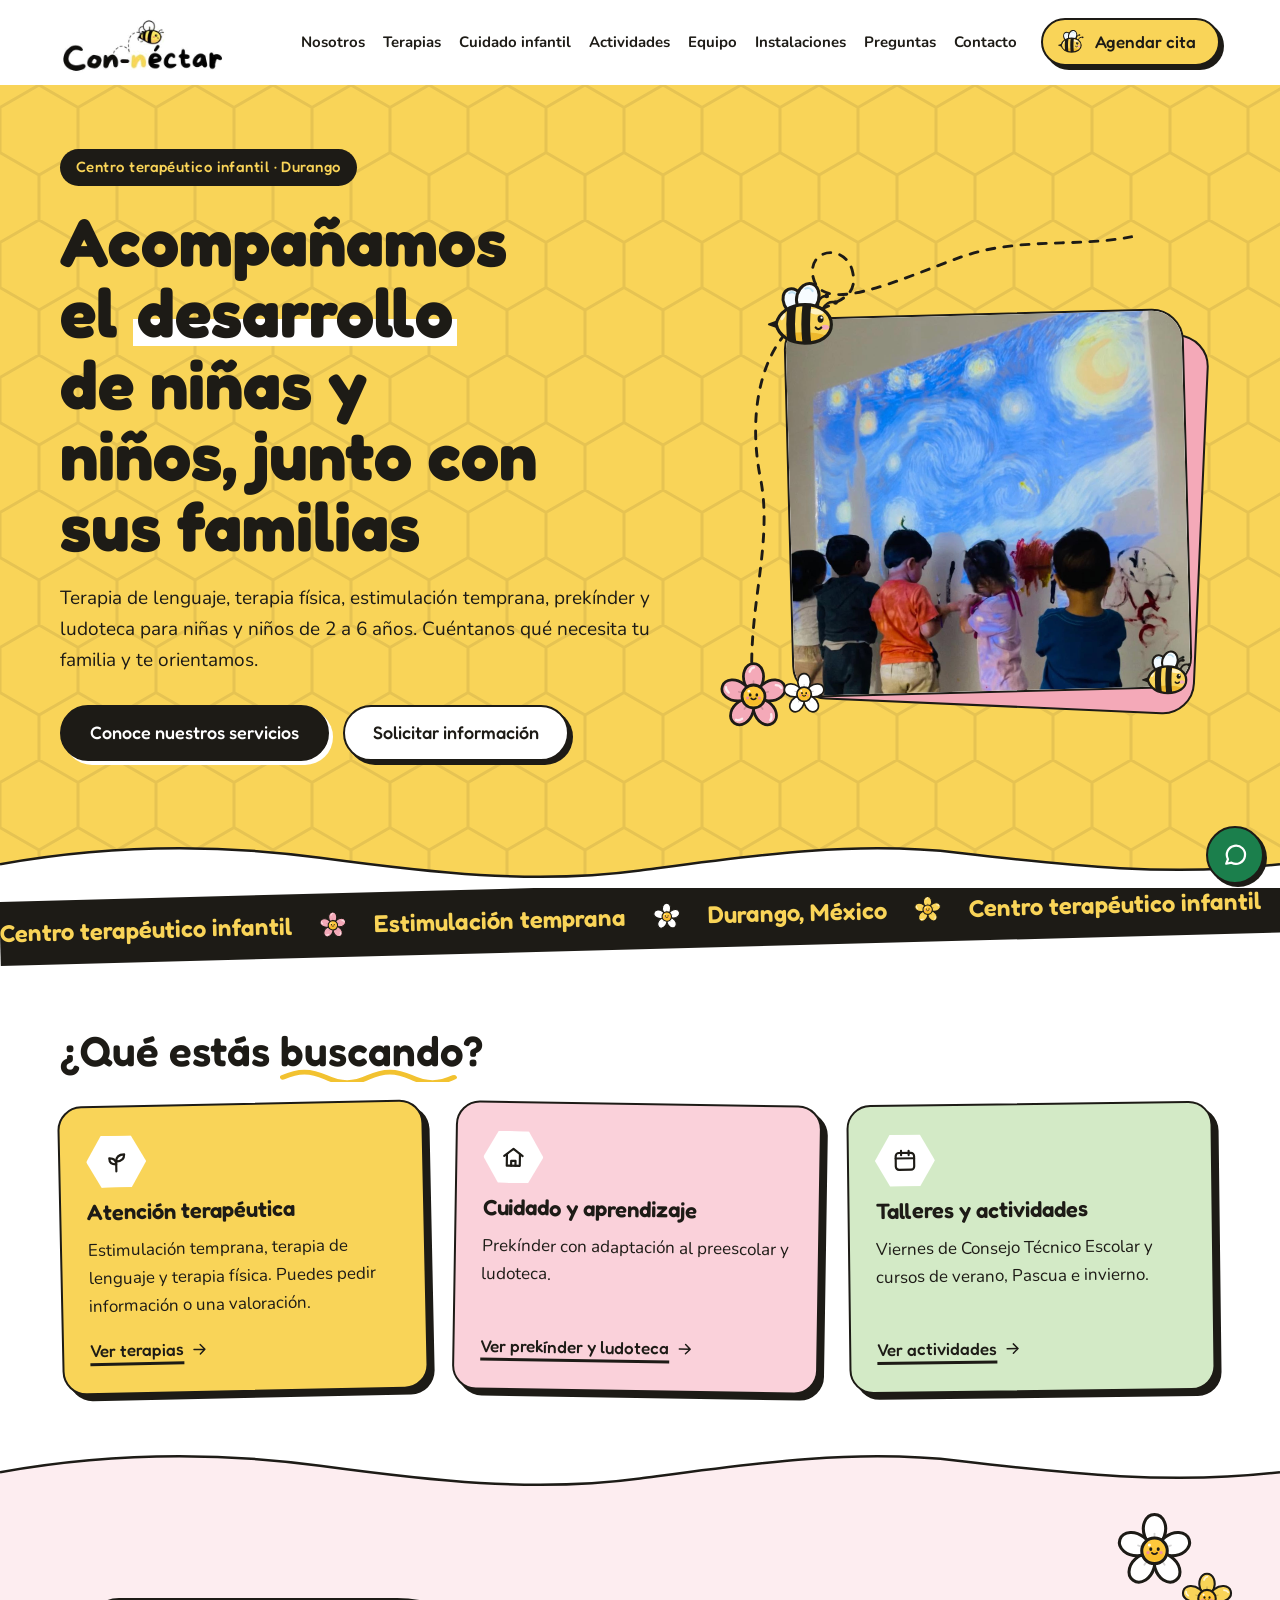
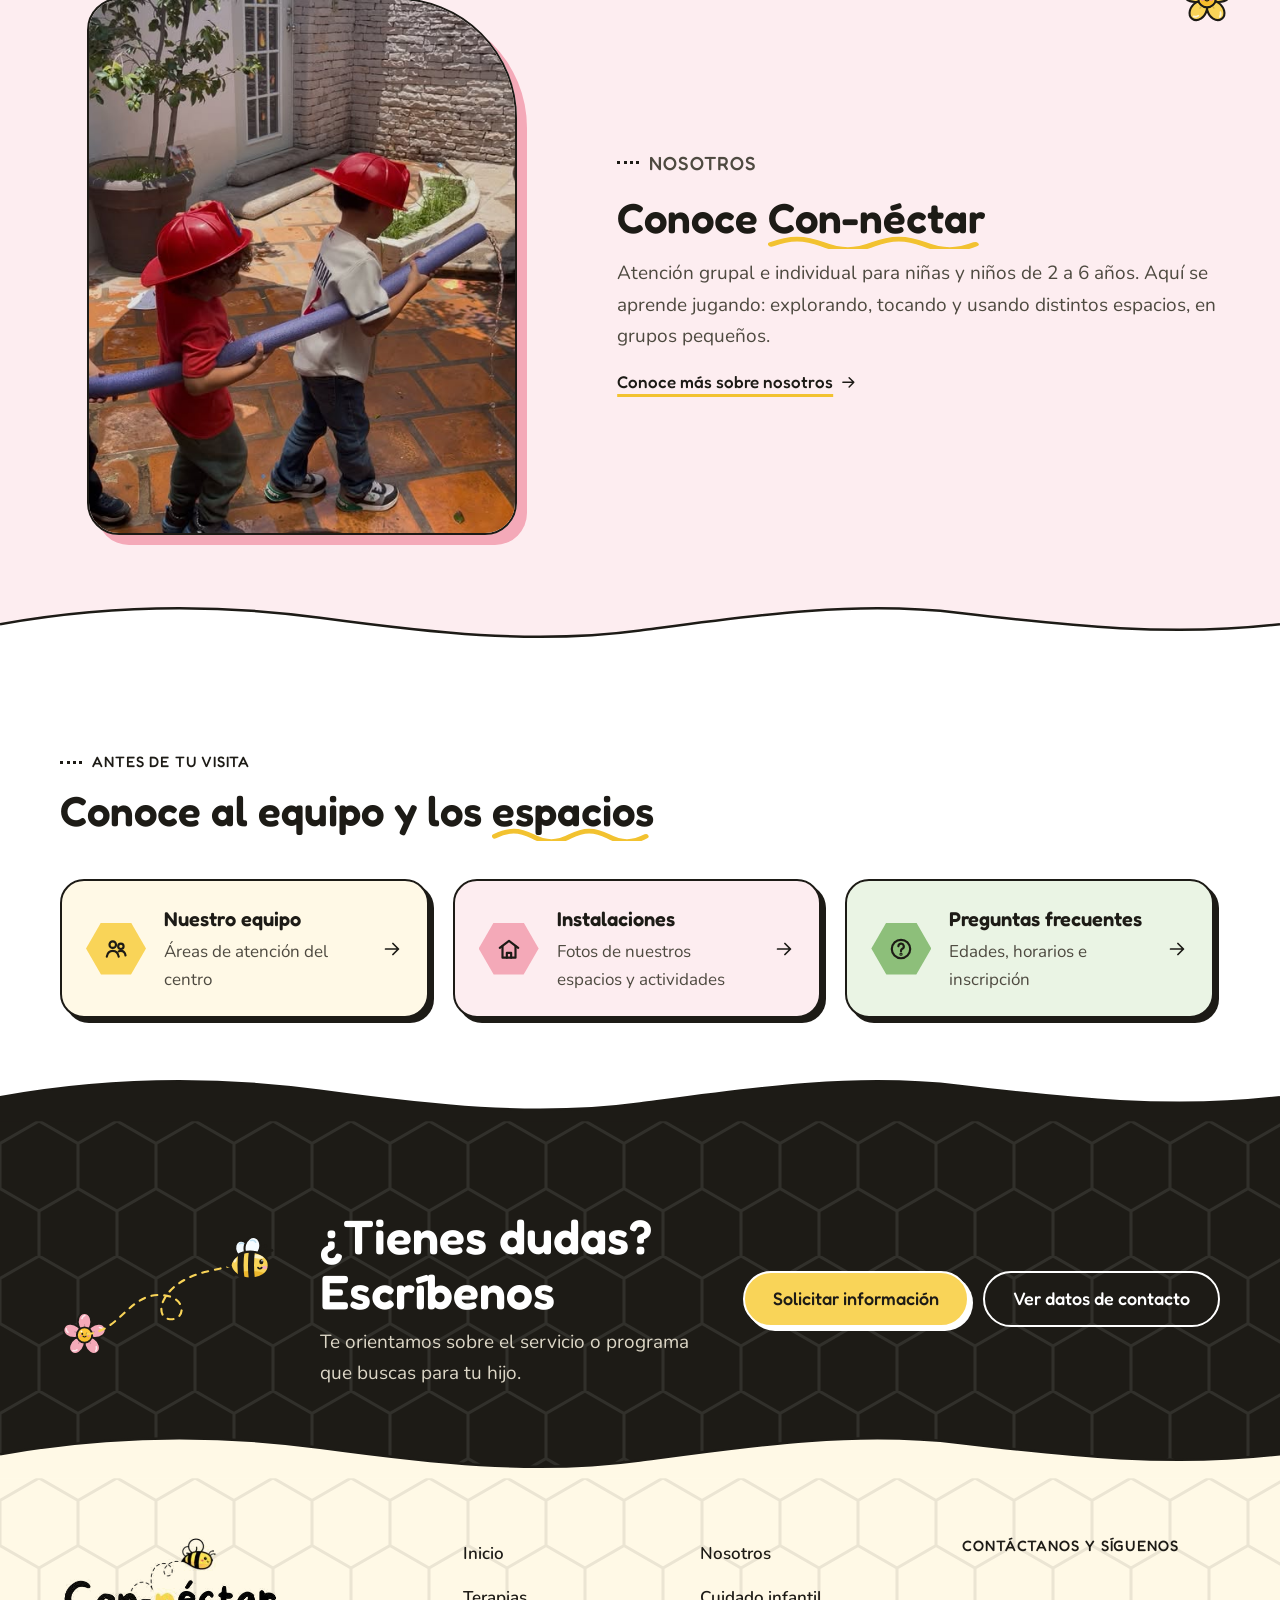
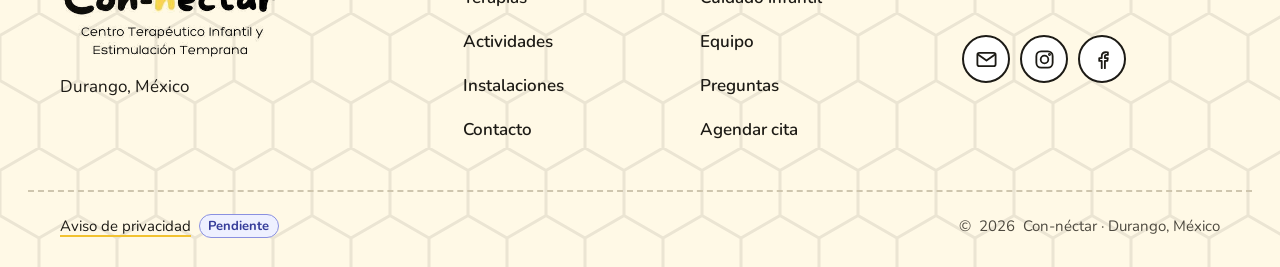
<file: index.html>
<!doctype html>
<html lang="es-MX" class="no-js">
<head>
  <meta charset="utf-8">
  <meta name="viewport" content="width=device-width, initial-scale=1, viewport-fit=cover">
  <title>Con-néctar | Centro terapéutico infantil y estimulación temprana en Durango</title>
  <meta name="description" content="Con-néctar es un centro terapéutico infantil y de estimulación temprana en Durango, México. Conoce nuestros servicios y escríbenos para solicitar información.">
  <!-- PENDIENTE: cuando exista dominio, agrega la URL canónica:
  <link rel="canonical" href="https://www.tu-dominio.mx/"> -->
  <meta property="og:type" content="website">
  <meta property="og:locale" content="es_MX">
  <meta property="og:site_name" content="Con-néctar">
  <meta property="og:title" content="Con-néctar | Centro terapéutico infantil y estimulación temprana en Durango">
  <meta property="og:description" content="Con-néctar es un centro terapéutico infantil y de estimulación temprana en Durango, México. Conoce nuestros servicios y escríbenos para solicitar información.">
  <meta name="theme-color" content="#F9D458">
  <link rel="icon" href="img/favicon.png" type="image/png">
  <link rel="preconnect" href="https://fonts.googleapis.com">
  <link rel="preconnect" href="https://fonts.gstatic.com" crossorigin>
  <link rel="stylesheet" href="https://fonts.googleapis.com/css2?family=Fredoka:wght@400;500;600;700&amp;family=Nunito:ital,wght@0,400;0,600;0,700;0,800;1,400&amp;display=swap">
  <link rel="stylesheet" href="styles.css">
  <script>document.documentElement.classList.replace('no-js', 'js');</script>
  <script src="script.js" defer></script>
  <!-- Datos estructurados: solo información pública del centro (ver FUENTES.md).
       Agrega postalCode y openingHours cuando se confirmen. -->
  <script type="application/ld+json">
  {
    "@context": "https://schema.org",
    "@type": "LocalBusiness",
    "name": "Con-néctar",
    "description": "Centro terapéutico infantil y de estimulación temprana en Durango, México.",
    "telephone": "+52 618 234 5266",
    "address": {
      "@type": "PostalAddress",
      "streetAddress": "Calle Río Aguanaval 506, Col. Valle del Sur",
      "addressLocality": "Durango",
      "addressRegion": "Durango",
      "addressCountry": "MX"
    },
    "sameAs": [
      "https://www.instagram.com/con.nectar.dgo/",
      "https://www.facebook.com/profile.php?id=61568894422427"
    ]
  }
  </script>
  <!-- PENDIENTE: imagen para compartir en redes (1200 x 630 px, sin menores sin autorización):
  <meta property="og:image" content="https://www.tu-dominio.mx/img/compartir.jpg"> -->
</head>
<body>
  <!-- Íconos reutilizables -->
  <svg class="sprite" aria-hidden="true" focusable="false">
    <defs>
      <!-- Silueta de la abeja: recorta sus rayas y brillos -->
      <clipPath id="abeja-silueta" clipPathUnits="userSpaceOnUse"><path d="M10 36.5C12 26.2 22.2 19.5 35 19.5c13.2 0 23 7.2 23 17.2S48.2 53 35 53C22.2 53 12 46.6 10 36.5Z"/></clipPath>
    </defs>
    <symbol id="i-abeja" viewBox="0 0 72 60">
      <g><ellipse cx="25" cy="16.5" rx="8.6" ry="11.2" transform="rotate(-24 25 16.5)" fill="#F3FAFF" stroke="#1D1B16" stroke-width="2.6"/><path d="M21.2 9.6c1.8-1.3 4-1.2 5.4.3" fill="none" stroke="#BFE0F2" stroke-width="1.8" stroke-linecap="round"/></g>
      <g><ellipse cx="37.5" cy="13.5" rx="9.6" ry="12.6" transform="rotate(16 37.5 13.5)" fill="#F7FCFF" stroke="#1D1B16" stroke-width="2.6"/><path d="M35.4 5.6c2.4-1 5.1-.2 6.3 2.1" fill="none" stroke="#BFE0F2" stroke-width="1.8" stroke-linecap="round"/></g>
      <path d="M11.8 33.6 3.6 36.6l8.2 2.8Z" fill="#1D1B16" stroke="#1D1B16" stroke-width="1.6" stroke-linejoin="round"/>
      <path d="M10 36.5C12 26.2 22.2 19.5 35 19.5c13.2 0 23 7.2 23 17.2S48.2 53 35 53C22.2 53 12 46.6 10 36.5Z" fill="#F9D458"/>
      <g clip-path="url(#abeja-silueta)"><ellipse cx="34" cy="53" rx="27" ry="9.5" fill="#EDB82C"/><ellipse cx="44.5" cy="25.6" rx="7" ry="2.4" transform="rotate(8 44.5 25.6)" fill="#FFF3C4"/><ellipse cx="15.8" cy="30" rx="1.6" ry="3.4" transform="rotate(28 15.8 30)" fill="#FFF3C4"/><path d="M20.6 16q-3.6 20.5 0 41h7.6q-3.6-20.5 0-41Z" fill="#1D1B16"/><path d="M33.4 16q-3 20.5 0 41H41q-3-20.5 0-41Z" fill="#1D1B16"/></g>
      <path d="M10 36.5C12 26.2 22.2 19.5 35 19.5c13.2 0 23 7.2 23 17.2S48.2 53 35 53C22.2 53 12 46.6 10 36.5Z" fill="none" stroke="#1D1B16" stroke-width="2.8" stroke-linejoin="round"/>
      <g fill="none" stroke="#1D1B16" stroke-width="2.3" stroke-linecap="round"><path d="M46.2 21.6c-.1-5.4 2.6-9.3 7-9.6"/><path d="M50.6 23.4c2.1-4.6 6-6.9 10.2-5.9"/><circle cx="54" cy="11.9" r="2" fill="#1D1B16" stroke="none"/><circle cx="61.6" cy="17.7" r="2" fill="#1D1B16" stroke="none"/></g>
      <g><ellipse cx="48.6" cy="32" rx="2.6" ry="3.2" fill="#1D1B16"/><circle cx="49.5" cy="30.8" r="1" fill="#FFFFFF"/></g>
      <ellipse cx="52.6" cy="39.2" rx="3.4" ry="2.2" fill="#F4A9B8"/>
      <path d="M44.4 39.4q2.4 2.7 4.8 0" fill="none" stroke="#1D1B16" stroke-width="2" stroke-linecap="round"/>
    </symbol>
    <symbol id="i-flor" viewBox="0 0 64 64">
      <g transform="rotate(0 32 32)"><path d="M32 30.5C24.5 26 21.6 15.8 24.2 9.4 26 5 29 3.5 32 3.5s6 1.5 7.8 5.9c2.6 6.4-.3 16.6-7.8 21.1Z" style="fill: var(--petalo, #FFFFFF)" stroke="#1D1B16" stroke-width="2.4" stroke-linejoin="round"/><path d="M28.6 10.5c.9-2.4 2.4-3.6 3.8-3.8" fill="none" stroke="#FFFFFF" stroke-width="2" stroke-linecap="round" opacity=".75"/><path d="M32 27.5v-9" fill="none" stroke="#1D1B16" stroke-width="1.4" stroke-linecap="round" opacity=".18"/></g>
      <g transform="rotate(72 32 32)"><path d="M32 30.5C24.5 26 21.6 15.8 24.2 9.4 26 5 29 3.5 32 3.5s6 1.5 7.8 5.9c2.6 6.4-.3 16.6-7.8 21.1Z" style="fill: var(--petalo, #FFFFFF)" stroke="#1D1B16" stroke-width="2.4" stroke-linejoin="round"/><path d="M28.6 10.5c.9-2.4 2.4-3.6 3.8-3.8" fill="none" stroke="#FFFFFF" stroke-width="2" stroke-linecap="round" opacity=".75"/><path d="M32 27.5v-9" fill="none" stroke="#1D1B16" stroke-width="1.4" stroke-linecap="round" opacity=".18"/></g>
      <g transform="rotate(144 32 32)"><path d="M32 30.5C24.5 26 21.6 15.8 24.2 9.4 26 5 29 3.5 32 3.5s6 1.5 7.8 5.9c2.6 6.4-.3 16.6-7.8 21.1Z" style="fill: var(--petalo, #FFFFFF)" stroke="#1D1B16" stroke-width="2.4" stroke-linejoin="round"/><path d="M28.6 10.5c.9-2.4 2.4-3.6 3.8-3.8" fill="none" stroke="#FFFFFF" stroke-width="2" stroke-linecap="round" opacity=".75"/><path d="M32 27.5v-9" fill="none" stroke="#1D1B16" stroke-width="1.4" stroke-linecap="round" opacity=".18"/></g>
      <g transform="rotate(216 32 32)"><path d="M32 30.5C24.5 26 21.6 15.8 24.2 9.4 26 5 29 3.5 32 3.5s6 1.5 7.8 5.9c2.6 6.4-.3 16.6-7.8 21.1Z" style="fill: var(--petalo, #FFFFFF)" stroke="#1D1B16" stroke-width="2.4" stroke-linejoin="round"/><path d="M28.6 10.5c.9-2.4 2.4-3.6 3.8-3.8" fill="none" stroke="#FFFFFF" stroke-width="2" stroke-linecap="round" opacity=".75"/><path d="M32 27.5v-9" fill="none" stroke="#1D1B16" stroke-width="1.4" stroke-linecap="round" opacity=".18"/></g>
      <g transform="rotate(288 32 32)"><path d="M32 30.5C24.5 26 21.6 15.8 24.2 9.4 26 5 29 3.5 32 3.5s6 1.5 7.8 5.9c2.6 6.4-.3 16.6-7.8 21.1Z" style="fill: var(--petalo, #FFFFFF)" stroke="#1D1B16" stroke-width="2.4" stroke-linejoin="round"/><path d="M28.6 10.5c.9-2.4 2.4-3.6 3.8-3.8" fill="none" stroke="#FFFFFF" stroke-width="2" stroke-linecap="round" opacity=".75"/><path d="M32 27.5v-9" fill="none" stroke="#1D1B16" stroke-width="1.4" stroke-linecap="round" opacity=".18"/></g>
      <circle cx="32" cy="32" r="10" fill="#FFC93C" stroke="#1D1B16" stroke-width="2.4"/>
      <ellipse cx="32" cy="35.6" rx="7.4" ry="4.2" fill="#F2B51E" opacity=".55"/>
      <ellipse cx="29.1" cy="30.6" rx="1.2" ry="1.5" fill="#1D1B16"/><ellipse cx="34.9" cy="30.6" rx="1.2" ry="1.5" fill="#1D1B16"/>
      <circle cx="26.9" cy="33.4" r="1.3" fill="#F28CA0"/><circle cx="37.1" cy="33.4" r="1.3" fill="#F28CA0"/>
      <path d="M30 33.6q2 2 4 0" fill="none" stroke="#1D1B16" stroke-width="1.4" stroke-linecap="round"/>
      <circle cx="28" cy="27.4" r="1.2" fill="#FFFFFF" opacity=".9"/>
    </symbol>
    <symbol id="i-brote" viewBox="0 0 24 24"><path d="M12 21v-9"/><path d="M12 12c0-4.2 2.9-6.6 7.5-6.6 0 4.3-3 6.6-7.5 6.6Z"/><path d="M12 14.5c0-3.4-2.4-5.6-6.3-5.6 0 3.5 2.5 5.6 6.3 5.6Z"/></symbol>
    <symbol id="i-casa" viewBox="0 0 24 24"><path d="M3.5 11 12 4.5l8.5 6.5"/><path d="M6 9.5V20h12V9.5"/><path d="M10 20v-4.5h4V20"/></symbol>
    <symbol id="i-calendario" viewBox="0 0 24 24"><rect x="3.5" y="5" width="17" height="15.5" rx="3"/><path d="M3.5 10h17M8.5 3v4M15.5 3v4"/></symbol>
    <symbol id="i-personas" viewBox="0 0 24 24"><circle cx="9" cy="8" r="3"/><circle cx="16.5" cy="9.5" r="2.5"/><path d="M3.5 19c.6-3.4 2.8-5.3 5.5-5.3s4.9 1.9 5.5 5.3"/><path d="M14.5 14.2c.6-.3 1.3-.5 2-.5 2.3 0 3.9 1.6 4.3 4.3"/></symbol>
    <symbol id="i-corazon" viewBox="0 0 24 24"><path d="M12 19.5s-7.5-4.4-7.5-9.6A4.1 4.1 0 0 1 12 7.6a4.1 4.1 0 0 1 7.5 2.3c0 5.2-7.5 9.6-7.5 9.6Z"/></symbol>
    <symbol id="i-movimiento" viewBox="0 0 24 24"><circle cx="12" cy="4.8" r="2"/><path d="M5 8.6 12 10l7-1.4M12 10v4.6M12 14.6 8.5 20.5M12 14.6l3.5 5.9"/></symbol>
    <symbol id="i-pregunta" viewBox="0 0 24 24"><circle cx="12" cy="12" r="8.5"/><path d="M9.6 9.5a2.5 2.5 0 1 1 3.6 2.3c-.8.4-1.2 1-1.2 1.8v.4"/><circle cx="12" cy="16.8" r=".5"/></symbol>
    <symbol id="i-flecha" viewBox="0 0 24 24"><path d="M5 12h14M13 6l6 6-6 6"/></symbol>
    <symbol id="i-mensaje" viewBox="0 0 24 24"><path d="M4.5 19.5 6 15.6A7.8 7.8 0 1 1 9 18.6l-4.5.9Z"/></symbol>
    <symbol id="i-telefono" viewBox="0 0 24 24"><path d="M5.5 3.8h3l1.6 4.1-2.1 1.5a11.5 11.5 0 0 0 6.6 6.6l1.5-2.1 4.1 1.6v3a2 2 0 0 1-2.1 2A15.6 15.6 0 0 1 3.5 5.9a2 2 0 0 1 2-2.1Z"/></symbol>
    <symbol id="i-reloj" viewBox="0 0 24 24"><circle cx="12" cy="12" r="8.5"/><path d="M12 7.5V12l3 2"/></symbol>
    <symbol id="i-ubicacion" viewBox="0 0 24 24"><path d="M12 21s-6.5-5.6-6.5-11a6.5 6.5 0 0 1 13 0c0 5.4-6.5 11-6.5 11Z"/><circle cx="12" cy="10" r="2.4"/></symbol>
    <symbol id="i-instagram" viewBox="0 0 24 24"><rect x="3.5" y="3.5" width="17" height="17" rx="5"/><circle cx="12" cy="12" r="4"/><circle cx="17.2" cy="6.8" r=".6"/></symbol>
    <symbol id="i-facebook" viewBox="0 0 24 24"><path d="M14.5 21v-7.5h2.6l.4-3h-3V8.7c0-.9.3-1.5 1.5-1.5h1.6V4.5a20 20 0 0 0-2.4-.1c-2.4 0-4 1.4-4 4.1v2h-2.6v3h2.6V21"/></symbol>
    <symbol id="i-ampliar" viewBox="0 0 24 24"><path d="M4 9V4h5M20 9V4h-5M4 15v5h5M20 15v5h-5"/></symbol>
    <symbol id="i-cerrar" viewBox="0 0 24 24"><path d="M6 6l12 12M18 6 6 18"/></symbol>
    <symbol id="i-anterior" viewBox="0 0 24 24"><path d="M15 5l-7 7 7 7"/></symbol>
    <symbol id="i-siguiente" viewBox="0 0 24 24"><path d="M9 5l7 7-7 7"/></symbol>
    <symbol id="i-mas" viewBox="0 0 24 24"><path d="M12 5v14M5 12h14"/></symbol>
  </svg>

  <a class="saltar" href="#contenido">Saltar al contenido</a>

<!-- ENCABEZADO: es igual en todas las páginas. Si cambias el menú, cámbialo en cada archivo. -->
  <header class="encabezado" data-encabezado>
    <div class="contenedor encabezado__barra">
      <a class="logo" href="index.html" data-logo>
        <img src="img/logo/con-nectar-nombre.png" alt="Con-néctar, ir al inicio" width="418" height="162">
        <!-- Estela y abejita del logotipo: la abejita recorre su estela al abrir la página,
             cada 15 segundos y al dar clic (ver script.js, sección "Logotipo") -->
        <svg class="logo__vuelo" viewBox="0 0 418 162" aria-hidden="true" focusable="false">
          <defs>
            <mask id="logo-mascara" maskUnits="userSpaceOnUse" x="0" y="0" width="418" height="162">
              <path d="M134.5 109C139 98 147 92 155 91.5C163 91 171 96 174 106C172.5 96 172 84 173.5 76C175 66 181 59 188 57.5C194 55.5 202 55 207 58C213 62 214 72 209 77.5C204 82 197 78 197 71C197 64 201 58 207 56C212 54 218 52 224 51.8L230 52" pathLength="1" fill="none" stroke="#FFFFFF" stroke-width="11" stroke-linecap="round" stroke-linejoin="round" stroke-dasharray="1 2">
                <animate data-logo-estela attributeName="stroke-dashoffset" values="1.05;0" dur="2.6s" begin="indefinite" fill="freeze" calcMode="spline" keyTimes="0;1" keySplines="0.45 0 0.35 1"/>
              </path>
            </mask>
          </defs>
          <image class="logo__estela" href="img/logo/con-nectar-estela.png" width="418" height="162" mask="url(#logo-mascara)"/>
          <g>
            <animateMotion data-logo-abeja dur="2.6s" begin="indefinite" fill="freeze" calcMode="spline" keyPoints="0;1" keyTimes="0;1" keySplines="0.45 0 0.35 1" path="M-95.5 57C-91 46 -83 40 -75 39.5C-67 39 -59 44 -56 54C-57.5 44 -58 32 -56.5 24C-55 14 -49 7 -42 5.5C-36 3.5 -28 3 -23 6C-17 10 -16 20 -21 25.5C-26 30 -33 26 -33 19C-33 12 -29 6 -23 4C-18 2 -12 0 -6 -0.2L0 0"/>
            <image class="logo__abeja" href="img/logo/con-nectar-abeja-logo.png" x="226" y="0" width="74" height="75"/>
          </g>
        </svg>
      </a>

      <nav class="nav" aria-label="Principal" data-nav>
        <button class="nav__boton" type="button" aria-expanded="false" aria-controls="menu-principal" data-nav-boton>
          <span class="nav__icono" aria-hidden="true"><span></span></span>
          <span>Menú</span>
        </button>
        <ul class="nav__lista" id="menu-principal">
          <li><a href="nosotros.html">Nosotros</a></li>
          <li><a href="servicios.html">Terapias</a></li>
          <li><a href="cuidado-y-aprendizaje.html">Cuidado infantil</a></li>
          <li><a href="talleres-y-actividades.html">Actividades</a></li>
          <li><a href="equipo.html">Equipo</a></li>
          <li><a href="instalaciones.html">Instalaciones</a></li>
          <li><a href="preguntas-frecuentes.html">Preguntas</a></li>
          <li><a href="contacto.html">Contacto</a></li>
          <li class="nav__cta"><a class="boton boton--primario" href="agendar-cita.html">Agendar cita</a></li>
        </ul>
      </nav>

      <a class="boton boton--primario encabezado__cta" href="agendar-cita.html"><svg class="boton__abeja" aria-hidden="true" focusable="false"><use href="#i-abeja"/></svg>Agendar cita</a>
    </div>
  </header>

  <main id="contenido">

    <section class="hero" aria-labelledby="hero-titulo">
      <div class="contenedor hero__grid">
        <div class="hero__texto">
          <p class="pastilla">Centro terapéutico infantil · Durango</p>
          <h1 id="hero-titulo">Acompañamos el <span class="resaltado resaltado--blanco">desarrollo</span> de niñas y niños, junto con sus familias</h1>
          <p class="hero__intro">Terapia de lenguaje, terapia física, estimulación temprana, prekínder y ludoteca para niñas y niños de 2 a 6 años. Cuéntanos qué necesita tu familia y te orientamos.</p>
          <div class="grupo-botones">
            <a class="boton boton--oscuro boton--grande" href="servicios.html">Conoce nuestros servicios</a>
            <a class="boton boton--secundario boton--grande" href="contacto.html" data-whatsapp>Solicitar información</a>
          </div>
        </div>

        <div class="hero__visual">
          <div class="hero__marco">
            <!-- FOTO PRINCIPAL: publicada por el centro en Facebook (ver FUENTES.md). -->
            <img class="hero__foto" src="img/centro/arte-en-el-centro.jpg" alt="Niñas y niños, de espaldas, pintan sobre una proyección de La noche estrellada de Van Gogh" width="1170" height="1558" fetchpriority="high">
          </div>
          <!-- Abeja del logotipo volando por su estela punteada -->
          <svg class="vuelo" viewBox="0 0 400 440" aria-hidden="true" focusable="false" data-vuelo>
            <defs>
              <mask id="mascara-estela" maskUnits="userSpaceOnUse" x="-20" y="-20" width="440" height="480">
                <path class="vuelo__revelado" d="M10 430C2 360 28 300 16 240 6 190 14 140 40 112c24-26 64-20 56-52-6-24-40-20-34 6 8 34 78 0 128-18 50-18 100-8 150-18" pathLength="1" fill="none" stroke="#FFFFFF" stroke-width="14" stroke-dasharray="1 1"/>
              </mask>
            </defs>
            <path id="ruta-abeja" class="estela" d="M10 430C2 360 28 300 16 240 6 190 14 140 40 112c24-26 64-20 56-52-6-24-40-20-34 6 8 34 78 0 128-18 50-18 100-8 150-18" mask="url(#mascara-estela)"/>
            <g class="flor flor--mece" style="--petalo: #F4A9B8" data-flor-visitada><use href="#i-flor" x="-22" y="398" width="64" height="64"/></g>
            <g class="flor flor--mece flor--lenta" style="--petalo: #FFFFFF"><use href="#i-flor" x="34" y="408" width="40" height="40"/></g>
            <g class="abeja-chica">
              <svg class="abeja-viva" x="346" y="390" width="50" height="42" viewBox="0 0 72 60" overflow="visible" data-abeja-juguetona>
                <g class="abeja__flotar"><g class="abeja__pirueta">
                  <circle class="abeja__zona" cx="36" cy="32" r="30" fill="#FFFFFF" fill-opacity="0"/>
                  <g class="abeja__ala abeja__ala--atras"><ellipse cx="25" cy="16.5" rx="8.6" ry="11.2" transform="rotate(-24 25 16.5)" fill="#F3FAFF" stroke="#1D1B16" stroke-width="2.6"/><path d="M21.2 9.6c1.8-1.3 4-1.2 5.4.3" fill="none" stroke="#BFE0F2" stroke-width="1.8" stroke-linecap="round"/></g>
                  <g class="abeja__ala abeja__ala--frente"><ellipse cx="37.5" cy="13.5" rx="9.6" ry="12.6" transform="rotate(16 37.5 13.5)" fill="#F7FCFF" stroke="#1D1B16" stroke-width="2.6"/><path d="M35.4 5.6c2.4-1 5.1-.2 6.3 2.1" fill="none" stroke="#BFE0F2" stroke-width="1.8" stroke-linecap="round"/></g>
                  <path d="M11.8 33.6 3.6 36.6l8.2 2.8Z" fill="#1D1B16" stroke="#1D1B16" stroke-width="1.6" stroke-linejoin="round"/>
                  <path d="M10 36.5C12 26.2 22.2 19.5 35 19.5c13.2 0 23 7.2 23 17.2S48.2 53 35 53C22.2 53 12 46.6 10 36.5Z" fill="#F9D458"/>
                  <g clip-path="url(#abeja-silueta)"><ellipse cx="34" cy="53" rx="27" ry="9.5" fill="#EDB82C"/><ellipse cx="44.5" cy="25.6" rx="7" ry="2.4" transform="rotate(8 44.5 25.6)" fill="#FFF3C4"/><ellipse cx="15.8" cy="30" rx="1.6" ry="3.4" transform="rotate(28 15.8 30)" fill="#FFF3C4"/><path d="M20.6 16q-3.6 20.5 0 41h7.6q-3.6-20.5 0-41Z" fill="#1D1B16"/><path d="M33.4 16q-3 20.5 0 41H41q-3-20.5 0-41Z" fill="#1D1B16"/></g>
                  <path d="M10 36.5C12 26.2 22.2 19.5 35 19.5c13.2 0 23 7.2 23 17.2S48.2 53 35 53C22.2 53 12 46.6 10 36.5Z" fill="none" stroke="#1D1B16" stroke-width="2.8" stroke-linejoin="round"/>
                  <g class="abeja__antenas" fill="none" stroke="#1D1B16" stroke-width="2.3" stroke-linecap="round"><path d="M46.2 21.6c-.1-5.4 2.6-9.3 7-9.6"/><path d="M50.6 23.4c2.1-4.6 6-6.9 10.2-5.9"/><circle cx="54" cy="11.9" r="2" fill="#1D1B16" stroke="none"/><circle cx="61.6" cy="17.7" r="2" fill="#1D1B16" stroke="none"/></g>
                  <g class="abeja__ojo"><ellipse cx="48.6" cy="32" rx="2.6" ry="3.2" fill="#1D1B16"/><circle cx="49.5" cy="30.8" r="1" fill="#FFFFFF"/></g>
                  <ellipse class="abeja__mejilla" cx="52.6" cy="39.2" rx="3.4" ry="2.2" fill="#F4A9B8"/>
                  <path class="abeja__sonrisa" d="M44.4 39.4q2.4 2.7 4.8 0" fill="none" stroke="#1D1B16" stroke-width="2" stroke-linecap="round"/>
                </g></g>
              </svg>
            </g>
            <g data-vuelo-abeja transform="translate(340 30)">
              <!-- Llegada: vuela una vez por la estela -->
              <animateMotion data-vuelo-ida dur="3.4s" begin="indefinite" fill="freeze" rotate="0"><mpath href="#ruta-abeja"/></animateMotion>
              <!-- Visita: regresa por la estela a la flor rosa, toma néctar y vuelve -->
              <animateMotion data-vuelo-visita dur="7s" begin="indefinite" fill="freeze" rotate="0" calcMode="spline" keyPoints="1;0.05;0.05;1" keyTimes="0;0.4;0.6;1" keySplines="0.45 0 0.55 1;0 0 1 1;0.45 0 0.55 1"><mpath href="#ruta-abeja"/></animateMotion>
              <svg class="abeja-viva" x="-36" y="-30" width="72" height="60" viewBox="0 0 72 60" overflow="visible" data-abeja-juguetona>
                <g class="abeja__direccion"><g class="abeja__flotar"><g class="abeja__pirueta">
                  <circle class="abeja__zona" cx="36" cy="32" r="30" fill="#FFFFFF" fill-opacity="0"/>
                  <g class="abeja__ala abeja__ala--atras"><ellipse cx="25" cy="16.5" rx="8.6" ry="11.2" transform="rotate(-24 25 16.5)" fill="#F3FAFF" stroke="#1D1B16" stroke-width="2.6"/><path d="M21.2 9.6c1.8-1.3 4-1.2 5.4.3" fill="none" stroke="#BFE0F2" stroke-width="1.8" stroke-linecap="round"/></g>
                  <g class="abeja__ala abeja__ala--frente"><ellipse cx="37.5" cy="13.5" rx="9.6" ry="12.6" transform="rotate(16 37.5 13.5)" fill="#F7FCFF" stroke="#1D1B16" stroke-width="2.6"/><path d="M35.4 5.6c2.4-1 5.1-.2 6.3 2.1" fill="none" stroke="#BFE0F2" stroke-width="1.8" stroke-linecap="round"/></g>
                  <path d="M11.8 33.6 3.6 36.6l8.2 2.8Z" fill="#1D1B16" stroke="#1D1B16" stroke-width="1.6" stroke-linejoin="round"/>
                  <path d="M10 36.5C12 26.2 22.2 19.5 35 19.5c13.2 0 23 7.2 23 17.2S48.2 53 35 53C22.2 53 12 46.6 10 36.5Z" fill="#F9D458"/>
                  <g clip-path="url(#abeja-silueta)"><ellipse cx="34" cy="53" rx="27" ry="9.5" fill="#EDB82C"/><ellipse cx="44.5" cy="25.6" rx="7" ry="2.4" transform="rotate(8 44.5 25.6)" fill="#FFF3C4"/><ellipse cx="15.8" cy="30" rx="1.6" ry="3.4" transform="rotate(28 15.8 30)" fill="#FFF3C4"/><path d="M20.6 16q-3.6 20.5 0 41h7.6q-3.6-20.5 0-41Z" fill="#1D1B16"/><path d="M33.4 16q-3 20.5 0 41H41q-3-20.5 0-41Z" fill="#1D1B16"/></g>
                  <path d="M10 36.5C12 26.2 22.2 19.5 35 19.5c13.2 0 23 7.2 23 17.2S48.2 53 35 53C22.2 53 12 46.6 10 36.5Z" fill="none" stroke="#1D1B16" stroke-width="2.8" stroke-linejoin="round"/>
                  <g class="abeja__antenas" fill="none" stroke="#1D1B16" stroke-width="2.3" stroke-linecap="round"><path d="M46.2 21.6c-.1-5.4 2.6-9.3 7-9.6"/><path d="M50.6 23.4c2.1-4.6 6-6.9 10.2-5.9"/><circle cx="54" cy="11.9" r="2" fill="#1D1B16" stroke="none"/><circle cx="61.6" cy="17.7" r="2" fill="#1D1B16" stroke="none"/></g>
                  <g class="abeja__ojo"><ellipse cx="48.6" cy="32" rx="2.6" ry="3.2" fill="#1D1B16"/><circle cx="49.5" cy="30.8" r="1" fill="#FFFFFF"/></g>
                  <ellipse class="abeja__mejilla" cx="52.6" cy="39.2" rx="3.4" ry="2.2" fill="#F4A9B8"/>
                  <path class="abeja__sonrisa" d="M44.4 39.4q2.4 2.7 4.8 0" fill="none" stroke="#1D1B16" stroke-width="2" stroke-linecap="round"/>
                </g></g></g>
              </svg>
            </g>
          </svg>
        </div>
      </div>
    </section>

    <!-- Guía rápida para distinguir las tres áreas -->
    <section class="seccion seccion--blanca seccion--guia" aria-labelledby="guia-titulo">
      <svg class="ola" viewBox="0 0 1440 64" preserveAspectRatio="none" aria-hidden="true" focusable="false">
        <path class="ola__relleno" d="M0 34C120 10 240 8 360 26s240 34 360 16 240-38 360-22 240 30 360 14V64H0Z"/>
        <path class="ola__linea" d="M0 34C120 10 240 8 360 26s240 34 360 16 240-38 360-22 240 30 360 14"/>
      </svg>
      <div class="cinta" aria-hidden="true">
        <div class="cinta__pista">
          <span>Centro terapéutico infantil</span><svg class="cinta__flor"><use href="#i-flor" style="--petalo: #F4A9B8"/></svg><span>Estimulación temprana</span><svg class="cinta__flor"><use href="#i-flor"/></svg><span>Durango, México</span><svg class="cinta__flor"><use href="#i-flor" style="--petalo: #F9D458"/></svg><span>Centro terapéutico infantil</span><svg class="cinta__flor"><use href="#i-flor" style="--petalo: #F4A9B8"/></svg><span>Estimulación temprana</span><svg class="cinta__flor"><use href="#i-flor"/></svg><span>Durango, México</span><svg class="cinta__flor"><use href="#i-flor" style="--petalo: #F9D458"/></svg>
        </div>
      </div>
      <div class="contenedor">
        <h2 class="guia__titulo" id="guia-titulo">¿Qué estás <span class="garabato">buscando</span>?</h2>
        <ul class="guia" role="list">
          <li class="guia__opcion guia__opcion--terapia">
            <span class="hex" aria-hidden="true"><svg class="icono" aria-hidden="true"><use href="#i-brote"/></svg></span>
            <h3>Atención terapéutica</h3>
            <p>Estimulación temprana, terapia de lenguaje y terapia física. Puedes pedir información o una valoración.</p>
            <a class="enlace-flecha" href="servicios.html">Ver terapias <svg class="icono" aria-hidden="true"><use href="#i-flecha"/></svg></a>
          </li>
          <li class="guia__opcion guia__opcion--cuidado">
            <span class="hex hex--rosa" aria-hidden="true"><svg class="icono" aria-hidden="true"><use href="#i-casa"/></svg></span>
            <h3>Cuidado y aprendizaje</h3>
            <p>Prekínder con adaptación al preescolar y ludoteca.</p>
            <a class="enlace-flecha" href="cuidado-y-aprendizaje.html">Ver prekínder y ludoteca <svg class="icono" aria-hidden="true"><use href="#i-flecha"/></svg></a>
          </li>
          <li class="guia__opcion guia__opcion--actividades">
            <span class="hex hex--hoja" aria-hidden="true"><svg class="icono" aria-hidden="true"><use href="#i-calendario"/></svg></span>
            <h3>Talleres y actividades</h3>
            <p>Viernes de Consejo Técnico Escolar y cursos de verano, Pascua e invierno.</p>
            <a class="enlace-flecha" href="talleres-y-actividades.html">Ver actividades <svg class="icono" aria-hidden="true"><use href="#i-flecha"/></svg></a>
          </li>
        </ul>
      </div>
    </section>

    <section class="seccion seccion--rosa" aria-labelledby="presentacion-titulo">
      <svg class="ola" viewBox="0 0 1440 64" preserveAspectRatio="none" aria-hidden="true" focusable="false">
        <path class="ola__relleno" d="M0 34C120 10 240 8 360 26s240 34 360 16 240-38 360-22 240 30 360 14V64H0Z"/>
        <path class="ola__linea" d="M0 34C120 10 240 8 360 26s240 34 360 16 240-38 360-22 240 30 360 14"/>
      </svg>
      <svg class="presentacion__flores" viewBox="0 0 120 120" aria-hidden="true" focusable="false">
        <g class="flor flor--mece" style="--petalo: #FFFFFF"><use href="#i-flor" x="10" y="6" width="70" height="70"/></g>
        <g class="flor flor--mece flor--lenta" style="--petalo: #F9D458"><use href="#i-flor" x="66" y="58" width="48" height="48"/></g>
      </svg>
      <div class="contenedor presentacion">
        <figure class="presentacion__imagen">
          <img src="img/centro/juego-en-el-patio.jpg" alt="Dos niños con cascos de bombero juegan con una manguera de espuma en el patio" width="512" height="640" loading="lazy" decoding="async">
        </figure>
        <div class="presentacion__texto">
          <p class="antetitulo">Nosotros</p>
          <h2 id="presentacion-titulo">Conoce <span class="garabato">Con-néctar</span></h2>
          <p>Atención grupal e individual para niñas y niños de 2 a 6 años. Aquí se aprende jugando: explorando, tocando y usando distintos espacios, en grupos pequeños.</p>
          <a class="enlace-flecha" href="nosotros.html">Conoce más sobre nosotros <svg class="icono" aria-hidden="true"><use href="#i-flecha"/></svg></a>
        </div>
      </div>
    </section>

    <section class="seccion seccion--blanca" aria-labelledby="explora-titulo">
      <svg class="ola" viewBox="0 0 1440 64" preserveAspectRatio="none" aria-hidden="true" focusable="false">
        <path class="ola__relleno" d="M0 34C120 10 240 8 360 26s240 34 360 16 240-38 360-22 240 30 360 14V64H0Z"/>
        <path class="ola__linea" d="M0 34C120 10 240 8 360 26s240 34 360 16 240-38 360-22 240 30 360 14"/>
      </svg>
      <div class="contenedor">
        <div class="encabezado-seccion">
          <p class="antetitulo">Antes de tu visita</p>
          <h2 id="explora-titulo">Conoce al equipo y los <span class="garabato">espacios</span></h2>
        </div>
        <ul class="explora" role="list">
          <li>
            <a class="explora__enlace" href="equipo.html">
              <span class="hex" aria-hidden="true"><svg class="icono" aria-hidden="true"><use href="#i-personas"/></svg></span>
              <span class="explora__texto"><strong>Nuestro equipo</strong><span>Áreas de atención del centro</span></span>
              <svg class="icono explora__flecha" aria-hidden="true"><use href="#i-flecha"/></svg>
            </a>
          </li>
          <li>
            <a class="explora__enlace" href="instalaciones.html">
              <span class="hex hex--rosa" aria-hidden="true"><svg class="icono" aria-hidden="true"><use href="#i-casa"/></svg></span>
              <span class="explora__texto"><strong>Instalaciones</strong><span>Fotos de nuestros espacios y actividades</span></span>
              <svg class="icono explora__flecha" aria-hidden="true"><use href="#i-flecha"/></svg>
            </a>
          </li>
          <li>
            <a class="explora__enlace" href="preguntas-frecuentes.html">
              <span class="hex hex--hoja" aria-hidden="true"><svg class="icono" aria-hidden="true"><use href="#i-pregunta"/></svg></span>
              <span class="explora__texto"><strong>Preguntas frecuentes</strong><span>Edades, horarios e inscripción</span></span>
              <svg class="icono explora__flecha" aria-hidden="true"><use href="#i-flecha"/></svg>
            </a>
          </li>
        </ul>
      </div>
    </section>
  </main>

  <!-- Banda de contacto: se repite al final de cada página -->
  <section class="banda" aria-labelledby="banda-titulo">
    <svg class="ola" viewBox="0 0 1440 64" preserveAspectRatio="none" aria-hidden="true" focusable="false">
        <path class="ola__relleno" d="M0 34C120 10 240 8 360 26s240 34 360 16 240-38 360-22 240 30 360 14V64H0Z"/>
        <path class="ola__linea" d="M0 34C120 10 240 8 360 26s240 34 360 16 240-38 360-22 240 30 360 14"/>
      </svg>
    <div class="contenedor banda__grid">
      <svg class="banda__decoracion" viewBox="0 0 260 150" aria-hidden="true" focusable="false">
        <g class="flor flor--mece" style="--petalo: #F4A9B8"><use href="#i-flor" x="0" y="88" width="58" height="58"/></g>
        <path class="estela estela--clara" d="M32 116c40-4 50-50 90-46 30 3 26 32 6 28-18-4-8-44 46-56 26-6 44-10 58-18"/>
        <svg class="abeja-viva" x="192" y="0" width="68" height="57" viewBox="0 0 72 60" overflow="visible" data-abeja-juguetona>
          <g class="abeja__flotar"><g class="abeja__pirueta">
            <circle class="abeja__zona" cx="36" cy="32" r="30" fill="#FFFFFF" fill-opacity="0"/>
            <g class="abeja__ala abeja__ala--atras"><ellipse cx="25" cy="16.5" rx="8.6" ry="11.2" transform="rotate(-24 25 16.5)" fill="#F3FAFF" stroke="#1D1B16" stroke-width="2.6"/><path d="M21.2 9.6c1.8-1.3 4-1.2 5.4.3" fill="none" stroke="#BFE0F2" stroke-width="1.8" stroke-linecap="round"/></g>
            <g class="abeja__ala abeja__ala--frente"><ellipse cx="37.5" cy="13.5" rx="9.6" ry="12.6" transform="rotate(16 37.5 13.5)" fill="#F7FCFF" stroke="#1D1B16" stroke-width="2.6"/><path d="M35.4 5.6c2.4-1 5.1-.2 6.3 2.1" fill="none" stroke="#BFE0F2" stroke-width="1.8" stroke-linecap="round"/></g>
            <path d="M11.8 33.6 3.6 36.6l8.2 2.8Z" fill="#1D1B16" stroke="#1D1B16" stroke-width="1.6" stroke-linejoin="round"/>
            <path d="M10 36.5C12 26.2 22.2 19.5 35 19.5c13.2 0 23 7.2 23 17.2S48.2 53 35 53C22.2 53 12 46.6 10 36.5Z" fill="#F9D458"/>
            <g clip-path="url(#abeja-silueta)"><ellipse cx="34" cy="53" rx="27" ry="9.5" fill="#EDB82C"/><ellipse cx="44.5" cy="25.6" rx="7" ry="2.4" transform="rotate(8 44.5 25.6)" fill="#FFF3C4"/><ellipse cx="15.8" cy="30" rx="1.6" ry="3.4" transform="rotate(28 15.8 30)" fill="#FFF3C4"/><path d="M20.6 16q-3.6 20.5 0 41h7.6q-3.6-20.5 0-41Z" fill="#1D1B16"/><path d="M33.4 16q-3 20.5 0 41H41q-3-20.5 0-41Z" fill="#1D1B16"/></g>
            <path d="M10 36.5C12 26.2 22.2 19.5 35 19.5c13.2 0 23 7.2 23 17.2S48.2 53 35 53C22.2 53 12 46.6 10 36.5Z" fill="none" stroke="#1D1B16" stroke-width="2.8" stroke-linejoin="round"/>
            <g class="abeja__antenas" fill="none" stroke="#1D1B16" stroke-width="2.3" stroke-linecap="round"><path d="M46.2 21.6c-.1-5.4 2.6-9.3 7-9.6"/><path d="M50.6 23.4c2.1-4.6 6-6.9 10.2-5.9"/><circle cx="54" cy="11.9" r="2" fill="#1D1B16" stroke="none"/><circle cx="61.6" cy="17.7" r="2" fill="#1D1B16" stroke="none"/></g>
            <g class="abeja__ojo"><ellipse cx="48.6" cy="32" rx="2.6" ry="3.2" fill="#1D1B16"/><circle cx="49.5" cy="30.8" r="1" fill="#FFFFFF"/></g>
            <ellipse class="abeja__mejilla" cx="52.6" cy="39.2" rx="3.4" ry="2.2" fill="#F4A9B8"/>
            <path class="abeja__sonrisa" d="M44.4 39.4q2.4 2.7 4.8 0" fill="none" stroke="#1D1B16" stroke-width="2" stroke-linecap="round"/>
          </g></g>
        </svg>
      </svg>
      <div class="banda__texto">
        <h2 id="banda-titulo">¿Tienes dudas? Escríbenos</h2>
        <p>Te orientamos sobre el servicio o programa que buscas para tu hijo.</p>
      </div>
      <div class="grupo-botones">
        <a class="boton boton--primario boton--grande" href="contacto.html" data-whatsapp>Solicitar información</a>
        <a class="boton boton--secundario boton--grande" href="contacto.html" data-mostrar-si="whatsapp" hidden>Ver datos de contacto</a>
      </div>
    </div>
  </section>

  <footer class="pie">
    <svg class="ola" viewBox="0 0 1440 64" preserveAspectRatio="none" aria-hidden="true" focusable="false">
        <path class="ola__relleno" d="M0 34C120 10 240 8 360 26s240 34 360 16 240-38 360-22 240 30 360 14V64H0Z"/>
        <path class="ola__linea" d="M0 34C120 10 240 8 360 26s240 34 360 16 240-38 360-22 240 30 360 14"/>
      </svg>
    <div class="contenedor pie__grid">
      <div class="pie__marca">
        <a href="index.html">
          <img src="img/logo/con-nectar-logo.png" alt="Con-néctar, Centro Terapéutico Infantil y Estimulación Temprana. Ir al inicio" width="418" height="243" loading="lazy" decoding="async">
        </a>
        <p>Durango, México</p>
      </div>

      <nav class="pie__nav" aria-label="Pie de página">
        <ul role="list">
          <li><a href="index.html">Inicio</a></li>
          <li><a href="nosotros.html">Nosotros</a></li>
          <li><a href="servicios.html">Terapias</a></li>
          <li><a href="cuidado-y-aprendizaje.html">Cuidado infantil</a></li>
          <li><a href="talleres-y-actividades.html">Actividades</a></li>
          <li><a href="equipo.html">Equipo</a></li>
          <li><a href="instalaciones.html">Instalaciones</a></li>
          <li><a href="preguntas-frecuentes.html">Preguntas</a></li>
          <li><a href="contacto.html">Contacto</a></li>
          <li><a href="agendar-cita.html">Agendar cita</a></li>
        </ul>
      </nav>

      <div class="pie__redes">
        <p class="pie__etiqueta">Contáctanos y síguenos</p>
        <a class="red red--icono" href="mailto:con.nectarcai@gmail.com" aria-label="Escribir por correo a Con-néctar"><svg class="icono" aria-hidden="true" viewBox="0 0 24 24"><rect x="2.5" y="5" width="19" height="14" rx="2"/><path d="m3.5 7 8.5 6 8.5-6"/></svg></a>
        <a class="red red--icono" aria-label="Abrir Instagram de Con-néctar" data-enlace="instagram" href="https://www.instagram.com/con.nectar.dgo/" target="_blank" rel="noopener">
          <svg class="icono" aria-hidden="true"><use href="#i-instagram"/></svg>
        </a>
        <a class="red red--icono" aria-label="Abrir Facebook de Con-néctar" data-enlace="facebook" href="https://www.facebook.com/profile.php?id=61568894422427" target="_blank" rel="noopener">
          <svg class="icono" aria-hidden="true"><use href="#i-facebook"/></svg>
        </a>
      </div>
    </div>

    <div class="contenedor pie__legal">
      <p><a href="aviso-de-privacidad.html">Aviso de privacidad</a> <span class="etiqueta-pendiente">Pendiente</span></p>
      <p>© <span data-anio>2026</span> Con-néctar · Durango, México</p>
    </div>
  </footer>
</body>
</html>
</file>
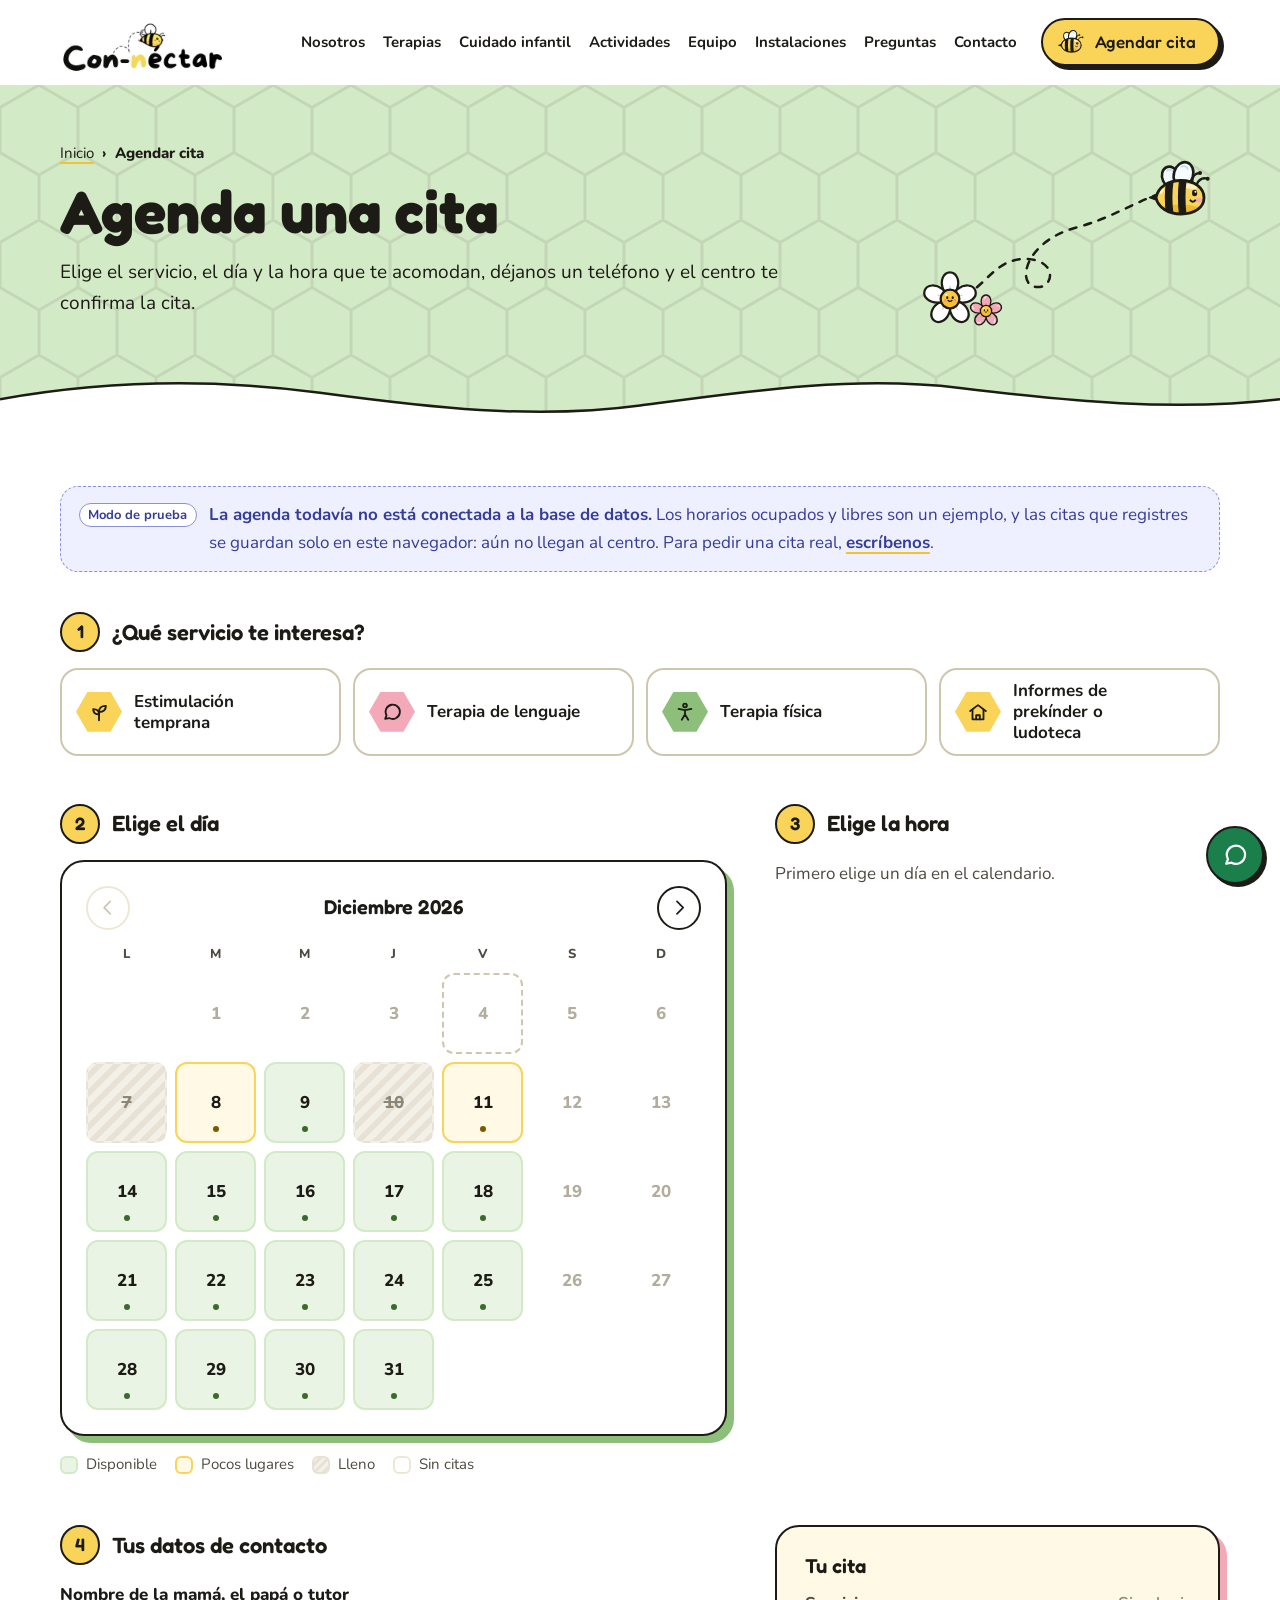
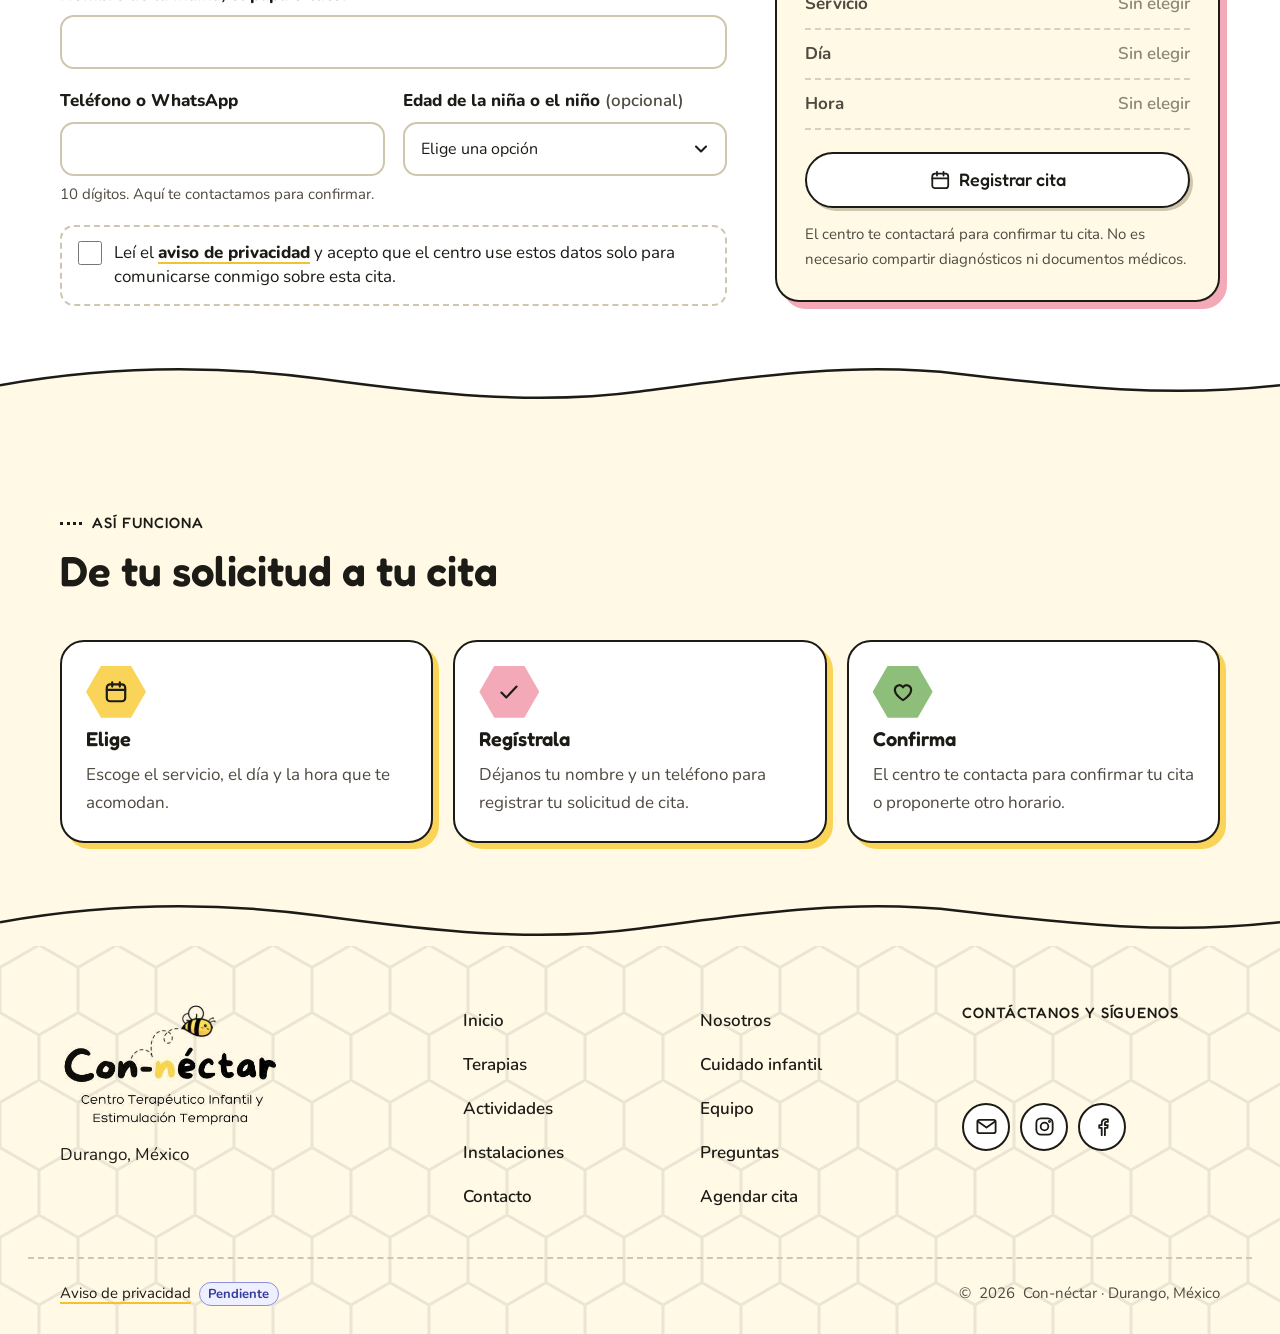
<file: agendar-cita.html>
<!doctype html>
<html lang="es-MX" class="no-js">
<head>
  <meta charset="utf-8">
  <meta name="viewport" content="width=device-width, initial-scale=1, viewport-fit=cover">
  <title>Agendar cita | Con-néctar Durango</title>
  <meta name="description" content="Elige el servicio, el día y la hora para solicitar una cita en Con-néctar, centro terapéutico infantil y de estimulación temprana en Durango.">
  <!-- PENDIENTE: cuando exista dominio, agrega la URL canónica:
  <link rel="canonical" href="https://www.tu-dominio.mx/agendar-cita.html"> -->
  <meta property="og:type" content="website">
  <meta property="og:locale" content="es_MX">
  <meta property="og:site_name" content="Con-néctar">
  <meta property="og:title" content="Agendar cita | Con-néctar Durango">
  <meta property="og:description" content="Elige el servicio, el día y la hora para solicitar una cita en Con-néctar, centro terapéutico infantil y de estimulación temprana en Durango.">
  <meta name="theme-color" content="#F9D458">
  <link rel="icon" href="img/favicon.png" type="image/png">
  <link rel="preconnect" href="https://fonts.googleapis.com">
  <link rel="preconnect" href="https://fonts.gstatic.com" crossorigin>
  <link rel="stylesheet" href="https://fonts.googleapis.com/css2?family=Fredoka:wght@400;500;600;700&amp;family=Nunito:ital,wght@0,400;0,600;0,700;0,800;1,400&amp;display=swap">
  <link rel="stylesheet" href="styles.css">
  <script>document.documentElement.classList.replace('no-js', 'js');</script>
  <script src="script.js" defer></script>
</head>
<body>
  <!-- Íconos reutilizables -->
  <svg class="sprite" aria-hidden="true" focusable="false">
    <defs>
      <!-- Silueta de la abeja: recorta sus rayas y brillos -->
      <clipPath id="abeja-silueta" clipPathUnits="userSpaceOnUse"><path d="M10 36.5C12 26.2 22.2 19.5 35 19.5c13.2 0 23 7.2 23 17.2S48.2 53 35 53C22.2 53 12 46.6 10 36.5Z"/></clipPath>
    </defs>
    <symbol id="i-abeja" viewBox="0 0 72 60">
      <g><ellipse cx="25" cy="16.5" rx="8.6" ry="11.2" transform="rotate(-24 25 16.5)" fill="#F3FAFF" stroke="#1D1B16" stroke-width="2.6"/><path d="M21.2 9.6c1.8-1.3 4-1.2 5.4.3" fill="none" stroke="#BFE0F2" stroke-width="1.8" stroke-linecap="round"/></g>
      <g><ellipse cx="37.5" cy="13.5" rx="9.6" ry="12.6" transform="rotate(16 37.5 13.5)" fill="#F7FCFF" stroke="#1D1B16" stroke-width="2.6"/><path d="M35.4 5.6c2.4-1 5.1-.2 6.3 2.1" fill="none" stroke="#BFE0F2" stroke-width="1.8" stroke-linecap="round"/></g>
      <path d="M11.8 33.6 3.6 36.6l8.2 2.8Z" fill="#1D1B16" stroke="#1D1B16" stroke-width="1.6" stroke-linejoin="round"/>
      <path d="M10 36.5C12 26.2 22.2 19.5 35 19.5c13.2 0 23 7.2 23 17.2S48.2 53 35 53C22.2 53 12 46.6 10 36.5Z" fill="#F9D458"/>
      <g clip-path="url(#abeja-silueta)"><ellipse cx="34" cy="53" rx="27" ry="9.5" fill="#EDB82C"/><ellipse cx="44.5" cy="25.6" rx="7" ry="2.4" transform="rotate(8 44.5 25.6)" fill="#FFF3C4"/><ellipse cx="15.8" cy="30" rx="1.6" ry="3.4" transform="rotate(28 15.8 30)" fill="#FFF3C4"/><path d="M20.6 16q-3.6 20.5 0 41h7.6q-3.6-20.5 0-41Z" fill="#1D1B16"/><path d="M33.4 16q-3 20.5 0 41H41q-3-20.5 0-41Z" fill="#1D1B16"/></g>
      <path d="M10 36.5C12 26.2 22.2 19.5 35 19.5c13.2 0 23 7.2 23 17.2S48.2 53 35 53C22.2 53 12 46.6 10 36.5Z" fill="none" stroke="#1D1B16" stroke-width="2.8" stroke-linejoin="round"/>
      <g fill="none" stroke="#1D1B16" stroke-width="2.3" stroke-linecap="round"><path d="M46.2 21.6c-.1-5.4 2.6-9.3 7-9.6"/><path d="M50.6 23.4c2.1-4.6 6-6.9 10.2-5.9"/><circle cx="54" cy="11.9" r="2" fill="#1D1B16" stroke="none"/><circle cx="61.6" cy="17.7" r="2" fill="#1D1B16" stroke="none"/></g>
      <g><ellipse cx="48.6" cy="32" rx="2.6" ry="3.2" fill="#1D1B16"/><circle cx="49.5" cy="30.8" r="1" fill="#FFFFFF"/></g>
      <ellipse cx="52.6" cy="39.2" rx="3.4" ry="2.2" fill="#F4A9B8"/>
      <path d="M44.4 39.4q2.4 2.7 4.8 0" fill="none" stroke="#1D1B16" stroke-width="2" stroke-linecap="round"/>
    </symbol>
    <symbol id="i-flor" viewBox="0 0 64 64">
      <g transform="rotate(0 32 32)"><path d="M32 30.5C24.5 26 21.6 15.8 24.2 9.4 26 5 29 3.5 32 3.5s6 1.5 7.8 5.9c2.6 6.4-.3 16.6-7.8 21.1Z" style="fill: var(--petalo, #FFFFFF)" stroke="#1D1B16" stroke-width="2.4" stroke-linejoin="round"/><path d="M28.6 10.5c.9-2.4 2.4-3.6 3.8-3.8" fill="none" stroke="#FFFFFF" stroke-width="2" stroke-linecap="round" opacity=".75"/><path d="M32 27.5v-9" fill="none" stroke="#1D1B16" stroke-width="1.4" stroke-linecap="round" opacity=".18"/></g>
      <g transform="rotate(72 32 32)"><path d="M32 30.5C24.5 26 21.6 15.8 24.2 9.4 26 5 29 3.5 32 3.5s6 1.5 7.8 5.9c2.6 6.4-.3 16.6-7.8 21.1Z" style="fill: var(--petalo, #FFFFFF)" stroke="#1D1B16" stroke-width="2.4" stroke-linejoin="round"/><path d="M28.6 10.5c.9-2.4 2.4-3.6 3.8-3.8" fill="none" stroke="#FFFFFF" stroke-width="2" stroke-linecap="round" opacity=".75"/><path d="M32 27.5v-9" fill="none" stroke="#1D1B16" stroke-width="1.4" stroke-linecap="round" opacity=".18"/></g>
      <g transform="rotate(144 32 32)"><path d="M32 30.5C24.5 26 21.6 15.8 24.2 9.4 26 5 29 3.5 32 3.5s6 1.5 7.8 5.9c2.6 6.4-.3 16.6-7.8 21.1Z" style="fill: var(--petalo, #FFFFFF)" stroke="#1D1B16" stroke-width="2.4" stroke-linejoin="round"/><path d="M28.6 10.5c.9-2.4 2.4-3.6 3.8-3.8" fill="none" stroke="#FFFFFF" stroke-width="2" stroke-linecap="round" opacity=".75"/><path d="M32 27.5v-9" fill="none" stroke="#1D1B16" stroke-width="1.4" stroke-linecap="round" opacity=".18"/></g>
      <g transform="rotate(216 32 32)"><path d="M32 30.5C24.5 26 21.6 15.8 24.2 9.4 26 5 29 3.5 32 3.5s6 1.5 7.8 5.9c2.6 6.4-.3 16.6-7.8 21.1Z" style="fill: var(--petalo, #FFFFFF)" stroke="#1D1B16" stroke-width="2.4" stroke-linejoin="round"/><path d="M28.6 10.5c.9-2.4 2.4-3.6 3.8-3.8" fill="none" stroke="#FFFFFF" stroke-width="2" stroke-linecap="round" opacity=".75"/><path d="M32 27.5v-9" fill="none" stroke="#1D1B16" stroke-width="1.4" stroke-linecap="round" opacity=".18"/></g>
      <g transform="rotate(288 32 32)"><path d="M32 30.5C24.5 26 21.6 15.8 24.2 9.4 26 5 29 3.5 32 3.5s6 1.5 7.8 5.9c2.6 6.4-.3 16.6-7.8 21.1Z" style="fill: var(--petalo, #FFFFFF)" stroke="#1D1B16" stroke-width="2.4" stroke-linejoin="round"/><path d="M28.6 10.5c.9-2.4 2.4-3.6 3.8-3.8" fill="none" stroke="#FFFFFF" stroke-width="2" stroke-linecap="round" opacity=".75"/><path d="M32 27.5v-9" fill="none" stroke="#1D1B16" stroke-width="1.4" stroke-linecap="round" opacity=".18"/></g>
      <circle cx="32" cy="32" r="10" fill="#FFC93C" stroke="#1D1B16" stroke-width="2.4"/>
      <ellipse cx="32" cy="35.6" rx="7.4" ry="4.2" fill="#F2B51E" opacity=".55"/>
      <ellipse cx="29.1" cy="30.6" rx="1.2" ry="1.5" fill="#1D1B16"/><ellipse cx="34.9" cy="30.6" rx="1.2" ry="1.5" fill="#1D1B16"/>
      <circle cx="26.9" cy="33.4" r="1.3" fill="#F28CA0"/><circle cx="37.1" cy="33.4" r="1.3" fill="#F28CA0"/>
      <path d="M30 33.6q2 2 4 0" fill="none" stroke="#1D1B16" stroke-width="1.4" stroke-linecap="round"/>
      <circle cx="28" cy="27.4" r="1.2" fill="#FFFFFF" opacity=".9"/>
    </symbol>
    <symbol id="i-brote" viewBox="0 0 24 24"><path d="M12 21v-9"/><path d="M12 12c0-4.2 2.9-6.6 7.5-6.6 0 4.3-3 6.6-7.5 6.6Z"/><path d="M12 14.5c0-3.4-2.4-5.6-6.3-5.6 0 3.5 2.5 5.6 6.3 5.6Z"/></symbol>
    <symbol id="i-casa" viewBox="0 0 24 24"><path d="M3.5 11 12 4.5l8.5 6.5"/><path d="M6 9.5V20h12V9.5"/><path d="M10 20v-4.5h4V20"/></symbol>
    <symbol id="i-calendario" viewBox="0 0 24 24"><rect x="3.5" y="5" width="17" height="15.5" rx="3"/><path d="M3.5 10h17M8.5 3v4M15.5 3v4"/></symbol>
    <symbol id="i-personas" viewBox="0 0 24 24"><circle cx="9" cy="8" r="3"/><circle cx="16.5" cy="9.5" r="2.5"/><path d="M3.5 19c.6-3.4 2.8-5.3 5.5-5.3s4.9 1.9 5.5 5.3"/><path d="M14.5 14.2c.6-.3 1.3-.5 2-.5 2.3 0 3.9 1.6 4.3 4.3"/></symbol>
    <symbol id="i-corazon" viewBox="0 0 24 24"><path d="M12 19.5s-7.5-4.4-7.5-9.6A4.1 4.1 0 0 1 12 7.6a4.1 4.1 0 0 1 7.5 2.3c0 5.2-7.5 9.6-7.5 9.6Z"/></symbol>
    <symbol id="i-movimiento" viewBox="0 0 24 24"><circle cx="12" cy="4.8" r="2"/><path d="M5 8.6 12 10l7-1.4M12 10v4.6M12 14.6 8.5 20.5M12 14.6l3.5 5.9"/></symbol>
    <symbol id="i-pregunta" viewBox="0 0 24 24"><circle cx="12" cy="12" r="8.5"/><path d="M9.6 9.5a2.5 2.5 0 1 1 3.6 2.3c-.8.4-1.2 1-1.2 1.8v.4"/><circle cx="12" cy="16.8" r=".5"/></symbol>
    <symbol id="i-flecha" viewBox="0 0 24 24"><path d="M5 12h14M13 6l6 6-6 6"/></symbol>
    <symbol id="i-mensaje" viewBox="0 0 24 24"><path d="M4.5 19.5 6 15.6A7.8 7.8 0 1 1 9 18.6l-4.5.9Z"/></symbol>
    <symbol id="i-telefono" viewBox="0 0 24 24"><path d="M5.5 3.8h3l1.6 4.1-2.1 1.5a11.5 11.5 0 0 0 6.6 6.6l1.5-2.1 4.1 1.6v3a2 2 0 0 1-2.1 2A15.6 15.6 0 0 1 3.5 5.9a2 2 0 0 1 2-2.1Z"/></symbol>
    <symbol id="i-reloj" viewBox="0 0 24 24"><circle cx="12" cy="12" r="8.5"/><path d="M12 7.5V12l3 2"/></symbol>
    <symbol id="i-ubicacion" viewBox="0 0 24 24"><path d="M12 21s-6.5-5.6-6.5-11a6.5 6.5 0 0 1 13 0c0 5.4-6.5 11-6.5 11Z"/><circle cx="12" cy="10" r="2.4"/></symbol>
    <symbol id="i-instagram" viewBox="0 0 24 24"><rect x="3.5" y="3.5" width="17" height="17" rx="5"/><circle cx="12" cy="12" r="4"/><circle cx="17.2" cy="6.8" r=".6"/></symbol>
    <symbol id="i-facebook" viewBox="0 0 24 24"><path d="M14.5 21v-7.5h2.6l.4-3h-3V8.7c0-.9.3-1.5 1.5-1.5h1.6V4.5a20 20 0 0 0-2.4-.1c-2.4 0-4 1.4-4 4.1v2h-2.6v3h2.6V21"/></symbol>
    <symbol id="i-ampliar" viewBox="0 0 24 24"><path d="M4 9V4h5M20 9V4h-5M4 15v5h5M20 15v5h-5"/></symbol>
    <symbol id="i-cerrar" viewBox="0 0 24 24"><path d="M6 6l12 12M18 6 6 18"/></symbol>
    <symbol id="i-anterior" viewBox="0 0 24 24"><path d="M15 5l-7 7 7 7"/></symbol>
    <symbol id="i-siguiente" viewBox="0 0 24 24"><path d="M9 5l7 7-7 7"/></symbol>
    <symbol id="i-listo" viewBox="0 0 24 24"><path d="M5 12.5 9.5 17 19 7"/></symbol>
    <symbol id="i-mas" viewBox="0 0 24 24"><path d="M12 5v14M5 12h14"/></symbol>
  </svg>

  <a class="saltar" href="#contenido">Saltar al contenido</a>

<!-- ENCABEZADO: es igual en todas las páginas. Si cambias el menú, cámbialo en cada archivo. -->
  <header class="encabezado" data-encabezado>
    <div class="contenedor encabezado__barra">
      <a class="logo" href="index.html" data-logo>
        <img src="img/logo/con-nectar-nombre.png" alt="Con-néctar, ir al inicio" width="418" height="162">
        <!-- Estela y abejita del logotipo: la abejita recorre su estela al abrir la página,
             cada 15 segundos y al dar clic (ver script.js, sección "Logotipo") -->
        <svg class="logo__vuelo" viewBox="0 0 418 162" aria-hidden="true" focusable="false">
          <defs>
            <mask id="logo-mascara" maskUnits="userSpaceOnUse" x="0" y="0" width="418" height="162">
              <path d="M134.5 109C139 98 147 92 155 91.5C163 91 171 96 174 106C172.5 96 172 84 173.5 76C175 66 181 59 188 57.5C194 55.5 202 55 207 58C213 62 214 72 209 77.5C204 82 197 78 197 71C197 64 201 58 207 56C212 54 218 52 224 51.8L230 52" pathLength="1" fill="none" stroke="#FFFFFF" stroke-width="11" stroke-linecap="round" stroke-linejoin="round" stroke-dasharray="1 2">
                <animate data-logo-estela attributeName="stroke-dashoffset" values="1.05;0" dur="2.6s" begin="indefinite" fill="freeze" calcMode="spline" keyTimes="0;1" keySplines="0.45 0 0.35 1"/>
              </path>
            </mask>
          </defs>
          <image class="logo__estela" href="img/logo/con-nectar-estela.png" width="418" height="162" mask="url(#logo-mascara)"/>
          <g>
            <animateMotion data-logo-abeja dur="2.6s" begin="indefinite" fill="freeze" calcMode="spline" keyPoints="0;1" keyTimes="0;1" keySplines="0.45 0 0.35 1" path="M-95.5 57C-91 46 -83 40 -75 39.5C-67 39 -59 44 -56 54C-57.5 44 -58 32 -56.5 24C-55 14 -49 7 -42 5.5C-36 3.5 -28 3 -23 6C-17 10 -16 20 -21 25.5C-26 30 -33 26 -33 19C-33 12 -29 6 -23 4C-18 2 -12 0 -6 -0.2L0 0"/>
            <image class="logo__abeja" href="img/logo/con-nectar-abeja-logo.png" x="226" y="0" width="74" height="75"/>
          </g>
        </svg>
      </a>

      <nav class="nav" aria-label="Principal" data-nav>
        <button class="nav__boton" type="button" aria-expanded="false" aria-controls="menu-principal" data-nav-boton>
          <span class="nav__icono" aria-hidden="true"><span></span></span>
          <span>Menú</span>
        </button>
        <ul class="nav__lista" id="menu-principal">
          <li><a href="nosotros.html">Nosotros</a></li>
          <li><a href="servicios.html">Terapias</a></li>
          <li><a href="cuidado-y-aprendizaje.html">Cuidado infantil</a></li>
          <li><a href="talleres-y-actividades.html">Actividades</a></li>
          <li><a href="equipo.html">Equipo</a></li>
          <li><a href="instalaciones.html">Instalaciones</a></li>
          <li><a href="preguntas-frecuentes.html">Preguntas</a></li>
          <li><a href="contacto.html">Contacto</a></li>
          <li class="nav__cta"><a class="boton boton--primario" href="agendar-cita.html" aria-current="page">Agendar cita</a></li>
        </ul>
      </nav>

      <a class="boton boton--primario encabezado__cta" href="agendar-cita.html" aria-current="page"><svg class="boton__abeja" aria-hidden="true" focusable="false"><use href="#i-abeja"/></svg>Agendar cita</a>
    </div>
  </header>

  <main id="contenido">
    <div class="cabecera cabecera--hoja">
      <div class="contenedor">
        <div class="cabecera__grid">
          <div class="cabecera__texto">
            <nav class="migas" aria-label="Ruta de navegación">
              <ol>
                <li><a href="index.html">Inicio</a></li>
                <li><span aria-current="page">Agendar cita</span></li>
              </ol>
            </nav>
            <h1>Agenda una cita</h1>
            <p class="cabecera__intro">Elige el servicio, el día y la hora que te acomodan, déjanos un teléfono y el centro te confirma la cita.</p>
          </div>
          <svg class="cabecera__decoracion" viewBox="0 0 300 170" aria-hidden="true" focusable="false">
            <defs>
              <mask id="mascara-cabecera" maskUnits="userSpaceOnUse" x="-10" y="-10" width="320" height="190">
                <path class="cabecera__revelado" d="M30 138C64 136 70 96 108 98c30 2 26 30 8 28-20-2-12-46 42-60 30-8 52-22 78-32" pathLength="1" fill="none" stroke="#FFFFFF" stroke-width="14" stroke-dasharray="1 1"/>
              </mask>
            </defs>
            <path class="estela" d="M30 138C64 136 70 96 108 98c30 2 26 30 8 28-20-2-12-46 42-60 30-8 52-22 78-32" mask="url(#mascara-cabecera)"/>
            <g class="flor flor--mece" style="--petalo: #FFFFFF"><use href="#i-flor" x="0" y="108" width="60" height="60"/></g>
            <g class="flor flor--mece flor--lenta" style="--petalo: #F4A9B8"><use href="#i-flor" x="48" y="132" width="36" height="36"/></g>
            <g class="cabecera__abeja">
              <svg class="abeja-viva" x="226" y="0" width="72" height="60" viewBox="0 0 72 60" overflow="visible" data-abeja-juguetona>
                <g class="abeja__flotar"><g class="abeja__pirueta">
                  <circle class="abeja__zona" cx="36" cy="32" r="30" fill="#FFFFFF" fill-opacity="0"/>
                  <g class="abeja__ala abeja__ala--atras"><ellipse cx="25" cy="16.5" rx="8.6" ry="11.2" transform="rotate(-24 25 16.5)" fill="#F3FAFF" stroke="#1D1B16" stroke-width="2.6"/><path d="M21.2 9.6c1.8-1.3 4-1.2 5.4.3" fill="none" stroke="#BFE0F2" stroke-width="1.8" stroke-linecap="round"/></g>
                  <g class="abeja__ala abeja__ala--frente"><ellipse cx="37.5" cy="13.5" rx="9.6" ry="12.6" transform="rotate(16 37.5 13.5)" fill="#F7FCFF" stroke="#1D1B16" stroke-width="2.6"/><path d="M35.4 5.6c2.4-1 5.1-.2 6.3 2.1" fill="none" stroke="#BFE0F2" stroke-width="1.8" stroke-linecap="round"/></g>
                  <path d="M11.8 33.6 3.6 36.6l8.2 2.8Z" fill="#1D1B16" stroke="#1D1B16" stroke-width="1.6" stroke-linejoin="round"/>
                  <path d="M10 36.5C12 26.2 22.2 19.5 35 19.5c13.2 0 23 7.2 23 17.2S48.2 53 35 53C22.2 53 12 46.6 10 36.5Z" fill="#F9D458"/>
                  <g clip-path="url(#abeja-silueta)"><ellipse cx="34" cy="53" rx="27" ry="9.5" fill="#EDB82C"/><ellipse cx="44.5" cy="25.6" rx="7" ry="2.4" transform="rotate(8 44.5 25.6)" fill="#FFF3C4"/><ellipse cx="15.8" cy="30" rx="1.6" ry="3.4" transform="rotate(28 15.8 30)" fill="#FFF3C4"/><path d="M20.6 16q-3.6 20.5 0 41h7.6q-3.6-20.5 0-41Z" fill="#1D1B16"/><path d="M33.4 16q-3 20.5 0 41H41q-3-20.5 0-41Z" fill="#1D1B16"/></g>
                  <path d="M10 36.5C12 26.2 22.2 19.5 35 19.5c13.2 0 23 7.2 23 17.2S48.2 53 35 53C22.2 53 12 46.6 10 36.5Z" fill="none" stroke="#1D1B16" stroke-width="2.8" stroke-linejoin="round"/>
                  <g class="abeja__antenas" fill="none" stroke="#1D1B16" stroke-width="2.3" stroke-linecap="round"><path d="M46.2 21.6c-.1-5.4 2.6-9.3 7-9.6"/><path d="M50.6 23.4c2.1-4.6 6-6.9 10.2-5.9"/><circle cx="54" cy="11.9" r="2" fill="#1D1B16" stroke="none"/><circle cx="61.6" cy="17.7" r="2" fill="#1D1B16" stroke="none"/></g>
                  <g class="abeja__ojo"><ellipse cx="48.6" cy="32" rx="2.6" ry="3.2" fill="#1D1B16"/><circle cx="49.5" cy="30.8" r="1" fill="#FFFFFF"/></g>
                  <ellipse class="abeja__mejilla" cx="52.6" cy="39.2" rx="3.4" ry="2.2" fill="#F4A9B8"/>
                  <path class="abeja__sonrisa" d="M44.4 39.4q2.4 2.7 4.8 0" fill="none" stroke="#1D1B16" stroke-width="2" stroke-linecap="round"/>
                </g></g>
              </svg>
            </g>
          </svg>
        </div>
      </div>
      <svg class="ola ola--abajo" viewBox="0 0 1440 64" preserveAspectRatio="none" aria-hidden="true" focusable="false">
        <path class="ola__relleno" d="M0 34C120 10 240 8 360 26s240 34 360 16 240-38 360-22 240 30 360 14V64H0Z"/>
        <path class="ola__linea" d="M0 34C120 10 240 8 360 26s240 34 360 16 240-38 360-22 240 30 360 14"/>
      </svg>
    </div>

    <!-- AGENDA DE CITAS
         Las citas se registran en el sistema desde script.js (sección "Agendar cita", bloque AGENDA).
         Mientras AGENDA.urlCitas esté vacía funciona en MODO DE PRUEBA: los horarios ocupados son un
         ejemplo y las citas se guardan solo en el navegador de quien las hace. Al conectar la base de
         datos, este aviso se oculta solo. Ver "Agendar cita" en LEEME.md.
         Solo se piden datos de contacto: no agregar campos de diagnósticos ni información clínica. -->
    <section class="seccion seccion--blanca" aria-labelledby="agenda-titulo">
      <div class="contenedor">
        <div class="agenda-aviso" data-agenda-prueba>
          <span class="etiqueta-pendiente">Modo de prueba</span>
          <div class="agenda-aviso__texto">
            <p><strong>La agenda todavía no está conectada a la base de datos.</strong> Los horarios ocupados y libres son un ejemplo, y las citas que registres se guardan solo en este navegador: aún no llegan al centro. Para pedir una cita real, <a href="contacto.html">escríbenos</a>.</p>
            <p class="agenda-aviso__citas" data-citas-prueba hidden><span data-citas-prueba-texto></span> <button class="agenda-aviso__borrar" type="button" data-borrar-prueba>Borrar citas de prueba</button></p>
          </div>
        </div>

        <h2 class="sr-only" id="agenda-titulo">Elige servicio, día y hora</h2>
        <p class="agenda__sin-js" data-agenda-sin-js>Para usar la agenda, activa JavaScript en tu navegador. También puedes <a href="contacto.html">escribirnos</a> para pedir una cita.</p>

        <form class="agenda" data-agenda hidden novalidate>
          <fieldset class="agenda__paso" data-paso="servicio">
            <legend class="agenda__titulo"><span class="agenda__numero" aria-hidden="true"><span>1</span><svg class="icono" aria-hidden="true"><use href="#i-listo"/></svg></span> ¿Qué servicio te interesa?</legend>
            <div class="agenda__opciones">
              <label class="opcion">
                <input type="radio" name="servicio" value="Estimulación temprana" data-clave="estimulacion-temprana" data-frase="de estimulación temprana">
                <span class="opcion__caja">
                  <span class="hex" aria-hidden="true"><svg class="icono" aria-hidden="true"><use href="#i-brote"/></svg></span>
                  <span class="opcion__texto">Estimulación temprana</span>
                  <svg class="icono opcion__listo" aria-hidden="true"><use href="#i-listo"/></svg>
                </span>
              </label>
              <label class="opcion">
                <input type="radio" name="servicio" value="Terapia de lenguaje" data-clave="terapia-de-lenguaje" data-frase="de terapia de lenguaje">
                <span class="opcion__caja">
                  <span class="hex hex--rosa" aria-hidden="true"><svg class="icono" aria-hidden="true"><use href="#i-mensaje"/></svg></span>
                  <span class="opcion__texto">Terapia de lenguaje</span>
                  <svg class="icono opcion__listo" aria-hidden="true"><use href="#i-listo"/></svg>
                </span>
              </label>
              <label class="opcion">
                <input type="radio" name="servicio" value="Terapia física" data-clave="terapia-fisica" data-frase="de terapia física">
                <span class="opcion__caja">
                  <span class="hex hex--hoja" aria-hidden="true"><svg class="icono" aria-hidden="true"><use href="#i-movimiento"/></svg></span>
                  <span class="opcion__texto">Terapia física</span>
                  <svg class="icono opcion__listo" aria-hidden="true"><use href="#i-listo"/></svg>
                </span>
              </label>
              <label class="opcion">
                <input type="radio" name="servicio" value="Informes de prekínder o ludoteca" data-clave="prekinder-ludoteca" data-frase="para informes de prekínder o ludoteca">
                <span class="opcion__caja">
                  <span class="hex" aria-hidden="true"><svg class="icono" aria-hidden="true"><use href="#i-casa"/></svg></span>
                  <span class="opcion__texto">Informes de prekínder o ludoteca</span>
                  <svg class="icono opcion__listo" aria-hidden="true"><use href="#i-listo"/></svg>
                </span>
              </label>
            </div>
          </fieldset>

          <div class="agenda__grid">
            <fieldset class="agenda__paso agenda__paso--calendario" data-paso="dia">
              <legend class="agenda__titulo"><span class="agenda__numero" aria-hidden="true"><span>2</span><svg class="icono" aria-hidden="true"><use href="#i-listo"/></svg></span> Elige el día</legend>
              <div class="calendario">
                <div class="calendario__cabecera">
                  <button class="calendario__flecha" type="button" data-mes="-1" aria-label="Mes anterior"><svg class="icono" aria-hidden="true"><use href="#i-anterior"/></svg></button>
                  <p class="calendario__mes" aria-live="polite" data-mes-titulo></p>
                  <button class="calendario__flecha" type="button" data-mes="1" aria-label="Mes siguiente"><svg class="icono" aria-hidden="true"><use href="#i-siguiente"/></svg></button>
                </div>
                <div class="calendario__semana" aria-hidden="true">
                  <span>L</span><span>M</span><span>M</span><span>J</span><span>V</span><span>S</span><span>D</span>
                </div>
                <div class="calendario__dias" data-dias></div>
              </div>
              <ul class="calendario__leyenda" role="list">
                <li><span class="muestra muestra--disponible" aria-hidden="true"></span>Disponible</li>
                <li><span class="muestra muestra--pocos" aria-hidden="true"></span>Pocos lugares</li>
                <li><span class="muestra muestra--lleno" aria-hidden="true"></span>Lleno</li>
                <li><span class="muestra muestra--cerrado" aria-hidden="true"></span>Sin citas</li>
              </ul>
            </fieldset>

            <div class="agenda__lateral">
              <fieldset class="agenda__paso" data-paso="hora">
                <legend class="agenda__titulo"><span class="agenda__numero" aria-hidden="true"><span>3</span><svg class="icono" aria-hidden="true"><use href="#i-listo"/></svg></span> Elige la hora</legend>
                <p class="agenda__indicacion" data-horas-vacio>Primero elige un día en el calendario.</p>
                <div class="agenda__horas" data-horas></div>
              </fieldset>
            </div>
          </div>

          <div class="agenda__grid agenda__grid--final">
            <fieldset class="agenda__paso" data-paso="datos">
              <legend class="agenda__titulo"><span class="agenda__numero" aria-hidden="true"><span>4</span><svg class="icono" aria-hidden="true"><use href="#i-listo"/></svg></span> Tus datos de contacto</legend>
              <div class="campos">
                <div class="campo campo--ancho">
                  <label class="campo__etiqueta" for="cita-nombre">Nombre de la mamá, el papá o tutor</label>
                  <input class="campo__entrada" id="cita-nombre" name="nombre" type="text" autocomplete="name" maxlength="80" required aria-describedby="cita-nombre-error">
                  <p class="campo__error" id="cita-nombre-error" data-error-de="nombre" hidden></p>
                </div>
                <div class="campo">
                  <label class="campo__etiqueta" for="cita-telefono">Teléfono o WhatsApp</label>
                  <input class="campo__entrada" id="cita-telefono" name="telefono" type="tel" autocomplete="tel-national" inputmode="tel" maxlength="20" required aria-describedby="cita-telefono-ayuda cita-telefono-error">
                  <p class="campo__ayuda" id="cita-telefono-ayuda">10 dígitos. Aquí te contactamos para confirmar.</p>
                  <p class="campo__error" id="cita-telefono-error" data-error-de="telefono" hidden></p>
                </div>
                <div class="campo">
                  <label class="campo__etiqueta" for="cita-edad">Edad de la niña o el niño <span class="campo__opcional">(opcional)</span></label>
                  <select class="campo__entrada" id="cita-edad" name="edad">
                    <option value="">Elige una opción</option>
                    <option>Menos de 1 año</option>
                    <option>1 año</option>
                    <option>2 años</option>
                    <option>3 años</option>
                    <option>4 años</option>
                    <option>5 años</option>
                    <option>6 años o más</option>
                  </select>
                </div>
                <div class="campo campo--ancho campo--casilla">
                  <input class="campo__casilla" id="cita-aviso" name="aviso" type="checkbox" required aria-describedby="cita-aviso-error">
                  <label for="cita-aviso">Leí el <a href="aviso-de-privacidad.html" target="_blank" rel="noopener">aviso de privacidad<span class="sr-only"> (se abre en otra pestaña)</span></a> y acepto que el centro use estos datos solo para comunicarse conmigo sobre esta cita.</label>
                  <p class="campo__error" id="cita-aviso-error" data-error-de="aviso" hidden></p>
                </div>
              </div>
            </fieldset>

            <div class="resumen">
              <h3 class="resumen__titulo">Tu cita</h3>
              <dl class="resumen__datos">
                <div><dt>Servicio</dt><dd data-resumen="servicio">Sin elegir</dd></div>
                <div><dt>Día</dt><dd data-resumen="dia">Sin elegir</dd></div>
                <div><dt>Hora</dt><dd data-resumen="hora">Sin elegir</dd></div>
              </dl>
              <button class="boton boton--primario boton--grande resumen__enviar" type="submit" data-agenda-enviar>
                <svg class="icono" aria-hidden="true"><use href="#i-calendario"/></svg><span data-enviar-texto>Registrar cita</span>
              </button>
              <p class="resumen__mensaje" role="status" data-agenda-mensaje></p>
              <p class="resumen__nota">El centro te contactará para confirmar tu cita. No es necesario compartir diagnósticos ni documentos médicos.</p>
            </div>
          </div>
        </form>

        <!-- Aparece cuando la cita se registra. Los textos se escriben en script.js. -->
        <div class="agenda-lista" data-agenda-lista tabindex="-1" hidden>
          <span class="hex hex--hoja agenda-lista__icono" aria-hidden="true"><svg class="icono" aria-hidden="true"><use href="#i-listo"/></svg></span>
          <h2 class="agenda-lista__titulo" data-lista-titulo></h2>
          <p class="agenda-lista__texto" data-lista-texto></p>
          <dl class="resumen__datos agenda-lista__datos">
            <div><dt>Servicio</dt><dd data-lista="servicio"></dd></div>
            <div><dt>Día</dt><dd data-lista="dia"></dd></div>
            <div><dt>Hora</dt><dd data-lista="hora"></dd></div>
            <div data-lista-fila-folio><dt>Folio</dt><dd data-lista="folio"></dd></div>
          </dl>
          <button class="boton boton--contorno" type="button" data-agenda-otra>Agendar otra cita</button>
        </div>
      </div>
    </section>

    <section class="seccion seccion--miel" aria-labelledby="pasos-titulo">
      <svg class="ola" viewBox="0 0 1440 64" preserveAspectRatio="none" aria-hidden="true" focusable="false">
        <path class="ola__relleno" d="M0 34C120 10 240 8 360 26s240 34 360 16 240-38 360-22 240 30 360 14V64H0Z"/>
        <path class="ola__linea" d="M0 34C120 10 240 8 360 26s240 34 360 16 240-38 360-22 240 30 360 14"/>
      </svg>
      <div class="contenedor">
        <div class="encabezado-seccion">
          <p class="antetitulo">Así funciona</p>
          <h2 id="pasos-titulo">De tu solicitud a tu cita</h2>
        </div>
        <ol class="pasos-cita" role="list">
          <li>
            <span class="hex" aria-hidden="true"><svg class="icono" aria-hidden="true"><use href="#i-calendario"/></svg></span>
            <h3>Elige</h3>
            <p>Escoge el servicio, el día y la hora que te acomodan.</p>
          </li>
          <li>
            <span class="hex hex--rosa" aria-hidden="true"><svg class="icono" aria-hidden="true"><use href="#i-listo"/></svg></span>
            <h3>Regístrala</h3>
            <p>Déjanos tu nombre y un teléfono para registrar tu solicitud de cita.</p>
          </li>
          <li>
            <span class="hex hex--hoja" aria-hidden="true"><svg class="icono" aria-hidden="true"><use href="#i-corazon"/></svg></span>
            <h3>Confirma</h3>
            <p>El centro te contacta para confirmar tu cita o proponerte otro horario.</p>
          </li>
        </ol>
      </div>
    </section>
  </main>

  <footer class="pie">
    <svg class="ola" viewBox="0 0 1440 64" preserveAspectRatio="none" aria-hidden="true" focusable="false">
        <path class="ola__relleno" d="M0 34C120 10 240 8 360 26s240 34 360 16 240-38 360-22 240 30 360 14V64H0Z"/>
        <path class="ola__linea" d="M0 34C120 10 240 8 360 26s240 34 360 16 240-38 360-22 240 30 360 14"/>
      </svg>
    <div class="contenedor pie__grid">
      <div class="pie__marca">
        <a href="index.html">
          <img src="img/logo/con-nectar-logo.png" alt="Con-néctar, Centro Terapéutico Infantil y Estimulación Temprana. Ir al inicio" width="418" height="243" loading="lazy" decoding="async">
        </a>
        <p>Durango, México</p>
      </div>

      <nav class="pie__nav" aria-label="Pie de página">
        <ul role="list">
          <li><a href="index.html">Inicio</a></li>
          <li><a href="nosotros.html">Nosotros</a></li>
          <li><a href="servicios.html">Terapias</a></li>
          <li><a href="cuidado-y-aprendizaje.html">Cuidado infantil</a></li>
          <li><a href="talleres-y-actividades.html">Actividades</a></li>
          <li><a href="equipo.html">Equipo</a></li>
          <li><a href="instalaciones.html">Instalaciones</a></li>
          <li><a href="preguntas-frecuentes.html">Preguntas</a></li>
          <li><a href="contacto.html">Contacto</a></li>
          <li><a href="agendar-cita.html">Agendar cita</a></li>
        </ul>
      </nav>

      <div class="pie__redes">
        <p class="pie__etiqueta">Contáctanos y síguenos</p>
        <a class="red red--icono" href="mailto:con.nectarcai@gmail.com" aria-label="Escribir por correo a Con-néctar"><svg class="icono" aria-hidden="true" viewBox="0 0 24 24"><rect x="2.5" y="5" width="19" height="14" rx="2"/><path d="m3.5 7 8.5 6 8.5-6"/></svg></a>
        <a class="red red--icono" aria-label="Abrir Instagram de Con-néctar" data-enlace="instagram" href="https://www.instagram.com/con.nectar.dgo/" target="_blank" rel="noopener">
          <svg class="icono" aria-hidden="true"><use href="#i-instagram"/></svg>
        </a>
        <a class="red red--icono" aria-label="Abrir Facebook de Con-néctar" data-enlace="facebook" href="https://www.facebook.com/profile.php?id=61568894422427" target="_blank" rel="noopener">
          <svg class="icono" aria-hidden="true"><use href="#i-facebook"/></svg>
        </a>
      </div>
    </div>

    <div class="contenedor pie__legal">
      <p><a href="aviso-de-privacidad.html">Aviso de privacidad</a> <span class="etiqueta-pendiente">Pendiente</span></p>
      <p>© <span data-anio>2026</span> Con-néctar · Durango, México</p>
    </div>
  </footer>
</body>
</html>
</file>
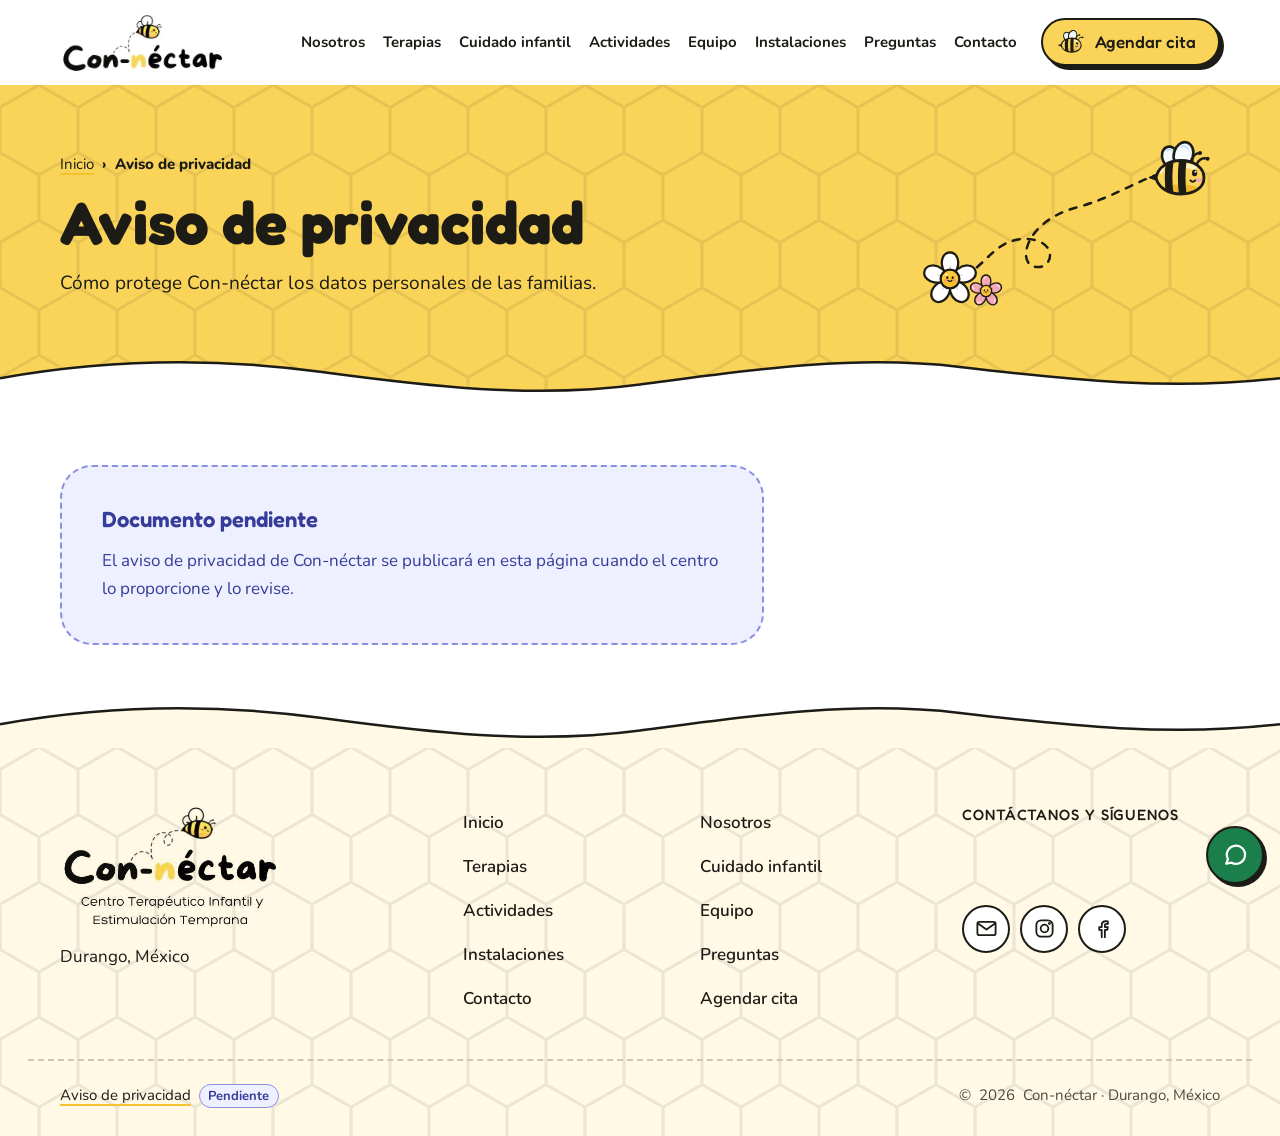
<file: aviso-de-privacidad.html>
<!doctype html>
<html lang="es-MX" class="no-js">
<head>
  <meta charset="utf-8">
  <meta name="viewport" content="width=device-width, initial-scale=1, viewport-fit=cover">
  <title>Aviso de privacidad | Con-néctar</title>
  <meta name="description" content="Aviso de privacidad de Con-néctar, centro terapéutico infantil y de estimulación temprana en Durango.">
  <meta name="robots" content="noindex">
  <!-- PENDIENTE: cuando exista dominio, agrega la URL canónica:
  <link rel="canonical" href="https://www.tu-dominio.mx/aviso-de-privacidad.html"> -->
  <meta property="og:type" content="website">
  <meta property="og:locale" content="es_MX">
  <meta property="og:site_name" content="Con-néctar">
  <meta property="og:title" content="Aviso de privacidad | Con-néctar">
  <meta property="og:description" content="Aviso de privacidad de Con-néctar, centro terapéutico infantil y de estimulación temprana en Durango.">
  <meta name="theme-color" content="#F9D458">
  <link rel="icon" href="img/favicon.png" type="image/png">
  <link rel="preconnect" href="https://fonts.googleapis.com">
  <link rel="preconnect" href="https://fonts.gstatic.com" crossorigin>
  <link rel="stylesheet" href="https://fonts.googleapis.com/css2?family=Fredoka:wght@400;500;600;700&amp;family=Nunito:ital,wght@0,400;0,600;0,700;0,800;1,400&amp;display=swap">
  <link rel="stylesheet" href="styles.css">
  <script>document.documentElement.classList.replace('no-js', 'js');</script>
  <script src="script.js" defer></script>
</head>
<body>
  <!-- Íconos reutilizables -->
  <svg class="sprite" aria-hidden="true" focusable="false">
    <defs>
      <!-- Silueta de la abeja: recorta sus rayas y brillos -->
      <clipPath id="abeja-silueta" clipPathUnits="userSpaceOnUse"><path d="M10 36.5C12 26.2 22.2 19.5 35 19.5c13.2 0 23 7.2 23 17.2S48.2 53 35 53C22.2 53 12 46.6 10 36.5Z"/></clipPath>
    </defs>
    <symbol id="i-abeja" viewBox="0 0 72 60">
      <g><ellipse cx="25" cy="16.5" rx="8.6" ry="11.2" transform="rotate(-24 25 16.5)" fill="#F3FAFF" stroke="#1D1B16" stroke-width="2.6"/><path d="M21.2 9.6c1.8-1.3 4-1.2 5.4.3" fill="none" stroke="#BFE0F2" stroke-width="1.8" stroke-linecap="round"/></g>
      <g><ellipse cx="37.5" cy="13.5" rx="9.6" ry="12.6" transform="rotate(16 37.5 13.5)" fill="#F7FCFF" stroke="#1D1B16" stroke-width="2.6"/><path d="M35.4 5.6c2.4-1 5.1-.2 6.3 2.1" fill="none" stroke="#BFE0F2" stroke-width="1.8" stroke-linecap="round"/></g>
      <path d="M11.8 33.6 3.6 36.6l8.2 2.8Z" fill="#1D1B16" stroke="#1D1B16" stroke-width="1.6" stroke-linejoin="round"/>
      <path d="M10 36.5C12 26.2 22.2 19.5 35 19.5c13.2 0 23 7.2 23 17.2S48.2 53 35 53C22.2 53 12 46.6 10 36.5Z" fill="#F9D458"/>
      <g clip-path="url(#abeja-silueta)"><ellipse cx="34" cy="53" rx="27" ry="9.5" fill="#EDB82C"/><ellipse cx="44.5" cy="25.6" rx="7" ry="2.4" transform="rotate(8 44.5 25.6)" fill="#FFF3C4"/><ellipse cx="15.8" cy="30" rx="1.6" ry="3.4" transform="rotate(28 15.8 30)" fill="#FFF3C4"/><path d="M20.6 16q-3.6 20.5 0 41h7.6q-3.6-20.5 0-41Z" fill="#1D1B16"/><path d="M33.4 16q-3 20.5 0 41H41q-3-20.5 0-41Z" fill="#1D1B16"/></g>
      <path d="M10 36.5C12 26.2 22.2 19.5 35 19.5c13.2 0 23 7.2 23 17.2S48.2 53 35 53C22.2 53 12 46.6 10 36.5Z" fill="none" stroke="#1D1B16" stroke-width="2.8" stroke-linejoin="round"/>
      <g fill="none" stroke="#1D1B16" stroke-width="2.3" stroke-linecap="round"><path d="M46.2 21.6c-.1-5.4 2.6-9.3 7-9.6"/><path d="M50.6 23.4c2.1-4.6 6-6.9 10.2-5.9"/><circle cx="54" cy="11.9" r="2" fill="#1D1B16" stroke="none"/><circle cx="61.6" cy="17.7" r="2" fill="#1D1B16" stroke="none"/></g>
      <g><ellipse cx="48.6" cy="32" rx="2.6" ry="3.2" fill="#1D1B16"/><circle cx="49.5" cy="30.8" r="1" fill="#FFFFFF"/></g>
      <ellipse cx="52.6" cy="39.2" rx="3.4" ry="2.2" fill="#F4A9B8"/>
      <path d="M44.4 39.4q2.4 2.7 4.8 0" fill="none" stroke="#1D1B16" stroke-width="2" stroke-linecap="round"/>
    </symbol>
    <symbol id="i-flor" viewBox="0 0 64 64">
      <g transform="rotate(0 32 32)"><path d="M32 30.5C24.5 26 21.6 15.8 24.2 9.4 26 5 29 3.5 32 3.5s6 1.5 7.8 5.9c2.6 6.4-.3 16.6-7.8 21.1Z" style="fill: var(--petalo, #FFFFFF)" stroke="#1D1B16" stroke-width="2.4" stroke-linejoin="round"/><path d="M28.6 10.5c.9-2.4 2.4-3.6 3.8-3.8" fill="none" stroke="#FFFFFF" stroke-width="2" stroke-linecap="round" opacity=".75"/><path d="M32 27.5v-9" fill="none" stroke="#1D1B16" stroke-width="1.4" stroke-linecap="round" opacity=".18"/></g>
      <g transform="rotate(72 32 32)"><path d="M32 30.5C24.5 26 21.6 15.8 24.2 9.4 26 5 29 3.5 32 3.5s6 1.5 7.8 5.9c2.6 6.4-.3 16.6-7.8 21.1Z" style="fill: var(--petalo, #FFFFFF)" stroke="#1D1B16" stroke-width="2.4" stroke-linejoin="round"/><path d="M28.6 10.5c.9-2.4 2.4-3.6 3.8-3.8" fill="none" stroke="#FFFFFF" stroke-width="2" stroke-linecap="round" opacity=".75"/><path d="M32 27.5v-9" fill="none" stroke="#1D1B16" stroke-width="1.4" stroke-linecap="round" opacity=".18"/></g>
      <g transform="rotate(144 32 32)"><path d="M32 30.5C24.5 26 21.6 15.8 24.2 9.4 26 5 29 3.5 32 3.5s6 1.5 7.8 5.9c2.6 6.4-.3 16.6-7.8 21.1Z" style="fill: var(--petalo, #FFFFFF)" stroke="#1D1B16" stroke-width="2.4" stroke-linejoin="round"/><path d="M28.6 10.5c.9-2.4 2.4-3.6 3.8-3.8" fill="none" stroke="#FFFFFF" stroke-width="2" stroke-linecap="round" opacity=".75"/><path d="M32 27.5v-9" fill="none" stroke="#1D1B16" stroke-width="1.4" stroke-linecap="round" opacity=".18"/></g>
      <g transform="rotate(216 32 32)"><path d="M32 30.5C24.5 26 21.6 15.8 24.2 9.4 26 5 29 3.5 32 3.5s6 1.5 7.8 5.9c2.6 6.4-.3 16.6-7.8 21.1Z" style="fill: var(--petalo, #FFFFFF)" stroke="#1D1B16" stroke-width="2.4" stroke-linejoin="round"/><path d="M28.6 10.5c.9-2.4 2.4-3.6 3.8-3.8" fill="none" stroke="#FFFFFF" stroke-width="2" stroke-linecap="round" opacity=".75"/><path d="M32 27.5v-9" fill="none" stroke="#1D1B16" stroke-width="1.4" stroke-linecap="round" opacity=".18"/></g>
      <g transform="rotate(288 32 32)"><path d="M32 30.5C24.5 26 21.6 15.8 24.2 9.4 26 5 29 3.5 32 3.5s6 1.5 7.8 5.9c2.6 6.4-.3 16.6-7.8 21.1Z" style="fill: var(--petalo, #FFFFFF)" stroke="#1D1B16" stroke-width="2.4" stroke-linejoin="round"/><path d="M28.6 10.5c.9-2.4 2.4-3.6 3.8-3.8" fill="none" stroke="#FFFFFF" stroke-width="2" stroke-linecap="round" opacity=".75"/><path d="M32 27.5v-9" fill="none" stroke="#1D1B16" stroke-width="1.4" stroke-linecap="round" opacity=".18"/></g>
      <circle cx="32" cy="32" r="10" fill="#FFC93C" stroke="#1D1B16" stroke-width="2.4"/>
      <ellipse cx="32" cy="35.6" rx="7.4" ry="4.2" fill="#F2B51E" opacity=".55"/>
      <ellipse cx="29.1" cy="30.6" rx="1.2" ry="1.5" fill="#1D1B16"/><ellipse cx="34.9" cy="30.6" rx="1.2" ry="1.5" fill="#1D1B16"/>
      <circle cx="26.9" cy="33.4" r="1.3" fill="#F28CA0"/><circle cx="37.1" cy="33.4" r="1.3" fill="#F28CA0"/>
      <path d="M30 33.6q2 2 4 0" fill="none" stroke="#1D1B16" stroke-width="1.4" stroke-linecap="round"/>
      <circle cx="28" cy="27.4" r="1.2" fill="#FFFFFF" opacity=".9"/>
    </symbol>
    <symbol id="i-brote" viewBox="0 0 24 24"><path d="M12 21v-9"/><path d="M12 12c0-4.2 2.9-6.6 7.5-6.6 0 4.3-3 6.6-7.5 6.6Z"/><path d="M12 14.5c0-3.4-2.4-5.6-6.3-5.6 0 3.5 2.5 5.6 6.3 5.6Z"/></symbol>
    <symbol id="i-casa" viewBox="0 0 24 24"><path d="M3.5 11 12 4.5l8.5 6.5"/><path d="M6 9.5V20h12V9.5"/><path d="M10 20v-4.5h4V20"/></symbol>
    <symbol id="i-calendario" viewBox="0 0 24 24"><rect x="3.5" y="5" width="17" height="15.5" rx="3"/><path d="M3.5 10h17M8.5 3v4M15.5 3v4"/></symbol>
    <symbol id="i-personas" viewBox="0 0 24 24"><circle cx="9" cy="8" r="3"/><circle cx="16.5" cy="9.5" r="2.5"/><path d="M3.5 19c.6-3.4 2.8-5.3 5.5-5.3s4.9 1.9 5.5 5.3"/><path d="M14.5 14.2c.6-.3 1.3-.5 2-.5 2.3 0 3.9 1.6 4.3 4.3"/></symbol>
    <symbol id="i-corazon" viewBox="0 0 24 24"><path d="M12 19.5s-7.5-4.4-7.5-9.6A4.1 4.1 0 0 1 12 7.6a4.1 4.1 0 0 1 7.5 2.3c0 5.2-7.5 9.6-7.5 9.6Z"/></symbol>
    <symbol id="i-movimiento" viewBox="0 0 24 24"><circle cx="12" cy="4.8" r="2"/><path d="M5 8.6 12 10l7-1.4M12 10v4.6M12 14.6 8.5 20.5M12 14.6l3.5 5.9"/></symbol>
    <symbol id="i-pregunta" viewBox="0 0 24 24"><circle cx="12" cy="12" r="8.5"/><path d="M9.6 9.5a2.5 2.5 0 1 1 3.6 2.3c-.8.4-1.2 1-1.2 1.8v.4"/><circle cx="12" cy="16.8" r=".5"/></symbol>
    <symbol id="i-flecha" viewBox="0 0 24 24"><path d="M5 12h14M13 6l6 6-6 6"/></symbol>
    <symbol id="i-mensaje" viewBox="0 0 24 24"><path d="M4.5 19.5 6 15.6A7.8 7.8 0 1 1 9 18.6l-4.5.9Z"/></symbol>
    <symbol id="i-telefono" viewBox="0 0 24 24"><path d="M5.5 3.8h3l1.6 4.1-2.1 1.5a11.5 11.5 0 0 0 6.6 6.6l1.5-2.1 4.1 1.6v3a2 2 0 0 1-2.1 2A15.6 15.6 0 0 1 3.5 5.9a2 2 0 0 1 2-2.1Z"/></symbol>
    <symbol id="i-reloj" viewBox="0 0 24 24"><circle cx="12" cy="12" r="8.5"/><path d="M12 7.5V12l3 2"/></symbol>
    <symbol id="i-ubicacion" viewBox="0 0 24 24"><path d="M12 21s-6.5-5.6-6.5-11a6.5 6.5 0 0 1 13 0c0 5.4-6.5 11-6.5 11Z"/><circle cx="12" cy="10" r="2.4"/></symbol>
    <symbol id="i-instagram" viewBox="0 0 24 24"><rect x="3.5" y="3.5" width="17" height="17" rx="5"/><circle cx="12" cy="12" r="4"/><circle cx="17.2" cy="6.8" r=".6"/></symbol>
    <symbol id="i-facebook" viewBox="0 0 24 24"><path d="M14.5 21v-7.5h2.6l.4-3h-3V8.7c0-.9.3-1.5 1.5-1.5h1.6V4.5a20 20 0 0 0-2.4-.1c-2.4 0-4 1.4-4 4.1v2h-2.6v3h2.6V21"/></symbol>
    <symbol id="i-ampliar" viewBox="0 0 24 24"><path d="M4 9V4h5M20 9V4h-5M4 15v5h5M20 15v5h-5"/></symbol>
    <symbol id="i-cerrar" viewBox="0 0 24 24"><path d="M6 6l12 12M18 6 6 18"/></symbol>
    <symbol id="i-anterior" viewBox="0 0 24 24"><path d="M15 5l-7 7 7 7"/></symbol>
    <symbol id="i-siguiente" viewBox="0 0 24 24"><path d="M9 5l7 7-7 7"/></symbol>
    <symbol id="i-mas" viewBox="0 0 24 24"><path d="M12 5v14M5 12h14"/></symbol>
  </svg>

  <a class="saltar" href="#contenido">Saltar al contenido</a>

<!-- ENCABEZADO: es igual en todas las páginas. Si cambias el menú, cámbialo en cada archivo. -->
  <header class="encabezado" data-encabezado>
    <div class="contenedor encabezado__barra">
      <a class="logo" href="index.html" data-logo>
        <img src="img/logo/con-nectar-nombre.png" alt="Con-néctar, ir al inicio" width="418" height="162">
        <!-- Estela y abejita del logotipo: la abejita recorre su estela al abrir la página,
             cada 15 segundos y al dar clic (ver script.js, sección "Logotipo") -->
        <svg class="logo__vuelo" viewBox="0 0 418 162" aria-hidden="true" focusable="false">
          <defs>
            <mask id="logo-mascara" maskUnits="userSpaceOnUse" x="0" y="0" width="418" height="162">
              <path d="M134.5 109C139 98 147 92 155 91.5C163 91 171 96 174 106C172.5 96 172 84 173.5 76C175 66 181 59 188 57.5C194 55.5 202 55 207 58C213 62 214 72 209 77.5C204 82 197 78 197 71C197 64 201 58 207 56C212 54 218 52 224 51.8L230 52" pathLength="1" fill="none" stroke="#FFFFFF" stroke-width="11" stroke-linecap="round" stroke-linejoin="round" stroke-dasharray="1 2">
                <animate data-logo-estela attributeName="stroke-dashoffset" values="1.05;0" dur="2.6s" begin="indefinite" fill="freeze" calcMode="spline" keyTimes="0;1" keySplines="0.45 0 0.35 1"/>
              </path>
            </mask>
          </defs>
          <image class="logo__estela" href="img/logo/con-nectar-estela.png" width="418" height="162" mask="url(#logo-mascara)"/>
          <g>
            <animateMotion data-logo-abeja dur="2.6s" begin="indefinite" fill="freeze" calcMode="spline" keyPoints="0;1" keyTimes="0;1" keySplines="0.45 0 0.35 1" path="M-95.5 57C-91 46 -83 40 -75 39.5C-67 39 -59 44 -56 54C-57.5 44 -58 32 -56.5 24C-55 14 -49 7 -42 5.5C-36 3.5 -28 3 -23 6C-17 10 -16 20 -21 25.5C-26 30 -33 26 -33 19C-33 12 -29 6 -23 4C-18 2 -12 0 -6 -0.2L0 0"/>
            <image class="logo__abeja" href="img/logo/con-nectar-abeja-logo.png" x="226" y="0" width="74" height="75"/>
          </g>
        </svg>
      </a>

      <nav class="nav" aria-label="Principal" data-nav>
        <button class="nav__boton" type="button" aria-expanded="false" aria-controls="menu-principal" data-nav-boton>
          <span class="nav__icono" aria-hidden="true"><span></span></span>
          <span>Menú</span>
        </button>
        <ul class="nav__lista" id="menu-principal">
          <li><a href="nosotros.html">Nosotros</a></li>
          <li><a href="servicios.html">Terapias</a></li>
          <li><a href="cuidado-y-aprendizaje.html">Cuidado infantil</a></li>
          <li><a href="talleres-y-actividades.html">Actividades</a></li>
          <li><a href="equipo.html">Equipo</a></li>
          <li><a href="instalaciones.html">Instalaciones</a></li>
          <li><a href="preguntas-frecuentes.html">Preguntas</a></li>
          <li><a href="contacto.html">Contacto</a></li>
          <li class="nav__cta"><a class="boton boton--primario" href="agendar-cita.html">Agendar cita</a></li>
        </ul>
      </nav>

      <a class="boton boton--primario encabezado__cta" href="agendar-cita.html"><svg class="boton__abeja" aria-hidden="true" focusable="false"><use href="#i-abeja"/></svg>Agendar cita</a>
    </div>
  </header>

  <main id="contenido">
    <div class="cabecera cabecera--miel">
      <div class="contenedor">
        <div class="cabecera__grid">
          <div class="cabecera__texto">
            <nav class="migas" aria-label="Ruta de navegación">
              <ol>
                <li><a href="index.html">Inicio</a></li>
                <li><span aria-current="page">Aviso de privacidad</span></li>
              </ol>
            </nav>
            <h1>Aviso de privacidad</h1>
            <p class="cabecera__intro">Cómo protege Con-néctar los datos personales de las familias.</p>
          </div>
          <svg class="cabecera__decoracion" viewBox="0 0 300 170" aria-hidden="true" focusable="false">
            <defs>
              <mask id="mascara-cabecera" maskUnits="userSpaceOnUse" x="-10" y="-10" width="320" height="190">
                <path class="cabecera__revelado" d="M30 138C64 136 70 96 108 98c30 2 26 30 8 28-20-2-12-46 42-60 30-8 52-22 78-32" pathLength="1" fill="none" stroke="#FFFFFF" stroke-width="14" stroke-dasharray="1 1"/>
              </mask>
            </defs>
            <path class="estela" d="M30 138C64 136 70 96 108 98c30 2 26 30 8 28-20-2-12-46 42-60 30-8 52-22 78-32" mask="url(#mascara-cabecera)"/>
            <g class="flor flor--mece" style="--petalo: #FFFFFF"><use href="#i-flor" x="0" y="108" width="60" height="60"/></g>
            <g class="flor flor--mece flor--lenta" style="--petalo: #F4A9B8"><use href="#i-flor" x="48" y="132" width="36" height="36"/></g>
            <g class="cabecera__abeja">
              <svg class="abeja-viva" x="226" y="0" width="72" height="60" viewBox="0 0 72 60" overflow="visible" data-abeja-juguetona>
                <g class="abeja__flotar"><g class="abeja__pirueta">
                  <circle class="abeja__zona" cx="36" cy="32" r="30" fill="#FFFFFF" fill-opacity="0"/>
                  <g class="abeja__ala abeja__ala--atras"><ellipse cx="25" cy="16.5" rx="8.6" ry="11.2" transform="rotate(-24 25 16.5)" fill="#F3FAFF" stroke="#1D1B16" stroke-width="2.6"/><path d="M21.2 9.6c1.8-1.3 4-1.2 5.4.3" fill="none" stroke="#BFE0F2" stroke-width="1.8" stroke-linecap="round"/></g>
                  <g class="abeja__ala abeja__ala--frente"><ellipse cx="37.5" cy="13.5" rx="9.6" ry="12.6" transform="rotate(16 37.5 13.5)" fill="#F7FCFF" stroke="#1D1B16" stroke-width="2.6"/><path d="M35.4 5.6c2.4-1 5.1-.2 6.3 2.1" fill="none" stroke="#BFE0F2" stroke-width="1.8" stroke-linecap="round"/></g>
                  <path d="M11.8 33.6 3.6 36.6l8.2 2.8Z" fill="#1D1B16" stroke="#1D1B16" stroke-width="1.6" stroke-linejoin="round"/>
                  <path d="M10 36.5C12 26.2 22.2 19.5 35 19.5c13.2 0 23 7.2 23 17.2S48.2 53 35 53C22.2 53 12 46.6 10 36.5Z" fill="#F9D458"/>
                  <g clip-path="url(#abeja-silueta)"><ellipse cx="34" cy="53" rx="27" ry="9.5" fill="#EDB82C"/><ellipse cx="44.5" cy="25.6" rx="7" ry="2.4" transform="rotate(8 44.5 25.6)" fill="#FFF3C4"/><ellipse cx="15.8" cy="30" rx="1.6" ry="3.4" transform="rotate(28 15.8 30)" fill="#FFF3C4"/><path d="M20.6 16q-3.6 20.5 0 41h7.6q-3.6-20.5 0-41Z" fill="#1D1B16"/><path d="M33.4 16q-3 20.5 0 41H41q-3-20.5 0-41Z" fill="#1D1B16"/></g>
                  <path d="M10 36.5C12 26.2 22.2 19.5 35 19.5c13.2 0 23 7.2 23 17.2S48.2 53 35 53C22.2 53 12 46.6 10 36.5Z" fill="none" stroke="#1D1B16" stroke-width="2.8" stroke-linejoin="round"/>
                  <g class="abeja__antenas" fill="none" stroke="#1D1B16" stroke-width="2.3" stroke-linecap="round"><path d="M46.2 21.6c-.1-5.4 2.6-9.3 7-9.6"/><path d="M50.6 23.4c2.1-4.6 6-6.9 10.2-5.9"/><circle cx="54" cy="11.9" r="2" fill="#1D1B16" stroke="none"/><circle cx="61.6" cy="17.7" r="2" fill="#1D1B16" stroke="none"/></g>
                  <g class="abeja__ojo"><ellipse cx="48.6" cy="32" rx="2.6" ry="3.2" fill="#1D1B16"/><circle cx="49.5" cy="30.8" r="1" fill="#FFFFFF"/></g>
                  <ellipse class="abeja__mejilla" cx="52.6" cy="39.2" rx="3.4" ry="2.2" fill="#F4A9B8"/>
                  <path class="abeja__sonrisa" d="M44.4 39.4q2.4 2.7 4.8 0" fill="none" stroke="#1D1B16" stroke-width="2" stroke-linecap="round"/>
                </g></g>
              </svg>
            </g>
          </svg>
        </div>
      </div>
      <svg class="ola ola--abajo" viewBox="0 0 1440 64" preserveAspectRatio="none" aria-hidden="true" focusable="false">
        <path class="ola__relleno" d="M0 34C120 10 240 8 360 26s240 34 360 16 240-38 360-22 240 30 360 14V64H0Z"/>
        <path class="ola__linea" d="M0 34C120 10 240 8 360 26s240 34 360 16 240-38 360-22 240 30 360 14"/>
      </svg>
    </div>

    <section class="seccion seccion--blanca" aria-label="Estado del documento">
      <div class="contenedor">
        <!-- PENDIENTE: pega aquí el aviso de privacidad que entregue el cliente, ya revisado.
             No publicar un texto genérico como documento legal definitivo.
             Cuando esté listo, quita también la etiqueta "Pendiente" del pie de página
             y la etiqueta meta "robots" de esta página. -->
        <div class="documento-pendiente">
          <h2>Documento pendiente</h2>
          <p>El aviso de privacidad de Con-néctar se publicará en esta página cuando el centro lo proporcione y lo revise.</p>
        </div>
      </div>
    </section>
  </main>

  <footer class="pie">
    <svg class="ola" viewBox="0 0 1440 64" preserveAspectRatio="none" aria-hidden="true" focusable="false">
        <path class="ola__relleno" d="M0 34C120 10 240 8 360 26s240 34 360 16 240-38 360-22 240 30 360 14V64H0Z"/>
        <path class="ola__linea" d="M0 34C120 10 240 8 360 26s240 34 360 16 240-38 360-22 240 30 360 14"/>
      </svg>
    <div class="contenedor pie__grid">
      <div class="pie__marca">
        <a href="index.html">
          <img src="img/logo/con-nectar-logo.png" alt="Con-néctar, Centro Terapéutico Infantil y Estimulación Temprana. Ir al inicio" width="418" height="243" loading="lazy" decoding="async">
        </a>
        <p>Durango, México</p>
      </div>

      <nav class="pie__nav" aria-label="Pie de página">
        <ul role="list">
          <li><a href="index.html">Inicio</a></li>
          <li><a href="nosotros.html">Nosotros</a></li>
          <li><a href="servicios.html">Terapias</a></li>
          <li><a href="cuidado-y-aprendizaje.html">Cuidado infantil</a></li>
          <li><a href="talleres-y-actividades.html">Actividades</a></li>
          <li><a href="equipo.html">Equipo</a></li>
          <li><a href="instalaciones.html">Instalaciones</a></li>
          <li><a href="preguntas-frecuentes.html">Preguntas</a></li>
          <li><a href="contacto.html">Contacto</a></li>
          <li><a href="agendar-cita.html">Agendar cita</a></li>
        </ul>
      </nav>

      <div class="pie__redes">
        <p class="pie__etiqueta">Contáctanos y síguenos</p>
        <a class="red red--icono" href="mailto:con.nectarcai@gmail.com" aria-label="Escribir por correo a Con-néctar"><svg class="icono" aria-hidden="true" viewBox="0 0 24 24"><rect x="2.5" y="5" width="19" height="14" rx="2"/><path d="m3.5 7 8.5 6 8.5-6"/></svg></a>
        <a class="red red--icono" aria-label="Abrir Instagram de Con-néctar" data-enlace="instagram" href="https://www.instagram.com/con.nectar.dgo/" target="_blank" rel="noopener">
          <svg class="icono" aria-hidden="true"><use href="#i-instagram"/></svg>
        </a>
        <a class="red red--icono" aria-label="Abrir Facebook de Con-néctar" data-enlace="facebook" href="https://www.facebook.com/profile.php?id=61568894422427" target="_blank" rel="noopener">
          <svg class="icono" aria-hidden="true"><use href="#i-facebook"/></svg>
        </a>
      </div>
    </div>

    <div class="contenedor pie__legal">
      <p><a href="aviso-de-privacidad.html">Aviso de privacidad</a> <span class="etiqueta-pendiente">Pendiente</span></p>
      <p>© <span data-anio>2026</span> Con-néctar · Durango, México</p>
    </div>
  </footer>
</body>
</html>
</file>
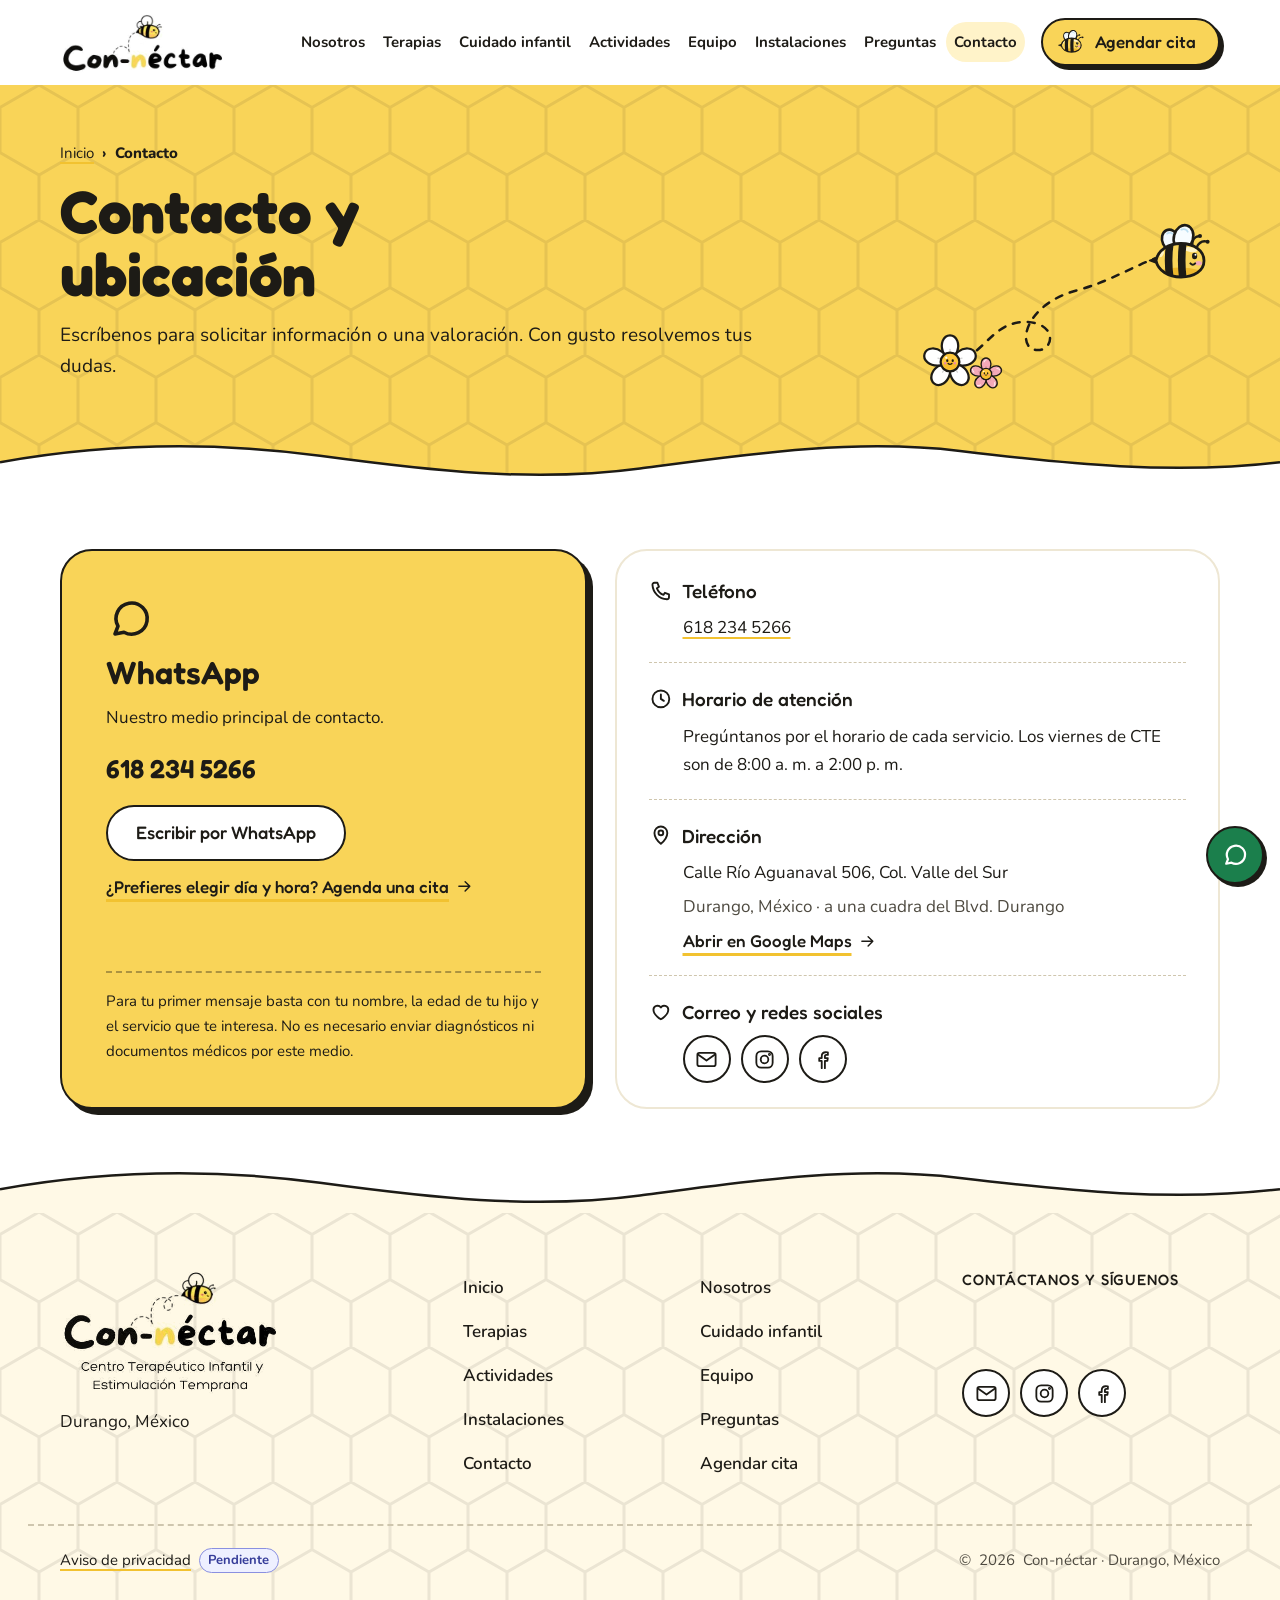
<file: contacto.html>
<!doctype html>
<html lang="es-MX" class="no-js">
<head>
  <meta charset="utf-8">
  <meta name="viewport" content="width=device-width, initial-scale=1, viewport-fit=cover">
  <title>Contacto | Con-néctar Durango</title>
  <meta name="description" content="Escríbenos para solicitar información o una valoración en Con-néctar, centro terapéutico infantil y de estimulación temprana en Durango.">
  <!-- PENDIENTE: cuando exista dominio, agrega la URL canónica:
  <link rel="canonical" href="https://www.tu-dominio.mx/contacto.html"> -->
  <meta property="og:type" content="website">
  <meta property="og:locale" content="es_MX">
  <meta property="og:site_name" content="Con-néctar">
  <meta property="og:title" content="Contacto | Con-néctar Durango">
  <meta property="og:description" content="Escríbenos para solicitar información o una valoración en Con-néctar, centro terapéutico infantil y de estimulación temprana en Durango.">
  <meta name="theme-color" content="#F9D458">
  <link rel="icon" href="img/favicon.png" type="image/png">
  <link rel="preconnect" href="https://fonts.googleapis.com">
  <link rel="preconnect" href="https://fonts.gstatic.com" crossorigin>
  <link rel="stylesheet" href="https://fonts.googleapis.com/css2?family=Fredoka:wght@400;500;600;700&amp;family=Nunito:ital,wght@0,400;0,600;0,700;0,800;1,400&amp;display=swap">
  <link rel="stylesheet" href="styles.css">
  <script>document.documentElement.classList.replace('no-js', 'js');</script>
  <script src="script.js" defer></script>
</head>
<body>
  <!-- Íconos reutilizables -->
  <svg class="sprite" aria-hidden="true" focusable="false">
    <defs>
      <!-- Silueta de la abeja: recorta sus rayas y brillos -->
      <clipPath id="abeja-silueta" clipPathUnits="userSpaceOnUse"><path d="M10 36.5C12 26.2 22.2 19.5 35 19.5c13.2 0 23 7.2 23 17.2S48.2 53 35 53C22.2 53 12 46.6 10 36.5Z"/></clipPath>
    </defs>
    <symbol id="i-abeja" viewBox="0 0 72 60">
      <g><ellipse cx="25" cy="16.5" rx="8.6" ry="11.2" transform="rotate(-24 25 16.5)" fill="#F3FAFF" stroke="#1D1B16" stroke-width="2.6"/><path d="M21.2 9.6c1.8-1.3 4-1.2 5.4.3" fill="none" stroke="#BFE0F2" stroke-width="1.8" stroke-linecap="round"/></g>
      <g><ellipse cx="37.5" cy="13.5" rx="9.6" ry="12.6" transform="rotate(16 37.5 13.5)" fill="#F7FCFF" stroke="#1D1B16" stroke-width="2.6"/><path d="M35.4 5.6c2.4-1 5.1-.2 6.3 2.1" fill="none" stroke="#BFE0F2" stroke-width="1.8" stroke-linecap="round"/></g>
      <path d="M11.8 33.6 3.6 36.6l8.2 2.8Z" fill="#1D1B16" stroke="#1D1B16" stroke-width="1.6" stroke-linejoin="round"/>
      <path d="M10 36.5C12 26.2 22.2 19.5 35 19.5c13.2 0 23 7.2 23 17.2S48.2 53 35 53C22.2 53 12 46.6 10 36.5Z" fill="#F9D458"/>
      <g clip-path="url(#abeja-silueta)"><ellipse cx="34" cy="53" rx="27" ry="9.5" fill="#EDB82C"/><ellipse cx="44.5" cy="25.6" rx="7" ry="2.4" transform="rotate(8 44.5 25.6)" fill="#FFF3C4"/><ellipse cx="15.8" cy="30" rx="1.6" ry="3.4" transform="rotate(28 15.8 30)" fill="#FFF3C4"/><path d="M20.6 16q-3.6 20.5 0 41h7.6q-3.6-20.5 0-41Z" fill="#1D1B16"/><path d="M33.4 16q-3 20.5 0 41H41q-3-20.5 0-41Z" fill="#1D1B16"/></g>
      <path d="M10 36.5C12 26.2 22.2 19.5 35 19.5c13.2 0 23 7.2 23 17.2S48.2 53 35 53C22.2 53 12 46.6 10 36.5Z" fill="none" stroke="#1D1B16" stroke-width="2.8" stroke-linejoin="round"/>
      <g fill="none" stroke="#1D1B16" stroke-width="2.3" stroke-linecap="round"><path d="M46.2 21.6c-.1-5.4 2.6-9.3 7-9.6"/><path d="M50.6 23.4c2.1-4.6 6-6.9 10.2-5.9"/><circle cx="54" cy="11.9" r="2" fill="#1D1B16" stroke="none"/><circle cx="61.6" cy="17.7" r="2" fill="#1D1B16" stroke="none"/></g>
      <g><ellipse cx="48.6" cy="32" rx="2.6" ry="3.2" fill="#1D1B16"/><circle cx="49.5" cy="30.8" r="1" fill="#FFFFFF"/></g>
      <ellipse cx="52.6" cy="39.2" rx="3.4" ry="2.2" fill="#F4A9B8"/>
      <path d="M44.4 39.4q2.4 2.7 4.8 0" fill="none" stroke="#1D1B16" stroke-width="2" stroke-linecap="round"/>
    </symbol>
    <symbol id="i-flor" viewBox="0 0 64 64">
      <g transform="rotate(0 32 32)"><path d="M32 30.5C24.5 26 21.6 15.8 24.2 9.4 26 5 29 3.5 32 3.5s6 1.5 7.8 5.9c2.6 6.4-.3 16.6-7.8 21.1Z" style="fill: var(--petalo, #FFFFFF)" stroke="#1D1B16" stroke-width="2.4" stroke-linejoin="round"/><path d="M28.6 10.5c.9-2.4 2.4-3.6 3.8-3.8" fill="none" stroke="#FFFFFF" stroke-width="2" stroke-linecap="round" opacity=".75"/><path d="M32 27.5v-9" fill="none" stroke="#1D1B16" stroke-width="1.4" stroke-linecap="round" opacity=".18"/></g>
      <g transform="rotate(72 32 32)"><path d="M32 30.5C24.5 26 21.6 15.8 24.2 9.4 26 5 29 3.5 32 3.5s6 1.5 7.8 5.9c2.6 6.4-.3 16.6-7.8 21.1Z" style="fill: var(--petalo, #FFFFFF)" stroke="#1D1B16" stroke-width="2.4" stroke-linejoin="round"/><path d="M28.6 10.5c.9-2.4 2.4-3.6 3.8-3.8" fill="none" stroke="#FFFFFF" stroke-width="2" stroke-linecap="round" opacity=".75"/><path d="M32 27.5v-9" fill="none" stroke="#1D1B16" stroke-width="1.4" stroke-linecap="round" opacity=".18"/></g>
      <g transform="rotate(144 32 32)"><path d="M32 30.5C24.5 26 21.6 15.8 24.2 9.4 26 5 29 3.5 32 3.5s6 1.5 7.8 5.9c2.6 6.4-.3 16.6-7.8 21.1Z" style="fill: var(--petalo, #FFFFFF)" stroke="#1D1B16" stroke-width="2.4" stroke-linejoin="round"/><path d="M28.6 10.5c.9-2.4 2.4-3.6 3.8-3.8" fill="none" stroke="#FFFFFF" stroke-width="2" stroke-linecap="round" opacity=".75"/><path d="M32 27.5v-9" fill="none" stroke="#1D1B16" stroke-width="1.4" stroke-linecap="round" opacity=".18"/></g>
      <g transform="rotate(216 32 32)"><path d="M32 30.5C24.5 26 21.6 15.8 24.2 9.4 26 5 29 3.5 32 3.5s6 1.5 7.8 5.9c2.6 6.4-.3 16.6-7.8 21.1Z" style="fill: var(--petalo, #FFFFFF)" stroke="#1D1B16" stroke-width="2.4" stroke-linejoin="round"/><path d="M28.6 10.5c.9-2.4 2.4-3.6 3.8-3.8" fill="none" stroke="#FFFFFF" stroke-width="2" stroke-linecap="round" opacity=".75"/><path d="M32 27.5v-9" fill="none" stroke="#1D1B16" stroke-width="1.4" stroke-linecap="round" opacity=".18"/></g>
      <g transform="rotate(288 32 32)"><path d="M32 30.5C24.5 26 21.6 15.8 24.2 9.4 26 5 29 3.5 32 3.5s6 1.5 7.8 5.9c2.6 6.4-.3 16.6-7.8 21.1Z" style="fill: var(--petalo, #FFFFFF)" stroke="#1D1B16" stroke-width="2.4" stroke-linejoin="round"/><path d="M28.6 10.5c.9-2.4 2.4-3.6 3.8-3.8" fill="none" stroke="#FFFFFF" stroke-width="2" stroke-linecap="round" opacity=".75"/><path d="M32 27.5v-9" fill="none" stroke="#1D1B16" stroke-width="1.4" stroke-linecap="round" opacity=".18"/></g>
      <circle cx="32" cy="32" r="10" fill="#FFC93C" stroke="#1D1B16" stroke-width="2.4"/>
      <ellipse cx="32" cy="35.6" rx="7.4" ry="4.2" fill="#F2B51E" opacity=".55"/>
      <ellipse cx="29.1" cy="30.6" rx="1.2" ry="1.5" fill="#1D1B16"/><ellipse cx="34.9" cy="30.6" rx="1.2" ry="1.5" fill="#1D1B16"/>
      <circle cx="26.9" cy="33.4" r="1.3" fill="#F28CA0"/><circle cx="37.1" cy="33.4" r="1.3" fill="#F28CA0"/>
      <path d="M30 33.6q2 2 4 0" fill="none" stroke="#1D1B16" stroke-width="1.4" stroke-linecap="round"/>
      <circle cx="28" cy="27.4" r="1.2" fill="#FFFFFF" opacity=".9"/>
    </symbol>
    <symbol id="i-brote" viewBox="0 0 24 24"><path d="M12 21v-9"/><path d="M12 12c0-4.2 2.9-6.6 7.5-6.6 0 4.3-3 6.6-7.5 6.6Z"/><path d="M12 14.5c0-3.4-2.4-5.6-6.3-5.6 0 3.5 2.5 5.6 6.3 5.6Z"/></symbol>
    <symbol id="i-casa" viewBox="0 0 24 24"><path d="M3.5 11 12 4.5l8.5 6.5"/><path d="M6 9.5V20h12V9.5"/><path d="M10 20v-4.5h4V20"/></symbol>
    <symbol id="i-calendario" viewBox="0 0 24 24"><rect x="3.5" y="5" width="17" height="15.5" rx="3"/><path d="M3.5 10h17M8.5 3v4M15.5 3v4"/></symbol>
    <symbol id="i-personas" viewBox="0 0 24 24"><circle cx="9" cy="8" r="3"/><circle cx="16.5" cy="9.5" r="2.5"/><path d="M3.5 19c.6-3.4 2.8-5.3 5.5-5.3s4.9 1.9 5.5 5.3"/><path d="M14.5 14.2c.6-.3 1.3-.5 2-.5 2.3 0 3.9 1.6 4.3 4.3"/></symbol>
    <symbol id="i-corazon" viewBox="0 0 24 24"><path d="M12 19.5s-7.5-4.4-7.5-9.6A4.1 4.1 0 0 1 12 7.6a4.1 4.1 0 0 1 7.5 2.3c0 5.2-7.5 9.6-7.5 9.6Z"/></symbol>
    <symbol id="i-movimiento" viewBox="0 0 24 24"><circle cx="12" cy="4.8" r="2"/><path d="M5 8.6 12 10l7-1.4M12 10v4.6M12 14.6 8.5 20.5M12 14.6l3.5 5.9"/></symbol>
    <symbol id="i-pregunta" viewBox="0 0 24 24"><circle cx="12" cy="12" r="8.5"/><path d="M9.6 9.5a2.5 2.5 0 1 1 3.6 2.3c-.8.4-1.2 1-1.2 1.8v.4"/><circle cx="12" cy="16.8" r=".5"/></symbol>
    <symbol id="i-flecha" viewBox="0 0 24 24"><path d="M5 12h14M13 6l6 6-6 6"/></symbol>
    <symbol id="i-mensaje" viewBox="0 0 24 24"><path d="M4.5 19.5 6 15.6A7.8 7.8 0 1 1 9 18.6l-4.5.9Z"/></symbol>
    <symbol id="i-telefono" viewBox="0 0 24 24"><path d="M5.5 3.8h3l1.6 4.1-2.1 1.5a11.5 11.5 0 0 0 6.6 6.6l1.5-2.1 4.1 1.6v3a2 2 0 0 1-2.1 2A15.6 15.6 0 0 1 3.5 5.9a2 2 0 0 1 2-2.1Z"/></symbol>
    <symbol id="i-reloj" viewBox="0 0 24 24"><circle cx="12" cy="12" r="8.5"/><path d="M12 7.5V12l3 2"/></symbol>
    <symbol id="i-ubicacion" viewBox="0 0 24 24"><path d="M12 21s-6.5-5.6-6.5-11a6.5 6.5 0 0 1 13 0c0 5.4-6.5 11-6.5 11Z"/><circle cx="12" cy="10" r="2.4"/></symbol>
    <symbol id="i-instagram" viewBox="0 0 24 24"><rect x="3.5" y="3.5" width="17" height="17" rx="5"/><circle cx="12" cy="12" r="4"/><circle cx="17.2" cy="6.8" r=".6"/></symbol>
    <symbol id="i-facebook" viewBox="0 0 24 24"><path d="M14.5 21v-7.5h2.6l.4-3h-3V8.7c0-.9.3-1.5 1.5-1.5h1.6V4.5a20 20 0 0 0-2.4-.1c-2.4 0-4 1.4-4 4.1v2h-2.6v3h2.6V21"/></symbol>
    <symbol id="i-ampliar" viewBox="0 0 24 24"><path d="M4 9V4h5M20 9V4h-5M4 15v5h5M20 15v5h-5"/></symbol>
    <symbol id="i-cerrar" viewBox="0 0 24 24"><path d="M6 6l12 12M18 6 6 18"/></symbol>
    <symbol id="i-anterior" viewBox="0 0 24 24"><path d="M15 5l-7 7 7 7"/></symbol>
    <symbol id="i-siguiente" viewBox="0 0 24 24"><path d="M9 5l7 7-7 7"/></symbol>
    <symbol id="i-mas" viewBox="0 0 24 24"><path d="M12 5v14M5 12h14"/></symbol>
  </svg>

  <a class="saltar" href="#contenido">Saltar al contenido</a>

<!-- ENCABEZADO: es igual en todas las páginas. Si cambias el menú, cámbialo en cada archivo. -->
  <header class="encabezado" data-encabezado>
    <div class="contenedor encabezado__barra">
      <a class="logo" href="index.html" data-logo>
        <img src="img/logo/con-nectar-nombre.png" alt="Con-néctar, ir al inicio" width="418" height="162">
        <!-- Estela y abejita del logotipo: la abejita recorre su estela al abrir la página,
             cada 15 segundos y al dar clic (ver script.js, sección "Logotipo") -->
        <svg class="logo__vuelo" viewBox="0 0 418 162" aria-hidden="true" focusable="false">
          <defs>
            <mask id="logo-mascara" maskUnits="userSpaceOnUse" x="0" y="0" width="418" height="162">
              <path d="M134.5 109C139 98 147 92 155 91.5C163 91 171 96 174 106C172.5 96 172 84 173.5 76C175 66 181 59 188 57.5C194 55.5 202 55 207 58C213 62 214 72 209 77.5C204 82 197 78 197 71C197 64 201 58 207 56C212 54 218 52 224 51.8L230 52" pathLength="1" fill="none" stroke="#FFFFFF" stroke-width="11" stroke-linecap="round" stroke-linejoin="round" stroke-dasharray="1 2">
                <animate data-logo-estela attributeName="stroke-dashoffset" values="1.05;0" dur="2.6s" begin="indefinite" fill="freeze" calcMode="spline" keyTimes="0;1" keySplines="0.45 0 0.35 1"/>
              </path>
            </mask>
          </defs>
          <image class="logo__estela" href="img/logo/con-nectar-estela.png" width="418" height="162" mask="url(#logo-mascara)"/>
          <g>
            <animateMotion data-logo-abeja dur="2.6s" begin="indefinite" fill="freeze" calcMode="spline" keyPoints="0;1" keyTimes="0;1" keySplines="0.45 0 0.35 1" path="M-95.5 57C-91 46 -83 40 -75 39.5C-67 39 -59 44 -56 54C-57.5 44 -58 32 -56.5 24C-55 14 -49 7 -42 5.5C-36 3.5 -28 3 -23 6C-17 10 -16 20 -21 25.5C-26 30 -33 26 -33 19C-33 12 -29 6 -23 4C-18 2 -12 0 -6 -0.2L0 0"/>
            <image class="logo__abeja" href="img/logo/con-nectar-abeja-logo.png" x="226" y="0" width="74" height="75"/>
          </g>
        </svg>
      </a>

      <nav class="nav" aria-label="Principal" data-nav>
        <button class="nav__boton" type="button" aria-expanded="false" aria-controls="menu-principal" data-nav-boton>
          <span class="nav__icono" aria-hidden="true"><span></span></span>
          <span>Menú</span>
        </button>
        <ul class="nav__lista" id="menu-principal">
          <li><a href="nosotros.html">Nosotros</a></li>
          <li><a href="servicios.html">Terapias</a></li>
          <li><a href="cuidado-y-aprendizaje.html">Cuidado infantil</a></li>
          <li><a href="talleres-y-actividades.html">Actividades</a></li>
          <li><a href="equipo.html">Equipo</a></li>
          <li><a href="instalaciones.html">Instalaciones</a></li>
          <li><a href="preguntas-frecuentes.html">Preguntas</a></li>
          <li><a href="contacto.html" aria-current="page"><span class="nav__pastilla" aria-hidden="true"></span>Contacto</a></li>
          <li class="nav__cta"><a class="boton boton--primario" href="agendar-cita.html">Agendar cita</a></li>
        </ul>
      </nav>

      <a class="boton boton--primario encabezado__cta" href="agendar-cita.html"><svg class="boton__abeja" aria-hidden="true" focusable="false"><use href="#i-abeja"/></svg>Agendar cita</a>
    </div>
  </header>

  <main id="contenido">
    <div class="cabecera cabecera--miel">
      <div class="contenedor">
        <div class="cabecera__grid">
          <div class="cabecera__texto">
            <nav class="migas" aria-label="Ruta de navegación">
              <ol>
                <li><a href="index.html">Inicio</a></li>
                <li><span aria-current="page">Contacto</span></li>
              </ol>
            </nav>
            <h1>Contacto y ubicación</h1>
            <p class="cabecera__intro">Escríbenos para solicitar información o una valoración. Con gusto resolvemos tus dudas.</p>
          </div>
          <svg class="cabecera__decoracion" viewBox="0 0 300 170" aria-hidden="true" focusable="false">
            <defs>
              <mask id="mascara-cabecera" maskUnits="userSpaceOnUse" x="-10" y="-10" width="320" height="190">
                <path class="cabecera__revelado" d="M30 138C64 136 70 96 108 98c30 2 26 30 8 28-20-2-12-46 42-60 30-8 52-22 78-32" pathLength="1" fill="none" stroke="#FFFFFF" stroke-width="14" stroke-dasharray="1 1"/>
              </mask>
            </defs>
            <path class="estela" d="M30 138C64 136 70 96 108 98c30 2 26 30 8 28-20-2-12-46 42-60 30-8 52-22 78-32" mask="url(#mascara-cabecera)"/>
            <g class="flor flor--mece" style="--petalo: #FFFFFF"><use href="#i-flor" x="0" y="108" width="60" height="60"/></g>
            <g class="flor flor--mece flor--lenta" style="--petalo: #F4A9B8"><use href="#i-flor" x="48" y="132" width="36" height="36"/></g>
            <g class="cabecera__abeja">
              <svg class="abeja-viva" x="226" y="0" width="72" height="60" viewBox="0 0 72 60" overflow="visible" data-abeja-juguetona>
                <g class="abeja__flotar"><g class="abeja__pirueta">
                  <circle class="abeja__zona" cx="36" cy="32" r="30" fill="#FFFFFF" fill-opacity="0"/>
                  <g class="abeja__ala abeja__ala--atras"><ellipse cx="25" cy="16.5" rx="8.6" ry="11.2" transform="rotate(-24 25 16.5)" fill="#F3FAFF" stroke="#1D1B16" stroke-width="2.6"/><path d="M21.2 9.6c1.8-1.3 4-1.2 5.4.3" fill="none" stroke="#BFE0F2" stroke-width="1.8" stroke-linecap="round"/></g>
                  <g class="abeja__ala abeja__ala--frente"><ellipse cx="37.5" cy="13.5" rx="9.6" ry="12.6" transform="rotate(16 37.5 13.5)" fill="#F7FCFF" stroke="#1D1B16" stroke-width="2.6"/><path d="M35.4 5.6c2.4-1 5.1-.2 6.3 2.1" fill="none" stroke="#BFE0F2" stroke-width="1.8" stroke-linecap="round"/></g>
                  <path d="M11.8 33.6 3.6 36.6l8.2 2.8Z" fill="#1D1B16" stroke="#1D1B16" stroke-width="1.6" stroke-linejoin="round"/>
                  <path d="M10 36.5C12 26.2 22.2 19.5 35 19.5c13.2 0 23 7.2 23 17.2S48.2 53 35 53C22.2 53 12 46.6 10 36.5Z" fill="#F9D458"/>
                  <g clip-path="url(#abeja-silueta)"><ellipse cx="34" cy="53" rx="27" ry="9.5" fill="#EDB82C"/><ellipse cx="44.5" cy="25.6" rx="7" ry="2.4" transform="rotate(8 44.5 25.6)" fill="#FFF3C4"/><ellipse cx="15.8" cy="30" rx="1.6" ry="3.4" transform="rotate(28 15.8 30)" fill="#FFF3C4"/><path d="M20.6 16q-3.6 20.5 0 41h7.6q-3.6-20.5 0-41Z" fill="#1D1B16"/><path d="M33.4 16q-3 20.5 0 41H41q-3-20.5 0-41Z" fill="#1D1B16"/></g>
                  <path d="M10 36.5C12 26.2 22.2 19.5 35 19.5c13.2 0 23 7.2 23 17.2S48.2 53 35 53C22.2 53 12 46.6 10 36.5Z" fill="none" stroke="#1D1B16" stroke-width="2.8" stroke-linejoin="round"/>
                  <g class="abeja__antenas" fill="none" stroke="#1D1B16" stroke-width="2.3" stroke-linecap="round"><path d="M46.2 21.6c-.1-5.4 2.6-9.3 7-9.6"/><path d="M50.6 23.4c2.1-4.6 6-6.9 10.2-5.9"/><circle cx="54" cy="11.9" r="2" fill="#1D1B16" stroke="none"/><circle cx="61.6" cy="17.7" r="2" fill="#1D1B16" stroke="none"/></g>
                  <g class="abeja__ojo"><ellipse cx="48.6" cy="32" rx="2.6" ry="3.2" fill="#1D1B16"/><circle cx="49.5" cy="30.8" r="1" fill="#FFFFFF"/></g>
                  <ellipse class="abeja__mejilla" cx="52.6" cy="39.2" rx="3.4" ry="2.2" fill="#F4A9B8"/>
                  <path class="abeja__sonrisa" d="M44.4 39.4q2.4 2.7 4.8 0" fill="none" stroke="#1D1B16" stroke-width="2" stroke-linecap="round"/>
                </g></g>
              </svg>
            </g>
          </svg>
        </div>
      </div>
      <svg class="ola ola--abajo" viewBox="0 0 1440 64" preserveAspectRatio="none" aria-hidden="true" focusable="false">
        <path class="ola__relleno" d="M0 34C120 10 240 8 360 26s240 34 360 16 240-38 360-22 240 30 360 14V64H0Z"/>
        <path class="ola__linea" d="M0 34C120 10 240 8 360 26s240 34 360 16 240-38 360-22 240 30 360 14"/>
      </svg>
    </div>

    <!-- Los datos de esta página se editan en script.js, en el bloque DATOS_CENTRO.
         No agregar formularios que pidan diagnósticos, expedientes ni información clínica. -->
    <section class="seccion seccion--blanca" aria-label="Datos de contacto">
      <div class="contenedor contacto">
        <div class="contacto__principal">
          <svg class="icono contacto__icono-grande" aria-hidden="true"><use href="#i-mensaje"/></svg>
          <h2>WhatsApp</h2>
          <p>Nuestro medio principal de contacto.</p>

          <div class="contacto__whatsapp" data-mostrar-si="whatsapp" hidden>
            <p class="contacto__numero" data-dato="whatsapp"></p>
            <a class="boton boton--secundario boton--grande" href="contacto.html" data-whatsapp>Escribir por WhatsApp</a>
          </div>
          <p class="contacto__pendiente" data-mostrar-si-falta="whatsapp">
            <span class="etiqueta-pendiente">Pendiente</span> Número de WhatsApp por configurar.
          </p>
          <a class="enlace-flecha contacto__agendar" href="agendar-cita.html">¿Prefieres elegir día y hora? Agenda una cita <svg class="icono" aria-hidden="true"><use href="#i-flecha"/></svg></a>

          <!-- EDITAR si el centro prefiere otro texto. -->
          <p class="contacto__nota">Para tu primer mensaje basta con tu nombre, la edad de tu hijo y el servicio que te interesa. No es necesario enviar diagnósticos ni documentos médicos por este medio.</p>
        </div>

        <dl class="contacto__datos">
          <div class="contacto__dato">
            <dt><svg class="icono" aria-hidden="true"><use href="#i-telefono"/></svg> Teléfono</dt>
            <dd>
              <a data-dato="telefono" data-enlace="telefono" data-mostrar-si="telefono" hidden></a>
              <span class="pendiente" data-mostrar-si-falta="telefono">[Teléfono por confirmar]</span>
            </dd>
          </div>
          <div class="contacto__dato">
            <dt><svg class="icono" aria-hidden="true"><use href="#i-reloj"/></svg> Horario de atención</dt>
            <dd>
              <span data-dato="horario" data-mostrar-si="horario" hidden></span>
              <span data-mostrar-si-falta="horario">Pregúntanos por el horario de cada servicio. Los viernes de CTE son de 8:00 a. m. a 2:00 p. m.</span>
            </dd>
          </div>
          <div class="contacto__dato">
            <dt><svg class="icono" aria-hidden="true"><use href="#i-ubicacion"/></svg> Dirección</dt>
            <dd>
              <span data-dato="direccion" data-mostrar-si="direccion" hidden></span>
              <span class="pendiente" data-mostrar-si-falta="direccion">[Dirección por confirmar]</span>
              <span class="contacto__ciudad">Durango, México · a una cuadra del Blvd. Durango</span>
              <a class="enlace-flecha" data-enlace="googleMaps" data-mostrar-si="googleMaps" hidden>Abrir en Google Maps <svg class="icono" aria-hidden="true"><use href="#i-flecha"/></svg></a>
              <span class="contacto__aviso" data-mostrar-si-falta="googleMaps">El enlace a Google Maps se agregará cuando se confirme la ubicación exacta.</span>
            </dd>
          </div>
          <div class="contacto__dato">
            <dt><svg class="icono" aria-hidden="true"><use href="#i-corazon"/></svg> Correo y redes sociales</dt>
            <dd class="redes">
              <a class="red red--icono" href="mailto:con.nectarcai@gmail.com" aria-label="Escribir por correo a Con-néctar"><svg class="icono" aria-hidden="true" viewBox="0 0 24 24"><rect x="2.5" y="5" width="19" height="14" rx="2"/><path d="m3.5 7 8.5 6 8.5-6"/></svg></a>
              <a class="red red--icono" aria-label="Abrir Instagram de Con-néctar" data-enlace="instagram" href="https://www.instagram.com/con.nectar.dgo/" target="_blank" rel="noopener">
                <svg class="icono" aria-hidden="true"><use href="#i-instagram"/></svg>
              </a>
              <a class="red red--icono" aria-label="Abrir Facebook de Con-néctar" data-enlace="facebook" href="https://www.facebook.com/profile.php?id=61568894422427" target="_blank" rel="noopener">
                <svg class="icono" aria-hidden="true"><use href="#i-facebook"/></svg>
              </a>
            </dd>
          </div>
        </dl>
      </div>
    </section>
  </main>

  <footer class="pie">
    <svg class="ola" viewBox="0 0 1440 64" preserveAspectRatio="none" aria-hidden="true" focusable="false">
        <path class="ola__relleno" d="M0 34C120 10 240 8 360 26s240 34 360 16 240-38 360-22 240 30 360 14V64H0Z"/>
        <path class="ola__linea" d="M0 34C120 10 240 8 360 26s240 34 360 16 240-38 360-22 240 30 360 14"/>
      </svg>
    <div class="contenedor pie__grid">
      <div class="pie__marca">
        <a href="index.html">
          <img src="img/logo/con-nectar-logo.png" alt="Con-néctar, Centro Terapéutico Infantil y Estimulación Temprana. Ir al inicio" width="418" height="243" loading="lazy" decoding="async">
        </a>
        <p>Durango, México</p>
      </div>

      <nav class="pie__nav" aria-label="Pie de página">
        <ul role="list">
          <li><a href="index.html">Inicio</a></li>
          <li><a href="nosotros.html">Nosotros</a></li>
          <li><a href="servicios.html">Terapias</a></li>
          <li><a href="cuidado-y-aprendizaje.html">Cuidado infantil</a></li>
          <li><a href="talleres-y-actividades.html">Actividades</a></li>
          <li><a href="equipo.html">Equipo</a></li>
          <li><a href="instalaciones.html">Instalaciones</a></li>
          <li><a href="preguntas-frecuentes.html">Preguntas</a></li>
          <li><a href="contacto.html">Contacto</a></li>
          <li><a href="agendar-cita.html">Agendar cita</a></li>
        </ul>
      </nav>

      <div class="pie__redes">
        <p class="pie__etiqueta">Contáctanos y síguenos</p>
        <a class="red red--icono" href="mailto:con.nectarcai@gmail.com" aria-label="Escribir por correo a Con-néctar"><svg class="icono" aria-hidden="true" viewBox="0 0 24 24"><rect x="2.5" y="5" width="19" height="14" rx="2"/><path d="m3.5 7 8.5 6 8.5-6"/></svg></a>
        <a class="red red--icono" aria-label="Abrir Instagram de Con-néctar" data-enlace="instagram" href="https://www.instagram.com/con.nectar.dgo/" target="_blank" rel="noopener">
          <svg class="icono" aria-hidden="true"><use href="#i-instagram"/></svg>
        </a>
        <a class="red red--icono" aria-label="Abrir Facebook de Con-néctar" data-enlace="facebook" href="https://www.facebook.com/profile.php?id=61568894422427" target="_blank" rel="noopener">
          <svg class="icono" aria-hidden="true"><use href="#i-facebook"/></svg>
        </a>
      </div>
    </div>

    <div class="contenedor pie__legal">
      <p><a href="aviso-de-privacidad.html">Aviso de privacidad</a> <span class="etiqueta-pendiente">Pendiente</span></p>
      <p>© <span data-anio>2026</span> Con-néctar · Durango, México</p>
    </div>
  </footer>
</body>
</html>
</file>
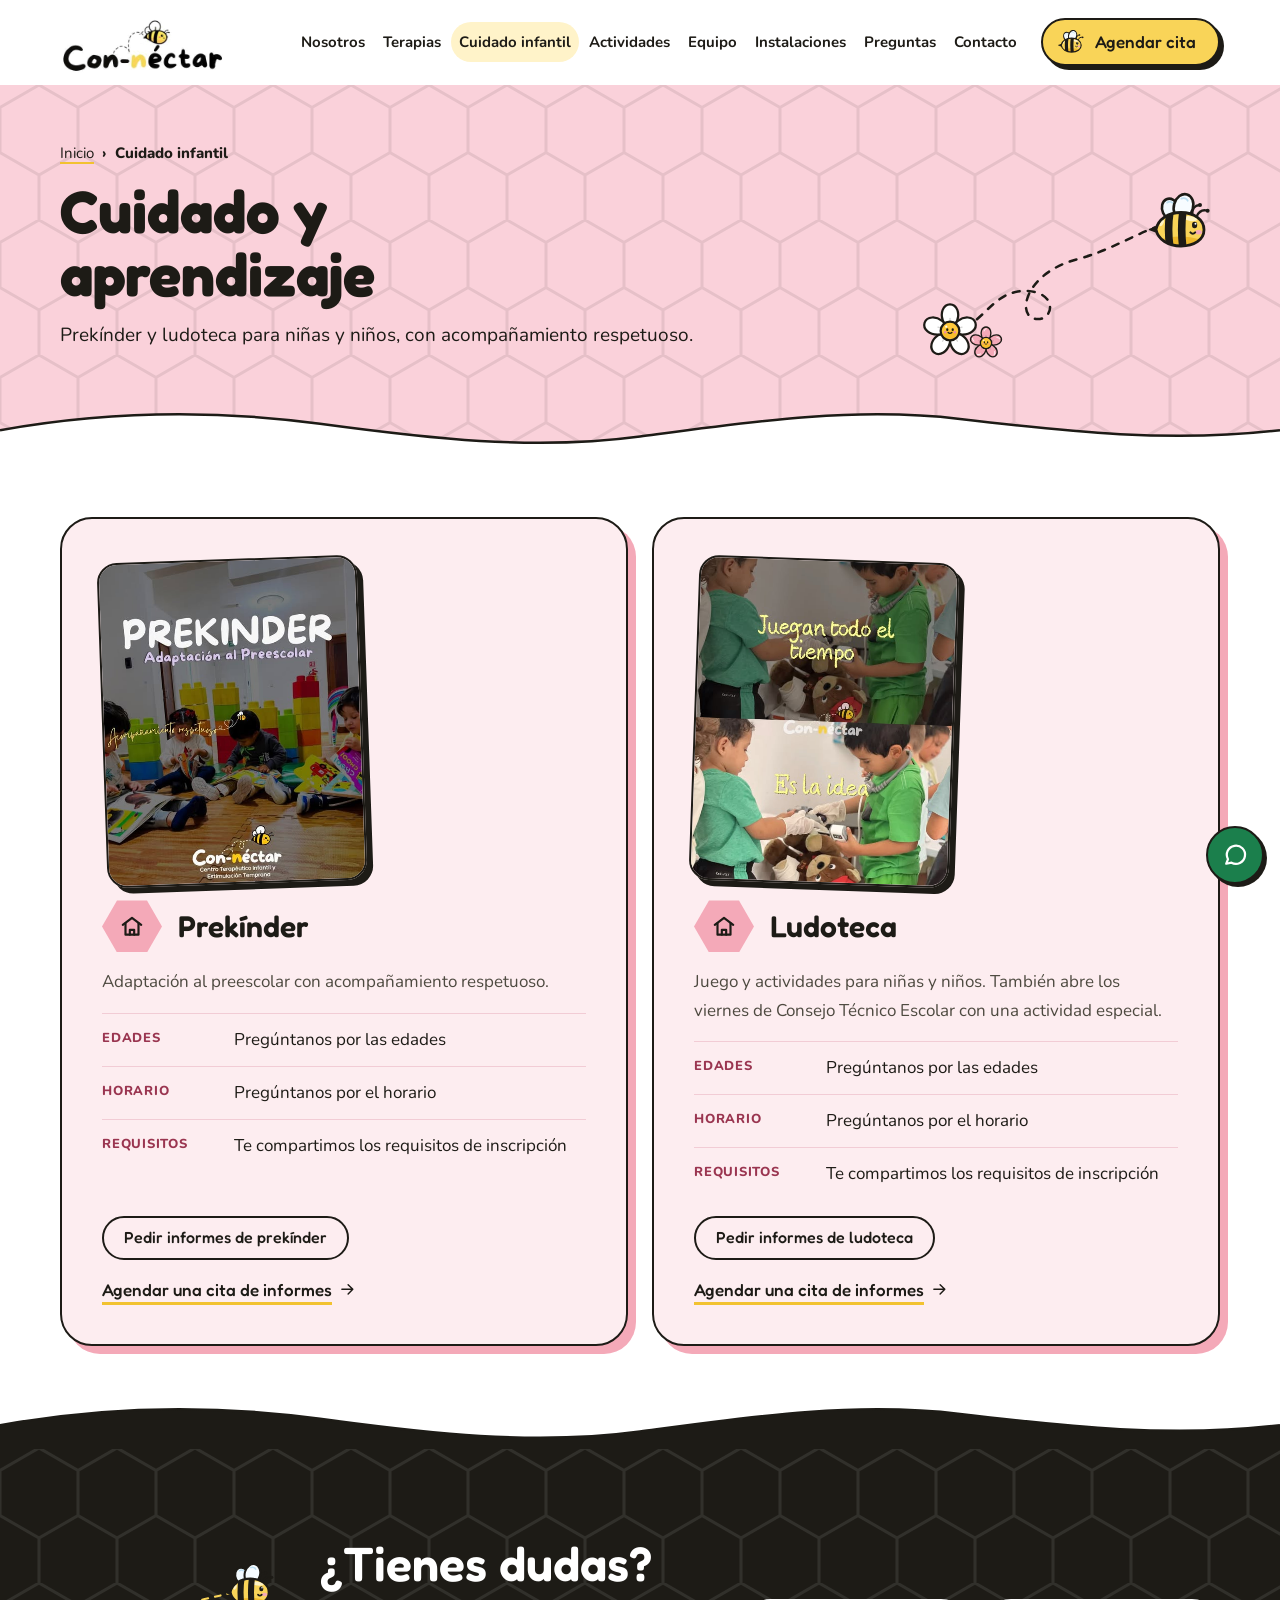
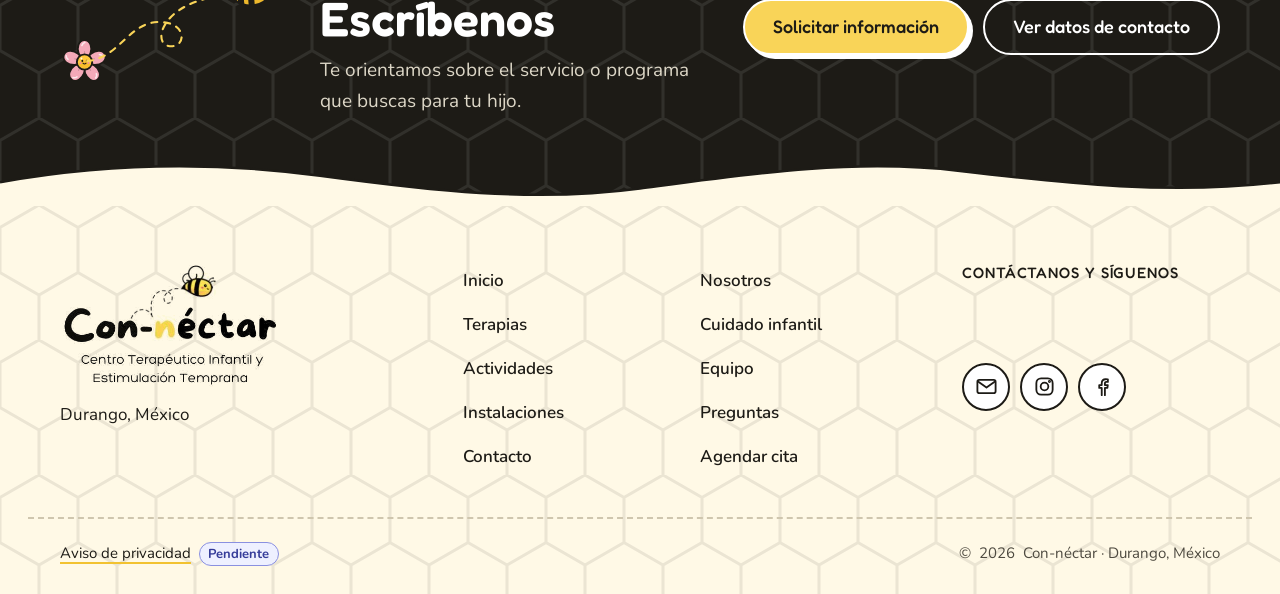
<file: cuidado-y-aprendizaje.html>
<!doctype html>
<html lang="es-MX" class="no-js">
<head>
  <meta charset="utf-8">
  <meta name="viewport" content="width=device-width, initial-scale=1, viewport-fit=cover">
  <title>Prekínder y ludoteca | Con-néctar Durango</title>
  <meta name="description" content="Opciones de cuidado y aprendizaje para niñas y niños en Con-néctar, Durango: prekínder y ludoteca.">
  <!-- PENDIENTE: cuando exista dominio, agrega la URL canónica:
  <link rel="canonical" href="https://www.tu-dominio.mx/cuidado-y-aprendizaje.html"> -->
  <meta property="og:type" content="website">
  <meta property="og:locale" content="es_MX">
  <meta property="og:site_name" content="Con-néctar">
  <meta property="og:title" content="Prekínder y ludoteca | Con-néctar Durango">
  <meta property="og:description" content="Opciones de cuidado y aprendizaje para niñas y niños en Con-néctar, Durango: prekínder y ludoteca.">
  <meta name="theme-color" content="#F9D458">
  <link rel="icon" href="img/favicon.png" type="image/png">
  <link rel="preconnect" href="https://fonts.googleapis.com">
  <link rel="preconnect" href="https://fonts.gstatic.com" crossorigin>
  <link rel="stylesheet" href="https://fonts.googleapis.com/css2?family=Fredoka:wght@400;500;600;700&amp;family=Nunito:ital,wght@0,400;0,600;0,700;0,800;1,400&amp;display=swap">
  <link rel="stylesheet" href="styles.css">
  <script>document.documentElement.classList.replace('no-js', 'js');</script>
  <script src="script.js" defer></script>
</head>
<body>
  <!-- Íconos reutilizables -->
  <svg class="sprite" aria-hidden="true" focusable="false">
    <defs>
      <!-- Silueta de la abeja: recorta sus rayas y brillos -->
      <clipPath id="abeja-silueta" clipPathUnits="userSpaceOnUse"><path d="M10 36.5C12 26.2 22.2 19.5 35 19.5c13.2 0 23 7.2 23 17.2S48.2 53 35 53C22.2 53 12 46.6 10 36.5Z"/></clipPath>
    </defs>
    <symbol id="i-abeja" viewBox="0 0 72 60">
      <g><ellipse cx="25" cy="16.5" rx="8.6" ry="11.2" transform="rotate(-24 25 16.5)" fill="#F3FAFF" stroke="#1D1B16" stroke-width="2.6"/><path d="M21.2 9.6c1.8-1.3 4-1.2 5.4.3" fill="none" stroke="#BFE0F2" stroke-width="1.8" stroke-linecap="round"/></g>
      <g><ellipse cx="37.5" cy="13.5" rx="9.6" ry="12.6" transform="rotate(16 37.5 13.5)" fill="#F7FCFF" stroke="#1D1B16" stroke-width="2.6"/><path d="M35.4 5.6c2.4-1 5.1-.2 6.3 2.1" fill="none" stroke="#BFE0F2" stroke-width="1.8" stroke-linecap="round"/></g>
      <path d="M11.8 33.6 3.6 36.6l8.2 2.8Z" fill="#1D1B16" stroke="#1D1B16" stroke-width="1.6" stroke-linejoin="round"/>
      <path d="M10 36.5C12 26.2 22.2 19.5 35 19.5c13.2 0 23 7.2 23 17.2S48.2 53 35 53C22.2 53 12 46.6 10 36.5Z" fill="#F9D458"/>
      <g clip-path="url(#abeja-silueta)"><ellipse cx="34" cy="53" rx="27" ry="9.5" fill="#EDB82C"/><ellipse cx="44.5" cy="25.6" rx="7" ry="2.4" transform="rotate(8 44.5 25.6)" fill="#FFF3C4"/><ellipse cx="15.8" cy="30" rx="1.6" ry="3.4" transform="rotate(28 15.8 30)" fill="#FFF3C4"/><path d="M20.6 16q-3.6 20.5 0 41h7.6q-3.6-20.5 0-41Z" fill="#1D1B16"/><path d="M33.4 16q-3 20.5 0 41H41q-3-20.5 0-41Z" fill="#1D1B16"/></g>
      <path d="M10 36.5C12 26.2 22.2 19.5 35 19.5c13.2 0 23 7.2 23 17.2S48.2 53 35 53C22.2 53 12 46.6 10 36.5Z" fill="none" stroke="#1D1B16" stroke-width="2.8" stroke-linejoin="round"/>
      <g fill="none" stroke="#1D1B16" stroke-width="2.3" stroke-linecap="round"><path d="M46.2 21.6c-.1-5.4 2.6-9.3 7-9.6"/><path d="M50.6 23.4c2.1-4.6 6-6.9 10.2-5.9"/><circle cx="54" cy="11.9" r="2" fill="#1D1B16" stroke="none"/><circle cx="61.6" cy="17.7" r="2" fill="#1D1B16" stroke="none"/></g>
      <g><ellipse cx="48.6" cy="32" rx="2.6" ry="3.2" fill="#1D1B16"/><circle cx="49.5" cy="30.8" r="1" fill="#FFFFFF"/></g>
      <ellipse cx="52.6" cy="39.2" rx="3.4" ry="2.2" fill="#F4A9B8"/>
      <path d="M44.4 39.4q2.4 2.7 4.8 0" fill="none" stroke="#1D1B16" stroke-width="2" stroke-linecap="round"/>
    </symbol>
    <symbol id="i-flor" viewBox="0 0 64 64">
      <g transform="rotate(0 32 32)"><path d="M32 30.5C24.5 26 21.6 15.8 24.2 9.4 26 5 29 3.5 32 3.5s6 1.5 7.8 5.9c2.6 6.4-.3 16.6-7.8 21.1Z" style="fill: var(--petalo, #FFFFFF)" stroke="#1D1B16" stroke-width="2.4" stroke-linejoin="round"/><path d="M28.6 10.5c.9-2.4 2.4-3.6 3.8-3.8" fill="none" stroke="#FFFFFF" stroke-width="2" stroke-linecap="round" opacity=".75"/><path d="M32 27.5v-9" fill="none" stroke="#1D1B16" stroke-width="1.4" stroke-linecap="round" opacity=".18"/></g>
      <g transform="rotate(72 32 32)"><path d="M32 30.5C24.5 26 21.6 15.8 24.2 9.4 26 5 29 3.5 32 3.5s6 1.5 7.8 5.9c2.6 6.4-.3 16.6-7.8 21.1Z" style="fill: var(--petalo, #FFFFFF)" stroke="#1D1B16" stroke-width="2.4" stroke-linejoin="round"/><path d="M28.6 10.5c.9-2.4 2.4-3.6 3.8-3.8" fill="none" stroke="#FFFFFF" stroke-width="2" stroke-linecap="round" opacity=".75"/><path d="M32 27.5v-9" fill="none" stroke="#1D1B16" stroke-width="1.4" stroke-linecap="round" opacity=".18"/></g>
      <g transform="rotate(144 32 32)"><path d="M32 30.5C24.5 26 21.6 15.8 24.2 9.4 26 5 29 3.5 32 3.5s6 1.5 7.8 5.9c2.6 6.4-.3 16.6-7.8 21.1Z" style="fill: var(--petalo, #FFFFFF)" stroke="#1D1B16" stroke-width="2.4" stroke-linejoin="round"/><path d="M28.6 10.5c.9-2.4 2.4-3.6 3.8-3.8" fill="none" stroke="#FFFFFF" stroke-width="2" stroke-linecap="round" opacity=".75"/><path d="M32 27.5v-9" fill="none" stroke="#1D1B16" stroke-width="1.4" stroke-linecap="round" opacity=".18"/></g>
      <g transform="rotate(216 32 32)"><path d="M32 30.5C24.5 26 21.6 15.8 24.2 9.4 26 5 29 3.5 32 3.5s6 1.5 7.8 5.9c2.6 6.4-.3 16.6-7.8 21.1Z" style="fill: var(--petalo, #FFFFFF)" stroke="#1D1B16" stroke-width="2.4" stroke-linejoin="round"/><path d="M28.6 10.5c.9-2.4 2.4-3.6 3.8-3.8" fill="none" stroke="#FFFFFF" stroke-width="2" stroke-linecap="round" opacity=".75"/><path d="M32 27.5v-9" fill="none" stroke="#1D1B16" stroke-width="1.4" stroke-linecap="round" opacity=".18"/></g>
      <g transform="rotate(288 32 32)"><path d="M32 30.5C24.5 26 21.6 15.8 24.2 9.4 26 5 29 3.5 32 3.5s6 1.5 7.8 5.9c2.6 6.4-.3 16.6-7.8 21.1Z" style="fill: var(--petalo, #FFFFFF)" stroke="#1D1B16" stroke-width="2.4" stroke-linejoin="round"/><path d="M28.6 10.5c.9-2.4 2.4-3.6 3.8-3.8" fill="none" stroke="#FFFFFF" stroke-width="2" stroke-linecap="round" opacity=".75"/><path d="M32 27.5v-9" fill="none" stroke="#1D1B16" stroke-width="1.4" stroke-linecap="round" opacity=".18"/></g>
      <circle cx="32" cy="32" r="10" fill="#FFC93C" stroke="#1D1B16" stroke-width="2.4"/>
      <ellipse cx="32" cy="35.6" rx="7.4" ry="4.2" fill="#F2B51E" opacity=".55"/>
      <ellipse cx="29.1" cy="30.6" rx="1.2" ry="1.5" fill="#1D1B16"/><ellipse cx="34.9" cy="30.6" rx="1.2" ry="1.5" fill="#1D1B16"/>
      <circle cx="26.9" cy="33.4" r="1.3" fill="#F28CA0"/><circle cx="37.1" cy="33.4" r="1.3" fill="#F28CA0"/>
      <path d="M30 33.6q2 2 4 0" fill="none" stroke="#1D1B16" stroke-width="1.4" stroke-linecap="round"/>
      <circle cx="28" cy="27.4" r="1.2" fill="#FFFFFF" opacity=".9"/>
    </symbol>
    <symbol id="i-brote" viewBox="0 0 24 24"><path d="M12 21v-9"/><path d="M12 12c0-4.2 2.9-6.6 7.5-6.6 0 4.3-3 6.6-7.5 6.6Z"/><path d="M12 14.5c0-3.4-2.4-5.6-6.3-5.6 0 3.5 2.5 5.6 6.3 5.6Z"/></symbol>
    <symbol id="i-casa" viewBox="0 0 24 24"><path d="M3.5 11 12 4.5l8.5 6.5"/><path d="M6 9.5V20h12V9.5"/><path d="M10 20v-4.5h4V20"/></symbol>
    <symbol id="i-calendario" viewBox="0 0 24 24"><rect x="3.5" y="5" width="17" height="15.5" rx="3"/><path d="M3.5 10h17M8.5 3v4M15.5 3v4"/></symbol>
    <symbol id="i-personas" viewBox="0 0 24 24"><circle cx="9" cy="8" r="3"/><circle cx="16.5" cy="9.5" r="2.5"/><path d="M3.5 19c.6-3.4 2.8-5.3 5.5-5.3s4.9 1.9 5.5 5.3"/><path d="M14.5 14.2c.6-.3 1.3-.5 2-.5 2.3 0 3.9 1.6 4.3 4.3"/></symbol>
    <symbol id="i-corazon" viewBox="0 0 24 24"><path d="M12 19.5s-7.5-4.4-7.5-9.6A4.1 4.1 0 0 1 12 7.6a4.1 4.1 0 0 1 7.5 2.3c0 5.2-7.5 9.6-7.5 9.6Z"/></symbol>
    <symbol id="i-movimiento" viewBox="0 0 24 24"><circle cx="12" cy="4.8" r="2"/><path d="M5 8.6 12 10l7-1.4M12 10v4.6M12 14.6 8.5 20.5M12 14.6l3.5 5.9"/></symbol>
    <symbol id="i-pregunta" viewBox="0 0 24 24"><circle cx="12" cy="12" r="8.5"/><path d="M9.6 9.5a2.5 2.5 0 1 1 3.6 2.3c-.8.4-1.2 1-1.2 1.8v.4"/><circle cx="12" cy="16.8" r=".5"/></symbol>
    <symbol id="i-flecha" viewBox="0 0 24 24"><path d="M5 12h14M13 6l6 6-6 6"/></symbol>
    <symbol id="i-mensaje" viewBox="0 0 24 24"><path d="M4.5 19.5 6 15.6A7.8 7.8 0 1 1 9 18.6l-4.5.9Z"/></symbol>
    <symbol id="i-telefono" viewBox="0 0 24 24"><path d="M5.5 3.8h3l1.6 4.1-2.1 1.5a11.5 11.5 0 0 0 6.6 6.6l1.5-2.1 4.1 1.6v3a2 2 0 0 1-2.1 2A15.6 15.6 0 0 1 3.5 5.9a2 2 0 0 1 2-2.1Z"/></symbol>
    <symbol id="i-reloj" viewBox="0 0 24 24"><circle cx="12" cy="12" r="8.5"/><path d="M12 7.5V12l3 2"/></symbol>
    <symbol id="i-ubicacion" viewBox="0 0 24 24"><path d="M12 21s-6.5-5.6-6.5-11a6.5 6.5 0 0 1 13 0c0 5.4-6.5 11-6.5 11Z"/><circle cx="12" cy="10" r="2.4"/></symbol>
    <symbol id="i-instagram" viewBox="0 0 24 24"><rect x="3.5" y="3.5" width="17" height="17" rx="5"/><circle cx="12" cy="12" r="4"/><circle cx="17.2" cy="6.8" r=".6"/></symbol>
    <symbol id="i-facebook" viewBox="0 0 24 24"><path d="M14.5 21v-7.5h2.6l.4-3h-3V8.7c0-.9.3-1.5 1.5-1.5h1.6V4.5a20 20 0 0 0-2.4-.1c-2.4 0-4 1.4-4 4.1v2h-2.6v3h2.6V21"/></symbol>
    <symbol id="i-ampliar" viewBox="0 0 24 24"><path d="M4 9V4h5M20 9V4h-5M4 15v5h5M20 15v5h-5"/></symbol>
    <symbol id="i-cerrar" viewBox="0 0 24 24"><path d="M6 6l12 12M18 6 6 18"/></symbol>
    <symbol id="i-anterior" viewBox="0 0 24 24"><path d="M15 5l-7 7 7 7"/></symbol>
    <symbol id="i-siguiente" viewBox="0 0 24 24"><path d="M9 5l7 7-7 7"/></symbol>
    <symbol id="i-mas" viewBox="0 0 24 24"><path d="M12 5v14M5 12h14"/></symbol>
  </svg>

  <a class="saltar" href="#contenido">Saltar al contenido</a>

<!-- ENCABEZADO: es igual en todas las páginas. Si cambias el menú, cámbialo en cada archivo. -->
  <header class="encabezado" data-encabezado>
    <div class="contenedor encabezado__barra">
      <a class="logo" href="index.html" data-logo>
        <img src="img/logo/con-nectar-nombre.png" alt="Con-néctar, ir al inicio" width="418" height="162">
        <!-- Estela y abejita del logotipo: la abejita recorre su estela al abrir la página,
             cada 15 segundos y al dar clic (ver script.js, sección "Logotipo") -->
        <svg class="logo__vuelo" viewBox="0 0 418 162" aria-hidden="true" focusable="false">
          <defs>
            <mask id="logo-mascara" maskUnits="userSpaceOnUse" x="0" y="0" width="418" height="162">
              <path d="M134.5 109C139 98 147 92 155 91.5C163 91 171 96 174 106C172.5 96 172 84 173.5 76C175 66 181 59 188 57.5C194 55.5 202 55 207 58C213 62 214 72 209 77.5C204 82 197 78 197 71C197 64 201 58 207 56C212 54 218 52 224 51.8L230 52" pathLength="1" fill="none" stroke="#FFFFFF" stroke-width="11" stroke-linecap="round" stroke-linejoin="round" stroke-dasharray="1 2">
                <animate data-logo-estela attributeName="stroke-dashoffset" values="1.05;0" dur="2.6s" begin="indefinite" fill="freeze" calcMode="spline" keyTimes="0;1" keySplines="0.45 0 0.35 1"/>
              </path>
            </mask>
          </defs>
          <image class="logo__estela" href="img/logo/con-nectar-estela.png" width="418" height="162" mask="url(#logo-mascara)"/>
          <g>
            <animateMotion data-logo-abeja dur="2.6s" begin="indefinite" fill="freeze" calcMode="spline" keyPoints="0;1" keyTimes="0;1" keySplines="0.45 0 0.35 1" path="M-95.5 57C-91 46 -83 40 -75 39.5C-67 39 -59 44 -56 54C-57.5 44 -58 32 -56.5 24C-55 14 -49 7 -42 5.5C-36 3.5 -28 3 -23 6C-17 10 -16 20 -21 25.5C-26 30 -33 26 -33 19C-33 12 -29 6 -23 4C-18 2 -12 0 -6 -0.2L0 0"/>
            <image class="logo__abeja" href="img/logo/con-nectar-abeja-logo.png" x="226" y="0" width="74" height="75"/>
          </g>
        </svg>
      </a>

      <nav class="nav" aria-label="Principal" data-nav>
        <button class="nav__boton" type="button" aria-expanded="false" aria-controls="menu-principal" data-nav-boton>
          <span class="nav__icono" aria-hidden="true"><span></span></span>
          <span>Menú</span>
        </button>
        <ul class="nav__lista" id="menu-principal">
          <li><a href="nosotros.html">Nosotros</a></li>
          <li><a href="servicios.html">Terapias</a></li>
          <li><a href="cuidado-y-aprendizaje.html" aria-current="page"><span class="nav__pastilla" aria-hidden="true"></span>Cuidado infantil</a></li>
          <li><a href="talleres-y-actividades.html">Actividades</a></li>
          <li><a href="equipo.html">Equipo</a></li>
          <li><a href="instalaciones.html">Instalaciones</a></li>
          <li><a href="preguntas-frecuentes.html">Preguntas</a></li>
          <li><a href="contacto.html">Contacto</a></li>
          <li class="nav__cta"><a class="boton boton--primario" href="agendar-cita.html">Agendar cita</a></li>
        </ul>
      </nav>

      <a class="boton boton--primario encabezado__cta" href="agendar-cita.html"><svg class="boton__abeja" aria-hidden="true" focusable="false"><use href="#i-abeja"/></svg>Agendar cita</a>
    </div>
  </header>

  <main id="contenido">
    <div class="cabecera cabecera--rosa">
      <div class="contenedor">
        <div class="cabecera__grid">
          <div class="cabecera__texto">
            <nav class="migas" aria-label="Ruta de navegación">
              <ol>
                <li><a href="index.html">Inicio</a></li>
                <li><span aria-current="page">Cuidado infantil</span></li>
              </ol>
            </nav>
            <h1>Cuidado y aprendizaje</h1>
            <p class="cabecera__intro">Prekínder y ludoteca para niñas y niños, con acompañamiento respetuoso.</p>
          </div>
          <svg class="cabecera__decoracion" viewBox="0 0 300 170" aria-hidden="true" focusable="false">
            <defs>
              <mask id="mascara-cabecera" maskUnits="userSpaceOnUse" x="-10" y="-10" width="320" height="190">
                <path class="cabecera__revelado" d="M30 138C64 136 70 96 108 98c30 2 26 30 8 28-20-2-12-46 42-60 30-8 52-22 78-32" pathLength="1" fill="none" stroke="#FFFFFF" stroke-width="14" stroke-dasharray="1 1"/>
              </mask>
            </defs>
            <path class="estela" d="M30 138C64 136 70 96 108 98c30 2 26 30 8 28-20-2-12-46 42-60 30-8 52-22 78-32" mask="url(#mascara-cabecera)"/>
            <g class="flor flor--mece" style="--petalo: #FFFFFF"><use href="#i-flor" x="0" y="108" width="60" height="60"/></g>
            <g class="flor flor--mece flor--lenta" style="--petalo: #F4A9B8"><use href="#i-flor" x="48" y="132" width="36" height="36"/></g>
            <g class="cabecera__abeja">
              <svg class="abeja-viva" x="226" y="0" width="72" height="60" viewBox="0 0 72 60" overflow="visible" data-abeja-juguetona>
                <g class="abeja__flotar"><g class="abeja__pirueta">
                  <circle class="abeja__zona" cx="36" cy="32" r="30" fill="#FFFFFF" fill-opacity="0"/>
                  <g class="abeja__ala abeja__ala--atras"><ellipse cx="25" cy="16.5" rx="8.6" ry="11.2" transform="rotate(-24 25 16.5)" fill="#F3FAFF" stroke="#1D1B16" stroke-width="2.6"/><path d="M21.2 9.6c1.8-1.3 4-1.2 5.4.3" fill="none" stroke="#BFE0F2" stroke-width="1.8" stroke-linecap="round"/></g>
                  <g class="abeja__ala abeja__ala--frente"><ellipse cx="37.5" cy="13.5" rx="9.6" ry="12.6" transform="rotate(16 37.5 13.5)" fill="#F7FCFF" stroke="#1D1B16" stroke-width="2.6"/><path d="M35.4 5.6c2.4-1 5.1-.2 6.3 2.1" fill="none" stroke="#BFE0F2" stroke-width="1.8" stroke-linecap="round"/></g>
                  <path d="M11.8 33.6 3.6 36.6l8.2 2.8Z" fill="#1D1B16" stroke="#1D1B16" stroke-width="1.6" stroke-linejoin="round"/>
                  <path d="M10 36.5C12 26.2 22.2 19.5 35 19.5c13.2 0 23 7.2 23 17.2S48.2 53 35 53C22.2 53 12 46.6 10 36.5Z" fill="#F9D458"/>
                  <g clip-path="url(#abeja-silueta)"><ellipse cx="34" cy="53" rx="27" ry="9.5" fill="#EDB82C"/><ellipse cx="44.5" cy="25.6" rx="7" ry="2.4" transform="rotate(8 44.5 25.6)" fill="#FFF3C4"/><ellipse cx="15.8" cy="30" rx="1.6" ry="3.4" transform="rotate(28 15.8 30)" fill="#FFF3C4"/><path d="M20.6 16q-3.6 20.5 0 41h7.6q-3.6-20.5 0-41Z" fill="#1D1B16"/><path d="M33.4 16q-3 20.5 0 41H41q-3-20.5 0-41Z" fill="#1D1B16"/></g>
                  <path d="M10 36.5C12 26.2 22.2 19.5 35 19.5c13.2 0 23 7.2 23 17.2S48.2 53 35 53C22.2 53 12 46.6 10 36.5Z" fill="none" stroke="#1D1B16" stroke-width="2.8" stroke-linejoin="round"/>
                  <g class="abeja__antenas" fill="none" stroke="#1D1B16" stroke-width="2.3" stroke-linecap="round"><path d="M46.2 21.6c-.1-5.4 2.6-9.3 7-9.6"/><path d="M50.6 23.4c2.1-4.6 6-6.9 10.2-5.9"/><circle cx="54" cy="11.9" r="2" fill="#1D1B16" stroke="none"/><circle cx="61.6" cy="17.7" r="2" fill="#1D1B16" stroke="none"/></g>
                  <g class="abeja__ojo"><ellipse cx="48.6" cy="32" rx="2.6" ry="3.2" fill="#1D1B16"/><circle cx="49.5" cy="30.8" r="1" fill="#FFFFFF"/></g>
                  <ellipse class="abeja__mejilla" cx="52.6" cy="39.2" rx="3.4" ry="2.2" fill="#F4A9B8"/>
                  <path class="abeja__sonrisa" d="M44.4 39.4q2.4 2.7 4.8 0" fill="none" stroke="#1D1B16" stroke-width="2" stroke-linecap="round"/>
                </g></g>
              </svg>
            </g>
          </svg>
        </div>
      </div>
      <svg class="ola ola--abajo" viewBox="0 0 1440 64" preserveAspectRatio="none" aria-hidden="true" focusable="false">
        <path class="ola__relleno" d="M0 34C120 10 240 8 360 26s240 34 360 16 240-38 360-22 240 30 360 14V64H0Z"/>
        <path class="ola__linea" d="M0 34C120 10 240 8 360 26s240 34 360 16 240-38 360-22 240 30 360 14"/>
      </svg>
    </div>

    <!-- Programas publicados por el centro (ver FUENTES.md). Edades, horarios y requisitos
         no están publicados: la página invita a preguntar. -->
    <section class="seccion seccion--blanca" aria-label="Programas">
      <div class="contenedor">
        <div class="programas">
          <article class="programa" aria-labelledby="prekinder-titulo">
            <img class="programa__foto" src="img/centro/prekinder.jpg" alt="Cartel de Prekínder, adaptación al preescolar: niñas y niños leen sentados en el piso junto a bloques de colores" width="512" height="640" loading="lazy" decoding="async">
            <div class="programa__cabeza">
              <span class="hex hex--rosa" aria-hidden="true"><svg class="icono" aria-hidden="true"><use href="#i-casa"/></svg></span>
              <h2 id="prekinder-titulo">Prekínder</h2>
            </div>
            <p>Adaptación al preescolar con acompañamiento respetuoso.</p>
            <dl class="datos datos--programa">
              <div><dt>Edades</dt><dd>Pregúntanos por las edades</dd></div>
              <div><dt>Horario</dt><dd>Pregúntanos por el horario</dd></div>
              <div><dt>Requisitos</dt><dd>Te compartimos los requisitos de inscripción</dd></div>
            </dl>
            <a class="boton boton--contorno" href="contacto.html" data-whatsapp="Hola, me gustaría recibir información sobre el prekínder.">Pedir informes de prekínder</a>
            <a class="enlace-flecha" href="agendar-cita.html?servicio=prekinder-ludoteca">Agendar una cita de informes <svg class="icono" aria-hidden="true"><use href="#i-flecha"/></svg></a>
          </article>

          <article class="programa" aria-labelledby="ludoteca-titulo">
            <img class="programa__foto" src="img/centro/juego-simbolico.jpg" alt="Niños con batas de doctor juegan a revisar a unos peluches" width="512" height="640" loading="lazy" decoding="async">
            <div class="programa__cabeza">
              <span class="hex hex--rosa" aria-hidden="true"><svg class="icono" aria-hidden="true"><use href="#i-casa"/></svg></span>
              <h2 id="ludoteca-titulo">Ludoteca</h2>
            </div>
            <p>Juego y actividades para niñas y niños. También abre los viernes de Consejo Técnico Escolar con una actividad especial.</p>
            <dl class="datos datos--programa">
              <div><dt>Edades</dt><dd>Pregúntanos por las edades</dd></div>
              <div><dt>Horario</dt><dd>Pregúntanos por el horario</dd></div>
              <div><dt>Requisitos</dt><dd>Te compartimos los requisitos de inscripción</dd></div>
            </dl>
            <a class="boton boton--contorno" href="contacto.html" data-whatsapp="Hola, me gustaría recibir información sobre la ludoteca.">Pedir informes de ludoteca</a>
            <a class="enlace-flecha" href="agendar-cita.html?servicio=prekinder-ludoteca">Agendar una cita de informes <svg class="icono" aria-hidden="true"><use href="#i-flecha"/></svg></a>
          </article>
        </div>
      </div>
    </section>
  </main>

  <!-- Banda de contacto: se repite al final de cada página -->
  <section class="banda" aria-labelledby="banda-titulo">
    <svg class="ola" viewBox="0 0 1440 64" preserveAspectRatio="none" aria-hidden="true" focusable="false">
        <path class="ola__relleno" d="M0 34C120 10 240 8 360 26s240 34 360 16 240-38 360-22 240 30 360 14V64H0Z"/>
        <path class="ola__linea" d="M0 34C120 10 240 8 360 26s240 34 360 16 240-38 360-22 240 30 360 14"/>
      </svg>
    <div class="contenedor banda__grid">
      <svg class="banda__decoracion" viewBox="0 0 260 150" aria-hidden="true" focusable="false">
        <g class="flor flor--mece" style="--petalo: #F4A9B8"><use href="#i-flor" x="0" y="88" width="58" height="58"/></g>
        <path class="estela estela--clara" d="M32 116c40-4 50-50 90-46 30 3 26 32 6 28-18-4-8-44 46-56 26-6 44-10 58-18"/>
        <svg class="abeja-viva" x="192" y="0" width="68" height="57" viewBox="0 0 72 60" overflow="visible" data-abeja-juguetona>
          <g class="abeja__flotar"><g class="abeja__pirueta">
            <circle class="abeja__zona" cx="36" cy="32" r="30" fill="#FFFFFF" fill-opacity="0"/>
            <g class="abeja__ala abeja__ala--atras"><ellipse cx="25" cy="16.5" rx="8.6" ry="11.2" transform="rotate(-24 25 16.5)" fill="#F3FAFF" stroke="#1D1B16" stroke-width="2.6"/><path d="M21.2 9.6c1.8-1.3 4-1.2 5.4.3" fill="none" stroke="#BFE0F2" stroke-width="1.8" stroke-linecap="round"/></g>
            <g class="abeja__ala abeja__ala--frente"><ellipse cx="37.5" cy="13.5" rx="9.6" ry="12.6" transform="rotate(16 37.5 13.5)" fill="#F7FCFF" stroke="#1D1B16" stroke-width="2.6"/><path d="M35.4 5.6c2.4-1 5.1-.2 6.3 2.1" fill="none" stroke="#BFE0F2" stroke-width="1.8" stroke-linecap="round"/></g>
            <path d="M11.8 33.6 3.6 36.6l8.2 2.8Z" fill="#1D1B16" stroke="#1D1B16" stroke-width="1.6" stroke-linejoin="round"/>
            <path d="M10 36.5C12 26.2 22.2 19.5 35 19.5c13.2 0 23 7.2 23 17.2S48.2 53 35 53C22.2 53 12 46.6 10 36.5Z" fill="#F9D458"/>
            <g clip-path="url(#abeja-silueta)"><ellipse cx="34" cy="53" rx="27" ry="9.5" fill="#EDB82C"/><ellipse cx="44.5" cy="25.6" rx="7" ry="2.4" transform="rotate(8 44.5 25.6)" fill="#FFF3C4"/><ellipse cx="15.8" cy="30" rx="1.6" ry="3.4" transform="rotate(28 15.8 30)" fill="#FFF3C4"/><path d="M20.6 16q-3.6 20.5 0 41h7.6q-3.6-20.5 0-41Z" fill="#1D1B16"/><path d="M33.4 16q-3 20.5 0 41H41q-3-20.5 0-41Z" fill="#1D1B16"/></g>
            <path d="M10 36.5C12 26.2 22.2 19.5 35 19.5c13.2 0 23 7.2 23 17.2S48.2 53 35 53C22.2 53 12 46.6 10 36.5Z" fill="none" stroke="#1D1B16" stroke-width="2.8" stroke-linejoin="round"/>
            <g class="abeja__antenas" fill="none" stroke="#1D1B16" stroke-width="2.3" stroke-linecap="round"><path d="M46.2 21.6c-.1-5.4 2.6-9.3 7-9.6"/><path d="M50.6 23.4c2.1-4.6 6-6.9 10.2-5.9"/><circle cx="54" cy="11.9" r="2" fill="#1D1B16" stroke="none"/><circle cx="61.6" cy="17.7" r="2" fill="#1D1B16" stroke="none"/></g>
            <g class="abeja__ojo"><ellipse cx="48.6" cy="32" rx="2.6" ry="3.2" fill="#1D1B16"/><circle cx="49.5" cy="30.8" r="1" fill="#FFFFFF"/></g>
            <ellipse class="abeja__mejilla" cx="52.6" cy="39.2" rx="3.4" ry="2.2" fill="#F4A9B8"/>
            <path class="abeja__sonrisa" d="M44.4 39.4q2.4 2.7 4.8 0" fill="none" stroke="#1D1B16" stroke-width="2" stroke-linecap="round"/>
          </g></g>
        </svg>
      </svg>
      <div class="banda__texto">
        <h2 id="banda-titulo">¿Tienes dudas? Escríbenos</h2>
        <p>Te orientamos sobre el servicio o programa que buscas para tu hijo.</p>
      </div>
      <div class="grupo-botones">
        <a class="boton boton--primario boton--grande" href="contacto.html" data-whatsapp>Solicitar información</a>
        <a class="boton boton--secundario boton--grande" href="contacto.html" data-mostrar-si="whatsapp" hidden>Ver datos de contacto</a>
      </div>
    </div>
  </section>

  <footer class="pie">
    <svg class="ola" viewBox="0 0 1440 64" preserveAspectRatio="none" aria-hidden="true" focusable="false">
        <path class="ola__relleno" d="M0 34C120 10 240 8 360 26s240 34 360 16 240-38 360-22 240 30 360 14V64H0Z"/>
        <path class="ola__linea" d="M0 34C120 10 240 8 360 26s240 34 360 16 240-38 360-22 240 30 360 14"/>
      </svg>
    <div class="contenedor pie__grid">
      <div class="pie__marca">
        <a href="index.html">
          <img src="img/logo/con-nectar-logo.png" alt="Con-néctar, Centro Terapéutico Infantil y Estimulación Temprana. Ir al inicio" width="418" height="243" loading="lazy" decoding="async">
        </a>
        <p>Durango, México</p>
      </div>

      <nav class="pie__nav" aria-label="Pie de página">
        <ul role="list">
          <li><a href="index.html">Inicio</a></li>
          <li><a href="nosotros.html">Nosotros</a></li>
          <li><a href="servicios.html">Terapias</a></li>
          <li><a href="cuidado-y-aprendizaje.html">Cuidado infantil</a></li>
          <li><a href="talleres-y-actividades.html">Actividades</a></li>
          <li><a href="equipo.html">Equipo</a></li>
          <li><a href="instalaciones.html">Instalaciones</a></li>
          <li><a href="preguntas-frecuentes.html">Preguntas</a></li>
          <li><a href="contacto.html">Contacto</a></li>
          <li><a href="agendar-cita.html">Agendar cita</a></li>
        </ul>
      </nav>

      <div class="pie__redes">
        <p class="pie__etiqueta">Contáctanos y síguenos</p>
        <a class="red red--icono" href="mailto:con.nectarcai@gmail.com" aria-label="Escribir por correo a Con-néctar"><svg class="icono" aria-hidden="true" viewBox="0 0 24 24"><rect x="2.5" y="5" width="19" height="14" rx="2"/><path d="m3.5 7 8.5 6 8.5-6"/></svg></a>
        <a class="red red--icono" aria-label="Abrir Instagram de Con-néctar" data-enlace="instagram" href="https://www.instagram.com/con.nectar.dgo/" target="_blank" rel="noopener">
          <svg class="icono" aria-hidden="true"><use href="#i-instagram"/></svg>
        </a>
        <a class="red red--icono" aria-label="Abrir Facebook de Con-néctar" data-enlace="facebook" href="https://www.facebook.com/profile.php?id=61568894422427" target="_blank" rel="noopener">
          <svg class="icono" aria-hidden="true"><use href="#i-facebook"/></svg>
        </a>
      </div>
    </div>

    <div class="contenedor pie__legal">
      <p><a href="aviso-de-privacidad.html">Aviso de privacidad</a> <span class="etiqueta-pendiente">Pendiente</span></p>
      <p>© <span data-anio>2026</span> Con-néctar · Durango, México</p>
    </div>
  </footer>
</body>
</html>
</file>
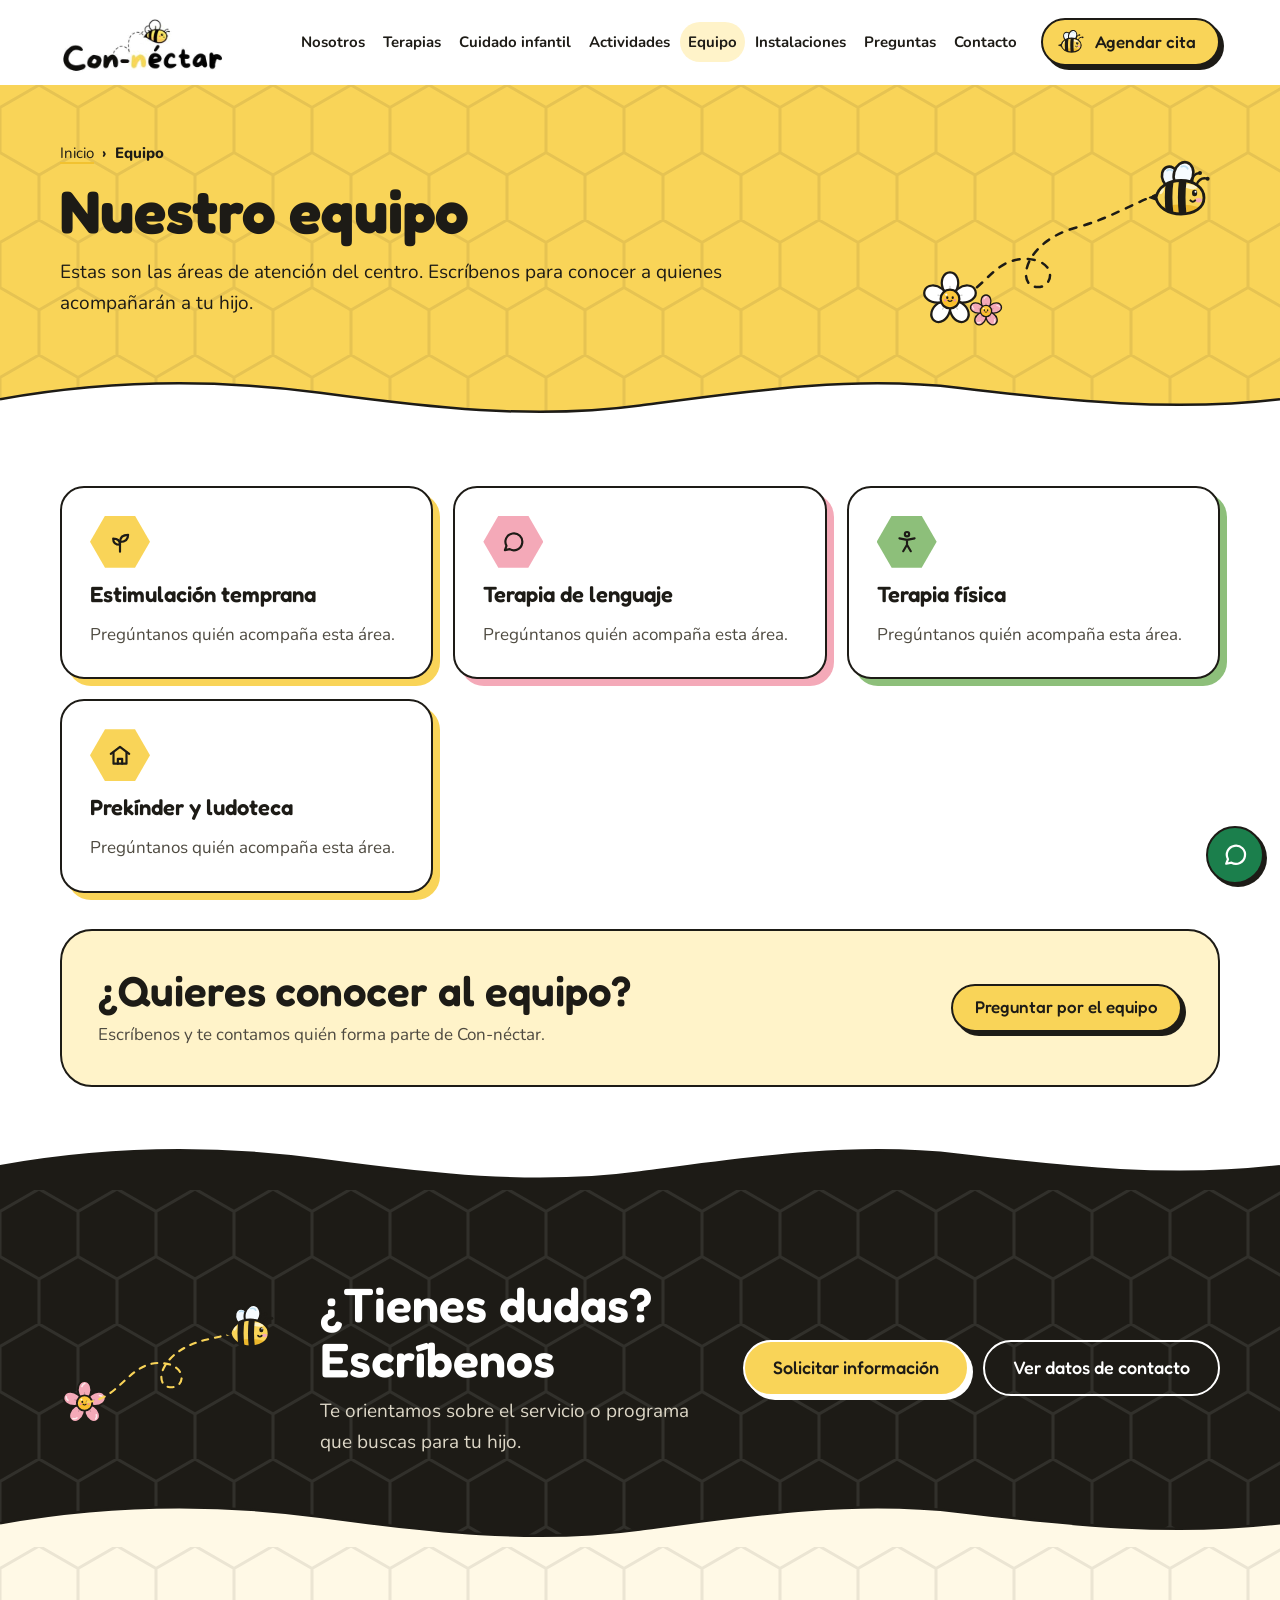
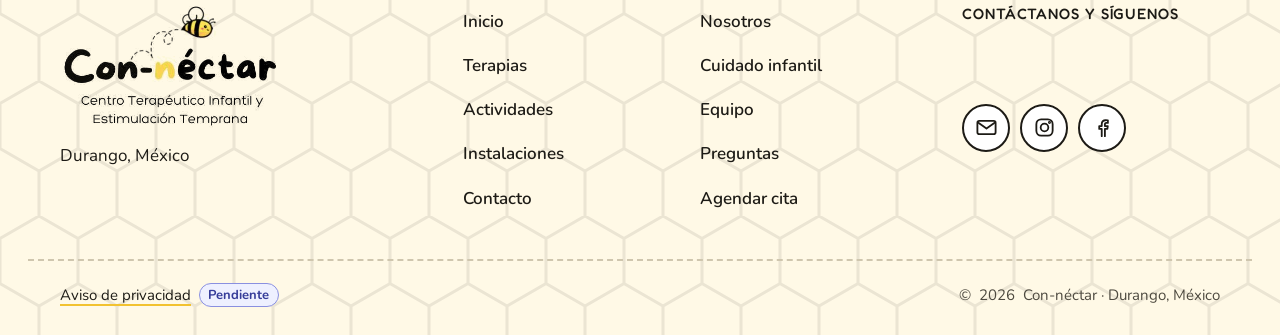
<file: equipo.html>
<!doctype html>
<html lang="es-MX" class="no-js">
<head>
  <meta charset="utf-8">
  <meta name="viewport" content="width=device-width, initial-scale=1, viewport-fit=cover">
  <title>Nuestro equipo | Con-néctar Durango</title>
  <meta name="description" content="Conoce al equipo de Con-néctar, centro terapéutico infantil y de estimulación temprana en Durango.">
  <!-- PENDIENTE: cuando exista dominio, agrega la URL canónica:
  <link rel="canonical" href="https://www.tu-dominio.mx/equipo.html"> -->
  <meta property="og:type" content="website">
  <meta property="og:locale" content="es_MX">
  <meta property="og:site_name" content="Con-néctar">
  <meta property="og:title" content="Nuestro equipo | Con-néctar Durango">
  <meta property="og:description" content="Conoce al equipo de Con-néctar, centro terapéutico infantil y de estimulación temprana en Durango.">
  <meta name="theme-color" content="#F9D458">
  <link rel="icon" href="img/favicon.png" type="image/png">
  <link rel="preconnect" href="https://fonts.googleapis.com">
  <link rel="preconnect" href="https://fonts.gstatic.com" crossorigin>
  <link rel="stylesheet" href="https://fonts.googleapis.com/css2?family=Fredoka:wght@400;500;600;700&amp;family=Nunito:ital,wght@0,400;0,600;0,700;0,800;1,400&amp;display=swap">
  <link rel="stylesheet" href="styles.css">
  <script>document.documentElement.classList.replace('no-js', 'js');</script>
  <script src="script.js" defer></script>
</head>
<body>
  <!-- Íconos reutilizables -->
  <svg class="sprite" aria-hidden="true" focusable="false">
    <defs>
      <!-- Silueta de la abeja: recorta sus rayas y brillos -->
      <clipPath id="abeja-silueta" clipPathUnits="userSpaceOnUse"><path d="M10 36.5C12 26.2 22.2 19.5 35 19.5c13.2 0 23 7.2 23 17.2S48.2 53 35 53C22.2 53 12 46.6 10 36.5Z"/></clipPath>
    </defs>
    <symbol id="i-abeja" viewBox="0 0 72 60">
      <g><ellipse cx="25" cy="16.5" rx="8.6" ry="11.2" transform="rotate(-24 25 16.5)" fill="#F3FAFF" stroke="#1D1B16" stroke-width="2.6"/><path d="M21.2 9.6c1.8-1.3 4-1.2 5.4.3" fill="none" stroke="#BFE0F2" stroke-width="1.8" stroke-linecap="round"/></g>
      <g><ellipse cx="37.5" cy="13.5" rx="9.6" ry="12.6" transform="rotate(16 37.5 13.5)" fill="#F7FCFF" stroke="#1D1B16" stroke-width="2.6"/><path d="M35.4 5.6c2.4-1 5.1-.2 6.3 2.1" fill="none" stroke="#BFE0F2" stroke-width="1.8" stroke-linecap="round"/></g>
      <path d="M11.8 33.6 3.6 36.6l8.2 2.8Z" fill="#1D1B16" stroke="#1D1B16" stroke-width="1.6" stroke-linejoin="round"/>
      <path d="M10 36.5C12 26.2 22.2 19.5 35 19.5c13.2 0 23 7.2 23 17.2S48.2 53 35 53C22.2 53 12 46.6 10 36.5Z" fill="#F9D458"/>
      <g clip-path="url(#abeja-silueta)"><ellipse cx="34" cy="53" rx="27" ry="9.5" fill="#EDB82C"/><ellipse cx="44.5" cy="25.6" rx="7" ry="2.4" transform="rotate(8 44.5 25.6)" fill="#FFF3C4"/><ellipse cx="15.8" cy="30" rx="1.6" ry="3.4" transform="rotate(28 15.8 30)" fill="#FFF3C4"/><path d="M20.6 16q-3.6 20.5 0 41h7.6q-3.6-20.5 0-41Z" fill="#1D1B16"/><path d="M33.4 16q-3 20.5 0 41H41q-3-20.5 0-41Z" fill="#1D1B16"/></g>
      <path d="M10 36.5C12 26.2 22.2 19.5 35 19.5c13.2 0 23 7.2 23 17.2S48.2 53 35 53C22.2 53 12 46.6 10 36.5Z" fill="none" stroke="#1D1B16" stroke-width="2.8" stroke-linejoin="round"/>
      <g fill="none" stroke="#1D1B16" stroke-width="2.3" stroke-linecap="round"><path d="M46.2 21.6c-.1-5.4 2.6-9.3 7-9.6"/><path d="M50.6 23.4c2.1-4.6 6-6.9 10.2-5.9"/><circle cx="54" cy="11.9" r="2" fill="#1D1B16" stroke="none"/><circle cx="61.6" cy="17.7" r="2" fill="#1D1B16" stroke="none"/></g>
      <g><ellipse cx="48.6" cy="32" rx="2.6" ry="3.2" fill="#1D1B16"/><circle cx="49.5" cy="30.8" r="1" fill="#FFFFFF"/></g>
      <ellipse cx="52.6" cy="39.2" rx="3.4" ry="2.2" fill="#F4A9B8"/>
      <path d="M44.4 39.4q2.4 2.7 4.8 0" fill="none" stroke="#1D1B16" stroke-width="2" stroke-linecap="round"/>
    </symbol>
    <symbol id="i-flor" viewBox="0 0 64 64">
      <g transform="rotate(0 32 32)"><path d="M32 30.5C24.5 26 21.6 15.8 24.2 9.4 26 5 29 3.5 32 3.5s6 1.5 7.8 5.9c2.6 6.4-.3 16.6-7.8 21.1Z" style="fill: var(--petalo, #FFFFFF)" stroke="#1D1B16" stroke-width="2.4" stroke-linejoin="round"/><path d="M28.6 10.5c.9-2.4 2.4-3.6 3.8-3.8" fill="none" stroke="#FFFFFF" stroke-width="2" stroke-linecap="round" opacity=".75"/><path d="M32 27.5v-9" fill="none" stroke="#1D1B16" stroke-width="1.4" stroke-linecap="round" opacity=".18"/></g>
      <g transform="rotate(72 32 32)"><path d="M32 30.5C24.5 26 21.6 15.8 24.2 9.4 26 5 29 3.5 32 3.5s6 1.5 7.8 5.9c2.6 6.4-.3 16.6-7.8 21.1Z" style="fill: var(--petalo, #FFFFFF)" stroke="#1D1B16" stroke-width="2.4" stroke-linejoin="round"/><path d="M28.6 10.5c.9-2.4 2.4-3.6 3.8-3.8" fill="none" stroke="#FFFFFF" stroke-width="2" stroke-linecap="round" opacity=".75"/><path d="M32 27.5v-9" fill="none" stroke="#1D1B16" stroke-width="1.4" stroke-linecap="round" opacity=".18"/></g>
      <g transform="rotate(144 32 32)"><path d="M32 30.5C24.5 26 21.6 15.8 24.2 9.4 26 5 29 3.5 32 3.5s6 1.5 7.8 5.9c2.6 6.4-.3 16.6-7.8 21.1Z" style="fill: var(--petalo, #FFFFFF)" stroke="#1D1B16" stroke-width="2.4" stroke-linejoin="round"/><path d="M28.6 10.5c.9-2.4 2.4-3.6 3.8-3.8" fill="none" stroke="#FFFFFF" stroke-width="2" stroke-linecap="round" opacity=".75"/><path d="M32 27.5v-9" fill="none" stroke="#1D1B16" stroke-width="1.4" stroke-linecap="round" opacity=".18"/></g>
      <g transform="rotate(216 32 32)"><path d="M32 30.5C24.5 26 21.6 15.8 24.2 9.4 26 5 29 3.5 32 3.5s6 1.5 7.8 5.9c2.6 6.4-.3 16.6-7.8 21.1Z" style="fill: var(--petalo, #FFFFFF)" stroke="#1D1B16" stroke-width="2.4" stroke-linejoin="round"/><path d="M28.6 10.5c.9-2.4 2.4-3.6 3.8-3.8" fill="none" stroke="#FFFFFF" stroke-width="2" stroke-linecap="round" opacity=".75"/><path d="M32 27.5v-9" fill="none" stroke="#1D1B16" stroke-width="1.4" stroke-linecap="round" opacity=".18"/></g>
      <g transform="rotate(288 32 32)"><path d="M32 30.5C24.5 26 21.6 15.8 24.2 9.4 26 5 29 3.5 32 3.5s6 1.5 7.8 5.9c2.6 6.4-.3 16.6-7.8 21.1Z" style="fill: var(--petalo, #FFFFFF)" stroke="#1D1B16" stroke-width="2.4" stroke-linejoin="round"/><path d="M28.6 10.5c.9-2.4 2.4-3.6 3.8-3.8" fill="none" stroke="#FFFFFF" stroke-width="2" stroke-linecap="round" opacity=".75"/><path d="M32 27.5v-9" fill="none" stroke="#1D1B16" stroke-width="1.4" stroke-linecap="round" opacity=".18"/></g>
      <circle cx="32" cy="32" r="10" fill="#FFC93C" stroke="#1D1B16" stroke-width="2.4"/>
      <ellipse cx="32" cy="35.6" rx="7.4" ry="4.2" fill="#F2B51E" opacity=".55"/>
      <ellipse cx="29.1" cy="30.6" rx="1.2" ry="1.5" fill="#1D1B16"/><ellipse cx="34.9" cy="30.6" rx="1.2" ry="1.5" fill="#1D1B16"/>
      <circle cx="26.9" cy="33.4" r="1.3" fill="#F28CA0"/><circle cx="37.1" cy="33.4" r="1.3" fill="#F28CA0"/>
      <path d="M30 33.6q2 2 4 0" fill="none" stroke="#1D1B16" stroke-width="1.4" stroke-linecap="round"/>
      <circle cx="28" cy="27.4" r="1.2" fill="#FFFFFF" opacity=".9"/>
    </symbol>
    <symbol id="i-brote" viewBox="0 0 24 24"><path d="M12 21v-9"/><path d="M12 12c0-4.2 2.9-6.6 7.5-6.6 0 4.3-3 6.6-7.5 6.6Z"/><path d="M12 14.5c0-3.4-2.4-5.6-6.3-5.6 0 3.5 2.5 5.6 6.3 5.6Z"/></symbol>
    <symbol id="i-casa" viewBox="0 0 24 24"><path d="M3.5 11 12 4.5l8.5 6.5"/><path d="M6 9.5V20h12V9.5"/><path d="M10 20v-4.5h4V20"/></symbol>
    <symbol id="i-calendario" viewBox="0 0 24 24"><rect x="3.5" y="5" width="17" height="15.5" rx="3"/><path d="M3.5 10h17M8.5 3v4M15.5 3v4"/></symbol>
    <symbol id="i-personas" viewBox="0 0 24 24"><circle cx="9" cy="8" r="3"/><circle cx="16.5" cy="9.5" r="2.5"/><path d="M3.5 19c.6-3.4 2.8-5.3 5.5-5.3s4.9 1.9 5.5 5.3"/><path d="M14.5 14.2c.6-.3 1.3-.5 2-.5 2.3 0 3.9 1.6 4.3 4.3"/></symbol>
    <symbol id="i-corazon" viewBox="0 0 24 24"><path d="M12 19.5s-7.5-4.4-7.5-9.6A4.1 4.1 0 0 1 12 7.6a4.1 4.1 0 0 1 7.5 2.3c0 5.2-7.5 9.6-7.5 9.6Z"/></symbol>
    <symbol id="i-movimiento" viewBox="0 0 24 24"><circle cx="12" cy="4.8" r="2"/><path d="M5 8.6 12 10l7-1.4M12 10v4.6M12 14.6 8.5 20.5M12 14.6l3.5 5.9"/></symbol>
    <symbol id="i-pregunta" viewBox="0 0 24 24"><circle cx="12" cy="12" r="8.5"/><path d="M9.6 9.5a2.5 2.5 0 1 1 3.6 2.3c-.8.4-1.2 1-1.2 1.8v.4"/><circle cx="12" cy="16.8" r=".5"/></symbol>
    <symbol id="i-flecha" viewBox="0 0 24 24"><path d="M5 12h14M13 6l6 6-6 6"/></symbol>
    <symbol id="i-mensaje" viewBox="0 0 24 24"><path d="M4.5 19.5 6 15.6A7.8 7.8 0 1 1 9 18.6l-4.5.9Z"/></symbol>
    <symbol id="i-telefono" viewBox="0 0 24 24"><path d="M5.5 3.8h3l1.6 4.1-2.1 1.5a11.5 11.5 0 0 0 6.6 6.6l1.5-2.1 4.1 1.6v3a2 2 0 0 1-2.1 2A15.6 15.6 0 0 1 3.5 5.9a2 2 0 0 1 2-2.1Z"/></symbol>
    <symbol id="i-reloj" viewBox="0 0 24 24"><circle cx="12" cy="12" r="8.5"/><path d="M12 7.5V12l3 2"/></symbol>
    <symbol id="i-ubicacion" viewBox="0 0 24 24"><path d="M12 21s-6.5-5.6-6.5-11a6.5 6.5 0 0 1 13 0c0 5.4-6.5 11-6.5 11Z"/><circle cx="12" cy="10" r="2.4"/></symbol>
    <symbol id="i-instagram" viewBox="0 0 24 24"><rect x="3.5" y="3.5" width="17" height="17" rx="5"/><circle cx="12" cy="12" r="4"/><circle cx="17.2" cy="6.8" r=".6"/></symbol>
    <symbol id="i-facebook" viewBox="0 0 24 24"><path d="M14.5 21v-7.5h2.6l.4-3h-3V8.7c0-.9.3-1.5 1.5-1.5h1.6V4.5a20 20 0 0 0-2.4-.1c-2.4 0-4 1.4-4 4.1v2h-2.6v3h2.6V21"/></symbol>
    <symbol id="i-ampliar" viewBox="0 0 24 24"><path d="M4 9V4h5M20 9V4h-5M4 15v5h5M20 15v5h-5"/></symbol>
    <symbol id="i-cerrar" viewBox="0 0 24 24"><path d="M6 6l12 12M18 6 6 18"/></symbol>
    <symbol id="i-anterior" viewBox="0 0 24 24"><path d="M15 5l-7 7 7 7"/></symbol>
    <symbol id="i-siguiente" viewBox="0 0 24 24"><path d="M9 5l7 7-7 7"/></symbol>
    <symbol id="i-mas" viewBox="0 0 24 24"><path d="M12 5v14M5 12h14"/></symbol>
  </svg>

  <a class="saltar" href="#contenido">Saltar al contenido</a>

<!-- ENCABEZADO: es igual en todas las páginas. Si cambias el menú, cámbialo en cada archivo. -->
  <header class="encabezado" data-encabezado>
    <div class="contenedor encabezado__barra">
      <a class="logo" href="index.html" data-logo>
        <img src="img/logo/con-nectar-nombre.png" alt="Con-néctar, ir al inicio" width="418" height="162">
        <!-- Estela y abejita del logotipo: la abejita recorre su estela al abrir la página,
             cada 15 segundos y al dar clic (ver script.js, sección "Logotipo") -->
        <svg class="logo__vuelo" viewBox="0 0 418 162" aria-hidden="true" focusable="false">
          <defs>
            <mask id="logo-mascara" maskUnits="userSpaceOnUse" x="0" y="0" width="418" height="162">
              <path d="M134.5 109C139 98 147 92 155 91.5C163 91 171 96 174 106C172.5 96 172 84 173.5 76C175 66 181 59 188 57.5C194 55.5 202 55 207 58C213 62 214 72 209 77.5C204 82 197 78 197 71C197 64 201 58 207 56C212 54 218 52 224 51.8L230 52" pathLength="1" fill="none" stroke="#FFFFFF" stroke-width="11" stroke-linecap="round" stroke-linejoin="round" stroke-dasharray="1 2">
                <animate data-logo-estela attributeName="stroke-dashoffset" values="1.05;0" dur="2.6s" begin="indefinite" fill="freeze" calcMode="spline" keyTimes="0;1" keySplines="0.45 0 0.35 1"/>
              </path>
            </mask>
          </defs>
          <image class="logo__estela" href="img/logo/con-nectar-estela.png" width="418" height="162" mask="url(#logo-mascara)"/>
          <g>
            <animateMotion data-logo-abeja dur="2.6s" begin="indefinite" fill="freeze" calcMode="spline" keyPoints="0;1" keyTimes="0;1" keySplines="0.45 0 0.35 1" path="M-95.5 57C-91 46 -83 40 -75 39.5C-67 39 -59 44 -56 54C-57.5 44 -58 32 -56.5 24C-55 14 -49 7 -42 5.5C-36 3.5 -28 3 -23 6C-17 10 -16 20 -21 25.5C-26 30 -33 26 -33 19C-33 12 -29 6 -23 4C-18 2 -12 0 -6 -0.2L0 0"/>
            <image class="logo__abeja" href="img/logo/con-nectar-abeja-logo.png" x="226" y="0" width="74" height="75"/>
          </g>
        </svg>
      </a>

      <nav class="nav" aria-label="Principal" data-nav>
        <button class="nav__boton" type="button" aria-expanded="false" aria-controls="menu-principal" data-nav-boton>
          <span class="nav__icono" aria-hidden="true"><span></span></span>
          <span>Menú</span>
        </button>
        <ul class="nav__lista" id="menu-principal">
          <li><a href="nosotros.html">Nosotros</a></li>
          <li><a href="servicios.html">Terapias</a></li>
          <li><a href="cuidado-y-aprendizaje.html">Cuidado infantil</a></li>
          <li><a href="talleres-y-actividades.html">Actividades</a></li>
          <li><a href="equipo.html" aria-current="page"><span class="nav__pastilla" aria-hidden="true"></span>Equipo</a></li>
          <li><a href="instalaciones.html">Instalaciones</a></li>
          <li><a href="preguntas-frecuentes.html">Preguntas</a></li>
          <li><a href="contacto.html">Contacto</a></li>
          <li class="nav__cta"><a class="boton boton--primario" href="agendar-cita.html">Agendar cita</a></li>
        </ul>
      </nav>

      <a class="boton boton--primario encabezado__cta" href="agendar-cita.html"><svg class="boton__abeja" aria-hidden="true" focusable="false"><use href="#i-abeja"/></svg>Agendar cita</a>
    </div>
  </header>

  <main id="contenido">
    <div class="cabecera cabecera--miel">
      <div class="contenedor">
        <div class="cabecera__grid">
          <div class="cabecera__texto">
            <nav class="migas" aria-label="Ruta de navegación">
              <ol>
                <li><a href="index.html">Inicio</a></li>
                <li><span aria-current="page">Equipo</span></li>
              </ol>
            </nav>
            <h1>Nuestro equipo</h1>
            <p class="cabecera__intro">Estas son las áreas de atención del centro. Escríbenos para conocer a quienes acompañarán a tu hijo.</p>
          </div>
          <svg class="cabecera__decoracion" viewBox="0 0 300 170" aria-hidden="true" focusable="false">
            <defs>
              <mask id="mascara-cabecera" maskUnits="userSpaceOnUse" x="-10" y="-10" width="320" height="190">
                <path class="cabecera__revelado" d="M30 138C64 136 70 96 108 98c30 2 26 30 8 28-20-2-12-46 42-60 30-8 52-22 78-32" pathLength="1" fill="none" stroke="#FFFFFF" stroke-width="14" stroke-dasharray="1 1"/>
              </mask>
            </defs>
            <path class="estela" d="M30 138C64 136 70 96 108 98c30 2 26 30 8 28-20-2-12-46 42-60 30-8 52-22 78-32" mask="url(#mascara-cabecera)"/>
            <g class="flor flor--mece" style="--petalo: #FFFFFF"><use href="#i-flor" x="0" y="108" width="60" height="60"/></g>
            <g class="flor flor--mece flor--lenta" style="--petalo: #F4A9B8"><use href="#i-flor" x="48" y="132" width="36" height="36"/></g>
            <g class="cabecera__abeja">
              <svg class="abeja-viva" x="226" y="0" width="72" height="60" viewBox="0 0 72 60" overflow="visible" data-abeja-juguetona>
                <g class="abeja__flotar"><g class="abeja__pirueta">
                  <circle class="abeja__zona" cx="36" cy="32" r="30" fill="#FFFFFF" fill-opacity="0"/>
                  <g class="abeja__ala abeja__ala--atras"><ellipse cx="25" cy="16.5" rx="8.6" ry="11.2" transform="rotate(-24 25 16.5)" fill="#F3FAFF" stroke="#1D1B16" stroke-width="2.6"/><path d="M21.2 9.6c1.8-1.3 4-1.2 5.4.3" fill="none" stroke="#BFE0F2" stroke-width="1.8" stroke-linecap="round"/></g>
                  <g class="abeja__ala abeja__ala--frente"><ellipse cx="37.5" cy="13.5" rx="9.6" ry="12.6" transform="rotate(16 37.5 13.5)" fill="#F7FCFF" stroke="#1D1B16" stroke-width="2.6"/><path d="M35.4 5.6c2.4-1 5.1-.2 6.3 2.1" fill="none" stroke="#BFE0F2" stroke-width="1.8" stroke-linecap="round"/></g>
                  <path d="M11.8 33.6 3.6 36.6l8.2 2.8Z" fill="#1D1B16" stroke="#1D1B16" stroke-width="1.6" stroke-linejoin="round"/>
                  <path d="M10 36.5C12 26.2 22.2 19.5 35 19.5c13.2 0 23 7.2 23 17.2S48.2 53 35 53C22.2 53 12 46.6 10 36.5Z" fill="#F9D458"/>
                  <g clip-path="url(#abeja-silueta)"><ellipse cx="34" cy="53" rx="27" ry="9.5" fill="#EDB82C"/><ellipse cx="44.5" cy="25.6" rx="7" ry="2.4" transform="rotate(8 44.5 25.6)" fill="#FFF3C4"/><ellipse cx="15.8" cy="30" rx="1.6" ry="3.4" transform="rotate(28 15.8 30)" fill="#FFF3C4"/><path d="M20.6 16q-3.6 20.5 0 41h7.6q-3.6-20.5 0-41Z" fill="#1D1B16"/><path d="M33.4 16q-3 20.5 0 41H41q-3-20.5 0-41Z" fill="#1D1B16"/></g>
                  <path d="M10 36.5C12 26.2 22.2 19.5 35 19.5c13.2 0 23 7.2 23 17.2S48.2 53 35 53C22.2 53 12 46.6 10 36.5Z" fill="none" stroke="#1D1B16" stroke-width="2.8" stroke-linejoin="round"/>
                  <g class="abeja__antenas" fill="none" stroke="#1D1B16" stroke-width="2.3" stroke-linecap="round"><path d="M46.2 21.6c-.1-5.4 2.6-9.3 7-9.6"/><path d="M50.6 23.4c2.1-4.6 6-6.9 10.2-5.9"/><circle cx="54" cy="11.9" r="2" fill="#1D1B16" stroke="none"/><circle cx="61.6" cy="17.7" r="2" fill="#1D1B16" stroke="none"/></g>
                  <g class="abeja__ojo"><ellipse cx="48.6" cy="32" rx="2.6" ry="3.2" fill="#1D1B16"/><circle cx="49.5" cy="30.8" r="1" fill="#FFFFFF"/></g>
                  <ellipse class="abeja__mejilla" cx="52.6" cy="39.2" rx="3.4" ry="2.2" fill="#F4A9B8"/>
                  <path class="abeja__sonrisa" d="M44.4 39.4q2.4 2.7 4.8 0" fill="none" stroke="#1D1B16" stroke-width="2" stroke-linecap="round"/>
                </g></g>
              </svg>
            </g>
          </svg>
        </div>
      </div>
      <svg class="ola ola--abajo" viewBox="0 0 1440 64" preserveAspectRatio="none" aria-hidden="true" focusable="false">
        <path class="ola__relleno" d="M0 34C120 10 240 8 360 26s240 34 360 16 240-38 360-22 240 30 360 14V64H0Z"/>
        <path class="ola__linea" d="M0 34C120 10 240 8 360 26s240 34 360 16 240-38 360-22 240 30 360 14"/>
      </svg>
    </div>

    <!-- Los nombres, la formación y las cédulas del equipo no están publicados (ver FUENTES.md).
         Cuando el centro los comparta, publica solo datos verificables y con autorización de
         cada persona. -->
    <section class="seccion seccion--blanca" aria-label="Áreas de atención">
      <div class="contenedor">
        <div class="tarjetas">
          <article class="tarjeta">
            <span class="hex" aria-hidden="true"><svg class="icono" aria-hidden="true"><use href="#i-brote"/></svg></span>
            <h2 class="tarjeta__titulo">Estimulación temprana</h2>
            <p>Pregúntanos quién acompaña esta área.</p>
          </article>

          <article class="tarjeta">
            <span class="hex hex--rosa" aria-hidden="true"><svg class="icono" aria-hidden="true"><use href="#i-mensaje"/></svg></span>
            <h2 class="tarjeta__titulo">Terapia de lenguaje</h2>
            <p>Pregúntanos quién acompaña esta área.</p>
          </article>

          <article class="tarjeta">
            <span class="hex hex--hoja" aria-hidden="true"><svg class="icono" aria-hidden="true"><use href="#i-movimiento"/></svg></span>
            <h2 class="tarjeta__titulo">Terapia física</h2>
            <p>Pregúntanos quién acompaña esta área.</p>
          </article>

          <article class="tarjeta">
            <span class="hex" aria-hidden="true"><svg class="icono" aria-hidden="true"><use href="#i-casa"/></svg></span>
            <h2 class="tarjeta__titulo">Prekínder y ludoteca</h2>
            <p>Pregúntanos quién acompaña esta área.</p>
          </article>
        </div>

        <div class="llamado">
          <div>
            <h2>¿Quieres conocer al equipo?</h2>
            <p>Escríbenos y te contamos quién forma parte de Con-néctar.</p>
          </div>
          <a class="boton boton--primario" href="contacto.html" data-whatsapp="Hola, me gustaría conocer al equipo de Con-néctar.">Preguntar por el equipo</a>
        </div>
      </div>
    </section>
  </main>

  <!-- Banda de contacto: se repite al final de cada página -->
  <section class="banda" aria-labelledby="banda-titulo">
    <svg class="ola" viewBox="0 0 1440 64" preserveAspectRatio="none" aria-hidden="true" focusable="false">
        <path class="ola__relleno" d="M0 34C120 10 240 8 360 26s240 34 360 16 240-38 360-22 240 30 360 14V64H0Z"/>
        <path class="ola__linea" d="M0 34C120 10 240 8 360 26s240 34 360 16 240-38 360-22 240 30 360 14"/>
      </svg>
    <div class="contenedor banda__grid">
      <svg class="banda__decoracion" viewBox="0 0 260 150" aria-hidden="true" focusable="false">
        <g class="flor flor--mece" style="--petalo: #F4A9B8"><use href="#i-flor" x="0" y="88" width="58" height="58"/></g>
        <path class="estela estela--clara" d="M32 116c40-4 50-50 90-46 30 3 26 32 6 28-18-4-8-44 46-56 26-6 44-10 58-18"/>
        <svg class="abeja-viva" x="192" y="0" width="68" height="57" viewBox="0 0 72 60" overflow="visible" data-abeja-juguetona>
          <g class="abeja__flotar"><g class="abeja__pirueta">
            <circle class="abeja__zona" cx="36" cy="32" r="30" fill="#FFFFFF" fill-opacity="0"/>
            <g class="abeja__ala abeja__ala--atras"><ellipse cx="25" cy="16.5" rx="8.6" ry="11.2" transform="rotate(-24 25 16.5)" fill="#F3FAFF" stroke="#1D1B16" stroke-width="2.6"/><path d="M21.2 9.6c1.8-1.3 4-1.2 5.4.3" fill="none" stroke="#BFE0F2" stroke-width="1.8" stroke-linecap="round"/></g>
            <g class="abeja__ala abeja__ala--frente"><ellipse cx="37.5" cy="13.5" rx="9.6" ry="12.6" transform="rotate(16 37.5 13.5)" fill="#F7FCFF" stroke="#1D1B16" stroke-width="2.6"/><path d="M35.4 5.6c2.4-1 5.1-.2 6.3 2.1" fill="none" stroke="#BFE0F2" stroke-width="1.8" stroke-linecap="round"/></g>
            <path d="M11.8 33.6 3.6 36.6l8.2 2.8Z" fill="#1D1B16" stroke="#1D1B16" stroke-width="1.6" stroke-linejoin="round"/>
            <path d="M10 36.5C12 26.2 22.2 19.5 35 19.5c13.2 0 23 7.2 23 17.2S48.2 53 35 53C22.2 53 12 46.6 10 36.5Z" fill="#F9D458"/>
            <g clip-path="url(#abeja-silueta)"><ellipse cx="34" cy="53" rx="27" ry="9.5" fill="#EDB82C"/><ellipse cx="44.5" cy="25.6" rx="7" ry="2.4" transform="rotate(8 44.5 25.6)" fill="#FFF3C4"/><ellipse cx="15.8" cy="30" rx="1.6" ry="3.4" transform="rotate(28 15.8 30)" fill="#FFF3C4"/><path d="M20.6 16q-3.6 20.5 0 41h7.6q-3.6-20.5 0-41Z" fill="#1D1B16"/><path d="M33.4 16q-3 20.5 0 41H41q-3-20.5 0-41Z" fill="#1D1B16"/></g>
            <path d="M10 36.5C12 26.2 22.2 19.5 35 19.5c13.2 0 23 7.2 23 17.2S48.2 53 35 53C22.2 53 12 46.6 10 36.5Z" fill="none" stroke="#1D1B16" stroke-width="2.8" stroke-linejoin="round"/>
            <g class="abeja__antenas" fill="none" stroke="#1D1B16" stroke-width="2.3" stroke-linecap="round"><path d="M46.2 21.6c-.1-5.4 2.6-9.3 7-9.6"/><path d="M50.6 23.4c2.1-4.6 6-6.9 10.2-5.9"/><circle cx="54" cy="11.9" r="2" fill="#1D1B16" stroke="none"/><circle cx="61.6" cy="17.7" r="2" fill="#1D1B16" stroke="none"/></g>
            <g class="abeja__ojo"><ellipse cx="48.6" cy="32" rx="2.6" ry="3.2" fill="#1D1B16"/><circle cx="49.5" cy="30.8" r="1" fill="#FFFFFF"/></g>
            <ellipse class="abeja__mejilla" cx="52.6" cy="39.2" rx="3.4" ry="2.2" fill="#F4A9B8"/>
            <path class="abeja__sonrisa" d="M44.4 39.4q2.4 2.7 4.8 0" fill="none" stroke="#1D1B16" stroke-width="2" stroke-linecap="round"/>
          </g></g>
        </svg>
      </svg>
      <div class="banda__texto">
        <h2 id="banda-titulo">¿Tienes dudas? Escríbenos</h2>
        <p>Te orientamos sobre el servicio o programa que buscas para tu hijo.</p>
      </div>
      <div class="grupo-botones">
        <a class="boton boton--primario boton--grande" href="contacto.html" data-whatsapp>Solicitar información</a>
        <a class="boton boton--secundario boton--grande" href="contacto.html" data-mostrar-si="whatsapp" hidden>Ver datos de contacto</a>
      </div>
    </div>
  </section>

  <footer class="pie">
    <svg class="ola" viewBox="0 0 1440 64" preserveAspectRatio="none" aria-hidden="true" focusable="false">
        <path class="ola__relleno" d="M0 34C120 10 240 8 360 26s240 34 360 16 240-38 360-22 240 30 360 14V64H0Z"/>
        <path class="ola__linea" d="M0 34C120 10 240 8 360 26s240 34 360 16 240-38 360-22 240 30 360 14"/>
      </svg>
    <div class="contenedor pie__grid">
      <div class="pie__marca">
        <a href="index.html">
          <img src="img/logo/con-nectar-logo.png" alt="Con-néctar, Centro Terapéutico Infantil y Estimulación Temprana. Ir al inicio" width="418" height="243" loading="lazy" decoding="async">
        </a>
        <p>Durango, México</p>
      </div>

      <nav class="pie__nav" aria-label="Pie de página">
        <ul role="list">
          <li><a href="index.html">Inicio</a></li>
          <li><a href="nosotros.html">Nosotros</a></li>
          <li><a href="servicios.html">Terapias</a></li>
          <li><a href="cuidado-y-aprendizaje.html">Cuidado infantil</a></li>
          <li><a href="talleres-y-actividades.html">Actividades</a></li>
          <li><a href="equipo.html">Equipo</a></li>
          <li><a href="instalaciones.html">Instalaciones</a></li>
          <li><a href="preguntas-frecuentes.html">Preguntas</a></li>
          <li><a href="contacto.html">Contacto</a></li>
          <li><a href="agendar-cita.html">Agendar cita</a></li>
        </ul>
      </nav>

      <div class="pie__redes">
        <p class="pie__etiqueta">Contáctanos y síguenos</p>
        <a class="red red--icono" href="mailto:con.nectarcai@gmail.com" aria-label="Escribir por correo a Con-néctar"><svg class="icono" aria-hidden="true" viewBox="0 0 24 24"><rect x="2.5" y="5" width="19" height="14" rx="2"/><path d="m3.5 7 8.5 6 8.5-6"/></svg></a>
        <a class="red red--icono" aria-label="Abrir Instagram de Con-néctar" data-enlace="instagram" href="https://www.instagram.com/con.nectar.dgo/" target="_blank" rel="noopener">
          <svg class="icono" aria-hidden="true"><use href="#i-instagram"/></svg>
        </a>
        <a class="red red--icono" aria-label="Abrir Facebook de Con-néctar" data-enlace="facebook" href="https://www.facebook.com/profile.php?id=61568894422427" target="_blank" rel="noopener">
          <svg class="icono" aria-hidden="true"><use href="#i-facebook"/></svg>
        </a>
      </div>
    </div>

    <div class="contenedor pie__legal">
      <p><a href="aviso-de-privacidad.html">Aviso de privacidad</a> <span class="etiqueta-pendiente">Pendiente</span></p>
      <p>© <span data-anio>2026</span> Con-néctar · Durango, México</p>
    </div>
  </footer>
</body>
</html>
</file>
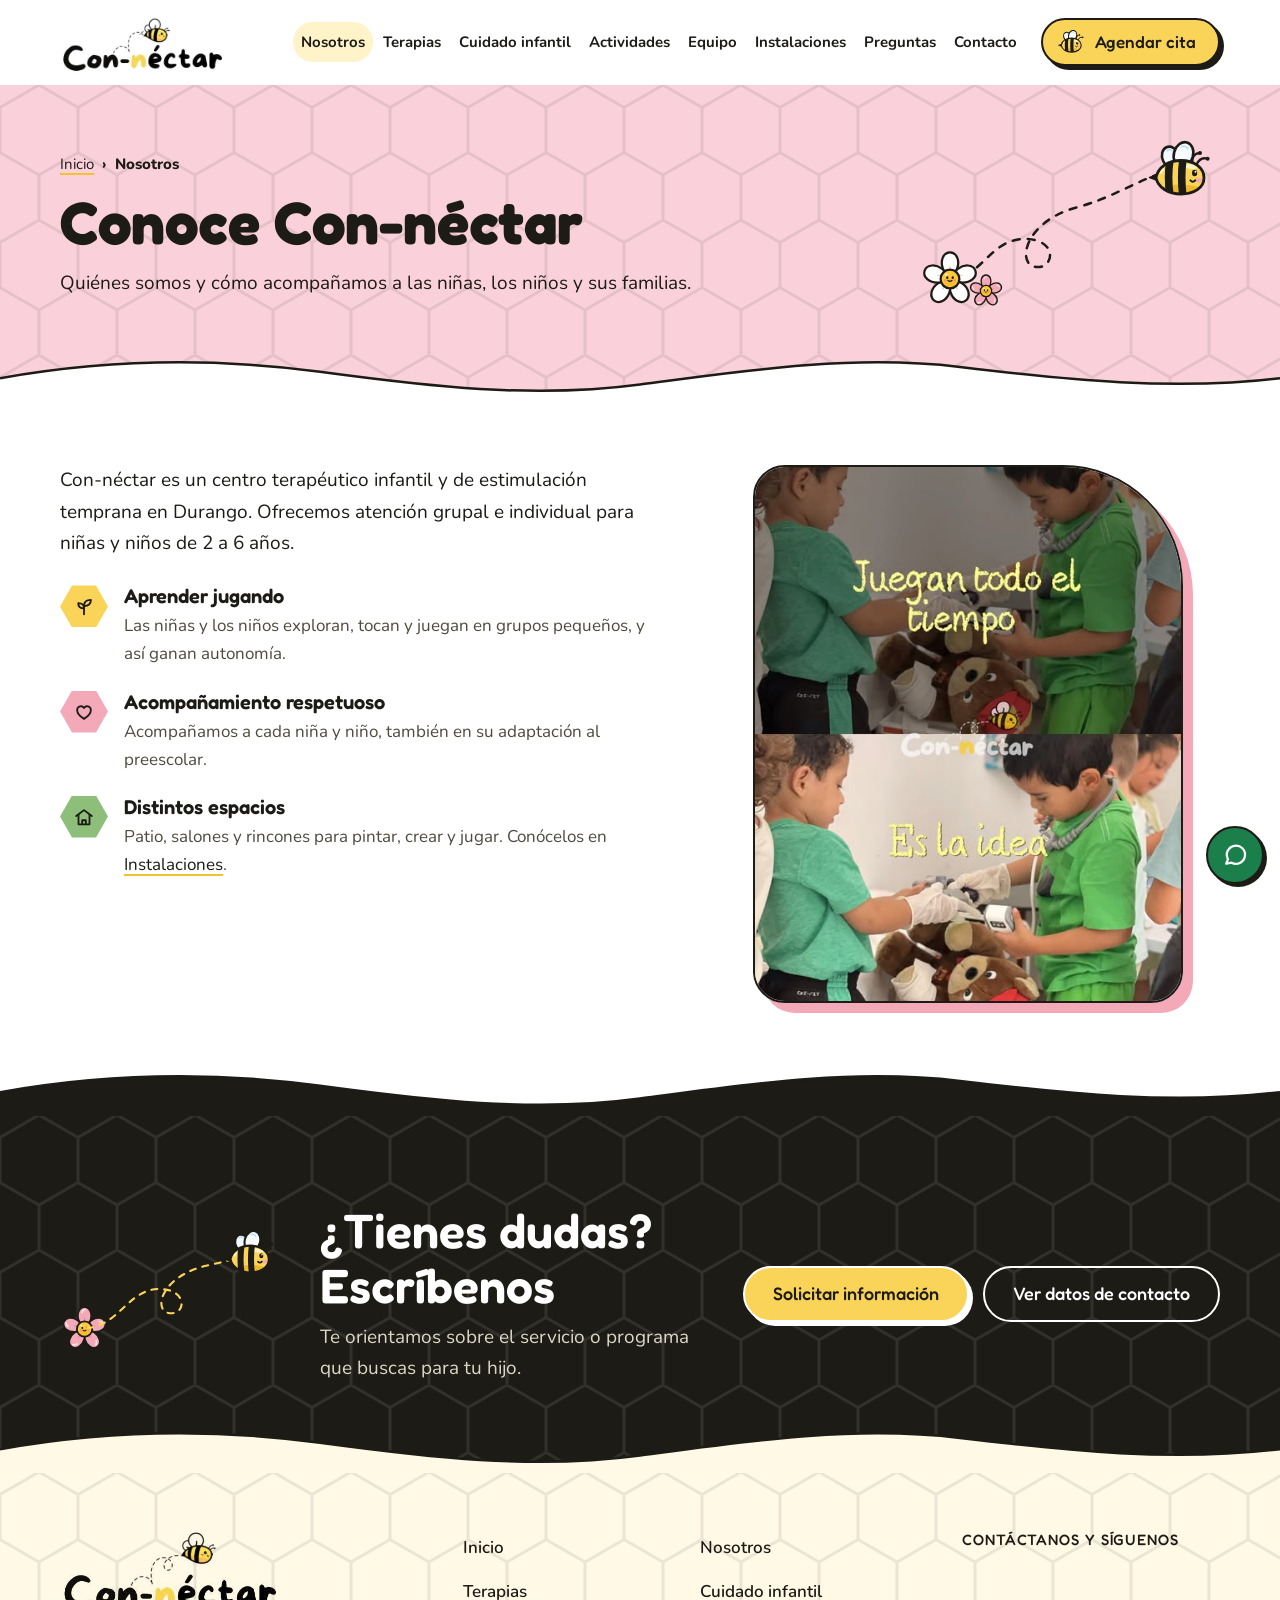
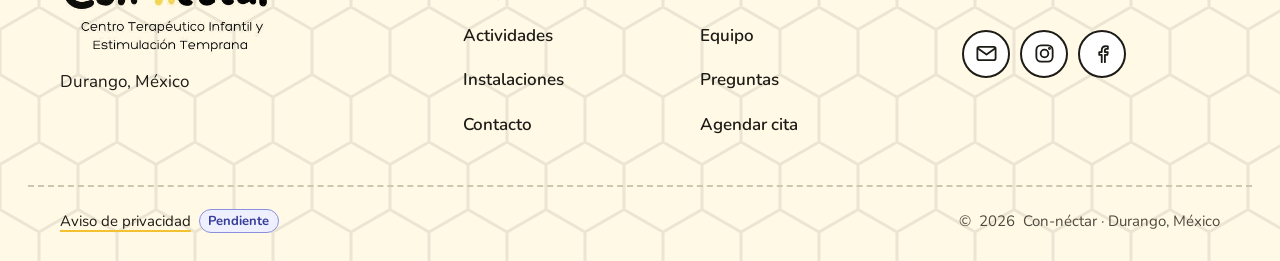
<file: nosotros.html>
<!doctype html>
<html lang="es-MX" class="no-js">
<head>
  <meta charset="utf-8">
  <meta name="viewport" content="width=device-width, initial-scale=1, viewport-fit=cover">
  <title>Nosotros | Con-néctar Durango</title>
  <meta name="description" content="Conoce Con-néctar, centro terapéutico infantil y de estimulación temprana en Durango: quiénes somos y cómo acompañamos a las familias.">
  <!-- PENDIENTE: cuando exista dominio, agrega la URL canónica:
  <link rel="canonical" href="https://www.tu-dominio.mx/nosotros.html"> -->
  <meta property="og:type" content="website">
  <meta property="og:locale" content="es_MX">
  <meta property="og:site_name" content="Con-néctar">
  <meta property="og:title" content="Nosotros | Con-néctar Durango">
  <meta property="og:description" content="Conoce Con-néctar, centro terapéutico infantil y de estimulación temprana en Durango: quiénes somos y cómo acompañamos a las familias.">
  <meta name="theme-color" content="#F9D458">
  <link rel="icon" href="img/favicon.png" type="image/png">
  <link rel="preconnect" href="https://fonts.googleapis.com">
  <link rel="preconnect" href="https://fonts.gstatic.com" crossorigin>
  <link rel="stylesheet" href="https://fonts.googleapis.com/css2?family=Fredoka:wght@400;500;600;700&amp;family=Nunito:ital,wght@0,400;0,600;0,700;0,800;1,400&amp;display=swap">
  <link rel="stylesheet" href="styles.css">
  <script>document.documentElement.classList.replace('no-js', 'js');</script>
  <script src="script.js" defer></script>
</head>
<body>
  <!-- Íconos reutilizables -->
  <svg class="sprite" aria-hidden="true" focusable="false">
    <defs>
      <!-- Silueta de la abeja: recorta sus rayas y brillos -->
      <clipPath id="abeja-silueta" clipPathUnits="userSpaceOnUse"><path d="M10 36.5C12 26.2 22.2 19.5 35 19.5c13.2 0 23 7.2 23 17.2S48.2 53 35 53C22.2 53 12 46.6 10 36.5Z"/></clipPath>
    </defs>
    <symbol id="i-abeja" viewBox="0 0 72 60">
      <g><ellipse cx="25" cy="16.5" rx="8.6" ry="11.2" transform="rotate(-24 25 16.5)" fill="#F3FAFF" stroke="#1D1B16" stroke-width="2.6"/><path d="M21.2 9.6c1.8-1.3 4-1.2 5.4.3" fill="none" stroke="#BFE0F2" stroke-width="1.8" stroke-linecap="round"/></g>
      <g><ellipse cx="37.5" cy="13.5" rx="9.6" ry="12.6" transform="rotate(16 37.5 13.5)" fill="#F7FCFF" stroke="#1D1B16" stroke-width="2.6"/><path d="M35.4 5.6c2.4-1 5.1-.2 6.3 2.1" fill="none" stroke="#BFE0F2" stroke-width="1.8" stroke-linecap="round"/></g>
      <path d="M11.8 33.6 3.6 36.6l8.2 2.8Z" fill="#1D1B16" stroke="#1D1B16" stroke-width="1.6" stroke-linejoin="round"/>
      <path d="M10 36.5C12 26.2 22.2 19.5 35 19.5c13.2 0 23 7.2 23 17.2S48.2 53 35 53C22.2 53 12 46.6 10 36.5Z" fill="#F9D458"/>
      <g clip-path="url(#abeja-silueta)"><ellipse cx="34" cy="53" rx="27" ry="9.5" fill="#EDB82C"/><ellipse cx="44.5" cy="25.6" rx="7" ry="2.4" transform="rotate(8 44.5 25.6)" fill="#FFF3C4"/><ellipse cx="15.8" cy="30" rx="1.6" ry="3.4" transform="rotate(28 15.8 30)" fill="#FFF3C4"/><path d="M20.6 16q-3.6 20.5 0 41h7.6q-3.6-20.5 0-41Z" fill="#1D1B16"/><path d="M33.4 16q-3 20.5 0 41H41q-3-20.5 0-41Z" fill="#1D1B16"/></g>
      <path d="M10 36.5C12 26.2 22.2 19.5 35 19.5c13.2 0 23 7.2 23 17.2S48.2 53 35 53C22.2 53 12 46.6 10 36.5Z" fill="none" stroke="#1D1B16" stroke-width="2.8" stroke-linejoin="round"/>
      <g fill="none" stroke="#1D1B16" stroke-width="2.3" stroke-linecap="round"><path d="M46.2 21.6c-.1-5.4 2.6-9.3 7-9.6"/><path d="M50.6 23.4c2.1-4.6 6-6.9 10.2-5.9"/><circle cx="54" cy="11.9" r="2" fill="#1D1B16" stroke="none"/><circle cx="61.6" cy="17.7" r="2" fill="#1D1B16" stroke="none"/></g>
      <g><ellipse cx="48.6" cy="32" rx="2.6" ry="3.2" fill="#1D1B16"/><circle cx="49.5" cy="30.8" r="1" fill="#FFFFFF"/></g>
      <ellipse cx="52.6" cy="39.2" rx="3.4" ry="2.2" fill="#F4A9B8"/>
      <path d="M44.4 39.4q2.4 2.7 4.8 0" fill="none" stroke="#1D1B16" stroke-width="2" stroke-linecap="round"/>
    </symbol>
    <symbol id="i-flor" viewBox="0 0 64 64">
      <g transform="rotate(0 32 32)"><path d="M32 30.5C24.5 26 21.6 15.8 24.2 9.4 26 5 29 3.5 32 3.5s6 1.5 7.8 5.9c2.6 6.4-.3 16.6-7.8 21.1Z" style="fill: var(--petalo, #FFFFFF)" stroke="#1D1B16" stroke-width="2.4" stroke-linejoin="round"/><path d="M28.6 10.5c.9-2.4 2.4-3.6 3.8-3.8" fill="none" stroke="#FFFFFF" stroke-width="2" stroke-linecap="round" opacity=".75"/><path d="M32 27.5v-9" fill="none" stroke="#1D1B16" stroke-width="1.4" stroke-linecap="round" opacity=".18"/></g>
      <g transform="rotate(72 32 32)"><path d="M32 30.5C24.5 26 21.6 15.8 24.2 9.4 26 5 29 3.5 32 3.5s6 1.5 7.8 5.9c2.6 6.4-.3 16.6-7.8 21.1Z" style="fill: var(--petalo, #FFFFFF)" stroke="#1D1B16" stroke-width="2.4" stroke-linejoin="round"/><path d="M28.6 10.5c.9-2.4 2.4-3.6 3.8-3.8" fill="none" stroke="#FFFFFF" stroke-width="2" stroke-linecap="round" opacity=".75"/><path d="M32 27.5v-9" fill="none" stroke="#1D1B16" stroke-width="1.4" stroke-linecap="round" opacity=".18"/></g>
      <g transform="rotate(144 32 32)"><path d="M32 30.5C24.5 26 21.6 15.8 24.2 9.4 26 5 29 3.5 32 3.5s6 1.5 7.8 5.9c2.6 6.4-.3 16.6-7.8 21.1Z" style="fill: var(--petalo, #FFFFFF)" stroke="#1D1B16" stroke-width="2.4" stroke-linejoin="round"/><path d="M28.6 10.5c.9-2.4 2.4-3.6 3.8-3.8" fill="none" stroke="#FFFFFF" stroke-width="2" stroke-linecap="round" opacity=".75"/><path d="M32 27.5v-9" fill="none" stroke="#1D1B16" stroke-width="1.4" stroke-linecap="round" opacity=".18"/></g>
      <g transform="rotate(216 32 32)"><path d="M32 30.5C24.5 26 21.6 15.8 24.2 9.4 26 5 29 3.5 32 3.5s6 1.5 7.8 5.9c2.6 6.4-.3 16.6-7.8 21.1Z" style="fill: var(--petalo, #FFFFFF)" stroke="#1D1B16" stroke-width="2.4" stroke-linejoin="round"/><path d="M28.6 10.5c.9-2.4 2.4-3.6 3.8-3.8" fill="none" stroke="#FFFFFF" stroke-width="2" stroke-linecap="round" opacity=".75"/><path d="M32 27.5v-9" fill="none" stroke="#1D1B16" stroke-width="1.4" stroke-linecap="round" opacity=".18"/></g>
      <g transform="rotate(288 32 32)"><path d="M32 30.5C24.5 26 21.6 15.8 24.2 9.4 26 5 29 3.5 32 3.5s6 1.5 7.8 5.9c2.6 6.4-.3 16.6-7.8 21.1Z" style="fill: var(--petalo, #FFFFFF)" stroke="#1D1B16" stroke-width="2.4" stroke-linejoin="round"/><path d="M28.6 10.5c.9-2.4 2.4-3.6 3.8-3.8" fill="none" stroke="#FFFFFF" stroke-width="2" stroke-linecap="round" opacity=".75"/><path d="M32 27.5v-9" fill="none" stroke="#1D1B16" stroke-width="1.4" stroke-linecap="round" opacity=".18"/></g>
      <circle cx="32" cy="32" r="10" fill="#FFC93C" stroke="#1D1B16" stroke-width="2.4"/>
      <ellipse cx="32" cy="35.6" rx="7.4" ry="4.2" fill="#F2B51E" opacity=".55"/>
      <ellipse cx="29.1" cy="30.6" rx="1.2" ry="1.5" fill="#1D1B16"/><ellipse cx="34.9" cy="30.6" rx="1.2" ry="1.5" fill="#1D1B16"/>
      <circle cx="26.9" cy="33.4" r="1.3" fill="#F28CA0"/><circle cx="37.1" cy="33.4" r="1.3" fill="#F28CA0"/>
      <path d="M30 33.6q2 2 4 0" fill="none" stroke="#1D1B16" stroke-width="1.4" stroke-linecap="round"/>
      <circle cx="28" cy="27.4" r="1.2" fill="#FFFFFF" opacity=".9"/>
    </symbol>
    <symbol id="i-brote" viewBox="0 0 24 24"><path d="M12 21v-9"/><path d="M12 12c0-4.2 2.9-6.6 7.5-6.6 0 4.3-3 6.6-7.5 6.6Z"/><path d="M12 14.5c0-3.4-2.4-5.6-6.3-5.6 0 3.5 2.5 5.6 6.3 5.6Z"/></symbol>
    <symbol id="i-casa" viewBox="0 0 24 24"><path d="M3.5 11 12 4.5l8.5 6.5"/><path d="M6 9.5V20h12V9.5"/><path d="M10 20v-4.5h4V20"/></symbol>
    <symbol id="i-calendario" viewBox="0 0 24 24"><rect x="3.5" y="5" width="17" height="15.5" rx="3"/><path d="M3.5 10h17M8.5 3v4M15.5 3v4"/></symbol>
    <symbol id="i-personas" viewBox="0 0 24 24"><circle cx="9" cy="8" r="3"/><circle cx="16.5" cy="9.5" r="2.5"/><path d="M3.5 19c.6-3.4 2.8-5.3 5.5-5.3s4.9 1.9 5.5 5.3"/><path d="M14.5 14.2c.6-.3 1.3-.5 2-.5 2.3 0 3.9 1.6 4.3 4.3"/></symbol>
    <symbol id="i-corazon" viewBox="0 0 24 24"><path d="M12 19.5s-7.5-4.4-7.5-9.6A4.1 4.1 0 0 1 12 7.6a4.1 4.1 0 0 1 7.5 2.3c0 5.2-7.5 9.6-7.5 9.6Z"/></symbol>
    <symbol id="i-movimiento" viewBox="0 0 24 24"><circle cx="12" cy="4.8" r="2"/><path d="M5 8.6 12 10l7-1.4M12 10v4.6M12 14.6 8.5 20.5M12 14.6l3.5 5.9"/></symbol>
    <symbol id="i-pregunta" viewBox="0 0 24 24"><circle cx="12" cy="12" r="8.5"/><path d="M9.6 9.5a2.5 2.5 0 1 1 3.6 2.3c-.8.4-1.2 1-1.2 1.8v.4"/><circle cx="12" cy="16.8" r=".5"/></symbol>
    <symbol id="i-flecha" viewBox="0 0 24 24"><path d="M5 12h14M13 6l6 6-6 6"/></symbol>
    <symbol id="i-mensaje" viewBox="0 0 24 24"><path d="M4.5 19.5 6 15.6A7.8 7.8 0 1 1 9 18.6l-4.5.9Z"/></symbol>
    <symbol id="i-telefono" viewBox="0 0 24 24"><path d="M5.5 3.8h3l1.6 4.1-2.1 1.5a11.5 11.5 0 0 0 6.6 6.6l1.5-2.1 4.1 1.6v3a2 2 0 0 1-2.1 2A15.6 15.6 0 0 1 3.5 5.9a2 2 0 0 1 2-2.1Z"/></symbol>
    <symbol id="i-reloj" viewBox="0 0 24 24"><circle cx="12" cy="12" r="8.5"/><path d="M12 7.5V12l3 2"/></symbol>
    <symbol id="i-ubicacion" viewBox="0 0 24 24"><path d="M12 21s-6.5-5.6-6.5-11a6.5 6.5 0 0 1 13 0c0 5.4-6.5 11-6.5 11Z"/><circle cx="12" cy="10" r="2.4"/></symbol>
    <symbol id="i-instagram" viewBox="0 0 24 24"><rect x="3.5" y="3.5" width="17" height="17" rx="5"/><circle cx="12" cy="12" r="4"/><circle cx="17.2" cy="6.8" r=".6"/></symbol>
    <symbol id="i-facebook" viewBox="0 0 24 24"><path d="M14.5 21v-7.5h2.6l.4-3h-3V8.7c0-.9.3-1.5 1.5-1.5h1.6V4.5a20 20 0 0 0-2.4-.1c-2.4 0-4 1.4-4 4.1v2h-2.6v3h2.6V21"/></symbol>
    <symbol id="i-ampliar" viewBox="0 0 24 24"><path d="M4 9V4h5M20 9V4h-5M4 15v5h5M20 15v5h-5"/></symbol>
    <symbol id="i-cerrar" viewBox="0 0 24 24"><path d="M6 6l12 12M18 6 6 18"/></symbol>
    <symbol id="i-anterior" viewBox="0 0 24 24"><path d="M15 5l-7 7 7 7"/></symbol>
    <symbol id="i-siguiente" viewBox="0 0 24 24"><path d="M9 5l7 7-7 7"/></symbol>
    <symbol id="i-mas" viewBox="0 0 24 24"><path d="M12 5v14M5 12h14"/></symbol>
  </svg>

  <a class="saltar" href="#contenido">Saltar al contenido</a>

<!-- ENCABEZADO: es igual en todas las páginas. Si cambias el menú, cámbialo en cada archivo. -->
  <header class="encabezado" data-encabezado>
    <div class="contenedor encabezado__barra">
      <a class="logo" href="index.html" data-logo>
        <img src="img/logo/con-nectar-nombre.png" alt="Con-néctar, ir al inicio" width="418" height="162">
        <!-- Estela y abejita del logotipo: la abejita recorre su estela al abrir la página,
             cada 15 segundos y al dar clic (ver script.js, sección "Logotipo") -->
        <svg class="logo__vuelo" viewBox="0 0 418 162" aria-hidden="true" focusable="false">
          <defs>
            <mask id="logo-mascara" maskUnits="userSpaceOnUse" x="0" y="0" width="418" height="162">
              <path d="M134.5 109C139 98 147 92 155 91.5C163 91 171 96 174 106C172.5 96 172 84 173.5 76C175 66 181 59 188 57.5C194 55.5 202 55 207 58C213 62 214 72 209 77.5C204 82 197 78 197 71C197 64 201 58 207 56C212 54 218 52 224 51.8L230 52" pathLength="1" fill="none" stroke="#FFFFFF" stroke-width="11" stroke-linecap="round" stroke-linejoin="round" stroke-dasharray="1 2">
                <animate data-logo-estela attributeName="stroke-dashoffset" values="1.05;0" dur="2.6s" begin="indefinite" fill="freeze" calcMode="spline" keyTimes="0;1" keySplines="0.45 0 0.35 1"/>
              </path>
            </mask>
          </defs>
          <image class="logo__estela" href="img/logo/con-nectar-estela.png" width="418" height="162" mask="url(#logo-mascara)"/>
          <g>
            <animateMotion data-logo-abeja dur="2.6s" begin="indefinite" fill="freeze" calcMode="spline" keyPoints="0;1" keyTimes="0;1" keySplines="0.45 0 0.35 1" path="M-95.5 57C-91 46 -83 40 -75 39.5C-67 39 -59 44 -56 54C-57.5 44 -58 32 -56.5 24C-55 14 -49 7 -42 5.5C-36 3.5 -28 3 -23 6C-17 10 -16 20 -21 25.5C-26 30 -33 26 -33 19C-33 12 -29 6 -23 4C-18 2 -12 0 -6 -0.2L0 0"/>
            <image class="logo__abeja" href="img/logo/con-nectar-abeja-logo.png" x="226" y="0" width="74" height="75"/>
          </g>
        </svg>
      </a>

      <nav class="nav" aria-label="Principal" data-nav>
        <button class="nav__boton" type="button" aria-expanded="false" aria-controls="menu-principal" data-nav-boton>
          <span class="nav__icono" aria-hidden="true"><span></span></span>
          <span>Menú</span>
        </button>
        <ul class="nav__lista" id="menu-principal">
          <li><a href="nosotros.html" aria-current="page"><span class="nav__pastilla" aria-hidden="true"></span>Nosotros</a></li>
          <li><a href="servicios.html">Terapias</a></li>
          <li><a href="cuidado-y-aprendizaje.html">Cuidado infantil</a></li>
          <li><a href="talleres-y-actividades.html">Actividades</a></li>
          <li><a href="equipo.html">Equipo</a></li>
          <li><a href="instalaciones.html">Instalaciones</a></li>
          <li><a href="preguntas-frecuentes.html">Preguntas</a></li>
          <li><a href="contacto.html">Contacto</a></li>
          <li class="nav__cta"><a class="boton boton--primario" href="agendar-cita.html">Agendar cita</a></li>
        </ul>
      </nav>

      <a class="boton boton--primario encabezado__cta" href="agendar-cita.html"><svg class="boton__abeja" aria-hidden="true" focusable="false"><use href="#i-abeja"/></svg>Agendar cita</a>
    </div>
  </header>

  <main id="contenido">
    <div class="cabecera cabecera--rosa">
      <div class="contenedor">
        <div class="cabecera__grid">
          <div class="cabecera__texto">
            <nav class="migas" aria-label="Ruta de navegación">
              <ol>
                <li><a href="index.html">Inicio</a></li>
                <li><span aria-current="page">Nosotros</span></li>
              </ol>
            </nav>
            <h1>Conoce Con-néctar</h1>
            <p class="cabecera__intro">Quiénes somos y cómo acompañamos a las niñas, los niños y sus familias.</p>
          </div>
          <svg class="cabecera__decoracion" viewBox="0 0 300 170" aria-hidden="true" focusable="false">
            <defs>
              <mask id="mascara-cabecera" maskUnits="userSpaceOnUse" x="-10" y="-10" width="320" height="190">
                <path class="cabecera__revelado" d="M30 138C64 136 70 96 108 98c30 2 26 30 8 28-20-2-12-46 42-60 30-8 52-22 78-32" pathLength="1" fill="none" stroke="#FFFFFF" stroke-width="14" stroke-dasharray="1 1"/>
              </mask>
            </defs>
            <path class="estela" d="M30 138C64 136 70 96 108 98c30 2 26 30 8 28-20-2-12-46 42-60 30-8 52-22 78-32" mask="url(#mascara-cabecera)"/>
            <g class="flor flor--mece" style="--petalo: #FFFFFF"><use href="#i-flor" x="0" y="108" width="60" height="60"/></g>
            <g class="flor flor--mece flor--lenta" style="--petalo: #F4A9B8"><use href="#i-flor" x="48" y="132" width="36" height="36"/></g>
            <g class="cabecera__abeja">
              <svg class="abeja-viva" x="226" y="0" width="72" height="60" viewBox="0 0 72 60" overflow="visible" data-abeja-juguetona>
                <g class="abeja__flotar"><g class="abeja__pirueta">
                  <circle class="abeja__zona" cx="36" cy="32" r="30" fill="#FFFFFF" fill-opacity="0"/>
                  <g class="abeja__ala abeja__ala--atras"><ellipse cx="25" cy="16.5" rx="8.6" ry="11.2" transform="rotate(-24 25 16.5)" fill="#F3FAFF" stroke="#1D1B16" stroke-width="2.6"/><path d="M21.2 9.6c1.8-1.3 4-1.2 5.4.3" fill="none" stroke="#BFE0F2" stroke-width="1.8" stroke-linecap="round"/></g>
                  <g class="abeja__ala abeja__ala--frente"><ellipse cx="37.5" cy="13.5" rx="9.6" ry="12.6" transform="rotate(16 37.5 13.5)" fill="#F7FCFF" stroke="#1D1B16" stroke-width="2.6"/><path d="M35.4 5.6c2.4-1 5.1-.2 6.3 2.1" fill="none" stroke="#BFE0F2" stroke-width="1.8" stroke-linecap="round"/></g>
                  <path d="M11.8 33.6 3.6 36.6l8.2 2.8Z" fill="#1D1B16" stroke="#1D1B16" stroke-width="1.6" stroke-linejoin="round"/>
                  <path d="M10 36.5C12 26.2 22.2 19.5 35 19.5c13.2 0 23 7.2 23 17.2S48.2 53 35 53C22.2 53 12 46.6 10 36.5Z" fill="#F9D458"/>
                  <g clip-path="url(#abeja-silueta)"><ellipse cx="34" cy="53" rx="27" ry="9.5" fill="#EDB82C"/><ellipse cx="44.5" cy="25.6" rx="7" ry="2.4" transform="rotate(8 44.5 25.6)" fill="#FFF3C4"/><ellipse cx="15.8" cy="30" rx="1.6" ry="3.4" transform="rotate(28 15.8 30)" fill="#FFF3C4"/><path d="M20.6 16q-3.6 20.5 0 41h7.6q-3.6-20.5 0-41Z" fill="#1D1B16"/><path d="M33.4 16q-3 20.5 0 41H41q-3-20.5 0-41Z" fill="#1D1B16"/></g>
                  <path d="M10 36.5C12 26.2 22.2 19.5 35 19.5c13.2 0 23 7.2 23 17.2S48.2 53 35 53C22.2 53 12 46.6 10 36.5Z" fill="none" stroke="#1D1B16" stroke-width="2.8" stroke-linejoin="round"/>
                  <g class="abeja__antenas" fill="none" stroke="#1D1B16" stroke-width="2.3" stroke-linecap="round"><path d="M46.2 21.6c-.1-5.4 2.6-9.3 7-9.6"/><path d="M50.6 23.4c2.1-4.6 6-6.9 10.2-5.9"/><circle cx="54" cy="11.9" r="2" fill="#1D1B16" stroke="none"/><circle cx="61.6" cy="17.7" r="2" fill="#1D1B16" stroke="none"/></g>
                  <g class="abeja__ojo"><ellipse cx="48.6" cy="32" rx="2.6" ry="3.2" fill="#1D1B16"/><circle cx="49.5" cy="30.8" r="1" fill="#FFFFFF"/></g>
                  <ellipse class="abeja__mejilla" cx="52.6" cy="39.2" rx="3.4" ry="2.2" fill="#F4A9B8"/>
                  <path class="abeja__sonrisa" d="M44.4 39.4q2.4 2.7 4.8 0" fill="none" stroke="#1D1B16" stroke-width="2" stroke-linecap="round"/>
                </g></g>
              </svg>
            </g>
          </svg>
        </div>
      </div>
      <svg class="ola ola--abajo" viewBox="0 0 1440 64" preserveAspectRatio="none" aria-hidden="true" focusable="false">
        <path class="ola__relleno" d="M0 34C120 10 240 8 360 26s240 34 360 16 240-38 360-22 240 30 360 14V64H0Z"/>
        <path class="ola__linea" d="M0 34C120 10 240 8 360 26s240 34 360 16 240-38 360-22 240 30 360 14"/>
      </svg>
    </div>

    <section class="seccion seccion--blanca" aria-label="Sobre Con-néctar">
      <div class="contenedor nosotros">
        <div class="nosotros__texto">
          <!-- Texto basado en las publicaciones del centro (ver FUENTES.md).
               No agregar años de experiencia, cifras ni metodologías sin confirmar. -->
          <p class="texto-destacado">Con-néctar es un centro terapéutico infantil y de estimulación temprana en Durango. Ofrecemos atención grupal e individual para niñas y niños de 2 a 6 años.</p>
          <div class="bloques">
            <div>
              <span class="hex" aria-hidden="true"><svg class="icono" aria-hidden="true"><use href="#i-brote"/></svg></span>
              <div>
                <h2>Aprender jugando</h2>
                <p>Las niñas y los niños exploran, tocan y juegan en grupos pequeños, y así ganan autonomía.</p>
              </div>
            </div>
            <div>
              <span class="hex hex--rosa" aria-hidden="true"><svg class="icono" aria-hidden="true"><use href="#i-corazon"/></svg></span>
              <div>
                <h2>Acompañamiento respetuoso</h2>
                <p>Acompañamos a cada niña y niño, también en su adaptación al preescolar.</p>
              </div>
            </div>
            <div>
              <span class="hex hex--hoja" aria-hidden="true"><svg class="icono" aria-hidden="true"><use href="#i-casa"/></svg></span>
              <div>
                <h2>Distintos espacios</h2>
                <p>Patio, salones y rincones para pintar, crear y jugar. Conócelos en <a href="instalaciones.html">Instalaciones</a>.</p>
              </div>
            </div>
          </div>
        </div>
        <figure class="nosotros__imagen">
          <img src="img/centro/juego-simbolico.jpg" alt="Niños con batas de doctor revisan a unos peluches. Texto en la imagen: «Juegan todo el tiempo. Es la idea»" width="512" height="640" loading="lazy" decoding="async">
        </figure>
      </div>
    </section>
  </main>

  <!-- Banda de contacto: se repite al final de cada página -->
  <section class="banda" aria-labelledby="banda-titulo">
    <svg class="ola" viewBox="0 0 1440 64" preserveAspectRatio="none" aria-hidden="true" focusable="false">
        <path class="ola__relleno" d="M0 34C120 10 240 8 360 26s240 34 360 16 240-38 360-22 240 30 360 14V64H0Z"/>
        <path class="ola__linea" d="M0 34C120 10 240 8 360 26s240 34 360 16 240-38 360-22 240 30 360 14"/>
      </svg>
    <div class="contenedor banda__grid">
      <svg class="banda__decoracion" viewBox="0 0 260 150" aria-hidden="true" focusable="false">
        <g class="flor flor--mece" style="--petalo: #F4A9B8"><use href="#i-flor" x="0" y="88" width="58" height="58"/></g>
        <path class="estela estela--clara" d="M32 116c40-4 50-50 90-46 30 3 26 32 6 28-18-4-8-44 46-56 26-6 44-10 58-18"/>
        <svg class="abeja-viva" x="192" y="0" width="68" height="57" viewBox="0 0 72 60" overflow="visible" data-abeja-juguetona>
          <g class="abeja__flotar"><g class="abeja__pirueta">
            <circle class="abeja__zona" cx="36" cy="32" r="30" fill="#FFFFFF" fill-opacity="0"/>
            <g class="abeja__ala abeja__ala--atras"><ellipse cx="25" cy="16.5" rx="8.6" ry="11.2" transform="rotate(-24 25 16.5)" fill="#F3FAFF" stroke="#1D1B16" stroke-width="2.6"/><path d="M21.2 9.6c1.8-1.3 4-1.2 5.4.3" fill="none" stroke="#BFE0F2" stroke-width="1.8" stroke-linecap="round"/></g>
            <g class="abeja__ala abeja__ala--frente"><ellipse cx="37.5" cy="13.5" rx="9.6" ry="12.6" transform="rotate(16 37.5 13.5)" fill="#F7FCFF" stroke="#1D1B16" stroke-width="2.6"/><path d="M35.4 5.6c2.4-1 5.1-.2 6.3 2.1" fill="none" stroke="#BFE0F2" stroke-width="1.8" stroke-linecap="round"/></g>
            <path d="M11.8 33.6 3.6 36.6l8.2 2.8Z" fill="#1D1B16" stroke="#1D1B16" stroke-width="1.6" stroke-linejoin="round"/>
            <path d="M10 36.5C12 26.2 22.2 19.5 35 19.5c13.2 0 23 7.2 23 17.2S48.2 53 35 53C22.2 53 12 46.6 10 36.5Z" fill="#F9D458"/>
            <g clip-path="url(#abeja-silueta)"><ellipse cx="34" cy="53" rx="27" ry="9.5" fill="#EDB82C"/><ellipse cx="44.5" cy="25.6" rx="7" ry="2.4" transform="rotate(8 44.5 25.6)" fill="#FFF3C4"/><ellipse cx="15.8" cy="30" rx="1.6" ry="3.4" transform="rotate(28 15.8 30)" fill="#FFF3C4"/><path d="M20.6 16q-3.6 20.5 0 41h7.6q-3.6-20.5 0-41Z" fill="#1D1B16"/><path d="M33.4 16q-3 20.5 0 41H41q-3-20.5 0-41Z" fill="#1D1B16"/></g>
            <path d="M10 36.5C12 26.2 22.2 19.5 35 19.5c13.2 0 23 7.2 23 17.2S48.2 53 35 53C22.2 53 12 46.6 10 36.5Z" fill="none" stroke="#1D1B16" stroke-width="2.8" stroke-linejoin="round"/>
            <g class="abeja__antenas" fill="none" stroke="#1D1B16" stroke-width="2.3" stroke-linecap="round"><path d="M46.2 21.6c-.1-5.4 2.6-9.3 7-9.6"/><path d="M50.6 23.4c2.1-4.6 6-6.9 10.2-5.9"/><circle cx="54" cy="11.9" r="2" fill="#1D1B16" stroke="none"/><circle cx="61.6" cy="17.7" r="2" fill="#1D1B16" stroke="none"/></g>
            <g class="abeja__ojo"><ellipse cx="48.6" cy="32" rx="2.6" ry="3.2" fill="#1D1B16"/><circle cx="49.5" cy="30.8" r="1" fill="#FFFFFF"/></g>
            <ellipse class="abeja__mejilla" cx="52.6" cy="39.2" rx="3.4" ry="2.2" fill="#F4A9B8"/>
            <path class="abeja__sonrisa" d="M44.4 39.4q2.4 2.7 4.8 0" fill="none" stroke="#1D1B16" stroke-width="2" stroke-linecap="round"/>
          </g></g>
        </svg>
      </svg>
      <div class="banda__texto">
        <h2 id="banda-titulo">¿Tienes dudas? Escríbenos</h2>
        <p>Te orientamos sobre el servicio o programa que buscas para tu hijo.</p>
      </div>
      <div class="grupo-botones">
        <a class="boton boton--primario boton--grande" href="contacto.html" data-whatsapp>Solicitar información</a>
        <a class="boton boton--secundario boton--grande" href="contacto.html" data-mostrar-si="whatsapp" hidden>Ver datos de contacto</a>
      </div>
    </div>
  </section>

  <footer class="pie">
    <svg class="ola" viewBox="0 0 1440 64" preserveAspectRatio="none" aria-hidden="true" focusable="false">
        <path class="ola__relleno" d="M0 34C120 10 240 8 360 26s240 34 360 16 240-38 360-22 240 30 360 14V64H0Z"/>
        <path class="ola__linea" d="M0 34C120 10 240 8 360 26s240 34 360 16 240-38 360-22 240 30 360 14"/>
      </svg>
    <div class="contenedor pie__grid">
      <div class="pie__marca">
        <a href="index.html">
          <img src="img/logo/con-nectar-logo.png" alt="Con-néctar, Centro Terapéutico Infantil y Estimulación Temprana. Ir al inicio" width="418" height="243" loading="lazy" decoding="async">
        </a>
        <p>Durango, México</p>
      </div>

      <nav class="pie__nav" aria-label="Pie de página">
        <ul role="list">
          <li><a href="index.html">Inicio</a></li>
          <li><a href="nosotros.html">Nosotros</a></li>
          <li><a href="servicios.html">Terapias</a></li>
          <li><a href="cuidado-y-aprendizaje.html">Cuidado infantil</a></li>
          <li><a href="talleres-y-actividades.html">Actividades</a></li>
          <li><a href="equipo.html">Equipo</a></li>
          <li><a href="instalaciones.html">Instalaciones</a></li>
          <li><a href="preguntas-frecuentes.html">Preguntas</a></li>
          <li><a href="contacto.html">Contacto</a></li>
          <li><a href="agendar-cita.html">Agendar cita</a></li>
        </ul>
      </nav>

      <div class="pie__redes">
        <p class="pie__etiqueta">Contáctanos y síguenos</p>
        <a class="red red--icono" href="mailto:con.nectarcai@gmail.com" aria-label="Escribir por correo a Con-néctar"><svg class="icono" aria-hidden="true" viewBox="0 0 24 24"><rect x="2.5" y="5" width="19" height="14" rx="2"/><path d="m3.5 7 8.5 6 8.5-6"/></svg></a>
        <a class="red red--icono" aria-label="Abrir Instagram de Con-néctar" data-enlace="instagram" href="https://www.instagram.com/con.nectar.dgo/" target="_blank" rel="noopener">
          <svg class="icono" aria-hidden="true"><use href="#i-instagram"/></svg>
        </a>
        <a class="red red--icono" aria-label="Abrir Facebook de Con-néctar" data-enlace="facebook" href="https://www.facebook.com/profile.php?id=61568894422427" target="_blank" rel="noopener">
          <svg class="icono" aria-hidden="true"><use href="#i-facebook"/></svg>
        </a>
      </div>
    </div>

    <div class="contenedor pie__legal">
      <p><a href="aviso-de-privacidad.html">Aviso de privacidad</a> <span class="etiqueta-pendiente">Pendiente</span></p>
      <p>© <span data-anio>2026</span> Con-néctar · Durango, México</p>
    </div>
  </footer>
</body>
</html>
</file>
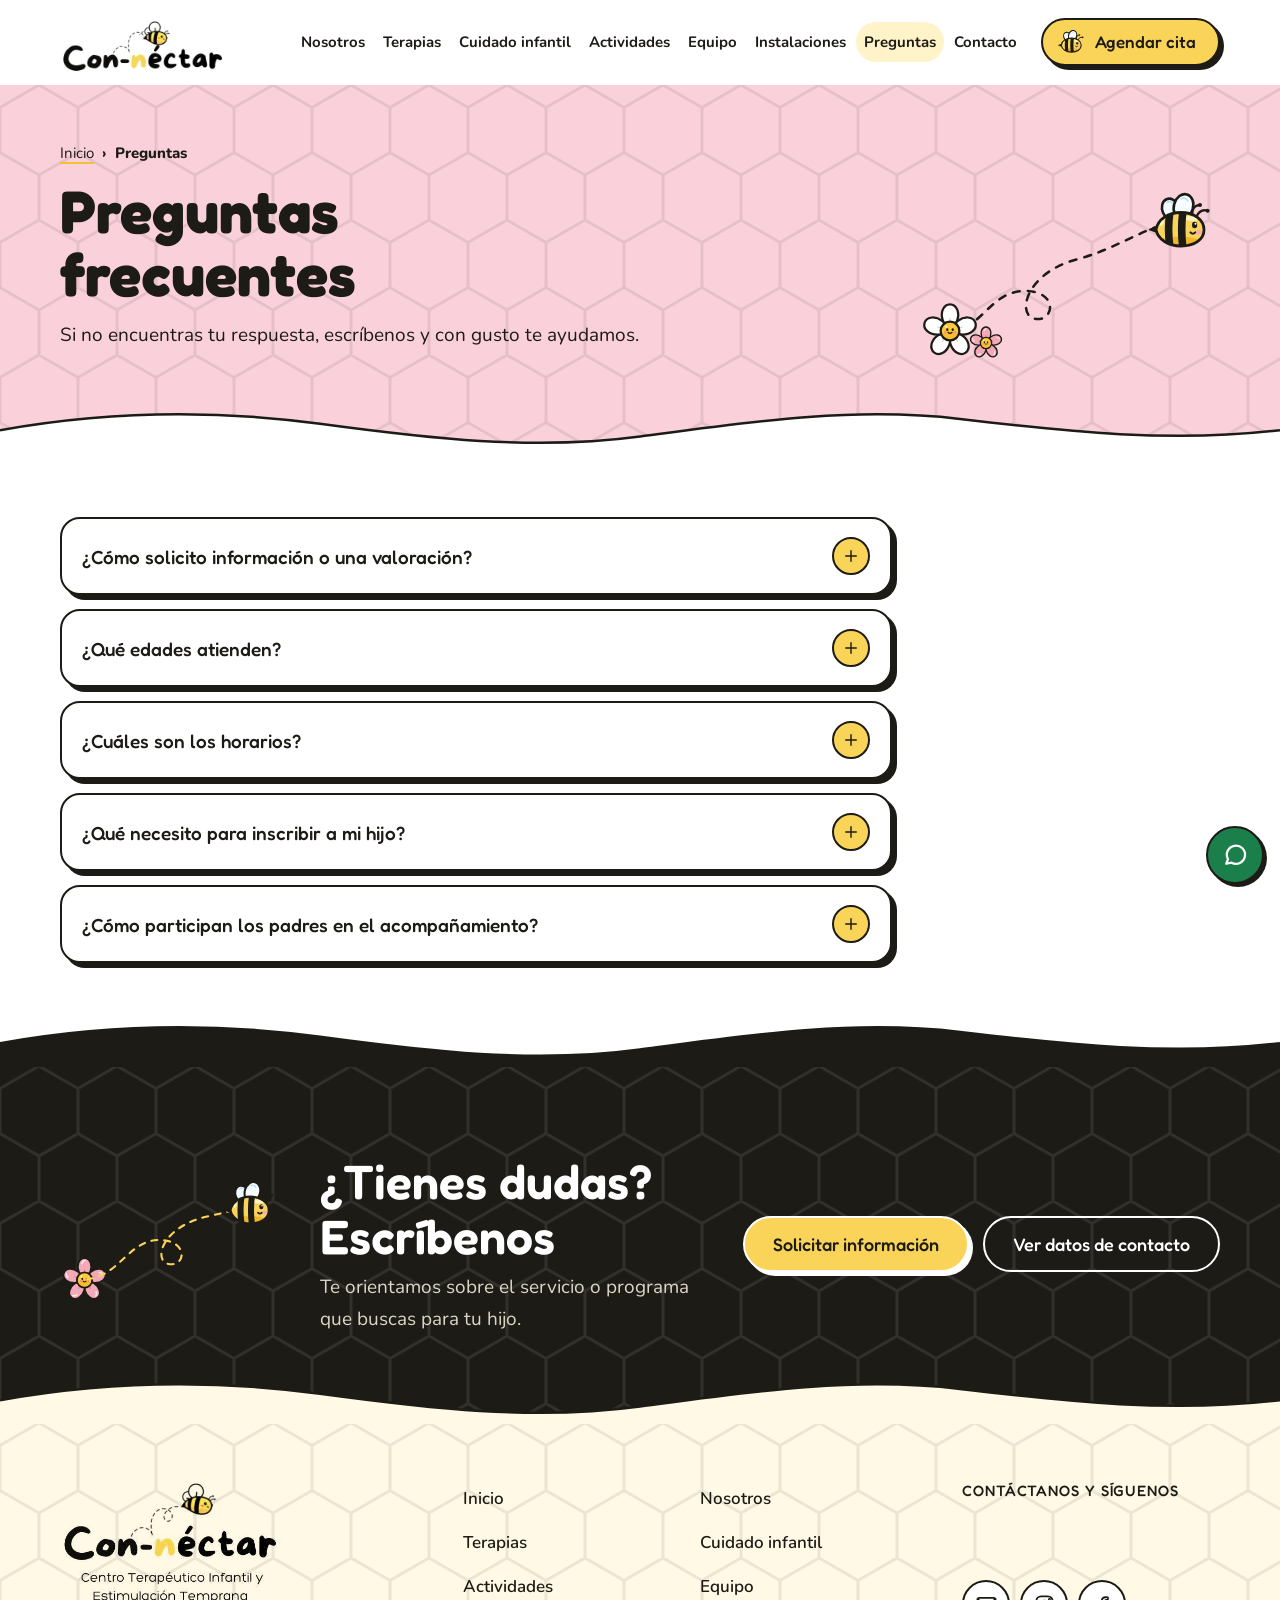
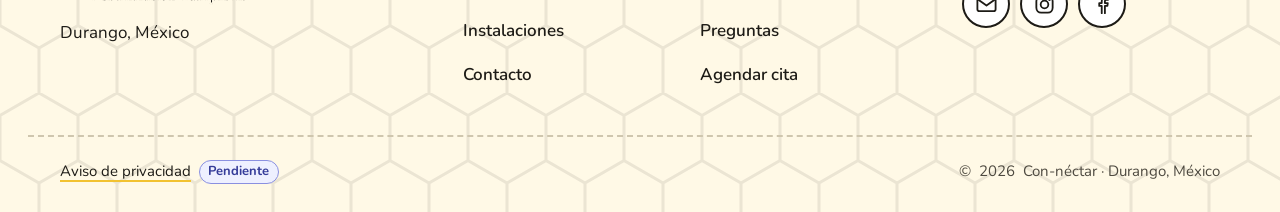
<file: preguntas-frecuentes.html>
<!doctype html>
<html lang="es-MX" class="no-js">
<head>
  <meta charset="utf-8">
  <meta name="viewport" content="width=device-width, initial-scale=1, viewport-fit=cover">
  <title>Preguntas frecuentes | Con-néctar Durango</title>
  <meta name="description" content="Resolvemos las dudas más comunes de las familias: valoraciones, edades, horarios e inscripción en Con-néctar, Durango.">
  <!-- PENDIENTE: cuando exista dominio, agrega la URL canónica:
  <link rel="canonical" href="https://www.tu-dominio.mx/preguntas-frecuentes.html"> -->
  <meta property="og:type" content="website">
  <meta property="og:locale" content="es_MX">
  <meta property="og:site_name" content="Con-néctar">
  <meta property="og:title" content="Preguntas frecuentes | Con-néctar Durango">
  <meta property="og:description" content="Resolvemos las dudas más comunes de las familias: valoraciones, edades, horarios e inscripción en Con-néctar, Durango.">
  <meta name="theme-color" content="#F9D458">
  <link rel="icon" href="img/favicon.png" type="image/png">
  <link rel="preconnect" href="https://fonts.googleapis.com">
  <link rel="preconnect" href="https://fonts.gstatic.com" crossorigin>
  <link rel="stylesheet" href="https://fonts.googleapis.com/css2?family=Fredoka:wght@400;500;600;700&amp;family=Nunito:ital,wght@0,400;0,600;0,700;0,800;1,400&amp;display=swap">
  <link rel="stylesheet" href="styles.css">
  <script>document.documentElement.classList.replace('no-js', 'js');</script>
  <script src="script.js" defer></script>
</head>
<body>
  <!-- Íconos reutilizables -->
  <svg class="sprite" aria-hidden="true" focusable="false">
    <defs>
      <!-- Silueta de la abeja: recorta sus rayas y brillos -->
      <clipPath id="abeja-silueta" clipPathUnits="userSpaceOnUse"><path d="M10 36.5C12 26.2 22.2 19.5 35 19.5c13.2 0 23 7.2 23 17.2S48.2 53 35 53C22.2 53 12 46.6 10 36.5Z"/></clipPath>
    </defs>
    <symbol id="i-abeja" viewBox="0 0 72 60">
      <g><ellipse cx="25" cy="16.5" rx="8.6" ry="11.2" transform="rotate(-24 25 16.5)" fill="#F3FAFF" stroke="#1D1B16" stroke-width="2.6"/><path d="M21.2 9.6c1.8-1.3 4-1.2 5.4.3" fill="none" stroke="#BFE0F2" stroke-width="1.8" stroke-linecap="round"/></g>
      <g><ellipse cx="37.5" cy="13.5" rx="9.6" ry="12.6" transform="rotate(16 37.5 13.5)" fill="#F7FCFF" stroke="#1D1B16" stroke-width="2.6"/><path d="M35.4 5.6c2.4-1 5.1-.2 6.3 2.1" fill="none" stroke="#BFE0F2" stroke-width="1.8" stroke-linecap="round"/></g>
      <path d="M11.8 33.6 3.6 36.6l8.2 2.8Z" fill="#1D1B16" stroke="#1D1B16" stroke-width="1.6" stroke-linejoin="round"/>
      <path d="M10 36.5C12 26.2 22.2 19.5 35 19.5c13.2 0 23 7.2 23 17.2S48.2 53 35 53C22.2 53 12 46.6 10 36.5Z" fill="#F9D458"/>
      <g clip-path="url(#abeja-silueta)"><ellipse cx="34" cy="53" rx="27" ry="9.5" fill="#EDB82C"/><ellipse cx="44.5" cy="25.6" rx="7" ry="2.4" transform="rotate(8 44.5 25.6)" fill="#FFF3C4"/><ellipse cx="15.8" cy="30" rx="1.6" ry="3.4" transform="rotate(28 15.8 30)" fill="#FFF3C4"/><path d="M20.6 16q-3.6 20.5 0 41h7.6q-3.6-20.5 0-41Z" fill="#1D1B16"/><path d="M33.4 16q-3 20.5 0 41H41q-3-20.5 0-41Z" fill="#1D1B16"/></g>
      <path d="M10 36.5C12 26.2 22.2 19.5 35 19.5c13.2 0 23 7.2 23 17.2S48.2 53 35 53C22.2 53 12 46.6 10 36.5Z" fill="none" stroke="#1D1B16" stroke-width="2.8" stroke-linejoin="round"/>
      <g fill="none" stroke="#1D1B16" stroke-width="2.3" stroke-linecap="round"><path d="M46.2 21.6c-.1-5.4 2.6-9.3 7-9.6"/><path d="M50.6 23.4c2.1-4.6 6-6.9 10.2-5.9"/><circle cx="54" cy="11.9" r="2" fill="#1D1B16" stroke="none"/><circle cx="61.6" cy="17.7" r="2" fill="#1D1B16" stroke="none"/></g>
      <g><ellipse cx="48.6" cy="32" rx="2.6" ry="3.2" fill="#1D1B16"/><circle cx="49.5" cy="30.8" r="1" fill="#FFFFFF"/></g>
      <ellipse cx="52.6" cy="39.2" rx="3.4" ry="2.2" fill="#F4A9B8"/>
      <path d="M44.4 39.4q2.4 2.7 4.8 0" fill="none" stroke="#1D1B16" stroke-width="2" stroke-linecap="round"/>
    </symbol>
    <symbol id="i-flor" viewBox="0 0 64 64">
      <g transform="rotate(0 32 32)"><path d="M32 30.5C24.5 26 21.6 15.8 24.2 9.4 26 5 29 3.5 32 3.5s6 1.5 7.8 5.9c2.6 6.4-.3 16.6-7.8 21.1Z" style="fill: var(--petalo, #FFFFFF)" stroke="#1D1B16" stroke-width="2.4" stroke-linejoin="round"/><path d="M28.6 10.5c.9-2.4 2.4-3.6 3.8-3.8" fill="none" stroke="#FFFFFF" stroke-width="2" stroke-linecap="round" opacity=".75"/><path d="M32 27.5v-9" fill="none" stroke="#1D1B16" stroke-width="1.4" stroke-linecap="round" opacity=".18"/></g>
      <g transform="rotate(72 32 32)"><path d="M32 30.5C24.5 26 21.6 15.8 24.2 9.4 26 5 29 3.5 32 3.5s6 1.5 7.8 5.9c2.6 6.4-.3 16.6-7.8 21.1Z" style="fill: var(--petalo, #FFFFFF)" stroke="#1D1B16" stroke-width="2.4" stroke-linejoin="round"/><path d="M28.6 10.5c.9-2.4 2.4-3.6 3.8-3.8" fill="none" stroke="#FFFFFF" stroke-width="2" stroke-linecap="round" opacity=".75"/><path d="M32 27.5v-9" fill="none" stroke="#1D1B16" stroke-width="1.4" stroke-linecap="round" opacity=".18"/></g>
      <g transform="rotate(144 32 32)"><path d="M32 30.5C24.5 26 21.6 15.8 24.2 9.4 26 5 29 3.5 32 3.5s6 1.5 7.8 5.9c2.6 6.4-.3 16.6-7.8 21.1Z" style="fill: var(--petalo, #FFFFFF)" stroke="#1D1B16" stroke-width="2.4" stroke-linejoin="round"/><path d="M28.6 10.5c.9-2.4 2.4-3.6 3.8-3.8" fill="none" stroke="#FFFFFF" stroke-width="2" stroke-linecap="round" opacity=".75"/><path d="M32 27.5v-9" fill="none" stroke="#1D1B16" stroke-width="1.4" stroke-linecap="round" opacity=".18"/></g>
      <g transform="rotate(216 32 32)"><path d="M32 30.5C24.5 26 21.6 15.8 24.2 9.4 26 5 29 3.5 32 3.5s6 1.5 7.8 5.9c2.6 6.4-.3 16.6-7.8 21.1Z" style="fill: var(--petalo, #FFFFFF)" stroke="#1D1B16" stroke-width="2.4" stroke-linejoin="round"/><path d="M28.6 10.5c.9-2.4 2.4-3.6 3.8-3.8" fill="none" stroke="#FFFFFF" stroke-width="2" stroke-linecap="round" opacity=".75"/><path d="M32 27.5v-9" fill="none" stroke="#1D1B16" stroke-width="1.4" stroke-linecap="round" opacity=".18"/></g>
      <g transform="rotate(288 32 32)"><path d="M32 30.5C24.5 26 21.6 15.8 24.2 9.4 26 5 29 3.5 32 3.5s6 1.5 7.8 5.9c2.6 6.4-.3 16.6-7.8 21.1Z" style="fill: var(--petalo, #FFFFFF)" stroke="#1D1B16" stroke-width="2.4" stroke-linejoin="round"/><path d="M28.6 10.5c.9-2.4 2.4-3.6 3.8-3.8" fill="none" stroke="#FFFFFF" stroke-width="2" stroke-linecap="round" opacity=".75"/><path d="M32 27.5v-9" fill="none" stroke="#1D1B16" stroke-width="1.4" stroke-linecap="round" opacity=".18"/></g>
      <circle cx="32" cy="32" r="10" fill="#FFC93C" stroke="#1D1B16" stroke-width="2.4"/>
      <ellipse cx="32" cy="35.6" rx="7.4" ry="4.2" fill="#F2B51E" opacity=".55"/>
      <ellipse cx="29.1" cy="30.6" rx="1.2" ry="1.5" fill="#1D1B16"/><ellipse cx="34.9" cy="30.6" rx="1.2" ry="1.5" fill="#1D1B16"/>
      <circle cx="26.9" cy="33.4" r="1.3" fill="#F28CA0"/><circle cx="37.1" cy="33.4" r="1.3" fill="#F28CA0"/>
      <path d="M30 33.6q2 2 4 0" fill="none" stroke="#1D1B16" stroke-width="1.4" stroke-linecap="round"/>
      <circle cx="28" cy="27.4" r="1.2" fill="#FFFFFF" opacity=".9"/>
    </symbol>
    <symbol id="i-brote" viewBox="0 0 24 24"><path d="M12 21v-9"/><path d="M12 12c0-4.2 2.9-6.6 7.5-6.6 0 4.3-3 6.6-7.5 6.6Z"/><path d="M12 14.5c0-3.4-2.4-5.6-6.3-5.6 0 3.5 2.5 5.6 6.3 5.6Z"/></symbol>
    <symbol id="i-casa" viewBox="0 0 24 24"><path d="M3.5 11 12 4.5l8.5 6.5"/><path d="M6 9.5V20h12V9.5"/><path d="M10 20v-4.5h4V20"/></symbol>
    <symbol id="i-calendario" viewBox="0 0 24 24"><rect x="3.5" y="5" width="17" height="15.5" rx="3"/><path d="M3.5 10h17M8.5 3v4M15.5 3v4"/></symbol>
    <symbol id="i-personas" viewBox="0 0 24 24"><circle cx="9" cy="8" r="3"/><circle cx="16.5" cy="9.5" r="2.5"/><path d="M3.5 19c.6-3.4 2.8-5.3 5.5-5.3s4.9 1.9 5.5 5.3"/><path d="M14.5 14.2c.6-.3 1.3-.5 2-.5 2.3 0 3.9 1.6 4.3 4.3"/></symbol>
    <symbol id="i-corazon" viewBox="0 0 24 24"><path d="M12 19.5s-7.5-4.4-7.5-9.6A4.1 4.1 0 0 1 12 7.6a4.1 4.1 0 0 1 7.5 2.3c0 5.2-7.5 9.6-7.5 9.6Z"/></symbol>
    <symbol id="i-movimiento" viewBox="0 0 24 24"><circle cx="12" cy="4.8" r="2"/><path d="M5 8.6 12 10l7-1.4M12 10v4.6M12 14.6 8.5 20.5M12 14.6l3.5 5.9"/></symbol>
    <symbol id="i-pregunta" viewBox="0 0 24 24"><circle cx="12" cy="12" r="8.5"/><path d="M9.6 9.5a2.5 2.5 0 1 1 3.6 2.3c-.8.4-1.2 1-1.2 1.8v.4"/><circle cx="12" cy="16.8" r=".5"/></symbol>
    <symbol id="i-flecha" viewBox="0 0 24 24"><path d="M5 12h14M13 6l6 6-6 6"/></symbol>
    <symbol id="i-mensaje" viewBox="0 0 24 24"><path d="M4.5 19.5 6 15.6A7.8 7.8 0 1 1 9 18.6l-4.5.9Z"/></symbol>
    <symbol id="i-telefono" viewBox="0 0 24 24"><path d="M5.5 3.8h3l1.6 4.1-2.1 1.5a11.5 11.5 0 0 0 6.6 6.6l1.5-2.1 4.1 1.6v3a2 2 0 0 1-2.1 2A15.6 15.6 0 0 1 3.5 5.9a2 2 0 0 1 2-2.1Z"/></symbol>
    <symbol id="i-reloj" viewBox="0 0 24 24"><circle cx="12" cy="12" r="8.5"/><path d="M12 7.5V12l3 2"/></symbol>
    <symbol id="i-ubicacion" viewBox="0 0 24 24"><path d="M12 21s-6.5-5.6-6.5-11a6.5 6.5 0 0 1 13 0c0 5.4-6.5 11-6.5 11Z"/><circle cx="12" cy="10" r="2.4"/></symbol>
    <symbol id="i-instagram" viewBox="0 0 24 24"><rect x="3.5" y="3.5" width="17" height="17" rx="5"/><circle cx="12" cy="12" r="4"/><circle cx="17.2" cy="6.8" r=".6"/></symbol>
    <symbol id="i-facebook" viewBox="0 0 24 24"><path d="M14.5 21v-7.5h2.6l.4-3h-3V8.7c0-.9.3-1.5 1.5-1.5h1.6V4.5a20 20 0 0 0-2.4-.1c-2.4 0-4 1.4-4 4.1v2h-2.6v3h2.6V21"/></symbol>
    <symbol id="i-ampliar" viewBox="0 0 24 24"><path d="M4 9V4h5M20 9V4h-5M4 15v5h5M20 15v5h-5"/></symbol>
    <symbol id="i-cerrar" viewBox="0 0 24 24"><path d="M6 6l12 12M18 6 6 18"/></symbol>
    <symbol id="i-anterior" viewBox="0 0 24 24"><path d="M15 5l-7 7 7 7"/></symbol>
    <symbol id="i-siguiente" viewBox="0 0 24 24"><path d="M9 5l7 7-7 7"/></symbol>
    <symbol id="i-mas" viewBox="0 0 24 24"><path d="M12 5v14M5 12h14"/></symbol>
  </svg>

  <a class="saltar" href="#contenido">Saltar al contenido</a>

<!-- ENCABEZADO: es igual en todas las páginas. Si cambias el menú, cámbialo en cada archivo. -->
  <header class="encabezado" data-encabezado>
    <div class="contenedor encabezado__barra">
      <a class="logo" href="index.html" data-logo>
        <img src="img/logo/con-nectar-nombre.png" alt="Con-néctar, ir al inicio" width="418" height="162">
        <!-- Estela y abejita del logotipo: la abejita recorre su estela al abrir la página,
             cada 15 segundos y al dar clic (ver script.js, sección "Logotipo") -->
        <svg class="logo__vuelo" viewBox="0 0 418 162" aria-hidden="true" focusable="false">
          <defs>
            <mask id="logo-mascara" maskUnits="userSpaceOnUse" x="0" y="0" width="418" height="162">
              <path d="M134.5 109C139 98 147 92 155 91.5C163 91 171 96 174 106C172.5 96 172 84 173.5 76C175 66 181 59 188 57.5C194 55.5 202 55 207 58C213 62 214 72 209 77.5C204 82 197 78 197 71C197 64 201 58 207 56C212 54 218 52 224 51.8L230 52" pathLength="1" fill="none" stroke="#FFFFFF" stroke-width="11" stroke-linecap="round" stroke-linejoin="round" stroke-dasharray="1 2">
                <animate data-logo-estela attributeName="stroke-dashoffset" values="1.05;0" dur="2.6s" begin="indefinite" fill="freeze" calcMode="spline" keyTimes="0;1" keySplines="0.45 0 0.35 1"/>
              </path>
            </mask>
          </defs>
          <image class="logo__estela" href="img/logo/con-nectar-estela.png" width="418" height="162" mask="url(#logo-mascara)"/>
          <g>
            <animateMotion data-logo-abeja dur="2.6s" begin="indefinite" fill="freeze" calcMode="spline" keyPoints="0;1" keyTimes="0;1" keySplines="0.45 0 0.35 1" path="M-95.5 57C-91 46 -83 40 -75 39.5C-67 39 -59 44 -56 54C-57.5 44 -58 32 -56.5 24C-55 14 -49 7 -42 5.5C-36 3.5 -28 3 -23 6C-17 10 -16 20 -21 25.5C-26 30 -33 26 -33 19C-33 12 -29 6 -23 4C-18 2 -12 0 -6 -0.2L0 0"/>
            <image class="logo__abeja" href="img/logo/con-nectar-abeja-logo.png" x="226" y="0" width="74" height="75"/>
          </g>
        </svg>
      </a>

      <nav class="nav" aria-label="Principal" data-nav>
        <button class="nav__boton" type="button" aria-expanded="false" aria-controls="menu-principal" data-nav-boton>
          <span class="nav__icono" aria-hidden="true"><span></span></span>
          <span>Menú</span>
        </button>
        <ul class="nav__lista" id="menu-principal">
          <li><a href="nosotros.html">Nosotros</a></li>
          <li><a href="servicios.html">Terapias</a></li>
          <li><a href="cuidado-y-aprendizaje.html">Cuidado infantil</a></li>
          <li><a href="talleres-y-actividades.html">Actividades</a></li>
          <li><a href="equipo.html">Equipo</a></li>
          <li><a href="instalaciones.html">Instalaciones</a></li>
          <li><a href="preguntas-frecuentes.html" aria-current="page"><span class="nav__pastilla" aria-hidden="true"></span>Preguntas</a></li>
          <li><a href="contacto.html">Contacto</a></li>
          <li class="nav__cta"><a class="boton boton--primario" href="agendar-cita.html">Agendar cita</a></li>
        </ul>
      </nav>

      <a class="boton boton--primario encabezado__cta" href="agendar-cita.html"><svg class="boton__abeja" aria-hidden="true" focusable="false"><use href="#i-abeja"/></svg>Agendar cita</a>
    </div>
  </header>

  <main id="contenido">
    <div class="cabecera cabecera--rosa">
      <div class="contenedor">
        <div class="cabecera__grid">
          <div class="cabecera__texto">
            <nav class="migas" aria-label="Ruta de navegación">
              <ol>
                <li><a href="index.html">Inicio</a></li>
                <li><span aria-current="page">Preguntas</span></li>
              </ol>
            </nav>
            <h1>Preguntas frecuentes</h1>
            <p class="cabecera__intro">Si no encuentras tu respuesta, escríbenos y con gusto te ayudamos.</p>
          </div>
          <svg class="cabecera__decoracion" viewBox="0 0 300 170" aria-hidden="true" focusable="false">
            <defs>
              <mask id="mascara-cabecera" maskUnits="userSpaceOnUse" x="-10" y="-10" width="320" height="190">
                <path class="cabecera__revelado" d="M30 138C64 136 70 96 108 98c30 2 26 30 8 28-20-2-12-46 42-60 30-8 52-22 78-32" pathLength="1" fill="none" stroke="#FFFFFF" stroke-width="14" stroke-dasharray="1 1"/>
              </mask>
            </defs>
            <path class="estela" d="M30 138C64 136 70 96 108 98c30 2 26 30 8 28-20-2-12-46 42-60 30-8 52-22 78-32" mask="url(#mascara-cabecera)"/>
            <g class="flor flor--mece" style="--petalo: #FFFFFF"><use href="#i-flor" x="0" y="108" width="60" height="60"/></g>
            <g class="flor flor--mece flor--lenta" style="--petalo: #F4A9B8"><use href="#i-flor" x="48" y="132" width="36" height="36"/></g>
            <g class="cabecera__abeja">
              <svg class="abeja-viva" x="226" y="0" width="72" height="60" viewBox="0 0 72 60" overflow="visible" data-abeja-juguetona>
                <g class="abeja__flotar"><g class="abeja__pirueta">
                  <circle class="abeja__zona" cx="36" cy="32" r="30" fill="#FFFFFF" fill-opacity="0"/>
                  <g class="abeja__ala abeja__ala--atras"><ellipse cx="25" cy="16.5" rx="8.6" ry="11.2" transform="rotate(-24 25 16.5)" fill="#F3FAFF" stroke="#1D1B16" stroke-width="2.6"/><path d="M21.2 9.6c1.8-1.3 4-1.2 5.4.3" fill="none" stroke="#BFE0F2" stroke-width="1.8" stroke-linecap="round"/></g>
                  <g class="abeja__ala abeja__ala--frente"><ellipse cx="37.5" cy="13.5" rx="9.6" ry="12.6" transform="rotate(16 37.5 13.5)" fill="#F7FCFF" stroke="#1D1B16" stroke-width="2.6"/><path d="M35.4 5.6c2.4-1 5.1-.2 6.3 2.1" fill="none" stroke="#BFE0F2" stroke-width="1.8" stroke-linecap="round"/></g>
                  <path d="M11.8 33.6 3.6 36.6l8.2 2.8Z" fill="#1D1B16" stroke="#1D1B16" stroke-width="1.6" stroke-linejoin="round"/>
                  <path d="M10 36.5C12 26.2 22.2 19.5 35 19.5c13.2 0 23 7.2 23 17.2S48.2 53 35 53C22.2 53 12 46.6 10 36.5Z" fill="#F9D458"/>
                  <g clip-path="url(#abeja-silueta)"><ellipse cx="34" cy="53" rx="27" ry="9.5" fill="#EDB82C"/><ellipse cx="44.5" cy="25.6" rx="7" ry="2.4" transform="rotate(8 44.5 25.6)" fill="#FFF3C4"/><ellipse cx="15.8" cy="30" rx="1.6" ry="3.4" transform="rotate(28 15.8 30)" fill="#FFF3C4"/><path d="M20.6 16q-3.6 20.5 0 41h7.6q-3.6-20.5 0-41Z" fill="#1D1B16"/><path d="M33.4 16q-3 20.5 0 41H41q-3-20.5 0-41Z" fill="#1D1B16"/></g>
                  <path d="M10 36.5C12 26.2 22.2 19.5 35 19.5c13.2 0 23 7.2 23 17.2S48.2 53 35 53C22.2 53 12 46.6 10 36.5Z" fill="none" stroke="#1D1B16" stroke-width="2.8" stroke-linejoin="round"/>
                  <g class="abeja__antenas" fill="none" stroke="#1D1B16" stroke-width="2.3" stroke-linecap="round"><path d="M46.2 21.6c-.1-5.4 2.6-9.3 7-9.6"/><path d="M50.6 23.4c2.1-4.6 6-6.9 10.2-5.9"/><circle cx="54" cy="11.9" r="2" fill="#1D1B16" stroke="none"/><circle cx="61.6" cy="17.7" r="2" fill="#1D1B16" stroke="none"/></g>
                  <g class="abeja__ojo"><ellipse cx="48.6" cy="32" rx="2.6" ry="3.2" fill="#1D1B16"/><circle cx="49.5" cy="30.8" r="1" fill="#FFFFFF"/></g>
                  <ellipse class="abeja__mejilla" cx="52.6" cy="39.2" rx="3.4" ry="2.2" fill="#F4A9B8"/>
                  <path class="abeja__sonrisa" d="M44.4 39.4q2.4 2.7 4.8 0" fill="none" stroke="#1D1B16" stroke-width="2" stroke-linecap="round"/>
                </g></g>
              </svg>
            </g>
          </svg>
        </div>
      </div>
      <svg class="ola ola--abajo" viewBox="0 0 1440 64" preserveAspectRatio="none" aria-hidden="true" focusable="false">
        <path class="ola__relleno" d="M0 34C120 10 240 8 360 26s240 34 360 16 240-38 360-22 240 30 360 14V64H0Z"/>
        <path class="ola__linea" d="M0 34C120 10 240 8 360 26s240 34 360 16 240-38 360-22 240 30 360 14"/>
      </svg>
    </div>

    <section class="seccion seccion--blanca" aria-label="Preguntas y respuestas">
      <div class="contenedor">
        <!-- ACORDEÓN: para agregar una pregunta, copia un bloque .acordeon__item
             y cambia los id (faq-6, faq-6-boton) para que no se repitan. -->
        <div class="acordeon" data-acordeon>
          <div class="acordeon__item">
            <h2 class="acordeon__titulo">
              <button class="acordeon__boton" type="button" aria-expanded="false" aria-controls="faq-1" id="faq-1-boton">
                <span>¿Cómo solicito información o una valoración?</span>
                <svg class="icono acordeon__icono" aria-hidden="true"><use href="#i-mas"/></svg>
              </button>
            </h2>
            <div class="acordeon__panel" id="faq-1" role="region" aria-labelledby="faq-1-boton">
              <p>Escríbenos por WhatsApp o llámanos al <a href="tel:+526182345266">618 234 5266</a>. También puedes enviarnos un mensaje en Instagram o Facebook. Encontrarás todos los datos en <a href="contacto.html">Contacto</a>.</p>
              <p>Te explicamos en qué consiste la valoración y cómo se agenda.</p>
            </div>
          </div>
          <div class="acordeon__item">
            <h2 class="acordeon__titulo">
              <button class="acordeon__boton" type="button" aria-expanded="false" aria-controls="faq-2" id="faq-2-boton">
                <span>¿Qué edades atienden?</span>
                <svg class="icono acordeon__icono" aria-hidden="true"><use href="#i-mas"/></svg>
              </button>
            </h2>
            <div class="acordeon__panel" id="faq-2" role="region" aria-labelledby="faq-2-boton">
              <p>Atendemos a niñas y niños de 2 a 6 años, en grupo o de forma individual. Los viernes de CTE son para niñas y niños de 2 a 5 años. Pregúntanos por las edades de cada terapia y programa.</p>
            </div>
          </div>
          <div class="acordeon__item">
            <h2 class="acordeon__titulo">
              <button class="acordeon__boton" type="button" aria-expanded="false" aria-controls="faq-3" id="faq-3-boton">
                <span>¿Cuáles son los horarios?</span>
                <svg class="icono acordeon__icono" aria-hidden="true"><use href="#i-mas"/></svg>
              </button>
            </h2>
            <div class="acordeon__panel" id="faq-3" role="region" aria-labelledby="faq-3-boton">
              <p>Los viernes de CTE son de 8:00 a. m. a 2:00 p. m., con flexibilidad. Para los horarios de terapias, prekínder y ludoteca, escríbenos.</p>
            </div>
          </div>
          <div class="acordeon__item">
            <h2 class="acordeon__titulo">
              <button class="acordeon__boton" type="button" aria-expanded="false" aria-controls="faq-4" id="faq-4-boton">
                <span>¿Qué necesito para inscribir a mi hijo?</span>
                <svg class="icono acordeon__icono" aria-hidden="true"><use href="#i-mas"/></svg>
              </button>
            </h2>
            <div class="acordeon__panel" id="faq-4" role="region" aria-labelledby="faq-4-boton">
              <p>Escríbenos y te compartimos los requisitos y documentos de cada programa.</p>
            </div>
          </div>
          <div class="acordeon__item">
            <h2 class="acordeon__titulo">
              <button class="acordeon__boton" type="button" aria-expanded="false" aria-controls="faq-5" id="faq-5-boton">
                <span>¿Cómo participan los padres en el acompañamiento?</span>
                <svg class="icono acordeon__icono" aria-hidden="true"><use href="#i-mas"/></svg>
              </button>
            </h2>
            <div class="acordeon__panel" id="faq-5" role="region" aria-labelledby="faq-5-boton">
              <p>Pregúntanos cómo compartimos el avance de tu hijo con la familia y cómo puedes acompañarlo en casa.</p>
            </div>
          </div>
        </div>
      </div>
    </section>
  </main>

  <!-- Banda de contacto: se repite al final de cada página -->
  <section class="banda" aria-labelledby="banda-titulo">
    <svg class="ola" viewBox="0 0 1440 64" preserveAspectRatio="none" aria-hidden="true" focusable="false">
        <path class="ola__relleno" d="M0 34C120 10 240 8 360 26s240 34 360 16 240-38 360-22 240 30 360 14V64H0Z"/>
        <path class="ola__linea" d="M0 34C120 10 240 8 360 26s240 34 360 16 240-38 360-22 240 30 360 14"/>
      </svg>
    <div class="contenedor banda__grid">
      <svg class="banda__decoracion" viewBox="0 0 260 150" aria-hidden="true" focusable="false">
        <g class="flor flor--mece" style="--petalo: #F4A9B8"><use href="#i-flor" x="0" y="88" width="58" height="58"/></g>
        <path class="estela estela--clara" d="M32 116c40-4 50-50 90-46 30 3 26 32 6 28-18-4-8-44 46-56 26-6 44-10 58-18"/>
        <svg class="abeja-viva" x="192" y="0" width="68" height="57" viewBox="0 0 72 60" overflow="visible" data-abeja-juguetona>
          <g class="abeja__flotar"><g class="abeja__pirueta">
            <circle class="abeja__zona" cx="36" cy="32" r="30" fill="#FFFFFF" fill-opacity="0"/>
            <g class="abeja__ala abeja__ala--atras"><ellipse cx="25" cy="16.5" rx="8.6" ry="11.2" transform="rotate(-24 25 16.5)" fill="#F3FAFF" stroke="#1D1B16" stroke-width="2.6"/><path d="M21.2 9.6c1.8-1.3 4-1.2 5.4.3" fill="none" stroke="#BFE0F2" stroke-width="1.8" stroke-linecap="round"/></g>
            <g class="abeja__ala abeja__ala--frente"><ellipse cx="37.5" cy="13.5" rx="9.6" ry="12.6" transform="rotate(16 37.5 13.5)" fill="#F7FCFF" stroke="#1D1B16" stroke-width="2.6"/><path d="M35.4 5.6c2.4-1 5.1-.2 6.3 2.1" fill="none" stroke="#BFE0F2" stroke-width="1.8" stroke-linecap="round"/></g>
            <path d="M11.8 33.6 3.6 36.6l8.2 2.8Z" fill="#1D1B16" stroke="#1D1B16" stroke-width="1.6" stroke-linejoin="round"/>
            <path d="M10 36.5C12 26.2 22.2 19.5 35 19.5c13.2 0 23 7.2 23 17.2S48.2 53 35 53C22.2 53 12 46.6 10 36.5Z" fill="#F9D458"/>
            <g clip-path="url(#abeja-silueta)"><ellipse cx="34" cy="53" rx="27" ry="9.5" fill="#EDB82C"/><ellipse cx="44.5" cy="25.6" rx="7" ry="2.4" transform="rotate(8 44.5 25.6)" fill="#FFF3C4"/><ellipse cx="15.8" cy="30" rx="1.6" ry="3.4" transform="rotate(28 15.8 30)" fill="#FFF3C4"/><path d="M20.6 16q-3.6 20.5 0 41h7.6q-3.6-20.5 0-41Z" fill="#1D1B16"/><path d="M33.4 16q-3 20.5 0 41H41q-3-20.5 0-41Z" fill="#1D1B16"/></g>
            <path d="M10 36.5C12 26.2 22.2 19.5 35 19.5c13.2 0 23 7.2 23 17.2S48.2 53 35 53C22.2 53 12 46.6 10 36.5Z" fill="none" stroke="#1D1B16" stroke-width="2.8" stroke-linejoin="round"/>
            <g class="abeja__antenas" fill="none" stroke="#1D1B16" stroke-width="2.3" stroke-linecap="round"><path d="M46.2 21.6c-.1-5.4 2.6-9.3 7-9.6"/><path d="M50.6 23.4c2.1-4.6 6-6.9 10.2-5.9"/><circle cx="54" cy="11.9" r="2" fill="#1D1B16" stroke="none"/><circle cx="61.6" cy="17.7" r="2" fill="#1D1B16" stroke="none"/></g>
            <g class="abeja__ojo"><ellipse cx="48.6" cy="32" rx="2.6" ry="3.2" fill="#1D1B16"/><circle cx="49.5" cy="30.8" r="1" fill="#FFFFFF"/></g>
            <ellipse class="abeja__mejilla" cx="52.6" cy="39.2" rx="3.4" ry="2.2" fill="#F4A9B8"/>
            <path class="abeja__sonrisa" d="M44.4 39.4q2.4 2.7 4.8 0" fill="none" stroke="#1D1B16" stroke-width="2" stroke-linecap="round"/>
          </g></g>
        </svg>
      </svg>
      <div class="banda__texto">
        <h2 id="banda-titulo">¿Tienes dudas? Escríbenos</h2>
        <p>Te orientamos sobre el servicio o programa que buscas para tu hijo.</p>
      </div>
      <div class="grupo-botones">
        <a class="boton boton--primario boton--grande" href="contacto.html" data-whatsapp>Solicitar información</a>
        <a class="boton boton--secundario boton--grande" href="contacto.html" data-mostrar-si="whatsapp" hidden>Ver datos de contacto</a>
      </div>
    </div>
  </section>

  <footer class="pie">
    <svg class="ola" viewBox="0 0 1440 64" preserveAspectRatio="none" aria-hidden="true" focusable="false">
        <path class="ola__relleno" d="M0 34C120 10 240 8 360 26s240 34 360 16 240-38 360-22 240 30 360 14V64H0Z"/>
        <path class="ola__linea" d="M0 34C120 10 240 8 360 26s240 34 360 16 240-38 360-22 240 30 360 14"/>
      </svg>
    <div class="contenedor pie__grid">
      <div class="pie__marca">
        <a href="index.html">
          <img src="img/logo/con-nectar-logo.png" alt="Con-néctar, Centro Terapéutico Infantil y Estimulación Temprana. Ir al inicio" width="418" height="243" loading="lazy" decoding="async">
        </a>
        <p>Durango, México</p>
      </div>

      <nav class="pie__nav" aria-label="Pie de página">
        <ul role="list">
          <li><a href="index.html">Inicio</a></li>
          <li><a href="nosotros.html">Nosotros</a></li>
          <li><a href="servicios.html">Terapias</a></li>
          <li><a href="cuidado-y-aprendizaje.html">Cuidado infantil</a></li>
          <li><a href="talleres-y-actividades.html">Actividades</a></li>
          <li><a href="equipo.html">Equipo</a></li>
          <li><a href="instalaciones.html">Instalaciones</a></li>
          <li><a href="preguntas-frecuentes.html">Preguntas</a></li>
          <li><a href="contacto.html">Contacto</a></li>
          <li><a href="agendar-cita.html">Agendar cita</a></li>
        </ul>
      </nav>

      <div class="pie__redes">
        <p class="pie__etiqueta">Contáctanos y síguenos</p>
        <a class="red red--icono" href="mailto:con.nectarcai@gmail.com" aria-label="Escribir por correo a Con-néctar"><svg class="icono" aria-hidden="true" viewBox="0 0 24 24"><rect x="2.5" y="5" width="19" height="14" rx="2"/><path d="m3.5 7 8.5 6 8.5-6"/></svg></a>
        <a class="red red--icono" aria-label="Abrir Instagram de Con-néctar" data-enlace="instagram" href="https://www.instagram.com/con.nectar.dgo/" target="_blank" rel="noopener">
          <svg class="icono" aria-hidden="true"><use href="#i-instagram"/></svg>
        </a>
        <a class="red red--icono" aria-label="Abrir Facebook de Con-néctar" data-enlace="facebook" href="https://www.facebook.com/profile.php?id=61568894422427" target="_blank" rel="noopener">
          <svg class="icono" aria-hidden="true"><use href="#i-facebook"/></svg>
        </a>
      </div>
    </div>

    <div class="contenedor pie__legal">
      <p><a href="aviso-de-privacidad.html">Aviso de privacidad</a> <span class="etiqueta-pendiente">Pendiente</span></p>
      <p>© <span data-anio>2026</span> Con-néctar · Durango, México</p>
    </div>
  </footer>
</body>
</html>
</file>
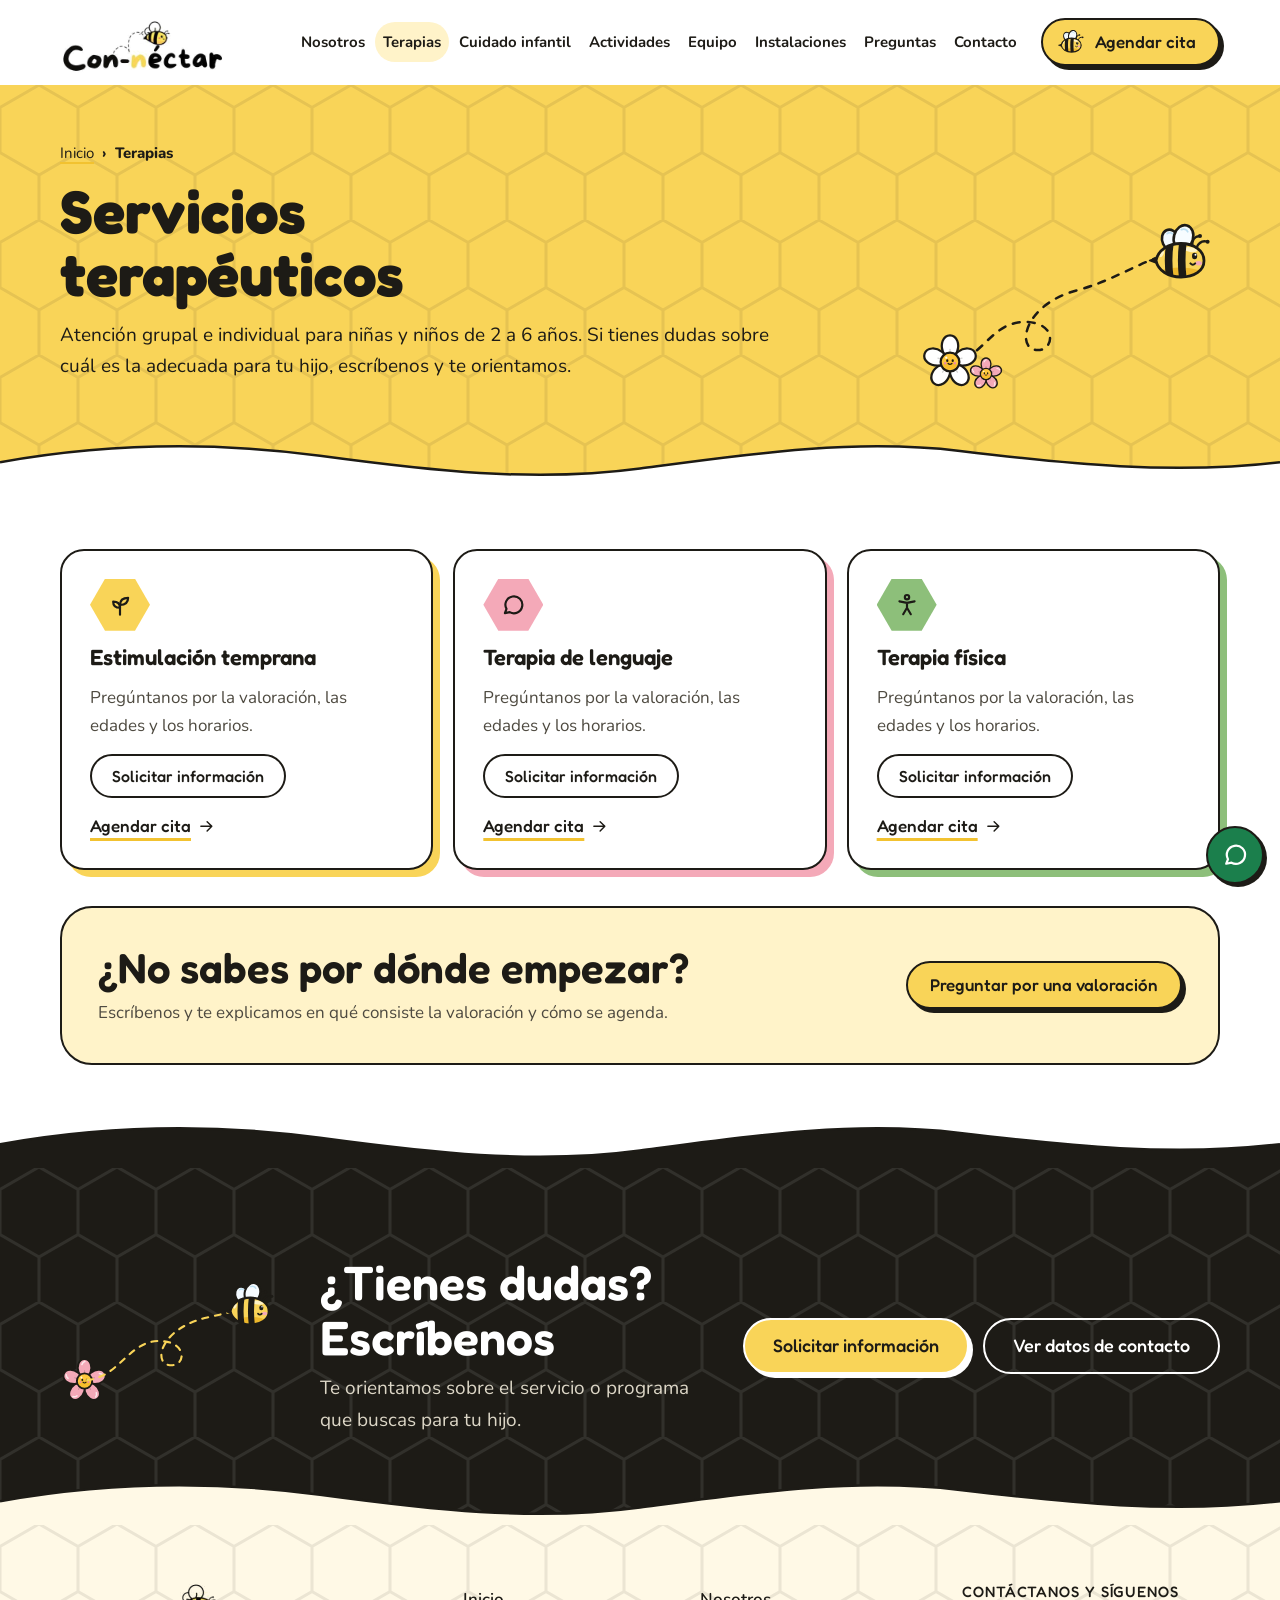
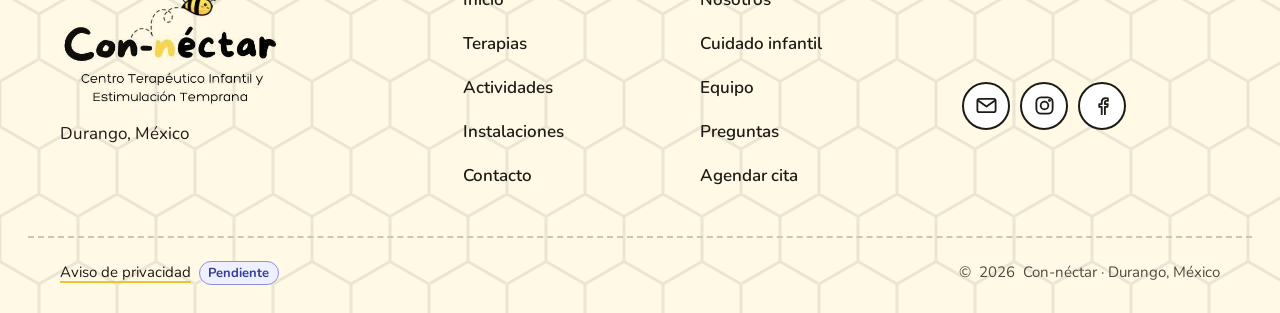
<file: servicios.html>
<!doctype html>
<html lang="es-MX" class="no-js">
<head>
  <meta charset="utf-8">
  <meta name="viewport" content="width=device-width, initial-scale=1, viewport-fit=cover">
  <title>Servicios terapéuticos | Con-néctar Durango</title>
  <meta name="description" content="Servicios terapéuticos y de estimulación temprana para niñas y niños en Con-néctar, Durango. Solicita información o una valoración.">
  <!-- PENDIENTE: cuando exista dominio, agrega la URL canónica:
  <link rel="canonical" href="https://www.tu-dominio.mx/servicios.html"> -->
  <meta property="og:type" content="website">
  <meta property="og:locale" content="es_MX">
  <meta property="og:site_name" content="Con-néctar">
  <meta property="og:title" content="Servicios terapéuticos | Con-néctar Durango">
  <meta property="og:description" content="Servicios terapéuticos y de estimulación temprana para niñas y niños en Con-néctar, Durango. Solicita información o una valoración.">
  <meta name="theme-color" content="#F9D458">
  <link rel="icon" href="img/favicon.png" type="image/png">
  <link rel="preconnect" href="https://fonts.googleapis.com">
  <link rel="preconnect" href="https://fonts.gstatic.com" crossorigin>
  <link rel="stylesheet" href="https://fonts.googleapis.com/css2?family=Fredoka:wght@400;500;600;700&amp;family=Nunito:ital,wght@0,400;0,600;0,700;0,800;1,400&amp;display=swap">
  <link rel="stylesheet" href="styles.css">
  <script>document.documentElement.classList.replace('no-js', 'js');</script>
  <script src="script.js" defer></script>
</head>
<body>
  <!-- Íconos reutilizables -->
  <svg class="sprite" aria-hidden="true" focusable="false">
    <defs>
      <!-- Silueta de la abeja: recorta sus rayas y brillos -->
      <clipPath id="abeja-silueta" clipPathUnits="userSpaceOnUse"><path d="M10 36.5C12 26.2 22.2 19.5 35 19.5c13.2 0 23 7.2 23 17.2S48.2 53 35 53C22.2 53 12 46.6 10 36.5Z"/></clipPath>
    </defs>
    <symbol id="i-abeja" viewBox="0 0 72 60">
      <g><ellipse cx="25" cy="16.5" rx="8.6" ry="11.2" transform="rotate(-24 25 16.5)" fill="#F3FAFF" stroke="#1D1B16" stroke-width="2.6"/><path d="M21.2 9.6c1.8-1.3 4-1.2 5.4.3" fill="none" stroke="#BFE0F2" stroke-width="1.8" stroke-linecap="round"/></g>
      <g><ellipse cx="37.5" cy="13.5" rx="9.6" ry="12.6" transform="rotate(16 37.5 13.5)" fill="#F7FCFF" stroke="#1D1B16" stroke-width="2.6"/><path d="M35.4 5.6c2.4-1 5.1-.2 6.3 2.1" fill="none" stroke="#BFE0F2" stroke-width="1.8" stroke-linecap="round"/></g>
      <path d="M11.8 33.6 3.6 36.6l8.2 2.8Z" fill="#1D1B16" stroke="#1D1B16" stroke-width="1.6" stroke-linejoin="round"/>
      <path d="M10 36.5C12 26.2 22.2 19.5 35 19.5c13.2 0 23 7.2 23 17.2S48.2 53 35 53C22.2 53 12 46.6 10 36.5Z" fill="#F9D458"/>
      <g clip-path="url(#abeja-silueta)"><ellipse cx="34" cy="53" rx="27" ry="9.5" fill="#EDB82C"/><ellipse cx="44.5" cy="25.6" rx="7" ry="2.4" transform="rotate(8 44.5 25.6)" fill="#FFF3C4"/><ellipse cx="15.8" cy="30" rx="1.6" ry="3.4" transform="rotate(28 15.8 30)" fill="#FFF3C4"/><path d="M20.6 16q-3.6 20.5 0 41h7.6q-3.6-20.5 0-41Z" fill="#1D1B16"/><path d="M33.4 16q-3 20.5 0 41H41q-3-20.5 0-41Z" fill="#1D1B16"/></g>
      <path d="M10 36.5C12 26.2 22.2 19.5 35 19.5c13.2 0 23 7.2 23 17.2S48.2 53 35 53C22.2 53 12 46.6 10 36.5Z" fill="none" stroke="#1D1B16" stroke-width="2.8" stroke-linejoin="round"/>
      <g fill="none" stroke="#1D1B16" stroke-width="2.3" stroke-linecap="round"><path d="M46.2 21.6c-.1-5.4 2.6-9.3 7-9.6"/><path d="M50.6 23.4c2.1-4.6 6-6.9 10.2-5.9"/><circle cx="54" cy="11.9" r="2" fill="#1D1B16" stroke="none"/><circle cx="61.6" cy="17.7" r="2" fill="#1D1B16" stroke="none"/></g>
      <g><ellipse cx="48.6" cy="32" rx="2.6" ry="3.2" fill="#1D1B16"/><circle cx="49.5" cy="30.8" r="1" fill="#FFFFFF"/></g>
      <ellipse cx="52.6" cy="39.2" rx="3.4" ry="2.2" fill="#F4A9B8"/>
      <path d="M44.4 39.4q2.4 2.7 4.8 0" fill="none" stroke="#1D1B16" stroke-width="2" stroke-linecap="round"/>
    </symbol>
    <symbol id="i-flor" viewBox="0 0 64 64">
      <g transform="rotate(0 32 32)"><path d="M32 30.5C24.5 26 21.6 15.8 24.2 9.4 26 5 29 3.5 32 3.5s6 1.5 7.8 5.9c2.6 6.4-.3 16.6-7.8 21.1Z" style="fill: var(--petalo, #FFFFFF)" stroke="#1D1B16" stroke-width="2.4" stroke-linejoin="round"/><path d="M28.6 10.5c.9-2.4 2.4-3.6 3.8-3.8" fill="none" stroke="#FFFFFF" stroke-width="2" stroke-linecap="round" opacity=".75"/><path d="M32 27.5v-9" fill="none" stroke="#1D1B16" stroke-width="1.4" stroke-linecap="round" opacity=".18"/></g>
      <g transform="rotate(72 32 32)"><path d="M32 30.5C24.5 26 21.6 15.8 24.2 9.4 26 5 29 3.5 32 3.5s6 1.5 7.8 5.9c2.6 6.4-.3 16.6-7.8 21.1Z" style="fill: var(--petalo, #FFFFFF)" stroke="#1D1B16" stroke-width="2.4" stroke-linejoin="round"/><path d="M28.6 10.5c.9-2.4 2.4-3.6 3.8-3.8" fill="none" stroke="#FFFFFF" stroke-width="2" stroke-linecap="round" opacity=".75"/><path d="M32 27.5v-9" fill="none" stroke="#1D1B16" stroke-width="1.4" stroke-linecap="round" opacity=".18"/></g>
      <g transform="rotate(144 32 32)"><path d="M32 30.5C24.5 26 21.6 15.8 24.2 9.4 26 5 29 3.5 32 3.5s6 1.5 7.8 5.9c2.6 6.4-.3 16.6-7.8 21.1Z" style="fill: var(--petalo, #FFFFFF)" stroke="#1D1B16" stroke-width="2.4" stroke-linejoin="round"/><path d="M28.6 10.5c.9-2.4 2.4-3.6 3.8-3.8" fill="none" stroke="#FFFFFF" stroke-width="2" stroke-linecap="round" opacity=".75"/><path d="M32 27.5v-9" fill="none" stroke="#1D1B16" stroke-width="1.4" stroke-linecap="round" opacity=".18"/></g>
      <g transform="rotate(216 32 32)"><path d="M32 30.5C24.5 26 21.6 15.8 24.2 9.4 26 5 29 3.5 32 3.5s6 1.5 7.8 5.9c2.6 6.4-.3 16.6-7.8 21.1Z" style="fill: var(--petalo, #FFFFFF)" stroke="#1D1B16" stroke-width="2.4" stroke-linejoin="round"/><path d="M28.6 10.5c.9-2.4 2.4-3.6 3.8-3.8" fill="none" stroke="#FFFFFF" stroke-width="2" stroke-linecap="round" opacity=".75"/><path d="M32 27.5v-9" fill="none" stroke="#1D1B16" stroke-width="1.4" stroke-linecap="round" opacity=".18"/></g>
      <g transform="rotate(288 32 32)"><path d="M32 30.5C24.5 26 21.6 15.8 24.2 9.4 26 5 29 3.5 32 3.5s6 1.5 7.8 5.9c2.6 6.4-.3 16.6-7.8 21.1Z" style="fill: var(--petalo, #FFFFFF)" stroke="#1D1B16" stroke-width="2.4" stroke-linejoin="round"/><path d="M28.6 10.5c.9-2.4 2.4-3.6 3.8-3.8" fill="none" stroke="#FFFFFF" stroke-width="2" stroke-linecap="round" opacity=".75"/><path d="M32 27.5v-9" fill="none" stroke="#1D1B16" stroke-width="1.4" stroke-linecap="round" opacity=".18"/></g>
      <circle cx="32" cy="32" r="10" fill="#FFC93C" stroke="#1D1B16" stroke-width="2.4"/>
      <ellipse cx="32" cy="35.6" rx="7.4" ry="4.2" fill="#F2B51E" opacity=".55"/>
      <ellipse cx="29.1" cy="30.6" rx="1.2" ry="1.5" fill="#1D1B16"/><ellipse cx="34.9" cy="30.6" rx="1.2" ry="1.5" fill="#1D1B16"/>
      <circle cx="26.9" cy="33.4" r="1.3" fill="#F28CA0"/><circle cx="37.1" cy="33.4" r="1.3" fill="#F28CA0"/>
      <path d="M30 33.6q2 2 4 0" fill="none" stroke="#1D1B16" stroke-width="1.4" stroke-linecap="round"/>
      <circle cx="28" cy="27.4" r="1.2" fill="#FFFFFF" opacity=".9"/>
    </symbol>
    <symbol id="i-brote" viewBox="0 0 24 24"><path d="M12 21v-9"/><path d="M12 12c0-4.2 2.9-6.6 7.5-6.6 0 4.3-3 6.6-7.5 6.6Z"/><path d="M12 14.5c0-3.4-2.4-5.6-6.3-5.6 0 3.5 2.5 5.6 6.3 5.6Z"/></symbol>
    <symbol id="i-casa" viewBox="0 0 24 24"><path d="M3.5 11 12 4.5l8.5 6.5"/><path d="M6 9.5V20h12V9.5"/><path d="M10 20v-4.5h4V20"/></symbol>
    <symbol id="i-calendario" viewBox="0 0 24 24"><rect x="3.5" y="5" width="17" height="15.5" rx="3"/><path d="M3.5 10h17M8.5 3v4M15.5 3v4"/></symbol>
    <symbol id="i-personas" viewBox="0 0 24 24"><circle cx="9" cy="8" r="3"/><circle cx="16.5" cy="9.5" r="2.5"/><path d="M3.5 19c.6-3.4 2.8-5.3 5.5-5.3s4.9 1.9 5.5 5.3"/><path d="M14.5 14.2c.6-.3 1.3-.5 2-.5 2.3 0 3.9 1.6 4.3 4.3"/></symbol>
    <symbol id="i-corazon" viewBox="0 0 24 24"><path d="M12 19.5s-7.5-4.4-7.5-9.6A4.1 4.1 0 0 1 12 7.6a4.1 4.1 0 0 1 7.5 2.3c0 5.2-7.5 9.6-7.5 9.6Z"/></symbol>
    <symbol id="i-movimiento" viewBox="0 0 24 24"><circle cx="12" cy="4.8" r="2"/><path d="M5 8.6 12 10l7-1.4M12 10v4.6M12 14.6 8.5 20.5M12 14.6l3.5 5.9"/></symbol>
    <symbol id="i-pregunta" viewBox="0 0 24 24"><circle cx="12" cy="12" r="8.5"/><path d="M9.6 9.5a2.5 2.5 0 1 1 3.6 2.3c-.8.4-1.2 1-1.2 1.8v.4"/><circle cx="12" cy="16.8" r=".5"/></symbol>
    <symbol id="i-flecha" viewBox="0 0 24 24"><path d="M5 12h14M13 6l6 6-6 6"/></symbol>
    <symbol id="i-mensaje" viewBox="0 0 24 24"><path d="M4.5 19.5 6 15.6A7.8 7.8 0 1 1 9 18.6l-4.5.9Z"/></symbol>
    <symbol id="i-telefono" viewBox="0 0 24 24"><path d="M5.5 3.8h3l1.6 4.1-2.1 1.5a11.5 11.5 0 0 0 6.6 6.6l1.5-2.1 4.1 1.6v3a2 2 0 0 1-2.1 2A15.6 15.6 0 0 1 3.5 5.9a2 2 0 0 1 2-2.1Z"/></symbol>
    <symbol id="i-reloj" viewBox="0 0 24 24"><circle cx="12" cy="12" r="8.5"/><path d="M12 7.5V12l3 2"/></symbol>
    <symbol id="i-ubicacion" viewBox="0 0 24 24"><path d="M12 21s-6.5-5.6-6.5-11a6.5 6.5 0 0 1 13 0c0 5.4-6.5 11-6.5 11Z"/><circle cx="12" cy="10" r="2.4"/></symbol>
    <symbol id="i-instagram" viewBox="0 0 24 24"><rect x="3.5" y="3.5" width="17" height="17" rx="5"/><circle cx="12" cy="12" r="4"/><circle cx="17.2" cy="6.8" r=".6"/></symbol>
    <symbol id="i-facebook" viewBox="0 0 24 24"><path d="M14.5 21v-7.5h2.6l.4-3h-3V8.7c0-.9.3-1.5 1.5-1.5h1.6V4.5a20 20 0 0 0-2.4-.1c-2.4 0-4 1.4-4 4.1v2h-2.6v3h2.6V21"/></symbol>
    <symbol id="i-ampliar" viewBox="0 0 24 24"><path d="M4 9V4h5M20 9V4h-5M4 15v5h5M20 15v5h-5"/></symbol>
    <symbol id="i-cerrar" viewBox="0 0 24 24"><path d="M6 6l12 12M18 6 6 18"/></symbol>
    <symbol id="i-anterior" viewBox="0 0 24 24"><path d="M15 5l-7 7 7 7"/></symbol>
    <symbol id="i-siguiente" viewBox="0 0 24 24"><path d="M9 5l7 7-7 7"/></symbol>
    <symbol id="i-mas" viewBox="0 0 24 24"><path d="M12 5v14M5 12h14"/></symbol>
  </svg>

  <a class="saltar" href="#contenido">Saltar al contenido</a>

<!-- ENCABEZADO: es igual en todas las páginas. Si cambias el menú, cámbialo en cada archivo. -->
  <header class="encabezado" data-encabezado>
    <div class="contenedor encabezado__barra">
      <a class="logo" href="index.html" data-logo>
        <img src="img/logo/con-nectar-nombre.png" alt="Con-néctar, ir al inicio" width="418" height="162">
        <!-- Estela y abejita del logotipo: la abejita recorre su estela al abrir la página,
             cada 15 segundos y al dar clic (ver script.js, sección "Logotipo") -->
        <svg class="logo__vuelo" viewBox="0 0 418 162" aria-hidden="true" focusable="false">
          <defs>
            <mask id="logo-mascara" maskUnits="userSpaceOnUse" x="0" y="0" width="418" height="162">
              <path d="M134.5 109C139 98 147 92 155 91.5C163 91 171 96 174 106C172.5 96 172 84 173.5 76C175 66 181 59 188 57.5C194 55.5 202 55 207 58C213 62 214 72 209 77.5C204 82 197 78 197 71C197 64 201 58 207 56C212 54 218 52 224 51.8L230 52" pathLength="1" fill="none" stroke="#FFFFFF" stroke-width="11" stroke-linecap="round" stroke-linejoin="round" stroke-dasharray="1 2">
                <animate data-logo-estela attributeName="stroke-dashoffset" values="1.05;0" dur="2.6s" begin="indefinite" fill="freeze" calcMode="spline" keyTimes="0;1" keySplines="0.45 0 0.35 1"/>
              </path>
            </mask>
          </defs>
          <image class="logo__estela" href="img/logo/con-nectar-estela.png" width="418" height="162" mask="url(#logo-mascara)"/>
          <g>
            <animateMotion data-logo-abeja dur="2.6s" begin="indefinite" fill="freeze" calcMode="spline" keyPoints="0;1" keyTimes="0;1" keySplines="0.45 0 0.35 1" path="M-95.5 57C-91 46 -83 40 -75 39.5C-67 39 -59 44 -56 54C-57.5 44 -58 32 -56.5 24C-55 14 -49 7 -42 5.5C-36 3.5 -28 3 -23 6C-17 10 -16 20 -21 25.5C-26 30 -33 26 -33 19C-33 12 -29 6 -23 4C-18 2 -12 0 -6 -0.2L0 0"/>
            <image class="logo__abeja" href="img/logo/con-nectar-abeja-logo.png" x="226" y="0" width="74" height="75"/>
          </g>
        </svg>
      </a>

      <nav class="nav" aria-label="Principal" data-nav>
        <button class="nav__boton" type="button" aria-expanded="false" aria-controls="menu-principal" data-nav-boton>
          <span class="nav__icono" aria-hidden="true"><span></span></span>
          <span>Menú</span>
        </button>
        <ul class="nav__lista" id="menu-principal">
          <li><a href="nosotros.html">Nosotros</a></li>
          <li><a href="servicios.html" aria-current="page"><span class="nav__pastilla" aria-hidden="true"></span>Terapias</a></li>
          <li><a href="cuidado-y-aprendizaje.html">Cuidado infantil</a></li>
          <li><a href="talleres-y-actividades.html">Actividades</a></li>
          <li><a href="equipo.html">Equipo</a></li>
          <li><a href="instalaciones.html">Instalaciones</a></li>
          <li><a href="preguntas-frecuentes.html">Preguntas</a></li>
          <li><a href="contacto.html">Contacto</a></li>
          <li class="nav__cta"><a class="boton boton--primario" href="agendar-cita.html">Agendar cita</a></li>
        </ul>
      </nav>

      <a class="boton boton--primario encabezado__cta" href="agendar-cita.html"><svg class="boton__abeja" aria-hidden="true" focusable="false"><use href="#i-abeja"/></svg>Agendar cita</a>
    </div>
  </header>

  <main id="contenido">
    <div class="cabecera cabecera--miel">
      <div class="contenedor">
        <div class="cabecera__grid">
          <div class="cabecera__texto">
            <nav class="migas" aria-label="Ruta de navegación">
              <ol>
                <li><a href="index.html">Inicio</a></li>
                <li><span aria-current="page">Terapias</span></li>
              </ol>
            </nav>
            <h1>Servicios terapéuticos</h1>
            <p class="cabecera__intro">Atención grupal e individual para niñas y niños de 2 a 6 años. Si tienes dudas sobre cuál es la adecuada para tu hijo, escríbenos y te orientamos.</p>
          </div>
          <svg class="cabecera__decoracion" viewBox="0 0 300 170" aria-hidden="true" focusable="false">
            <defs>
              <mask id="mascara-cabecera" maskUnits="userSpaceOnUse" x="-10" y="-10" width="320" height="190">
                <path class="cabecera__revelado" d="M30 138C64 136 70 96 108 98c30 2 26 30 8 28-20-2-12-46 42-60 30-8 52-22 78-32" pathLength="1" fill="none" stroke="#FFFFFF" stroke-width="14" stroke-dasharray="1 1"/>
              </mask>
            </defs>
            <path class="estela" d="M30 138C64 136 70 96 108 98c30 2 26 30 8 28-20-2-12-46 42-60 30-8 52-22 78-32" mask="url(#mascara-cabecera)"/>
            <g class="flor flor--mece" style="--petalo: #FFFFFF"><use href="#i-flor" x="0" y="108" width="60" height="60"/></g>
            <g class="flor flor--mece flor--lenta" style="--petalo: #F4A9B8"><use href="#i-flor" x="48" y="132" width="36" height="36"/></g>
            <g class="cabecera__abeja">
              <svg class="abeja-viva" x="226" y="0" width="72" height="60" viewBox="0 0 72 60" overflow="visible" data-abeja-juguetona>
                <g class="abeja__flotar"><g class="abeja__pirueta">
                  <circle class="abeja__zona" cx="36" cy="32" r="30" fill="#FFFFFF" fill-opacity="0"/>
                  <g class="abeja__ala abeja__ala--atras"><ellipse cx="25" cy="16.5" rx="8.6" ry="11.2" transform="rotate(-24 25 16.5)" fill="#F3FAFF" stroke="#1D1B16" stroke-width="2.6"/><path d="M21.2 9.6c1.8-1.3 4-1.2 5.4.3" fill="none" stroke="#BFE0F2" stroke-width="1.8" stroke-linecap="round"/></g>
                  <g class="abeja__ala abeja__ala--frente"><ellipse cx="37.5" cy="13.5" rx="9.6" ry="12.6" transform="rotate(16 37.5 13.5)" fill="#F7FCFF" stroke="#1D1B16" stroke-width="2.6"/><path d="M35.4 5.6c2.4-1 5.1-.2 6.3 2.1" fill="none" stroke="#BFE0F2" stroke-width="1.8" stroke-linecap="round"/></g>
                  <path d="M11.8 33.6 3.6 36.6l8.2 2.8Z" fill="#1D1B16" stroke="#1D1B16" stroke-width="1.6" stroke-linejoin="round"/>
                  <path d="M10 36.5C12 26.2 22.2 19.5 35 19.5c13.2 0 23 7.2 23 17.2S48.2 53 35 53C22.2 53 12 46.6 10 36.5Z" fill="#F9D458"/>
                  <g clip-path="url(#abeja-silueta)"><ellipse cx="34" cy="53" rx="27" ry="9.5" fill="#EDB82C"/><ellipse cx="44.5" cy="25.6" rx="7" ry="2.4" transform="rotate(8 44.5 25.6)" fill="#FFF3C4"/><ellipse cx="15.8" cy="30" rx="1.6" ry="3.4" transform="rotate(28 15.8 30)" fill="#FFF3C4"/><path d="M20.6 16q-3.6 20.5 0 41h7.6q-3.6-20.5 0-41Z" fill="#1D1B16"/><path d="M33.4 16q-3 20.5 0 41H41q-3-20.5 0-41Z" fill="#1D1B16"/></g>
                  <path d="M10 36.5C12 26.2 22.2 19.5 35 19.5c13.2 0 23 7.2 23 17.2S48.2 53 35 53C22.2 53 12 46.6 10 36.5Z" fill="none" stroke="#1D1B16" stroke-width="2.8" stroke-linejoin="round"/>
                  <g class="abeja__antenas" fill="none" stroke="#1D1B16" stroke-width="2.3" stroke-linecap="round"><path d="M46.2 21.6c-.1-5.4 2.6-9.3 7-9.6"/><path d="M50.6 23.4c2.1-4.6 6-6.9 10.2-5.9"/><circle cx="54" cy="11.9" r="2" fill="#1D1B16" stroke="none"/><circle cx="61.6" cy="17.7" r="2" fill="#1D1B16" stroke="none"/></g>
                  <g class="abeja__ojo"><ellipse cx="48.6" cy="32" rx="2.6" ry="3.2" fill="#1D1B16"/><circle cx="49.5" cy="30.8" r="1" fill="#FFFFFF"/></g>
                  <ellipse class="abeja__mejilla" cx="52.6" cy="39.2" rx="3.4" ry="2.2" fill="#F4A9B8"/>
                  <path class="abeja__sonrisa" d="M44.4 39.4q2.4 2.7 4.8 0" fill="none" stroke="#1D1B16" stroke-width="2" stroke-linecap="round"/>
                </g></g>
              </svg>
            </g>
          </svg>
        </div>
      </div>
      <svg class="ola ola--abajo" viewBox="0 0 1440 64" preserveAspectRatio="none" aria-hidden="true" focusable="false">
        <path class="ola__relleno" d="M0 34C120 10 240 8 360 26s240 34 360 16 240-38 360-22 240 30 360 14V64H0Z"/>
        <path class="ola__linea" d="M0 34C120 10 240 8 360 26s240 34 360 16 240-38 360-22 240 30 360 14"/>
      </svg>
    </div>

    <section class="seccion seccion--blanca" aria-label="Lista de servicios">
      <div class="contenedor">
        <!-- TARJETAS DE SERVICIO: terapias publicadas por el centro (ver FUENTES.md).
             Para agregar una, duplica un bloque <article>. El botón arma solo el mensaje
             de WhatsApp con el nombre de la terapia (título h2). -->
        <div class="tarjetas">
          <article class="tarjeta">
            <span class="hex" aria-hidden="true"><svg class="icono" aria-hidden="true"><use href="#i-brote"/></svg></span>
            <h2 class="tarjeta__titulo">Estimulación temprana</h2>
            <p>Pregúntanos por la valoración, las edades y los horarios.</p>
            <a class="boton boton--contorno" href="contacto.html" data-whatsapp>Solicitar información</a>
            <a class="enlace-flecha" href="agendar-cita.html?servicio=estimulacion-temprana">Agendar cita <svg class="icono" aria-hidden="true"><use href="#i-flecha"/></svg></a>
          </article>

          <article class="tarjeta">
            <span class="hex hex--rosa" aria-hidden="true"><svg class="icono" aria-hidden="true"><use href="#i-mensaje"/></svg></span>
            <h2 class="tarjeta__titulo">Terapia de lenguaje</h2>
            <p>Pregúntanos por la valoración, las edades y los horarios.</p>
            <a class="boton boton--contorno" href="contacto.html" data-whatsapp>Solicitar información</a>
            <a class="enlace-flecha" href="agendar-cita.html?servicio=terapia-de-lenguaje">Agendar cita <svg class="icono" aria-hidden="true"><use href="#i-flecha"/></svg></a>
          </article>

          <article class="tarjeta">
            <span class="hex hex--hoja" aria-hidden="true"><svg class="icono" aria-hidden="true"><use href="#i-movimiento"/></svg></span>
            <h2 class="tarjeta__titulo">Terapia física</h2>
            <p>Pregúntanos por la valoración, las edades y los horarios.</p>
            <a class="boton boton--contorno" href="contacto.html" data-whatsapp>Solicitar información</a>
            <a class="enlace-flecha" href="agendar-cita.html?servicio=terapia-fisica">Agendar cita <svg class="icono" aria-hidden="true"><use href="#i-flecha"/></svg></a>
          </article>
        </div>

        <div class="llamado">
          <div>
            <h2>¿No sabes por dónde empezar?</h2>
            <p>Escríbenos y te explicamos en qué consiste la valoración y cómo se agenda.</p>
          </div>
          <a class="boton boton--primario" href="contacto.html" data-whatsapp="Hola, me gustaría saber cómo solicitar una valoración para mi hijo.">Preguntar por una valoración</a>
        </div>
      </div>
    </section>
  </main>

  <!-- Banda de contacto: se repite al final de cada página -->
  <section class="banda" aria-labelledby="banda-titulo">
    <svg class="ola" viewBox="0 0 1440 64" preserveAspectRatio="none" aria-hidden="true" focusable="false">
        <path class="ola__relleno" d="M0 34C120 10 240 8 360 26s240 34 360 16 240-38 360-22 240 30 360 14V64H0Z"/>
        <path class="ola__linea" d="M0 34C120 10 240 8 360 26s240 34 360 16 240-38 360-22 240 30 360 14"/>
      </svg>
    <div class="contenedor banda__grid">
      <svg class="banda__decoracion" viewBox="0 0 260 150" aria-hidden="true" focusable="false">
        <g class="flor flor--mece" style="--petalo: #F4A9B8"><use href="#i-flor" x="0" y="88" width="58" height="58"/></g>
        <path class="estela estela--clara" d="M32 116c40-4 50-50 90-46 30 3 26 32 6 28-18-4-8-44 46-56 26-6 44-10 58-18"/>
        <svg class="abeja-viva" x="192" y="0" width="68" height="57" viewBox="0 0 72 60" overflow="visible" data-abeja-juguetona>
          <g class="abeja__flotar"><g class="abeja__pirueta">
            <circle class="abeja__zona" cx="36" cy="32" r="30" fill="#FFFFFF" fill-opacity="0"/>
            <g class="abeja__ala abeja__ala--atras"><ellipse cx="25" cy="16.5" rx="8.6" ry="11.2" transform="rotate(-24 25 16.5)" fill="#F3FAFF" stroke="#1D1B16" stroke-width="2.6"/><path d="M21.2 9.6c1.8-1.3 4-1.2 5.4.3" fill="none" stroke="#BFE0F2" stroke-width="1.8" stroke-linecap="round"/></g>
            <g class="abeja__ala abeja__ala--frente"><ellipse cx="37.5" cy="13.5" rx="9.6" ry="12.6" transform="rotate(16 37.5 13.5)" fill="#F7FCFF" stroke="#1D1B16" stroke-width="2.6"/><path d="M35.4 5.6c2.4-1 5.1-.2 6.3 2.1" fill="none" stroke="#BFE0F2" stroke-width="1.8" stroke-linecap="round"/></g>
            <path d="M11.8 33.6 3.6 36.6l8.2 2.8Z" fill="#1D1B16" stroke="#1D1B16" stroke-width="1.6" stroke-linejoin="round"/>
            <path d="M10 36.5C12 26.2 22.2 19.5 35 19.5c13.2 0 23 7.2 23 17.2S48.2 53 35 53C22.2 53 12 46.6 10 36.5Z" fill="#F9D458"/>
            <g clip-path="url(#abeja-silueta)"><ellipse cx="34" cy="53" rx="27" ry="9.5" fill="#EDB82C"/><ellipse cx="44.5" cy="25.6" rx="7" ry="2.4" transform="rotate(8 44.5 25.6)" fill="#FFF3C4"/><ellipse cx="15.8" cy="30" rx="1.6" ry="3.4" transform="rotate(28 15.8 30)" fill="#FFF3C4"/><path d="M20.6 16q-3.6 20.5 0 41h7.6q-3.6-20.5 0-41Z" fill="#1D1B16"/><path d="M33.4 16q-3 20.5 0 41H41q-3-20.5 0-41Z" fill="#1D1B16"/></g>
            <path d="M10 36.5C12 26.2 22.2 19.5 35 19.5c13.2 0 23 7.2 23 17.2S48.2 53 35 53C22.2 53 12 46.6 10 36.5Z" fill="none" stroke="#1D1B16" stroke-width="2.8" stroke-linejoin="round"/>
            <g class="abeja__antenas" fill="none" stroke="#1D1B16" stroke-width="2.3" stroke-linecap="round"><path d="M46.2 21.6c-.1-5.4 2.6-9.3 7-9.6"/><path d="M50.6 23.4c2.1-4.6 6-6.9 10.2-5.9"/><circle cx="54" cy="11.9" r="2" fill="#1D1B16" stroke="none"/><circle cx="61.6" cy="17.7" r="2" fill="#1D1B16" stroke="none"/></g>
            <g class="abeja__ojo"><ellipse cx="48.6" cy="32" rx="2.6" ry="3.2" fill="#1D1B16"/><circle cx="49.5" cy="30.8" r="1" fill="#FFFFFF"/></g>
            <ellipse class="abeja__mejilla" cx="52.6" cy="39.2" rx="3.4" ry="2.2" fill="#F4A9B8"/>
            <path class="abeja__sonrisa" d="M44.4 39.4q2.4 2.7 4.8 0" fill="none" stroke="#1D1B16" stroke-width="2" stroke-linecap="round"/>
          </g></g>
        </svg>
      </svg>
      <div class="banda__texto">
        <h2 id="banda-titulo">¿Tienes dudas? Escríbenos</h2>
        <p>Te orientamos sobre el servicio o programa que buscas para tu hijo.</p>
      </div>
      <div class="grupo-botones">
        <a class="boton boton--primario boton--grande" href="contacto.html" data-whatsapp>Solicitar información</a>
        <a class="boton boton--secundario boton--grande" href="contacto.html" data-mostrar-si="whatsapp" hidden>Ver datos de contacto</a>
      </div>
    </div>
  </section>

  <footer class="pie">
    <svg class="ola" viewBox="0 0 1440 64" preserveAspectRatio="none" aria-hidden="true" focusable="false">
        <path class="ola__relleno" d="M0 34C120 10 240 8 360 26s240 34 360 16 240-38 360-22 240 30 360 14V64H0Z"/>
        <path class="ola__linea" d="M0 34C120 10 240 8 360 26s240 34 360 16 240-38 360-22 240 30 360 14"/>
      </svg>
    <div class="contenedor pie__grid">
      <div class="pie__marca">
        <a href="index.html">
          <img src="img/logo/con-nectar-logo.png" alt="Con-néctar, Centro Terapéutico Infantil y Estimulación Temprana. Ir al inicio" width="418" height="243" loading="lazy" decoding="async">
        </a>
        <p>Durango, México</p>
      </div>

      <nav class="pie__nav" aria-label="Pie de página">
        <ul role="list">
          <li><a href="index.html">Inicio</a></li>
          <li><a href="nosotros.html">Nosotros</a></li>
          <li><a href="servicios.html">Terapias</a></li>
          <li><a href="cuidado-y-aprendizaje.html">Cuidado infantil</a></li>
          <li><a href="talleres-y-actividades.html">Actividades</a></li>
          <li><a href="equipo.html">Equipo</a></li>
          <li><a href="instalaciones.html">Instalaciones</a></li>
          <li><a href="preguntas-frecuentes.html">Preguntas</a></li>
          <li><a href="contacto.html">Contacto</a></li>
          <li><a href="agendar-cita.html">Agendar cita</a></li>
        </ul>
      </nav>

      <div class="pie__redes">
        <p class="pie__etiqueta">Contáctanos y síguenos</p>
        <a class="red red--icono" href="mailto:con.nectarcai@gmail.com" aria-label="Escribir por correo a Con-néctar"><svg class="icono" aria-hidden="true" viewBox="0 0 24 24"><rect x="2.5" y="5" width="19" height="14" rx="2"/><path d="m3.5 7 8.5 6 8.5-6"/></svg></a>
        <a class="red red--icono" aria-label="Abrir Instagram de Con-néctar" data-enlace="instagram" href="https://www.instagram.com/con.nectar.dgo/" target="_blank" rel="noopener">
          <svg class="icono" aria-hidden="true"><use href="#i-instagram"/></svg>
        </a>
        <a class="red red--icono" aria-label="Abrir Facebook de Con-néctar" data-enlace="facebook" href="https://www.facebook.com/profile.php?id=61568894422427" target="_blank" rel="noopener">
          <svg class="icono" aria-hidden="true"><use href="#i-facebook"/></svg>
        </a>
      </div>
    </div>

    <div class="contenedor pie__legal">
      <p><a href="aviso-de-privacidad.html">Aviso de privacidad</a> <span class="etiqueta-pendiente">Pendiente</span></p>
      <p>© <span data-anio>2026</span> Con-néctar · Durango, México</p>
    </div>
  </footer>
</body>
</html>
</file>
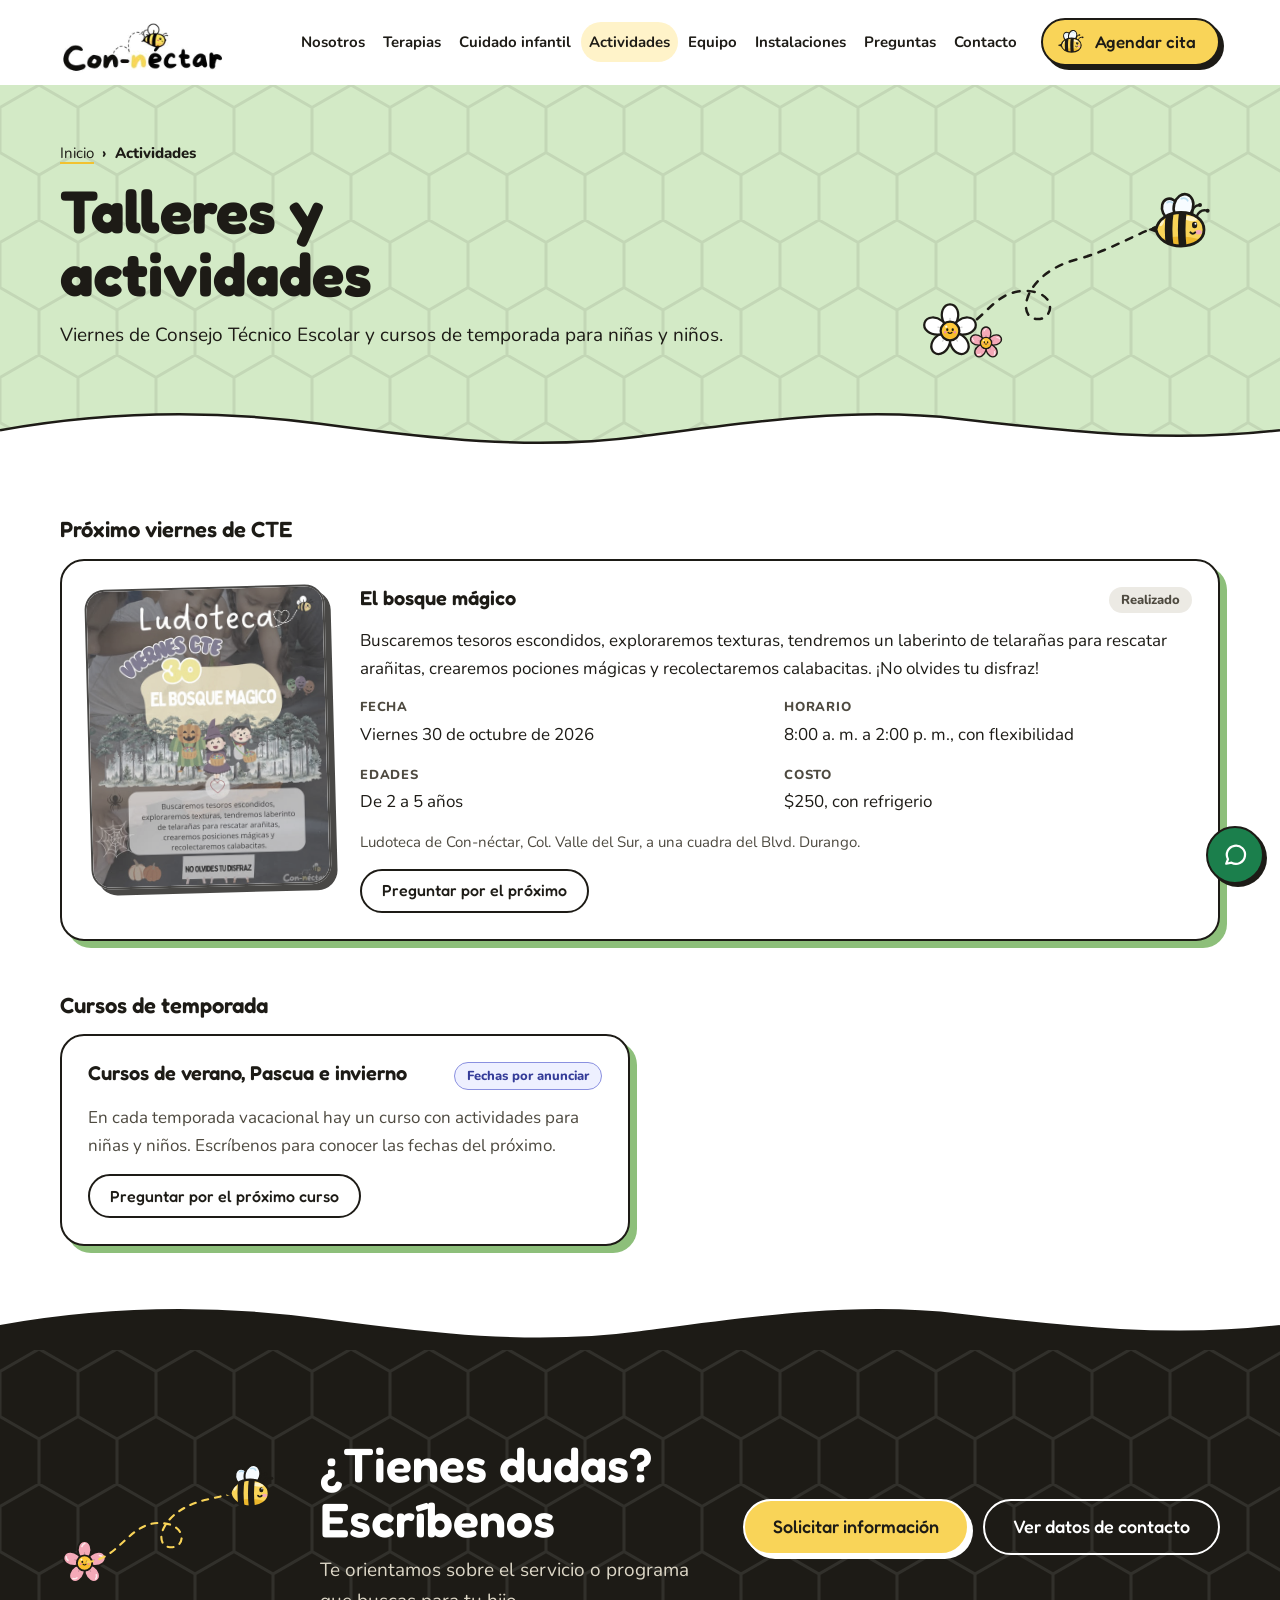
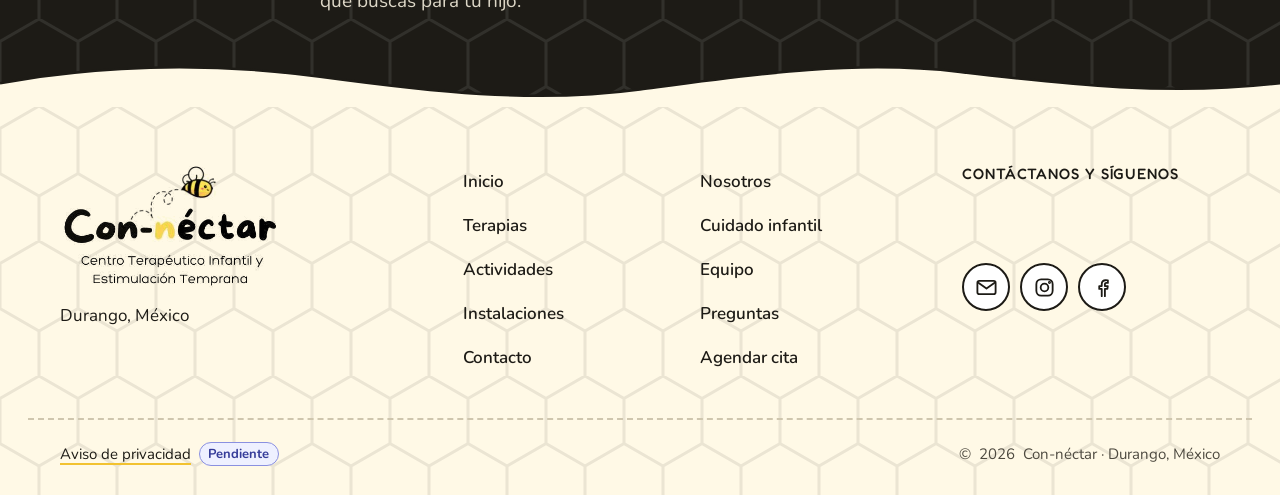
<file: talleres-y-actividades.html>
<!doctype html>
<html lang="es-MX" class="no-js">
<head>
  <meta charset="utf-8">
  <meta name="viewport" content="width=device-width, initial-scale=1, viewport-fit=cover">
  <title>Talleres y actividades | Con-néctar Durango</title>
  <meta name="description" content="Viernes de Consejo Técnico Escolar, talleres y cursos para niñas y niños en Con-néctar, Durango.">
  <!-- PENDIENTE: cuando exista dominio, agrega la URL canónica:
  <link rel="canonical" href="https://www.tu-dominio.mx/talleres-y-actividades.html"> -->
  <meta property="og:type" content="website">
  <meta property="og:locale" content="es_MX">
  <meta property="og:site_name" content="Con-néctar">
  <meta property="og:title" content="Talleres y actividades | Con-néctar Durango">
  <meta property="og:description" content="Viernes de Consejo Técnico Escolar, talleres y cursos para niñas y niños en Con-néctar, Durango.">
  <meta name="theme-color" content="#F9D458">
  <link rel="icon" href="img/favicon.png" type="image/png">
  <link rel="preconnect" href="https://fonts.googleapis.com">
  <link rel="preconnect" href="https://fonts.gstatic.com" crossorigin>
  <link rel="stylesheet" href="https://fonts.googleapis.com/css2?family=Fredoka:wght@400;500;600;700&amp;family=Nunito:ital,wght@0,400;0,600;0,700;0,800;1,400&amp;display=swap">
  <link rel="stylesheet" href="styles.css">
  <script>document.documentElement.classList.replace('no-js', 'js');</script>
  <script src="script.js" defer></script>
</head>
<body>
  <!-- Íconos reutilizables -->
  <svg class="sprite" aria-hidden="true" focusable="false">
    <defs>
      <!-- Silueta de la abeja: recorta sus rayas y brillos -->
      <clipPath id="abeja-silueta" clipPathUnits="userSpaceOnUse"><path d="M10 36.5C12 26.2 22.2 19.5 35 19.5c13.2 0 23 7.2 23 17.2S48.2 53 35 53C22.2 53 12 46.6 10 36.5Z"/></clipPath>
    </defs>
    <symbol id="i-abeja" viewBox="0 0 72 60">
      <g><ellipse cx="25" cy="16.5" rx="8.6" ry="11.2" transform="rotate(-24 25 16.5)" fill="#F3FAFF" stroke="#1D1B16" stroke-width="2.6"/><path d="M21.2 9.6c1.8-1.3 4-1.2 5.4.3" fill="none" stroke="#BFE0F2" stroke-width="1.8" stroke-linecap="round"/></g>
      <g><ellipse cx="37.5" cy="13.5" rx="9.6" ry="12.6" transform="rotate(16 37.5 13.5)" fill="#F7FCFF" stroke="#1D1B16" stroke-width="2.6"/><path d="M35.4 5.6c2.4-1 5.1-.2 6.3 2.1" fill="none" stroke="#BFE0F2" stroke-width="1.8" stroke-linecap="round"/></g>
      <path d="M11.8 33.6 3.6 36.6l8.2 2.8Z" fill="#1D1B16" stroke="#1D1B16" stroke-width="1.6" stroke-linejoin="round"/>
      <path d="M10 36.5C12 26.2 22.2 19.5 35 19.5c13.2 0 23 7.2 23 17.2S48.2 53 35 53C22.2 53 12 46.6 10 36.5Z" fill="#F9D458"/>
      <g clip-path="url(#abeja-silueta)"><ellipse cx="34" cy="53" rx="27" ry="9.5" fill="#EDB82C"/><ellipse cx="44.5" cy="25.6" rx="7" ry="2.4" transform="rotate(8 44.5 25.6)" fill="#FFF3C4"/><ellipse cx="15.8" cy="30" rx="1.6" ry="3.4" transform="rotate(28 15.8 30)" fill="#FFF3C4"/><path d="M20.6 16q-3.6 20.5 0 41h7.6q-3.6-20.5 0-41Z" fill="#1D1B16"/><path d="M33.4 16q-3 20.5 0 41H41q-3-20.5 0-41Z" fill="#1D1B16"/></g>
      <path d="M10 36.5C12 26.2 22.2 19.5 35 19.5c13.2 0 23 7.2 23 17.2S48.2 53 35 53C22.2 53 12 46.6 10 36.5Z" fill="none" stroke="#1D1B16" stroke-width="2.8" stroke-linejoin="round"/>
      <g fill="none" stroke="#1D1B16" stroke-width="2.3" stroke-linecap="round"><path d="M46.2 21.6c-.1-5.4 2.6-9.3 7-9.6"/><path d="M50.6 23.4c2.1-4.6 6-6.9 10.2-5.9"/><circle cx="54" cy="11.9" r="2" fill="#1D1B16" stroke="none"/><circle cx="61.6" cy="17.7" r="2" fill="#1D1B16" stroke="none"/></g>
      <g><ellipse cx="48.6" cy="32" rx="2.6" ry="3.2" fill="#1D1B16"/><circle cx="49.5" cy="30.8" r="1" fill="#FFFFFF"/></g>
      <ellipse cx="52.6" cy="39.2" rx="3.4" ry="2.2" fill="#F4A9B8"/>
      <path d="M44.4 39.4q2.4 2.7 4.8 0" fill="none" stroke="#1D1B16" stroke-width="2" stroke-linecap="round"/>
    </symbol>
    <symbol id="i-flor" viewBox="0 0 64 64">
      <g transform="rotate(0 32 32)"><path d="M32 30.5C24.5 26 21.6 15.8 24.2 9.4 26 5 29 3.5 32 3.5s6 1.5 7.8 5.9c2.6 6.4-.3 16.6-7.8 21.1Z" style="fill: var(--petalo, #FFFFFF)" stroke="#1D1B16" stroke-width="2.4" stroke-linejoin="round"/><path d="M28.6 10.5c.9-2.4 2.4-3.6 3.8-3.8" fill="none" stroke="#FFFFFF" stroke-width="2" stroke-linecap="round" opacity=".75"/><path d="M32 27.5v-9" fill="none" stroke="#1D1B16" stroke-width="1.4" stroke-linecap="round" opacity=".18"/></g>
      <g transform="rotate(72 32 32)"><path d="M32 30.5C24.5 26 21.6 15.8 24.2 9.4 26 5 29 3.5 32 3.5s6 1.5 7.8 5.9c2.6 6.4-.3 16.6-7.8 21.1Z" style="fill: var(--petalo, #FFFFFF)" stroke="#1D1B16" stroke-width="2.4" stroke-linejoin="round"/><path d="M28.6 10.5c.9-2.4 2.4-3.6 3.8-3.8" fill="none" stroke="#FFFFFF" stroke-width="2" stroke-linecap="round" opacity=".75"/><path d="M32 27.5v-9" fill="none" stroke="#1D1B16" stroke-width="1.4" stroke-linecap="round" opacity=".18"/></g>
      <g transform="rotate(144 32 32)"><path d="M32 30.5C24.5 26 21.6 15.8 24.2 9.4 26 5 29 3.5 32 3.5s6 1.5 7.8 5.9c2.6 6.4-.3 16.6-7.8 21.1Z" style="fill: var(--petalo, #FFFFFF)" stroke="#1D1B16" stroke-width="2.4" stroke-linejoin="round"/><path d="M28.6 10.5c.9-2.4 2.4-3.6 3.8-3.8" fill="none" stroke="#FFFFFF" stroke-width="2" stroke-linecap="round" opacity=".75"/><path d="M32 27.5v-9" fill="none" stroke="#1D1B16" stroke-width="1.4" stroke-linecap="round" opacity=".18"/></g>
      <g transform="rotate(216 32 32)"><path d="M32 30.5C24.5 26 21.6 15.8 24.2 9.4 26 5 29 3.5 32 3.5s6 1.5 7.8 5.9c2.6 6.4-.3 16.6-7.8 21.1Z" style="fill: var(--petalo, #FFFFFF)" stroke="#1D1B16" stroke-width="2.4" stroke-linejoin="round"/><path d="M28.6 10.5c.9-2.4 2.4-3.6 3.8-3.8" fill="none" stroke="#FFFFFF" stroke-width="2" stroke-linecap="round" opacity=".75"/><path d="M32 27.5v-9" fill="none" stroke="#1D1B16" stroke-width="1.4" stroke-linecap="round" opacity=".18"/></g>
      <g transform="rotate(288 32 32)"><path d="M32 30.5C24.5 26 21.6 15.8 24.2 9.4 26 5 29 3.5 32 3.5s6 1.5 7.8 5.9c2.6 6.4-.3 16.6-7.8 21.1Z" style="fill: var(--petalo, #FFFFFF)" stroke="#1D1B16" stroke-width="2.4" stroke-linejoin="round"/><path d="M28.6 10.5c.9-2.4 2.4-3.6 3.8-3.8" fill="none" stroke="#FFFFFF" stroke-width="2" stroke-linecap="round" opacity=".75"/><path d="M32 27.5v-9" fill="none" stroke="#1D1B16" stroke-width="1.4" stroke-linecap="round" opacity=".18"/></g>
      <circle cx="32" cy="32" r="10" fill="#FFC93C" stroke="#1D1B16" stroke-width="2.4"/>
      <ellipse cx="32" cy="35.6" rx="7.4" ry="4.2" fill="#F2B51E" opacity=".55"/>
      <ellipse cx="29.1" cy="30.6" rx="1.2" ry="1.5" fill="#1D1B16"/><ellipse cx="34.9" cy="30.6" rx="1.2" ry="1.5" fill="#1D1B16"/>
      <circle cx="26.9" cy="33.4" r="1.3" fill="#F28CA0"/><circle cx="37.1" cy="33.4" r="1.3" fill="#F28CA0"/>
      <path d="M30 33.6q2 2 4 0" fill="none" stroke="#1D1B16" stroke-width="1.4" stroke-linecap="round"/>
      <circle cx="28" cy="27.4" r="1.2" fill="#FFFFFF" opacity=".9"/>
    </symbol>
    <symbol id="i-brote" viewBox="0 0 24 24"><path d="M12 21v-9"/><path d="M12 12c0-4.2 2.9-6.6 7.5-6.6 0 4.3-3 6.6-7.5 6.6Z"/><path d="M12 14.5c0-3.4-2.4-5.6-6.3-5.6 0 3.5 2.5 5.6 6.3 5.6Z"/></symbol>
    <symbol id="i-casa" viewBox="0 0 24 24"><path d="M3.5 11 12 4.5l8.5 6.5"/><path d="M6 9.5V20h12V9.5"/><path d="M10 20v-4.5h4V20"/></symbol>
    <symbol id="i-calendario" viewBox="0 0 24 24"><rect x="3.5" y="5" width="17" height="15.5" rx="3"/><path d="M3.5 10h17M8.5 3v4M15.5 3v4"/></symbol>
    <symbol id="i-personas" viewBox="0 0 24 24"><circle cx="9" cy="8" r="3"/><circle cx="16.5" cy="9.5" r="2.5"/><path d="M3.5 19c.6-3.4 2.8-5.3 5.5-5.3s4.9 1.9 5.5 5.3"/><path d="M14.5 14.2c.6-.3 1.3-.5 2-.5 2.3 0 3.9 1.6 4.3 4.3"/></symbol>
    <symbol id="i-corazon" viewBox="0 0 24 24"><path d="M12 19.5s-7.5-4.4-7.5-9.6A4.1 4.1 0 0 1 12 7.6a4.1 4.1 0 0 1 7.5 2.3c0 5.2-7.5 9.6-7.5 9.6Z"/></symbol>
    <symbol id="i-movimiento" viewBox="0 0 24 24"><circle cx="12" cy="4.8" r="2"/><path d="M5 8.6 12 10l7-1.4M12 10v4.6M12 14.6 8.5 20.5M12 14.6l3.5 5.9"/></symbol>
    <symbol id="i-pregunta" viewBox="0 0 24 24"><circle cx="12" cy="12" r="8.5"/><path d="M9.6 9.5a2.5 2.5 0 1 1 3.6 2.3c-.8.4-1.2 1-1.2 1.8v.4"/><circle cx="12" cy="16.8" r=".5"/></symbol>
    <symbol id="i-flecha" viewBox="0 0 24 24"><path d="M5 12h14M13 6l6 6-6 6"/></symbol>
    <symbol id="i-mensaje" viewBox="0 0 24 24"><path d="M4.5 19.5 6 15.6A7.8 7.8 0 1 1 9 18.6l-4.5.9Z"/></symbol>
    <symbol id="i-telefono" viewBox="0 0 24 24"><path d="M5.5 3.8h3l1.6 4.1-2.1 1.5a11.5 11.5 0 0 0 6.6 6.6l1.5-2.1 4.1 1.6v3a2 2 0 0 1-2.1 2A15.6 15.6 0 0 1 3.5 5.9a2 2 0 0 1 2-2.1Z"/></symbol>
    <symbol id="i-reloj" viewBox="0 0 24 24"><circle cx="12" cy="12" r="8.5"/><path d="M12 7.5V12l3 2"/></symbol>
    <symbol id="i-ubicacion" viewBox="0 0 24 24"><path d="M12 21s-6.5-5.6-6.5-11a6.5 6.5 0 0 1 13 0c0 5.4-6.5 11-6.5 11Z"/><circle cx="12" cy="10" r="2.4"/></symbol>
    <symbol id="i-instagram" viewBox="0 0 24 24"><rect x="3.5" y="3.5" width="17" height="17" rx="5"/><circle cx="12" cy="12" r="4"/><circle cx="17.2" cy="6.8" r=".6"/></symbol>
    <symbol id="i-facebook" viewBox="0 0 24 24"><path d="M14.5 21v-7.5h2.6l.4-3h-3V8.7c0-.9.3-1.5 1.5-1.5h1.6V4.5a20 20 0 0 0-2.4-.1c-2.4 0-4 1.4-4 4.1v2h-2.6v3h2.6V21"/></symbol>
    <symbol id="i-ampliar" viewBox="0 0 24 24"><path d="M4 9V4h5M20 9V4h-5M4 15v5h5M20 15v5h-5"/></symbol>
    <symbol id="i-cerrar" viewBox="0 0 24 24"><path d="M6 6l12 12M18 6 6 18"/></symbol>
    <symbol id="i-anterior" viewBox="0 0 24 24"><path d="M15 5l-7 7 7 7"/></symbol>
    <symbol id="i-siguiente" viewBox="0 0 24 24"><path d="M9 5l7 7-7 7"/></symbol>
    <symbol id="i-mas" viewBox="0 0 24 24"><path d="M12 5v14M5 12h14"/></symbol>
  </svg>

  <a class="saltar" href="#contenido">Saltar al contenido</a>

<!-- ENCABEZADO: es igual en todas las páginas. Si cambias el menú, cámbialo en cada archivo. -->
  <header class="encabezado" data-encabezado>
    <div class="contenedor encabezado__barra">
      <a class="logo" href="index.html" data-logo>
        <img src="img/logo/con-nectar-nombre.png" alt="Con-néctar, ir al inicio" width="418" height="162">
        <!-- Estela y abejita del logotipo: la abejita recorre su estela al abrir la página,
             cada 15 segundos y al dar clic (ver script.js, sección "Logotipo") -->
        <svg class="logo__vuelo" viewBox="0 0 418 162" aria-hidden="true" focusable="false">
          <defs>
            <mask id="logo-mascara" maskUnits="userSpaceOnUse" x="0" y="0" width="418" height="162">
              <path d="M134.5 109C139 98 147 92 155 91.5C163 91 171 96 174 106C172.5 96 172 84 173.5 76C175 66 181 59 188 57.5C194 55.5 202 55 207 58C213 62 214 72 209 77.5C204 82 197 78 197 71C197 64 201 58 207 56C212 54 218 52 224 51.8L230 52" pathLength="1" fill="none" stroke="#FFFFFF" stroke-width="11" stroke-linecap="round" stroke-linejoin="round" stroke-dasharray="1 2">
                <animate data-logo-estela attributeName="stroke-dashoffset" values="1.05;0" dur="2.6s" begin="indefinite" fill="freeze" calcMode="spline" keyTimes="0;1" keySplines="0.45 0 0.35 1"/>
              </path>
            </mask>
          </defs>
          <image class="logo__estela" href="img/logo/con-nectar-estela.png" width="418" height="162" mask="url(#logo-mascara)"/>
          <g>
            <animateMotion data-logo-abeja dur="2.6s" begin="indefinite" fill="freeze" calcMode="spline" keyPoints="0;1" keyTimes="0;1" keySplines="0.45 0 0.35 1" path="M-95.5 57C-91 46 -83 40 -75 39.5C-67 39 -59 44 -56 54C-57.5 44 -58 32 -56.5 24C-55 14 -49 7 -42 5.5C-36 3.5 -28 3 -23 6C-17 10 -16 20 -21 25.5C-26 30 -33 26 -33 19C-33 12 -29 6 -23 4C-18 2 -12 0 -6 -0.2L0 0"/>
            <image class="logo__abeja" href="img/logo/con-nectar-abeja-logo.png" x="226" y="0" width="74" height="75"/>
          </g>
        </svg>
      </a>

      <nav class="nav" aria-label="Principal" data-nav>
        <button class="nav__boton" type="button" aria-expanded="false" aria-controls="menu-principal" data-nav-boton>
          <span class="nav__icono" aria-hidden="true"><span></span></span>
          <span>Menú</span>
        </button>
        <ul class="nav__lista" id="menu-principal">
          <li><a href="nosotros.html">Nosotros</a></li>
          <li><a href="servicios.html">Terapias</a></li>
          <li><a href="cuidado-y-aprendizaje.html">Cuidado infantil</a></li>
          <li><a href="talleres-y-actividades.html" aria-current="page"><span class="nav__pastilla" aria-hidden="true"></span>Actividades</a></li>
          <li><a href="equipo.html">Equipo</a></li>
          <li><a href="instalaciones.html">Instalaciones</a></li>
          <li><a href="preguntas-frecuentes.html">Preguntas</a></li>
          <li><a href="contacto.html">Contacto</a></li>
          <li class="nav__cta"><a class="boton boton--primario" href="agendar-cita.html">Agendar cita</a></li>
        </ul>
      </nav>

      <a class="boton boton--primario encabezado__cta" href="agendar-cita.html"><svg class="boton__abeja" aria-hidden="true" focusable="false"><use href="#i-abeja"/></svg>Agendar cita</a>
    </div>
  </header>

  <main id="contenido">
    <div class="cabecera cabecera--hoja">
      <div class="contenedor">
        <div class="cabecera__grid">
          <div class="cabecera__texto">
            <nav class="migas" aria-label="Ruta de navegación">
              <ol>
                <li><a href="index.html">Inicio</a></li>
                <li><span aria-current="page">Actividades</span></li>
              </ol>
            </nav>
            <h1>Talleres y actividades</h1>
            <p class="cabecera__intro">Viernes de Consejo Técnico Escolar y cursos de temporada para niñas y niños.</p>
          </div>
          <svg class="cabecera__decoracion" viewBox="0 0 300 170" aria-hidden="true" focusable="false">
            <defs>
              <mask id="mascara-cabecera" maskUnits="userSpaceOnUse" x="-10" y="-10" width="320" height="190">
                <path class="cabecera__revelado" d="M30 138C64 136 70 96 108 98c30 2 26 30 8 28-20-2-12-46 42-60 30-8 52-22 78-32" pathLength="1" fill="none" stroke="#FFFFFF" stroke-width="14" stroke-dasharray="1 1"/>
              </mask>
            </defs>
            <path class="estela" d="M30 138C64 136 70 96 108 98c30 2 26 30 8 28-20-2-12-46 42-60 30-8 52-22 78-32" mask="url(#mascara-cabecera)"/>
            <g class="flor flor--mece" style="--petalo: #FFFFFF"><use href="#i-flor" x="0" y="108" width="60" height="60"/></g>
            <g class="flor flor--mece flor--lenta" style="--petalo: #F4A9B8"><use href="#i-flor" x="48" y="132" width="36" height="36"/></g>
            <g class="cabecera__abeja">
              <svg class="abeja-viva" x="226" y="0" width="72" height="60" viewBox="0 0 72 60" overflow="visible" data-abeja-juguetona>
                <g class="abeja__flotar"><g class="abeja__pirueta">
                  <circle class="abeja__zona" cx="36" cy="32" r="30" fill="#FFFFFF" fill-opacity="0"/>
                  <g class="abeja__ala abeja__ala--atras"><ellipse cx="25" cy="16.5" rx="8.6" ry="11.2" transform="rotate(-24 25 16.5)" fill="#F3FAFF" stroke="#1D1B16" stroke-width="2.6"/><path d="M21.2 9.6c1.8-1.3 4-1.2 5.4.3" fill="none" stroke="#BFE0F2" stroke-width="1.8" stroke-linecap="round"/></g>
                  <g class="abeja__ala abeja__ala--frente"><ellipse cx="37.5" cy="13.5" rx="9.6" ry="12.6" transform="rotate(16 37.5 13.5)" fill="#F7FCFF" stroke="#1D1B16" stroke-width="2.6"/><path d="M35.4 5.6c2.4-1 5.1-.2 6.3 2.1" fill="none" stroke="#BFE0F2" stroke-width="1.8" stroke-linecap="round"/></g>
                  <path d="M11.8 33.6 3.6 36.6l8.2 2.8Z" fill="#1D1B16" stroke="#1D1B16" stroke-width="1.6" stroke-linejoin="round"/>
                  <path d="M10 36.5C12 26.2 22.2 19.5 35 19.5c13.2 0 23 7.2 23 17.2S48.2 53 35 53C22.2 53 12 46.6 10 36.5Z" fill="#F9D458"/>
                  <g clip-path="url(#abeja-silueta)"><ellipse cx="34" cy="53" rx="27" ry="9.5" fill="#EDB82C"/><ellipse cx="44.5" cy="25.6" rx="7" ry="2.4" transform="rotate(8 44.5 25.6)" fill="#FFF3C4"/><ellipse cx="15.8" cy="30" rx="1.6" ry="3.4" transform="rotate(28 15.8 30)" fill="#FFF3C4"/><path d="M20.6 16q-3.6 20.5 0 41h7.6q-3.6-20.5 0-41Z" fill="#1D1B16"/><path d="M33.4 16q-3 20.5 0 41H41q-3-20.5 0-41Z" fill="#1D1B16"/></g>
                  <path d="M10 36.5C12 26.2 22.2 19.5 35 19.5c13.2 0 23 7.2 23 17.2S48.2 53 35 53C22.2 53 12 46.6 10 36.5Z" fill="none" stroke="#1D1B16" stroke-width="2.8" stroke-linejoin="round"/>
                  <g class="abeja__antenas" fill="none" stroke="#1D1B16" stroke-width="2.3" stroke-linecap="round"><path d="M46.2 21.6c-.1-5.4 2.6-9.3 7-9.6"/><path d="M50.6 23.4c2.1-4.6 6-6.9 10.2-5.9"/><circle cx="54" cy="11.9" r="2" fill="#1D1B16" stroke="none"/><circle cx="61.6" cy="17.7" r="2" fill="#1D1B16" stroke="none"/></g>
                  <g class="abeja__ojo"><ellipse cx="48.6" cy="32" rx="2.6" ry="3.2" fill="#1D1B16"/><circle cx="49.5" cy="30.8" r="1" fill="#FFFFFF"/></g>
                  <ellipse class="abeja__mejilla" cx="52.6" cy="39.2" rx="3.4" ry="2.2" fill="#F4A9B8"/>
                  <path class="abeja__sonrisa" d="M44.4 39.4q2.4 2.7 4.8 0" fill="none" stroke="#1D1B16" stroke-width="2" stroke-linecap="round"/>
                </g></g>
              </svg>
            </g>
          </svg>
        </div>
      </div>
      <svg class="ola ola--abajo" viewBox="0 0 1440 64" preserveAspectRatio="none" aria-hidden="true" focusable="false">
        <path class="ola__relleno" d="M0 34C120 10 240 8 360 26s240 34 360 16 240-38 360-22 240 30 360 14V64H0Z"/>
        <path class="ola__linea" d="M0 34C120 10 240 8 360 26s240 34 360 16 240-38 360-22 240 30 360 14"/>
      </svg>
    </div>

    <section class="seccion seccion--blanca" aria-label="Actividades">
      <div class="contenedor">
        <h2 class="subtitulo">Próximo viernes de CTE</h2>
        <!-- CONVOCATORIA CON FECHA: data-fecha (AAAA-MM-DD) hace que la tarjeta se marque
             como "Realizado" al día siguiente, con la hora del centro de México.
             Para anunciar el siguiente viernes de CTE, cambia la imagen, los textos y data-fecha. -->
        <div class="actividades" data-lista-actividades>
          <article class="actividad actividad--con-foto" data-fecha="2026-10-30">
            <img class="actividad__foto" src="img/centro/cte-bosque-magico.jpg" alt="Cartel de la ludoteca para el viernes de CTE 30, El bosque mágico, con la lista de actividades y la nota «No olvides tu disfraz»" width="512" height="640" loading="lazy" decoding="async">
            <div class="actividad__cuerpo">
              <div class="actividad__cabeza">
                <h3>El bosque mágico</h3>
                <span class="estado estado--disponible">Próximo</span>
              </div>
              <p>Buscaremos tesoros escondidos, exploraremos texturas, tendremos un laberinto de telarañas para rescatar arañitas, crearemos pociones mágicas y recolectaremos calabacitas. ¡No olvides tu disfraz!</p>
              <dl class="datos datos--actividad datos--evento">
                <div><dt>Fecha</dt><dd>Viernes 30 de octubre de 2026</dd></div>
                <div><dt>Horario</dt><dd>8:00 a. m. a 2:00 p. m., con flexibilidad</dd></div>
                <div><dt>Edades</dt><dd>De 2 a 5 años</dd></div>
                <div><dt>Costo</dt><dd>$250, con refrigerio</dd></div>
              </dl>
              <p class="actividad__lugar">Ludoteca de Con-néctar, Col. Valle del Sur, a una cuadra del Blvd. Durango.</p>
              <a class="boton boton--primario" href="contacto.html" data-whatsapp="Hola, me gustaría apartar un lugar para el viernes de CTE «El bosque mágico» del 30 de octubre.">Apartar un lugar</a>
            </div>
          </article>
        </div>
        <div class="estado-vacio" data-estado-vacio hidden>
          <p>Por ahora no hay un viernes de CTE publicado.</p>
        </div>

        <h2 class="subtitulo">Cursos de temporada</h2>
        <!-- TARJETAS DE TALLER O CURSO
             Estados disponibles: estado--disponible ("Cupo disponible"), estado--lleno ("Cupo lleno"),
             estado--pendiente ("Fechas por anunciar").
             Si se borran todas las tarjetas, la página muestra el aviso "Por ahora no hay talleres publicados". -->
        <div class="actividades" data-lista-actividades>
          <article class="actividad">
            <div class="actividad__cabeza">
              <h3>Cursos de verano, Pascua e invierno</h3>
              <span class="estado estado--pendiente">Fechas por anunciar</span>
            </div>
            <p>En cada temporada vacacional hay un curso con actividades para niñas y niños. Escríbenos para conocer las fechas del próximo.</p>
            <a class="boton boton--contorno" href="contacto.html" data-whatsapp="Hola, me gustaría saber cuándo es el próximo curso de temporada.">Preguntar por el próximo curso</a>
          </article>
        </div>
        <div class="estado-vacio" data-estado-vacio hidden>
          <svg class="estado-vacio__abeja" viewBox="0 0 120 80" aria-hidden="true" focusable="false">
            <path class="estela" d="M4 72c26 0 22-34 48-30"/>
            <svg class="abeja-viva" x="50" y="12" width="66" height="55" viewBox="0 0 72 60" overflow="visible" data-abeja-juguetona>
              <g class="abeja__flotar"><g class="abeja__pirueta">
                <circle class="abeja__zona" cx="36" cy="32" r="30" fill="#FFFFFF" fill-opacity="0"/>
                <g class="abeja__ala abeja__ala--atras"><ellipse cx="25" cy="16.5" rx="8.6" ry="11.2" transform="rotate(-24 25 16.5)" fill="#F3FAFF" stroke="#1D1B16" stroke-width="2.6"/><path d="M21.2 9.6c1.8-1.3 4-1.2 5.4.3" fill="none" stroke="#BFE0F2" stroke-width="1.8" stroke-linecap="round"/></g>
                <g class="abeja__ala abeja__ala--frente"><ellipse cx="37.5" cy="13.5" rx="9.6" ry="12.6" transform="rotate(16 37.5 13.5)" fill="#F7FCFF" stroke="#1D1B16" stroke-width="2.6"/><path d="M35.4 5.6c2.4-1 5.1-.2 6.3 2.1" fill="none" stroke="#BFE0F2" stroke-width="1.8" stroke-linecap="round"/></g>
                <path d="M11.8 33.6 3.6 36.6l8.2 2.8Z" fill="#1D1B16" stroke="#1D1B16" stroke-width="1.6" stroke-linejoin="round"/>
                <path d="M10 36.5C12 26.2 22.2 19.5 35 19.5c13.2 0 23 7.2 23 17.2S48.2 53 35 53C22.2 53 12 46.6 10 36.5Z" fill="#F9D458"/>
                <g clip-path="url(#abeja-silueta)"><ellipse cx="34" cy="53" rx="27" ry="9.5" fill="#EDB82C"/><ellipse cx="44.5" cy="25.6" rx="7" ry="2.4" transform="rotate(8 44.5 25.6)" fill="#FFF3C4"/><ellipse cx="15.8" cy="30" rx="1.6" ry="3.4" transform="rotate(28 15.8 30)" fill="#FFF3C4"/><path d="M20.6 16q-3.6 20.5 0 41h7.6q-3.6-20.5 0-41Z" fill="#1D1B16"/><path d="M33.4 16q-3 20.5 0 41H41q-3-20.5 0-41Z" fill="#1D1B16"/></g>
                <path d="M10 36.5C12 26.2 22.2 19.5 35 19.5c13.2 0 23 7.2 23 17.2S48.2 53 35 53C22.2 53 12 46.6 10 36.5Z" fill="none" stroke="#1D1B16" stroke-width="2.8" stroke-linejoin="round"/>
                <g class="abeja__antenas" fill="none" stroke="#1D1B16" stroke-width="2.3" stroke-linecap="round"><path d="M46.2 21.6c-.1-5.4 2.6-9.3 7-9.6"/><path d="M50.6 23.4c2.1-4.6 6-6.9 10.2-5.9"/><circle cx="54" cy="11.9" r="2" fill="#1D1B16" stroke="none"/><circle cx="61.6" cy="17.7" r="2" fill="#1D1B16" stroke="none"/></g>
                <g class="abeja__ojo"><ellipse cx="48.6" cy="32" rx="2.6" ry="3.2" fill="#1D1B16"/><circle cx="49.5" cy="30.8" r="1" fill="#FFFFFF"/></g>
                <ellipse class="abeja__mejilla" cx="52.6" cy="39.2" rx="3.4" ry="2.2" fill="#F4A9B8"/>
                <path class="abeja__sonrisa" d="M44.4 39.4q2.4 2.7 4.8 0" fill="none" stroke="#1D1B16" stroke-width="2" stroke-linecap="round"/>
              </g></g>
            </svg>
          </svg>
          <div>
            <p class="estado-vacio__titulo">Por ahora no hay talleres publicados</p>
            <p>Escríbenos para preguntar por las próximas actividades.</p>
          </div>
          <a class="boton boton--contorno" href="contacto.html" data-whatsapp="Hola, me gustaría saber cuáles son las próximas actividades y talleres.">Consultar próximas actividades</a>
        </div>
      </div>
    </section>
  </main>

  <!-- Banda de contacto: se repite al final de cada página -->
  <section class="banda" aria-labelledby="banda-titulo">
    <svg class="ola" viewBox="0 0 1440 64" preserveAspectRatio="none" aria-hidden="true" focusable="false">
        <path class="ola__relleno" d="M0 34C120 10 240 8 360 26s240 34 360 16 240-38 360-22 240 30 360 14V64H0Z"/>
        <path class="ola__linea" d="M0 34C120 10 240 8 360 26s240 34 360 16 240-38 360-22 240 30 360 14"/>
      </svg>
    <div class="contenedor banda__grid">
      <svg class="banda__decoracion" viewBox="0 0 260 150" aria-hidden="true" focusable="false">
        <g class="flor flor--mece" style="--petalo: #F4A9B8"><use href="#i-flor" x="0" y="88" width="58" height="58"/></g>
        <path class="estela estela--clara" d="M32 116c40-4 50-50 90-46 30 3 26 32 6 28-18-4-8-44 46-56 26-6 44-10 58-18"/>
        <svg class="abeja-viva" x="192" y="0" width="68" height="57" viewBox="0 0 72 60" overflow="visible" data-abeja-juguetona>
          <g class="abeja__flotar"><g class="abeja__pirueta">
            <circle class="abeja__zona" cx="36" cy="32" r="30" fill="#FFFFFF" fill-opacity="0"/>
            <g class="abeja__ala abeja__ala--atras"><ellipse cx="25" cy="16.5" rx="8.6" ry="11.2" transform="rotate(-24 25 16.5)" fill="#F3FAFF" stroke="#1D1B16" stroke-width="2.6"/><path d="M21.2 9.6c1.8-1.3 4-1.2 5.4.3" fill="none" stroke="#BFE0F2" stroke-width="1.8" stroke-linecap="round"/></g>
            <g class="abeja__ala abeja__ala--frente"><ellipse cx="37.5" cy="13.5" rx="9.6" ry="12.6" transform="rotate(16 37.5 13.5)" fill="#F7FCFF" stroke="#1D1B16" stroke-width="2.6"/><path d="M35.4 5.6c2.4-1 5.1-.2 6.3 2.1" fill="none" stroke="#BFE0F2" stroke-width="1.8" stroke-linecap="round"/></g>
            <path d="M11.8 33.6 3.6 36.6l8.2 2.8Z" fill="#1D1B16" stroke="#1D1B16" stroke-width="1.6" stroke-linejoin="round"/>
            <path d="M10 36.5C12 26.2 22.2 19.5 35 19.5c13.2 0 23 7.2 23 17.2S48.2 53 35 53C22.2 53 12 46.6 10 36.5Z" fill="#F9D458"/>
            <g clip-path="url(#abeja-silueta)"><ellipse cx="34" cy="53" rx="27" ry="9.5" fill="#EDB82C"/><ellipse cx="44.5" cy="25.6" rx="7" ry="2.4" transform="rotate(8 44.5 25.6)" fill="#FFF3C4"/><ellipse cx="15.8" cy="30" rx="1.6" ry="3.4" transform="rotate(28 15.8 30)" fill="#FFF3C4"/><path d="M20.6 16q-3.6 20.5 0 41h7.6q-3.6-20.5 0-41Z" fill="#1D1B16"/><path d="M33.4 16q-3 20.5 0 41H41q-3-20.5 0-41Z" fill="#1D1B16"/></g>
            <path d="M10 36.5C12 26.2 22.2 19.5 35 19.5c13.2 0 23 7.2 23 17.2S48.2 53 35 53C22.2 53 12 46.6 10 36.5Z" fill="none" stroke="#1D1B16" stroke-width="2.8" stroke-linejoin="round"/>
            <g class="abeja__antenas" fill="none" stroke="#1D1B16" stroke-width="2.3" stroke-linecap="round"><path d="M46.2 21.6c-.1-5.4 2.6-9.3 7-9.6"/><path d="M50.6 23.4c2.1-4.6 6-6.9 10.2-5.9"/><circle cx="54" cy="11.9" r="2" fill="#1D1B16" stroke="none"/><circle cx="61.6" cy="17.7" r="2" fill="#1D1B16" stroke="none"/></g>
            <g class="abeja__ojo"><ellipse cx="48.6" cy="32" rx="2.6" ry="3.2" fill="#1D1B16"/><circle cx="49.5" cy="30.8" r="1" fill="#FFFFFF"/></g>
            <ellipse class="abeja__mejilla" cx="52.6" cy="39.2" rx="3.4" ry="2.2" fill="#F4A9B8"/>
            <path class="abeja__sonrisa" d="M44.4 39.4q2.4 2.7 4.8 0" fill="none" stroke="#1D1B16" stroke-width="2" stroke-linecap="round"/>
          </g></g>
        </svg>
      </svg>
      <div class="banda__texto">
        <h2 id="banda-titulo">¿Tienes dudas? Escríbenos</h2>
        <p>Te orientamos sobre el servicio o programa que buscas para tu hijo.</p>
      </div>
      <div class="grupo-botones">
        <a class="boton boton--primario boton--grande" href="contacto.html" data-whatsapp>Solicitar información</a>
        <a class="boton boton--secundario boton--grande" href="contacto.html" data-mostrar-si="whatsapp" hidden>Ver datos de contacto</a>
      </div>
    </div>
  </section>

  <footer class="pie">
    <svg class="ola" viewBox="0 0 1440 64" preserveAspectRatio="none" aria-hidden="true" focusable="false">
        <path class="ola__relleno" d="M0 34C120 10 240 8 360 26s240 34 360 16 240-38 360-22 240 30 360 14V64H0Z"/>
        <path class="ola__linea" d="M0 34C120 10 240 8 360 26s240 34 360 16 240-38 360-22 240 30 360 14"/>
      </svg>
    <div class="contenedor pie__grid">
      <div class="pie__marca">
        <a href="index.html">
          <img src="img/logo/con-nectar-logo.png" alt="Con-néctar, Centro Terapéutico Infantil y Estimulación Temprana. Ir al inicio" width="418" height="243" loading="lazy" decoding="async">
        </a>
        <p>Durango, México</p>
      </div>

      <nav class="pie__nav" aria-label="Pie de página">
        <ul role="list">
          <li><a href="index.html">Inicio</a></li>
          <li><a href="nosotros.html">Nosotros</a></li>
          <li><a href="servicios.html">Terapias</a></li>
          <li><a href="cuidado-y-aprendizaje.html">Cuidado infantil</a></li>
          <li><a href="talleres-y-actividades.html">Actividades</a></li>
          <li><a href="equipo.html">Equipo</a></li>
          <li><a href="instalaciones.html">Instalaciones</a></li>
          <li><a href="preguntas-frecuentes.html">Preguntas</a></li>
          <li><a href="contacto.html">Contacto</a></li>
          <li><a href="agendar-cita.html">Agendar cita</a></li>
        </ul>
      </nav>

      <div class="pie__redes">
        <p class="pie__etiqueta">Contáctanos y síguenos</p>
        <a class="red red--icono" href="mailto:con.nectarcai@gmail.com" aria-label="Escribir por correo a Con-néctar"><svg class="icono" aria-hidden="true" viewBox="0 0 24 24"><rect x="2.5" y="5" width="19" height="14" rx="2"/><path d="m3.5 7 8.5 6 8.5-6"/></svg></a>
        <a class="red red--icono" aria-label="Abrir Instagram de Con-néctar" data-enlace="instagram" href="https://www.instagram.com/con.nectar.dgo/" target="_blank" rel="noopener">
          <svg class="icono" aria-hidden="true"><use href="#i-instagram"/></svg>
        </a>
        <a class="red red--icono" aria-label="Abrir Facebook de Con-néctar" data-enlace="facebook" href="https://www.facebook.com/profile.php?id=61568894422427" target="_blank" rel="noopener">
          <svg class="icono" aria-hidden="true"><use href="#i-facebook"/></svg>
        </a>
      </div>
    </div>

    <div class="contenedor pie__legal">
      <p><a href="aviso-de-privacidad.html">Aviso de privacidad</a> <span class="etiqueta-pendiente">Pendiente</span></p>
      <p>© <span data-anio>2026</span> Con-néctar · Durango, México</p>
    </div>
  </footer>
</body>
</html>
</file>
<file: styles.css>
/* ==========================================================================
   Con-néctar · Hoja de estilos
   Concepto: el logotipo manda. Negro de tinta, amarillo miel y blanco, letras
   redondeadas y la estela punteada de la abeja como hilo que conecta las
   páginas. Cada área tiene un tono de jardín para distinguirse: miel para
   terapias, rosa flor para cuidado infantil y verde hoja para actividades.

   Los colores salen del logotipo. Para ajustarlos, cambia solo este bloque.
   ========================================================================== */
:root {
  color-scheme: light;

  /* Base */
  --color-fondo: #FFFDF8;
  --color-superficie: #FFFFFF;
  --color-tinta: #1D1B16;
  --color-tinta-suave: #4E4A40;
  --color-borde: #EEE7D4;
  --color-borde-fuerte: #CFC6AE;
  --color-blanco: #FFFFFF;

  /* Marca (tomados del logotipo) */
  --color-miel: #F9D458;
  --color-miel-intensa: #F2C230;
  --color-miel-suave: #FFF3C9;
  --color-miel-palida: #FFF9E6;
  --color-miel-texto: #7A5A00;

  /* Tonos de jardín para distinguir las áreas */
  --color-rosa: #F4A9B8;
  --color-rosa-suave: #FDEDF0;
  --color-rosa-texto: #9A3550;
  --color-hoja: #8DBF7A;
  --color-hoja-suave: #EAF4E4;
  --color-hoja-texto: #3B6A2D;
  --color-rosa-medio: #FAD1DA;
  --color-hoja-medio: #D3EAC6;

  /* Patrón de panal para fondos de color */
  --patron-panal: url("data:image/svg+xml,%3Csvg xmlns='http://www.w3.org/2000/svg' width='52' height='90'%3E%3Cpath d='M26 0 52 15v30L26 60 0 45V15ZM26 60v30' fill='none' stroke='%231D1B16' stroke-opacity='.09' stroke-width='2'/%3E%3C/svg%3E");
  --patron-panal-claro: url("data:image/svg+xml,%3Csvg xmlns='http://www.w3.org/2000/svg' width='52' height='90'%3E%3Cpath d='M26 0 52 15v30L26 60 0 45V15ZM26 60v30' fill='none' stroke='%23FFFFFF' stroke-opacity='.09' stroke-width='2'/%3E%3C/svg%3E");
  --tam-panal: 78px 135px;

  /* Estados de actividades */
  --estado-disponible-fondo: #E1F2DA;
  --estado-disponible-texto: #2F5E22;
  --estado-lleno-fondo: #F9E0E2;
  --estado-lleno-texto: #8A2B36;

  /* Contenido pendiente (solo para la versión de trabajo) */
  --color-pendiente-fondo: #EEF0FF;
  --color-pendiente-texto: #353C99;
  --color-pendiente-borde: #8A90E0;

  /* WhatsApp (botón flotante) */
  --color-whatsapp: #1B7F4C;

  /* Foco del teclado */
  --color-foco: #1D1B16;

  /* Tipografía: Fredoka para títulos (redondeada como el logotipo)
     y Nunito para textos largos. */
  --fuente-titulos: "Fredoka", "Nunito", "Segoe UI", system-ui, sans-serif;
  --fuente-texto: "Nunito", "Segoe UI", system-ui, -apple-system, sans-serif;
  --texto-xs: 0.8125rem;
  --texto-sm: 0.9375rem;
  --texto-base: 1.0625rem;
  --texto-lg: 1.1875rem;
  --titulo-4: 1.25rem;
  --titulo-3: 1.375rem;
  --titulo-2: clamp(1.875rem, 1.4rem + 1.9vw, 2.625rem);
  --titulo-1: clamp(2.25rem, 1.5rem + 3.2vw, 3.625rem);

  /* Formas */
  --radio-chico: 12px;
  --radio: 24px;
  --radio-grande: 32px;
  --borde-marca: 2.5px solid var(--color-tinta);
  --sombra-sticker: 4px 4px 0 var(--color-tinta);

  /* Movimiento */
  --rebote: cubic-bezier(0.34, 1.56, 0.64, 1);
  --suave: cubic-bezier(0.2, 0.8, 0.2, 1);
  --sombra-suave: 0 1px 2px rgba(29, 27, 22, 0.05), 0 12px 32px rgba(29, 27, 22, 0.07);

  /* Espacios */
  --ancho-max: 1160px;
  --seccion-espacio: clamp(56px, 8vw, 104px);
  --alto-encabezado: 84px;
}

/* Transición suave entre páginas (navegadores compatibles) */
@media (prefers-reduced-motion: no-preference) {
  @view-transition {
    navigation: auto;
  }
}

/* ---------- Base ---------- */
*,
*::before,
*::after {
  box-sizing: border-box;
}

[hidden] {
  display: none !important;
}

html {
  -webkit-text-size-adjust: 100%;
}

@media (prefers-reduced-motion: no-preference) {
  html {
    scroll-behavior: smooth;
  }
}

body {
  margin: 0;
  background: var(--color-fondo);
  color: var(--color-tinta);
  font-family: var(--fuente-texto);
  font-size: var(--texto-base);
  line-height: 1.65;
  -webkit-font-smoothing: antialiased;
  overflow-x: clip;
}

/* Franja superior del celular (zona segura) */
body::before {
  content: "";
  position: fixed;
  inset: 0 0 auto;
  height: env(safe-area-inset-top, 0px);
  z-index: 60;
  background: var(--color-superficie);
}

body:has(.visor[open]) {
  overflow: hidden;
}

h1,
h2,
h3,
h4 {
  margin: 0;
  font-family: var(--fuente-titulos);
  font-weight: 600;
  line-height: 1.15;
  color: var(--color-tinta);
  text-wrap: balance;
}

h1 {
  font-size: var(--titulo-1);
  font-weight: 700;
  line-height: 1.05;
}

h2 {
  font-size: var(--titulo-2);
}

h3 {
  font-size: var(--titulo-3);
}

h4 {
  font-size: var(--titulo-4);
}

p,
figure,
dl,
dd {
  margin: 0;
}

img {
  display: block;
  max-width: 100%;
  height: auto;
}

a {
  color: var(--color-tinta);
  text-decoration-color: var(--color-miel-intensa);
  text-decoration-thickness: 2px;
  text-underline-offset: 4px;
}

button {
  font: inherit;
}

:focus-visible {
  outline: 3px solid var(--color-foco);
  outline-offset: 3px;
}

[tabindex="-1"]:focus {
  outline: none;
}

.sprite {
  position: absolute;
  width: 0;
  height: 0;
  overflow: hidden;
}

.icono {
  width: 1.25em;
  height: 1.25em;
  flex: none;
  fill: none;
  stroke: currentColor;
  stroke-width: 1.9;
  stroke-linecap: round;
  stroke-linejoin: round;
}

.sr-only {
  position: absolute;
  width: 1px;
  height: 1px;
  padding: 0;
  margin: -1px;
  overflow: hidden;
  clip: rect(0 0 0 0);
  white-space: nowrap;
  border: 0;
}

.contenedor {
  width: 100%;
  max-width: var(--ancho-max);
  margin-inline: auto;
  padding-left: max(16px, env(safe-area-inset-left, 0px));
  padding-right: max(16px, env(safe-area-inset-right, 0px));
}

@media (min-width: 768px) {
  .contenedor {
    max-width: calc(var(--ancho-max) + 64px);
    padding-left: max(32px, env(safe-area-inset-left, 0px));
    padding-right: max(32px, env(safe-area-inset-right, 0px));
  }
}

.saltar {
  position: absolute;
  left: 16px;
  top: -80px;
  z-index: 100;
  padding: 12px 18px;
  border-radius: var(--radio-chico);
  background: var(--color-tinta);
  color: var(--color-blanco);
  font-weight: 700;
  text-decoration: none;
}

.saltar:focus {
  top: calc(12px + env(safe-area-inset-top, 0px));
}

/* Palabra resaltada con trazo de miel, como la "n" del logotipo */
.resaltado {
  background: linear-gradient(transparent 58%, var(--color-miel) 58%, var(--color-miel) 92%, transparent 92%);
  padding-inline: 0.06em;
  -webkit-box-decoration-break: clone;
  box-decoration-break: clone;
}

.resaltado--blanco {
  background: linear-gradient(transparent 58%, var(--color-blanco) 58%, var(--color-blanco) 92%, transparent 92%);
}

/* Subrayado ondulado a mano alzada */
.garabato {
  padding-bottom: 0.14em;
  background: url("data:image/svg+xml,%3Csvg xmlns='http://www.w3.org/2000/svg' viewBox='0 0 120 12' preserveAspectRatio='none'%3E%3Cpath d='M2 8c10-6 18-6 28 0s18 6 28 0 18-6 28 0 18 6 28 0' fill='none' stroke='%23F2C230' stroke-width='4' stroke-linecap='round'/%3E%3C/svg%3E") left bottom / 100% 0.34em no-repeat;
}

.pastilla {
  align-self: flex-start;
  display: inline-flex;
  align-items: center;
  padding: 6px 16px;
  border-radius: 999px;
  background: var(--color-tinta);
  color: var(--color-miel);
  font-family: var(--fuente-titulos);
  font-size: var(--texto-sm);
  font-weight: 500;
  letter-spacing: 0.03em;
}

/* ---------- Marcadores de contenido pendiente ---------- */
.aviso-borrador {
  background: var(--color-pendiente-fondo);
  border-bottom: 1px solid var(--color-pendiente-borde);
  color: var(--color-pendiente-texto);
  font-size: var(--texto-sm);
  line-height: 1.5;
  padding-block: 10px;
}

.pendiente {
  background: var(--color-pendiente-fondo);
  color: var(--color-pendiente-texto);
  border-radius: 6px;
  padding: 0.05em 0.3em;
  text-decoration: underline dotted var(--color-pendiente-borde);
  text-decoration-thickness: 1.5px;
  text-underline-offset: 4px;
  -webkit-box-decoration-break: clone;
  box-decoration-break: clone;
}

.etiqueta-pendiente {
  display: inline-block;
  padding: 0.15em 0.65em;
  border: 1px solid var(--color-pendiente-borde);
  border-radius: 999px;
  background: var(--color-pendiente-fondo);
  color: var(--color-pendiente-texto);
  font-family: var(--fuente-texto);
  font-size: var(--texto-xs);
  font-weight: 700;
  line-height: 1.4;
  white-space: nowrap;
  vertical-align: 0.2em;
}

/* ---------- Botones y enlaces ---------- */
.boton {
  display: inline-flex;
  align-items: center;
  justify-content: center;
  gap: 8px;
  min-height: 48px;
  padding: 10px 22px;
  border: var(--borde-marca);
  border-radius: 999px;
  font-family: var(--fuente-titulos);
  font-size: 1.0625rem;
  font-weight: 500;
  line-height: 1.2;
  text-align: center;
  text-decoration: none;
  cursor: pointer;
  transition: transform 0.35s var(--rebote), box-shadow 0.35s var(--rebote), background-color 0.2s ease, color 0.2s ease;
}

.boton--grande {
  min-height: 56px;
  padding: 12px 28px;
  font-size: 1.125rem;
}

/* Botón principal: amarillo miel con contorno negro, como la abeja */
.boton--primario {
  background: var(--color-miel);
  color: var(--color-tinta);
  box-shadow: var(--sombra-sticker);
}

@media (hover: hover) {
  .boton--primario:hover {
    background: var(--color-miel-intensa);
    transform: translate(-1px, -1px);
    box-shadow: 5px 5px 0 var(--color-tinta);
  }
}

.boton--primario:active {
  transform: translate(3px, 3px);
  box-shadow: 1px 1px 0 var(--color-tinta);
}

.boton--secundario {
  background: var(--color-superficie);
  color: var(--color-tinta);
}

@media (hover: hover) {
  .boton--secundario:hover {
    background: var(--color-miel-suave);
  }
}

/* Botón oscuro para fondos amarillos */
.boton--oscuro {
  background: var(--color-tinta);
  color: var(--color-blanco);
  box-shadow: 4px 4px 0 var(--color-blanco);
}

@media (hover: hover) {
  .boton--oscuro:hover {
    background: #000000;
    transform: translate(-1px, -1px);
    box-shadow: 5px 5px 0 var(--color-blanco);
  }
}

.boton--oscuro:active {
  transform: translate(3px, 3px);
  box-shadow: 1px 1px 0 var(--color-blanco);
}

/* Abejita del botón "Solicitar información" del encabezado */
.boton__abeja {
  width: 30px;
  height: 25px;
  margin: -4px 0 -4px -8px;
  flex: none;
}

@media (prefers-reduced-motion: no-preference) {
  .boton:hover .boton__abeja {
    animation: zumbar 0.45s ease-in-out 2;
  }
}

@keyframes zumbar {
  25% {
    transform: translate(-1px, -2px) rotate(-10deg);
  }

  75% {
    transform: translate(1px, 1px) rotate(8deg);
  }
}

.boton--contorno {
  min-height: 44px;
  padding: 8px 20px;
  border-width: 2px;
  background: transparent;
  color: var(--color-tinta);
  font-size: 1rem;
}

@media (hover: hover) {
  .boton--contorno:hover {
    background: var(--color-miel);
  }
}

.enlace-flecha {
  display: inline-flex;
  align-items: center;
  gap: 6px;
  font-family: var(--fuente-titulos);
  font-weight: 500;
  color: var(--color-tinta);
  text-decoration: underline;
  text-decoration-color: var(--color-miel-intensa);
  text-decoration-thickness: 3px;
  text-underline-offset: 6px;
}

.enlace-flecha .icono {
  width: 1.1em;
  height: 1.1em;
  transition: transform 0.2s ease;
}

@media (hover: hover) {
  .enlace-flecha:hover .icono {
    transform: translateX(3px);
  }
}

.grupo-botones {
  display: flex;
  flex-wrap: wrap;
  gap: 14px;
}

/* ---------- 1. Encabezado ---------- */
.encabezado {
  position: sticky;
  top: env(safe-area-inset-top, 0px);
  z-index: 50;
  background: var(--color-superficie);
  border-bottom: 1px solid transparent;
  transition: border-color 0.2s ease, box-shadow 0.2s ease;
}

.encabezado--con-borde {
  border-bottom-color: var(--color-borde);
  box-shadow: 0 6px 20px rgba(29, 27, 22, 0.05);
}

.encabezado__barra {
  display: flex;
  align-items: center;
  gap: 10px;
  min-height: var(--alto-encabezado);
}

.logo {
  position: relative;
  display: inline-flex;
  min-width: 0;
  align-items: center;
  margin-right: auto;
  border-radius: var(--radio-chico);
}

/* El ancho guarda la proporción del logotipo; si el menú no deja espacio,
   se achica parejo en lugar de aplastarse */
.logo img {
  width: 165px;
  height: auto;
}

/* Estela y abejita del logotipo: van encima del nombre, con su mismo tamaño.
   La abejita recorre la estela al abrir la página, cada 15 segundos y al
   dar clic (script.js, sección "Logotipo"). */
.logo__vuelo {
  position: absolute;
  inset: 0;
  width: 100%;
  height: 100%;
  overflow: visible;
  pointer-events: none;
}

.logo__abeja {
  transform-box: fill-box;
  transform-origin: center;
}

@media (prefers-reduced-motion: no-preference) {
  .logo--volando .logo__abeja {
    animation: logo-zumbido 0.18s ease-in-out infinite alternate;
  }
}

@keyframes logo-zumbido {
  from {
    transform: translateY(1px) rotate(-7deg);
  }

  to {
    transform: translateY(-2px) rotate(5deg);
  }
}

/* Navegación: menú desplegable en celular y tableta */
.nav__pastilla {
  display: none;
}

.nav__boton {
  display: none;
}

.nav__lista {
  display: flex;
  flex-wrap: wrap;
  gap: 4px 16px;
  margin: 0;
  padding: 0;
  list-style: none;
}

.nav__lista a {
  color: var(--color-tinta);
  font-weight: 700;
  text-decoration: none;
  transition: background-color 0.2s ease, color 0.2s ease;
}

.nav__cta {
  display: none;
}

.no-js .nav {
  order: 3;
  flex-basis: 100%;
  padding-bottom: 12px;
}

.js .nav__boton {
  display: inline-flex;
  align-items: center;
  gap: 8px;
  min-height: 46px;
  padding: 0 16px 0 13px;
  border: 2px solid var(--color-tinta);
  border-radius: 999px;
  background: var(--color-superficie);
  color: var(--color-tinta);
  font-family: var(--fuente-titulos);
  font-weight: 500;
  cursor: pointer;
}

.nav__icono {
  position: relative;
  width: 20px;
  height: 14px;
}

.nav__icono::before,
.nav__icono::after,
.nav__icono span {
  content: "";
  position: absolute;
  left: 0;
  width: 100%;
  height: 2.5px;
  border-radius: 2px;
  background: currentColor;
  transition: transform 0.2s ease, opacity 0.2s ease;
}

.nav__icono::before {
  top: 0;
}

.nav__icono span {
  top: 6px;
}

.nav__icono::after {
  top: 12px;
}

.nav--abierta .nav__icono::before {
  transform: translateY(6px) rotate(45deg);
}

.nav--abierta .nav__icono span {
  opacity: 0;
}

.nav--abierta .nav__icono::after {
  transform: translateY(-6px) rotate(-45deg);
}

.js .nav__lista {
  display: none;
  position: absolute;
  top: 100%;
  left: 0;
  right: 0;
  flex-direction: column;
  flex-wrap: nowrap;
  gap: 0;
  max-height: calc(100dvh - var(--alto-encabezado) - env(safe-area-inset-top, 0px));
  overflow-y: auto;
  padding: 8px max(16px, env(safe-area-inset-right, 0px)) 24px max(16px, env(safe-area-inset-left, 0px));
  background: var(--color-superficie);
  border-bottom: var(--borde-marca);
  box-shadow: 0 18px 30px rgba(29, 27, 22, 0.1);
}

.js .nav--abierta .nav__lista {
  display: flex;
}

.js .nav__lista a:not(.boton) {
  display: flex;
  align-items: center;
  justify-content: space-between;
  padding: 14px 4px;
  border-bottom: 1px solid var(--color-borde);
  font-family: var(--fuente-titulos);
  font-size: var(--texto-lg);
  font-weight: 500;
  transition: background-color 0.2s ease, padding 0.3s var(--rebote), color 0.2s ease;
}

@media (hover: hover) {
  .js .nav__lista a:not(.boton):hover {
    color: var(--color-miel-texto);
  }
}

.js .nav__lista a[aria-current="page"]::after {
  content: "";
  width: 12px;
  height: 12px;
  border-radius: 50%;
  background: var(--color-miel);
  border: 2px solid var(--color-tinta);
}

.encabezado__cta {
  display: none;
  white-space: nowrap;
}

@media (max-width: 559px) {
  .nav__cta {
    display: block;
    padding-top: 18px;
  }

  .nav__cta .boton {
    width: 100%;
  }

  .logo img {
    width: 139px;
  }
}

@media (min-width: 560px) {
  .encabezado__cta {
    display: inline-flex;
  }
}

@media (min-width: 768px) {
  .js .nav__lista {
    padding-left: max(32px, env(safe-area-inset-left, 0px));
    padding-right: max(32px, env(safe-area-inset-right, 0px));
  }
}

@media (min-width: 1240px) {
  .js .nav__boton {
    display: none;
  }

  .nav__lista,
  .js .nav__lista {
    display: flex;
    position: static;
    flex-direction: row;
    gap: 2px;
    max-height: none;
    overflow: visible;
    padding: 0;
    background: none;
    border: 0;
    box-shadow: none;
  }

  .nav__lista a:not(.boton),
  .js .nav__lista a:not(.boton) {
    display: block;
    padding: 8px 8px;
    border: 0;
    border-radius: 999px;
    font-family: var(--fuente-texto);
    font-size: var(--texto-sm);
    font-weight: 700;
    white-space: nowrap;
  }

  .js .nav__lista a:not(.boton):hover {
    background: var(--color-miel-palida);
    color: var(--color-tinta);
  }

  .nav__lista a[aria-current="page"] {
    position: relative;
    isolation: isolate;
  }

  .nav__pastilla {
    display: block;
    position: absolute;
    inset: 0;
    z-index: -1;
    border-radius: inherit;
    background: var(--color-miel-suave);
    view-transition-name: pastilla-menu;
  }

  .js .nav__lista a[aria-current="page"]::after {
    content: none;
  }

  .no-js .nav {
    order: 0;
    flex-basis: auto;
    padding: 0;
  }

  .encabezado__barra {
    gap: 16px;
  }
}

/* ---------- Estela punteada ---------- */
.estela {
  fill: none;
  stroke: var(--color-tinta);
  stroke-width: 2.5;
  stroke-linecap: round;
  stroke-dasharray: 7 8;
}


/* ---------- 2. Inicio ---------- */
.hero {
  position: relative;
  overflow: clip;
  padding-block: clamp(28px, 5vw, 64px) clamp(96px, 11vw, 150px);
  background: var(--patron-panal) 0 0 / var(--tam-panal), var(--color-miel);
}

.hero__grid {
  display: grid;
  gap: 40px;
  align-items: center;
}

.hero__texto {
  display: flex;
  flex-direction: column;
  gap: 20px;
  min-width: 0;
}

.hero h1 {
  max-width: 15ch;
  font-size: clamp(2.5rem, 1.55rem + 4vw, 4.25rem);
}

.hero__intro {
  max-width: 32em;
  color: var(--color-tinta);
  font-size: var(--texto-lg);
}

.hero .grupo-botones {
  margin-top: 8px;
}

.hero .boton--secundario {
  box-shadow: 4px 4px 0 var(--color-tinta);
}

@media (max-width: 479px) {
  .hero .grupo-botones .boton {
    flex: 1 1 100%;
  }
}

.hero__visual {
  position: relative;
  justify-self: center;
  width: 100%;
  max-width: 460px;
  aspect-ratio: 400 / 440;
}

.hero__marco {
  position: absolute;
  left: 10%;
  top: 22%;
  right: 3%;
  bottom: 3%;
}

.hero__marco::before {
  content: "";
  position: absolute;
  inset: 0;
  transform: translate(14px, 14px) rotate(2.5deg);
  border-radius: var(--radio-grande);
  background: var(--color-rosa);
  border: var(--borde-marca);
}

.hero__foto {
  position: relative;
  width: 100%;
  height: 100%;
  object-fit: cover;
  object-position: center 40%;
  border: var(--borde-marca);
  border-radius: var(--radio-grande);
  background: var(--color-superficie);
  transform: rotate(-1.5deg);
}

.vuelo {
  position: absolute;
  inset: 0;
  width: 100%;
  height: 100%;
  overflow: visible;
  pointer-events: none;
}

/* ---------- Abejas y flores juguetonas ----------
   Las abejas grandes están dibujadas dentro de la página (no con <use>) para
   poder mover sus partes: las alas zumban, las antenas se mecen, parpadean,
   flotan y de vez en cuando dan una pirueta. Al tocarlas (o pasar el mouse)
   dan una vuelta y sueltan corazones; las flores giran y sueltan pétalos.
   Lo que pasa al tocarlas está en script.js. */
.abeja-viva {
  overflow: visible;
  pointer-events: auto;
}

.vuelo .flor {
  pointer-events: auto;
}

.abeja__direccion,
.abeja__flotar,
.abeja__pirueta,
.abeja__ojo,
.flor,
.cabecera__abeja {
  transform-box: fill-box;
  transform-origin: center;
}

/* Las alas y las antenas giran desde donde nacen del cuerpo */
.abeja__ala,
.abeja__antenas {
  transform-box: view-box;
}

.abeja__ala--atras {
  transform-origin: 29.5px 26.5px;
}

.abeja__ala--frente {
  transform-origin: 34px 25.5px;
}

.abeja__antenas {
  transform-origin: 48px 22px;
}

/* Partículas que salen al tocar: corazones de la abeja y pétalos de la flor */
.particula {
  position: fixed;
  z-index: 40;
  width: 22px;
  height: 22px;
  margin: -11px 0 0 -11px;
  pointer-events: none;
}

.particula svg {
  display: block;
  width: 100%;
  height: 100%;
}

.particula--petalo {
  width: 12px;
  height: 18px;
  margin: -9px 0 0 -6px;
}

@media (prefers-reduced-motion: no-preference) {
  .vuelo--animado .vuelo__revelado {
    animation: revelar-estela 3.4s linear both;
  }

  /* Alas: zumban todo el tiempo y más rápido cuando viaja */
  .abeja-viva .abeja__ala--frente {
    animation: aletear-frente 0.13s ease-in-out infinite alternate;
  }

  .abeja-viva .abeja__ala--atras {
    animation: aletear-atras 0.13s ease-in-out infinite alternate;
  }

  .vuelo--viajando .abeja__ala {
    animation-duration: 0.07s;
  }

  .abeja-viva .abeja__antenas {
    animation: antenas 1.1s ease-in-out infinite alternate;
  }

  .abeja-viva .abeja__ojo {
    animation: parpadear 4.6s ease-in-out infinite;
  }

  .abeja-viva .abeja__flotar {
    animation: flotar 2.8s ease-in-out infinite;
  }

  .abeja-viva .abeja__pirueta {
    animation: pirueta 12s 5s ease-in-out infinite;
  }

  /* Cada abeja lleva su propio ritmo para que no se muevan en coro */
  .abeja-chica .abeja__flotar {
    animation-duration: 2.2s;
    animation-delay: -0.8s;
  }

  .abeja-chica .abeja__pirueta {
    animation-delay: 9s;
  }

  .abeja-chica .abeja__ojo {
    animation-delay: -2s;
  }

  .banda__decoracion .abeja__pirueta {
    animation-delay: 3s;
  }

  .estado-vacio__abeja .abeja__pirueta {
    animation-delay: 2s;
  }

  /* La abeja del inicio se voltea cuando va de regreso a la flor */
  .abeja__direccion {
    transition: transform 0.4s cubic-bezier(0.34, 1.56, 0.64, 1);
  }

  .vuelo--de-ida .abeja__direccion {
    transform: scaleX(-1);
  }

  .flor--mece {
    animation: mecer 3.6s ease-in-out infinite alternate;
  }

  .flor--lenta {
    animation-duration: 5s;
    animation-delay: -1.6s;
  }

  @media (hover: hover) {
    .js .abeja-viva,
    .js .flor {
      cursor: pointer;
    }
  }
}

@keyframes revelar-estela {
  from {
    stroke-dashoffset: 1;
  }

  to {
    stroke-dashoffset: 0;
  }
}

@keyframes aletear-frente {
  from {
    transform: rotate(6deg);
  }

  to {
    transform: rotate(-24deg) scaleY(0.8);
  }
}

@keyframes aletear-atras {
  from {
    transform: rotate(-6deg);
  }

  to {
    transform: rotate(20deg) scaleY(0.8);
  }
}

@keyframes antenas {
  from {
    transform: rotate(-7deg);
  }

  to {
    transform: rotate(8deg);
  }
}

/* Parpadeo doble de vez en cuando */
@keyframes parpadear {
  0%,
  90%,
  94%,
  100% {
    transform: scaleY(1);
  }

  92%,
  96% {
    transform: scaleY(0.1);
  }

  98% {
    transform: scaleY(1);
  }
}

@keyframes flotar {
  0%,
  100% {
    transform: translate(0, 0) rotate(0deg);
  }

  25% {
    transform: translate(2px, -5px) rotate(-5deg);
  }

  50% {
    transform: translate(0, -8px) rotate(0deg);
  }

  75% {
    transform: translate(-2px, -4px) rotate(5deg);
  }
}

/* Una vuelta de carnero en el aire y un rebote al terminar */
@keyframes pirueta {
  0%,
  80% {
    transform: translate(0, 0) rotate(0deg) scale(1, 1);
  }

  85% {
    transform: translate(-3px, -14px) rotate(-150deg) scale(1, 1);
  }

  90% {
    transform: translate(0, -16px) rotate(-300deg) scale(1, 1);
  }

  94% {
    transform: translate(0, 0) rotate(-360deg) scale(1.14, 0.86);
  }

  97% {
    transform: translate(0, -2px) rotate(-360deg) scale(0.95, 1.06);
  }

  100% {
    transform: translate(0, 0) rotate(-360deg) scale(1, 1);
  }
}

@keyframes mecer {
  from {
    rotate: -10deg;
  }

  to {
    rotate: 10deg;
  }
}

@keyframes girar {
  to {
    rotate: 360deg;
  }
}

@keyframes aparecer {
  from {
    opacity: 0;
    transform: scale(0.3) rotate(-25deg);
  }
}

@media (min-width: 900px) {
  .hero__grid {
    grid-template-columns: 1.1fr 0.9fr;
    gap: 56px;
  }
}

/* ---------- Cabecera de páginas interiores ---------- */
.cabecera {
  position: relative;
  overflow: clip;
  padding-block: clamp(28px, 5vw, 56px) clamp(64px, 8vw, 104px);
  background: var(--patron-panal) 0 0 / var(--tam-panal), var(--fondo-cabecera, var(--color-miel));
}

.cabecera--miel {
  --fondo-cabecera: var(--color-miel);
}

.cabecera--rosa {
  --fondo-cabecera: var(--color-rosa-medio);
}

.cabecera--hoja {
  --fondo-cabecera: var(--color-hoja-medio);
}

.cabecera .ola {
  --fondo-ola: var(--color-superficie);
}

.cabecera__grid {
  position: relative;
  display: grid;
  gap: 4px;
  align-items: end;
}

.cabecera__texto {
  display: flex;
  flex-direction: column;
  gap: 14px;
  min-width: 0;
}

.cabecera h1 {
  max-width: 16ch;
  font-size: clamp(2.375rem, 1.6rem + 3vw, 3.75rem);
}

.cabecera__intro {
  max-width: 38em;
  color: var(--color-tinta);
  font-size: var(--texto-lg);
}

.cabecera__decoracion {
  justify-self: end;
  width: min(230px, 68%);
  height: auto;
  overflow: visible;
}

@media (min-width: 760px) {
  .cabecera__grid {
    grid-template-columns: minmax(0, 1fr) 300px;
    gap: 32px;
  }

  .cabecera__decoracion {
    width: 300px;
    margin-bottom: -12px;
  }
}

@media (prefers-reduced-motion: no-preference) {
  .cabecera__revelado {
    animation: revelar-estela 1.6s 0.2s linear both;
  }

  .cabecera__abeja {
    animation: aparecer 0.6s 1.5s cubic-bezier(0.34, 1.56, 0.64, 1) both;
  }
}

.migas ol {
  display: flex;
  flex-wrap: wrap;
  gap: 4px 8px;
  margin: 0;
  padding: 0;
  list-style: none;
  font-size: var(--texto-sm);
}

.migas li + li::before {
  content: "›";
  margin-right: 8px;
  font-weight: 800;
}

.migas a {
  color: var(--color-tinta);
}

.migas [aria-current="page"] {
  font-weight: 800;
}

/* ---------- Secciones ---------- */
.seccion {
  position: relative;
  padding-block: var(--seccion-espacio);
}

/* La primera sección después de la cabecera ondulada no necesita tanto aire arriba */
.cabecera + .seccion {
  padding-top: clamp(36px, 5vw, 64px);
}

.seccion--blanca {
  --fondo-ola: var(--color-superficie);
  background: var(--color-superficie);
}

.seccion--miel {
  --fondo-ola: var(--color-miel-palida);
  background: var(--color-miel-palida);
}

.seccion--rosa {
  --fondo-ola: var(--color-rosa-suave);
  background: var(--color-rosa-suave);
}

/* Borde ondulado: se coloca sobre la sección anterior con el color de la propia sección */
.ola {
  position: absolute;
  left: 0;
  bottom: calc(100% - 1px);
  z-index: 1;
  display: block;
  width: 100%;
  height: clamp(26px, 4vw, 56px);
  pointer-events: none;
}

.ola--abajo {
  bottom: -1px;
}

.ola__relleno {
  fill: var(--fondo-ola, var(--color-superficie));
}

.ola__linea {
  fill: none;
  stroke: var(--color-tinta);
  stroke-width: 2.5;
  vector-effect: non-scaling-stroke;
}

/* Cinta en movimiento con la leyenda del logotipo */
.cinta {
  position: relative;
  z-index: 2;
  overflow: hidden;
  margin-top: -14px;
  padding-block: 14px;
}

.cinta__pista {
  display: flex;
  align-items: center;
  width: max-content;
  padding-block: 12px;
  background: var(--color-tinta);
  color: var(--color-miel);
  font-family: var(--fuente-titulos);
  font-size: clamp(1.125rem, 1rem + 0.8vw, 1.5rem);
  font-weight: 600;
  white-space: nowrap;
  transform: rotate(-1.5deg);
  transform-origin: left center;
}

.cinta__pista > * {
  margin-right: 26px;
}

.cinta__flor {
  width: 30px;
  height: 30px;
  flex: none;
}

@media (prefers-reduced-motion: no-preference) {
  .cinta__pista {
    animation: cinta 34s linear infinite;
  }

  .cinta__flor {
    animation: girar 9s linear infinite;
  }

  .cinta__flor:nth-of-type(even) {
    animation-direction: reverse;
  }
}

@keyframes cinta {
  to {
    transform: rotate(-1.5deg) translateX(-50%);
  }
}

.encabezado-seccion {
  display: flex;
  flex-direction: column;
  gap: 12px;
  max-width: 44rem;
  margin-bottom: clamp(28px, 4vw, 44px);
}

.encabezado-seccion > p:not(.antetitulo) {
  color: var(--color-tinta-suave);
  font-size: var(--texto-lg);
}

.antetitulo {
  display: inline-flex;
  align-items: center;
  gap: 10px;
  color: var(--color-tinta);
  font-family: var(--fuente-titulos);
  font-size: var(--texto-sm);
  font-weight: 500;
  letter-spacing: 0.06em;
  text-transform: uppercase;
}

.antetitulo::before {
  content: "";
  flex: none;
  width: 22px;
  height: 0;
  border-top: 3px dotted var(--color-tinta);
}

/* Icono dentro de un hexágono (panal) */
.hex {
  display: grid;
  place-items: center;
  width: 60px;
  height: 52px;
  flex: none;
  clip-path: polygon(25% 0, 75% 0, 100% 50%, 75% 100%, 25% 100%, 0 50%);
  background: var(--color-miel);
  color: var(--color-tinta);
}

.hex .icono {
  width: 26px;
  height: 26px;
  stroke-width: 2;
}

.hex--rosa {
  background: var(--color-rosa);
}

.hex--hoja {
  background: var(--color-hoja);
}

/* Lista de datos (edades, horario, requisitos…) */
.datos {
  display: grid;
  gap: 10px;
}

.datos div {
  display: grid;
  gap: 2px;
  min-width: 0;
}

.datos dt {
  color: var(--color-tinta-suave);
  font-size: var(--texto-xs);
  font-weight: 800;
  letter-spacing: 0.06em;
  text-transform: uppercase;
}

/* ---------- Guía rápida (inicio) ---------- */
.seccion--guia {
  padding-top: 0;
}

.guia__titulo {
  margin: clamp(28px, 5vw, 48px) 0 28px;
  font-size: var(--titulo-2);
}

.guia {
  display: grid;
  gap: 24px;
  margin: 0;
  padding: 0 6px 0 0;
  list-style: none;
}

/* Tarjetas tipo calcomanía, ligeramente giradas */
.guia__opcion {
  position: relative;
  display: flex;
  flex-direction: column;
  align-items: flex-start;
  gap: 12px;
  min-width: 0;
  padding: 28px 26px;
  border: var(--borde-marca);
  border-radius: var(--radio);
  box-shadow: 6px 6px 0 var(--color-tinta);
  transition: transform 0.4s var(--rebote), box-shadow 0.4s var(--rebote);
}

.guia__opcion:nth-child(1) {
  transform: rotate(-1.2deg);
}

.guia__opcion:nth-child(2) {
  transform: rotate(0.9deg);
}

.guia__opcion:nth-child(3) {
  transform: rotate(-0.7deg);
}

@media (hover: hover) {
  .guia__opcion:hover {
    transform: rotate(0) translate(-2px, -4px);
    box-shadow: 9px 10px 0 var(--color-tinta);
  }
}

.guia__opcion h3 {
  font-size: var(--titulo-3);
}

.guia__opcion h3 .etiqueta-pendiente {
  margin-left: 4px;
}

.guia__opcion .hex {
  background: var(--color-superficie);
}

.guia__opcion .enlace-flecha {
  margin-top: auto;
  padding-top: 4px;
  text-decoration-color: var(--color-tinta);
}

/* Toda la tarjeta es clicable a través de su enlace */
.guia__opcion .enlace-flecha::after {
  content: "";
  position: absolute;
  inset: 0;
  border-radius: inherit;
}

.guia__opcion--terapia {
  background: var(--color-miel);
}

.guia__opcion--cuidado {
  background: var(--color-rosa-medio);
}

.guia__opcion--actividades {
  background: var(--color-hoja-medio);
}

@media (min-width: 760px) {
  .guia {
    grid-template-columns: repeat(3, minmax(0, 1fr));
    gap: 28px;
  }
}

/* Presentación breve (inicio) */
.presentacion {
  display: grid;
  gap: 40px;
  align-items: center;
}

.presentacion__texto {
  display: flex;
  flex-direction: column;
  align-items: flex-start;
  gap: 16px;
  min-width: 0;
}

.presentacion__texto > p {
  color: var(--color-tinta-suave);
  font-size: var(--texto-lg);
}

.presentacion__imagen,
.nosotros__imagen {
  padding: 0 10px 10px 0;
}

.presentacion__imagen,
.nosotros__imagen {
  width: min(100%, 440px);
  justify-self: center;
}

.presentacion__imagen img,
.nosotros__imagen img {
  width: 100%;
  aspect-ratio: 4 / 5;
  object-fit: cover;
  border: var(--borde-marca);
  border-radius: var(--radio-grande) 120px var(--radio-grande) var(--radio-grande);
  box-shadow: 10px 10px 0 var(--color-rosa);
}

.presentacion__flores {
  position: absolute;
  top: 8px;
  right: max(8px, 3vw);
  z-index: 2;
  width: clamp(84px, 12vw, 140px);
  height: auto;
  overflow: visible;
}

@media (min-width: 900px) {
  .presentacion {
    grid-template-columns: 0.9fr 1.1fr;
    gap: 64px;
  }
}

/* Explora (inicio) */
.explora {
  display: grid;
  gap: 20px;
  margin: 0;
  padding: 0 6px 0 0;
  list-style: none;
}

.explora__enlace {
  display: flex;
  align-items: center;
  gap: 18px;
  height: 100%;
  padding: 22px 24px;
  border: var(--borde-marca);
  border-radius: var(--radio);
  background: var(--color-miel-palida);
  box-shadow: 5px 5px 0 var(--color-tinta);
  text-decoration: none;
  transition: transform 0.35s var(--rebote), box-shadow 0.35s var(--rebote);
}

.explora li:nth-child(2) .explora__enlace {
  background: var(--color-rosa-suave);
}

.explora li:nth-child(3) .explora__enlace {
  background: var(--color-hoja-suave);
}

@media (hover: hover) {
  .explora__enlace:hover {
    transform: translate(-2px, -3px);
    box-shadow: 8px 8px 0 var(--color-tinta);
  }
}

.explora__texto {
  display: grid;
  gap: 2px;
  min-width: 0;
}

.explora__texto strong {
  font-family: var(--fuente-titulos);
  font-size: var(--titulo-4);
  font-weight: 600;
}

.explora__texto span {
  color: var(--color-tinta-suave);
}

.explora__flecha {
  margin-left: auto;
  width: 22px;
  height: 22px;
}

@media (min-width: 760px) {
  .explora {
    grid-template-columns: repeat(3, minmax(0, 1fr));
    gap: 24px;
  }
}

/* ---------- Nosotros ---------- */
.nosotros {
  display: grid;
  gap: 40px;
  align-items: start;
}

.nosotros__texto {
  display: flex;
  flex-direction: column;
  gap: 18px;
  min-width: 0;
}

.texto-destacado {
  font-size: var(--texto-lg);
}

.bloques {
  display: grid;
  gap: 22px;
  margin-top: 8px;
}

.bloques > div {
  display: flex;
  gap: 16px;
  align-items: flex-start;
}

.bloques > div > div {
  display: grid;
  gap: 4px;
  min-width: 0;
}

.bloques .hex {
  width: 48px;
  height: 42px;
}

.bloques .hex .icono {
  width: 22px;
  height: 22px;
}

.bloques h2 {
  font-size: var(--titulo-4);
}

.bloques p {
  color: var(--color-tinta-suave);
}

@media (min-width: 900px) {
  .nosotros {
    grid-template-columns: 1.1fr 0.9fr;
    gap: 64px;
  }

  .nosotros__imagen {
    position: sticky;
    top: calc(var(--alto-encabezado) + 32px);
  }
}

/* ---------- Tarjetas (servicios) ---------- */
.tarjeta__titulo {
  font-size: var(--titulo-3);
}

.tarjetas {
  display: grid;
  gap: 20px;
}

.tarjeta {
  display: flex;
  flex-direction: column;
  align-items: flex-start;
  gap: 14px;
  min-width: 0;
  padding: 28px;
  border: var(--borde-marca);
  border-radius: var(--radio);
  background: var(--color-superficie);
  box-shadow: 7px 7px 0 var(--sombra-tarjeta, var(--color-miel));
  transition: transform 0.4s var(--rebote), box-shadow 0.4s var(--rebote);
}

@media (hover: hover) {
  .tarjeta:hover {
    transform: translate(-2px, -3px);
    box-shadow: 10px 10px 0 var(--sombra-tarjeta, var(--color-miel));
  }
}

/* Cada tarjeta alterna los colores del jardín: miel, rosa y verde hoja */
.tarjetas > :nth-child(3n + 2),
.equipo > :nth-child(3n + 2) {
  --sombra-tarjeta: var(--color-rosa);
}

.tarjetas > :nth-child(3n),
.equipo > :nth-child(3n) {
  --sombra-tarjeta: var(--color-hoja);
}

.tarjetas > :nth-child(3n + 2) .hex {
  background: var(--color-rosa);
}

.tarjetas > :nth-child(3n) .hex {
  background: var(--color-hoja);
}

.tarjeta > p {
  color: var(--color-tinta-suave);
}

.tarjeta .boton {
  margin-top: auto;
}

.tarjeta .datos {
  padding-bottom: 6px;
}

@media (min-width: 640px) {
  .tarjetas {
    grid-template-columns: repeat(2, minmax(0, 1fr));
  }
}

@media (min-width: 1000px) {
  .tarjetas {
    grid-template-columns: repeat(3, minmax(0, 1fr));
  }
}

.llamado {
  display: flex;
  flex-wrap: wrap;
  align-items: center;
  justify-content: space-between;
  gap: 20px 32px;
  margin-top: 36px;
  padding: clamp(24px, 4vw, 36px);
  border-radius: var(--radio-grande);
  background: var(--color-miel-suave);
  border: var(--borde-marca);
}

.llamado > div {
  display: grid;
  gap: 6px;
  flex: 1 1 22rem;
  min-width: 0;
}

.llamado p {
  color: var(--color-tinta-suave);
}

/* ---------- Cuidado y aprendizaje ---------- */
.programas {
  display: grid;
  gap: 20px;
}

.programa {
  display: flex;
  flex-direction: column;
  align-items: flex-start;
  gap: 16px;
  min-width: 0;
  padding: clamp(24px, 4vw, 40px);
  border-radius: var(--radio-grande);
  background: var(--color-rosa-suave);
  border: var(--borde-marca);
  box-shadow: 8px 8px 0 var(--color-rosa);
}

.programa__cabeza {
  display: flex;
  flex-wrap: wrap;
  align-items: center;
  gap: 12px 16px;
}

.programa h2 {
  font-size: clamp(1.5rem, 1.3rem + 0.8vw, 1.875rem);
}

.programa > p {
  color: var(--color-tinta-suave);
}

.datos--programa {
  gap: 0;
  width: 100%;
}

.datos--programa div {
  grid-template-columns: 7.5rem minmax(0, 1fr);
  gap: 12px;
  padding-block: 12px;
  border-top: 1px solid #F2CCD5;
}

.datos--programa dt {
  color: var(--color-rosa-texto);
  padding-top: 0.2em;
}

.programa .boton {
  margin-top: auto;
}

@media (max-width: 420px) {
  .datos--programa div {
    grid-template-columns: minmax(0, 1fr);
    gap: 2px;
  }
}

@media (min-width: 900px) {
  .programas {
    grid-template-columns: repeat(2, minmax(0, 1fr));
    gap: 24px;
  }
}

/* Foto o cartel dentro de una tarjeta de programa */
.programa__foto {
  width: min(100%, 260px);
  aspect-ratio: 4 / 5;
  object-fit: cover;
  border: var(--borde-marca);
  border-radius: 20px;
  box-shadow: 6px 6px 0 var(--color-tinta);
  rotate: -2deg;
}

.programa:nth-child(2) .programa__foto {
  rotate: 2deg;
}

/* ---------- Talleres y actividades ---------- */
.subtitulo {
  margin-bottom: 16px;
  font-size: var(--titulo-3);
}

.estado-vacio + .subtitulo,
.actividades + .subtitulo {
  margin-top: 52px;
}

.actividades {
  display: grid;
  gap: 20px;
}

.actividades:empty {
  display: none;
}

.actividad {
  display: flex;
  flex-direction: column;
  align-items: flex-start;
  gap: 14px;
  min-width: 0;
  padding: 26px;
  border-radius: var(--radio);
  background: var(--color-superficie);
  border: var(--borde-marca);
  box-shadow: 7px 7px 0 var(--color-hoja);
}

.actividad__cabeza {
  display: flex;
  flex-wrap: wrap;
  align-items: flex-start;
  justify-content: space-between;
  gap: 8px 16px;
  width: 100%;
}

/* Convocatoria con cartel: ocupa todo el ancho, con el cartel a un lado */
.actividad--con-foto {
  display: grid;
  gap: 22px;
  grid-column: 1 / -1;
}

.actividad__foto {
  width: min(100%, 300px);
  aspect-ratio: 4 / 5;
  object-fit: cover;
  border: var(--borde-marca);
  border-radius: 20px;
  rotate: -1.5deg;
  box-shadow: 6px 6px 0 var(--color-tinta);
}

.actividad__cuerpo {
  display: flex;
  flex-direction: column;
  align-items: flex-start;
  gap: 14px;
  min-width: 0;
}

.actividad__lugar {
  color: var(--color-tinta-suave);
  font-size: var(--texto-sm);
}

.actividad--realizada .actividad__foto {
  filter: grayscale(0.6);
  opacity: 0.8;
}

@media (min-width: 720px) {
  .actividad--con-foto {
    grid-template-columns: 240px minmax(0, 1fr);
    align-items: start;
    gap: 32px;
  }
}

.actividad h3 {
  font-size: var(--titulo-4);
}

.actividad > p {
  color: var(--color-tinta-suave);
}

.actividad .boton {
  margin-top: auto;
}

.datos--actividad {
  width: 100%;
}

@media (min-width: 480px) {
  .datos--actividad {
    grid-template-columns: repeat(3, minmax(0, 1fr));
    gap: 16px;
  }

  .datos--evento {
    grid-template-columns: repeat(2, minmax(0, 1fr));
  }
}

@media (min-width: 900px) {
  .actividades {
    grid-template-columns: repeat(2, minmax(0, 1fr));
  }
}

.estado {
  display: inline-block;
  padding: 4px 12px;
  border-radius: 999px;
  font-size: var(--texto-xs);
  font-weight: 800;
  line-height: 1.4;
}

.estado--disponible {
  background: var(--estado-disponible-fondo);
  color: var(--estado-disponible-texto);
}

.estado--lleno {
  background: var(--estado-lleno-fondo);
  color: var(--estado-lleno-texto);
}

.estado--realizado {
  background: #ECEAE4;
  color: var(--color-tinta-suave);
}

.estado--pendiente {
  background: var(--color-pendiente-fondo);
  color: var(--color-pendiente-texto);
  border: 1px solid var(--color-pendiente-borde);
}

.estado-vacio {
  display: flex;
  flex-direction: column;
  align-items: flex-start;
  gap: 18px;
  padding: clamp(24px, 4vw, 36px);
  border: 2.5px dashed var(--color-tinta);
  border-radius: var(--radio-grande);
  background: var(--color-hoja-suave);
}

.estado-vacio > div {
  display: grid;
  gap: 4px;
  flex: 1 1 auto;
  min-width: 0;
}

.estado-vacio p {
  color: var(--color-tinta-suave);
}

.estado-vacio .estado-vacio__titulo {
  color: var(--color-tinta);
  font-family: var(--fuente-titulos);
  font-size: var(--titulo-4);
  font-weight: 600;
}

.estado-vacio__abeja {
  width: 88px;
  height: auto;
  flex: none;
  overflow: visible;
}

@media (min-width: 760px) {
  .estado-vacio {
    flex-direction: row;
    align-items: center;
    gap: 28px;
  }
}

/* ---------- Equipo ---------- */
.equipo {
  display: grid;
  gap: 22px;
}

.persona {
  display: flex;
  flex-direction: column;
  min-width: 0;
  padding: 12px;
  border-radius: var(--radio-grande);
  background: var(--color-superficie);
  border: var(--borde-marca);
  box-shadow: 7px 7px 0 var(--sombra-tarjeta, var(--color-miel));
}

.persona__foto {
  width: 100%;
  aspect-ratio: 1;
  object-fit: cover;
  border-radius: calc(var(--radio-grande) - 10px);
}

.persona__info {
  display: flex;
  flex-direction: column;
  gap: 6px;
  padding: 18px 12px 12px;
}

.persona h2 {
  font-size: var(--titulo-4);
}

.persona__funcion {
  color: var(--color-miel-texto);
  font-weight: 800;
}

.datos--persona {
  margin-top: 10px;
  padding-top: 14px;
  border-top: 1px dashed var(--color-borde-fuerte);
}

@media (min-width: 560px) {
  .equipo {
    grid-template-columns: repeat(2, minmax(0, 1fr));
  }
}

@media (min-width: 960px) {
  .equipo {
    grid-template-columns: repeat(3, minmax(0, 1fr));
    gap: 24px;
  }
}

/* ---------- Instalaciones ---------- */
.galeria {
  display: grid;
  grid-template-columns: repeat(2, minmax(0, 1fr));
  gap: 14px;
  margin: 0;
  padding: 0;
  list-style: none;
}

.galeria__figura {
  display: flex;
  flex-direction: column;
  gap: 8px;
}

.galeria__boton {
  position: relative;
  display: block;
  width: 100%;
  padding: 0;
  border: var(--borde-marca);
  border-radius: 20px;
  overflow: hidden;
  background: var(--color-miel-palida);
  box-shadow: 5px 5px 0 var(--color-tinta);
  cursor: zoom-in;
  transition: transform 0.35s var(--rebote), box-shadow 0.35s var(--rebote);
}

@media (hover: hover) {
  .galeria__boton:hover {
    transform: translate(-2px, -2px);
    box-shadow: 7px 7px 0 var(--color-tinta);
  }
}

.galeria__boton img {
  width: 100%;
  aspect-ratio: 4 / 5;
  object-fit: cover;
  transition: transform 0.35s ease;
}

@media (hover: hover) {
  .galeria__boton:hover img {
    transform: scale(1.03);
  }

  .galeria__boton:hover .galeria__ampliar {
    transform: scale(1.12) rotate(-8deg);
  }
}

.galeria__ampliar {
  position: absolute;
  right: 10px;
  bottom: 10px;
  display: grid;
  place-items: center;
  width: 36px;
  height: 36px;
  border-radius: 50%;
  background: var(--color-miel);
  border: 2px solid var(--color-tinta);
  color: var(--color-tinta);
  transition: transform 0.35s var(--rebote);
}

.galeria__ampliar .icono {
  width: 18px;
  height: 18px;
}

.galeria figcaption {
  color: var(--color-tinta-suave);
  font-size: var(--texto-sm);
}

@media (min-width: 900px) {
  .galeria {
    grid-template-columns: repeat(3, minmax(0, 1fr));
    gap: 22px;
  }
}

/* Visor de imágenes */
.visor {
  width: min(1100px, 100% - 32px);
  max-width: none;
  max-height: 100%;
  padding: 0;
  border: 0;
  background: transparent;
  color: var(--color-blanco);
  --color-foco: var(--color-miel);
}

.visor::backdrop {
  background: rgba(20, 18, 14, 0.9);
  opacity: var(--fondo-visor, 1);
  transition: opacity 0.3s ease;
}

.visor__contenido {
  position: relative;
  display: flex;
  flex-direction: column;
  align-items: center;
  gap: 14px;
  padding: 60px 0 16px;
}

.visor__cerrar,
.visor__flecha {
  display: grid;
  place-items: center;
  width: 48px;
  height: 48px;
  padding: 0;
  border-radius: 50%;
  cursor: pointer;
}

.visor__cerrar {
  position: absolute;
  top: 0;
  right: 0;
  border: 2px solid rgba(255, 255, 255, 0.5);
  background: transparent;
  color: var(--color-blanco);
}

@media (hover: hover) {
  .visor__cerrar:hover {
    background: rgba(255, 255, 255, 0.14);
  }
}

.visor__flecha {
  border: 2px solid var(--color-tinta);
  background: var(--color-miel);
  color: var(--color-tinta);
}

@media (hover: hover) {
  .visor__flecha:hover {
    background: var(--color-miel-intensa);
  }
}

.visor__figura {
  display: flex;
  flex-direction: column;
  align-items: center;
  gap: 12px;
  max-width: 100%;
}

.visor__imagen {
  touch-action: pinch-zoom;
  -webkit-user-select: none;
  user-select: none;
  -webkit-user-drag: none;
  cursor: grab;
  width: auto;
  max-width: 100%;
  max-height: calc(100dvh - 220px);
  border-radius: 16px;
  object-fit: contain;
}

.visor__pie {
  text-align: center;
}

.visor__controles {
  display: flex;
  align-items: center;
  gap: 18px;
}

.visor__contador {
  min-width: 5em;
  text-align: center;
  font-variant-numeric: tabular-nums;
}

/* ---------- Preguntas frecuentes ---------- */
.acordeon {
  display: grid;
  gap: 14px;
  max-width: 52rem;
}

.acordeon__item {
  border: var(--borde-marca);
  border-radius: 20px;
  background: var(--color-superficie);
  box-shadow: 5px 5px 0 var(--color-tinta);
  transition: background-color 0.25s ease, transform 0.35s var(--rebote), box-shadow 0.35s var(--rebote);
}

.acordeon__item:has([aria-expanded="true"]) {
  background: var(--color-miel-palida);
}

.acordeon__titulo {
  font-size: var(--texto-lg);
}

.acordeon__boton {
  display: flex;
  align-items: center;
  justify-content: space-between;
  gap: 16px;
  width: 100%;
  padding: 18px 20px;
  border: 0;
  border-radius: 18px;
  background: none;
  color: var(--color-tinta);
  font-family: var(--fuente-titulos);
  font-size: var(--texto-lg);
  font-weight: 500;
  line-height: 1.35;
  text-align: left;
  cursor: pointer;
}

.acordeon__icono {
  width: 38px;
  height: 38px;
  padding: 8px;
  border-radius: 50%;
  background: var(--color-miel);
  border: 2px solid var(--color-tinta);
  color: var(--color-tinta);
  transition: transform 0.45s var(--rebote), scale 0.3s var(--rebote), background-color 0.2s ease;
}

@media (hover: hover) {
  .acordeon__boton:hover .acordeon__icono {
    background: var(--color-miel-intensa);
  }
}

.acordeon__boton[aria-expanded="true"] .acordeon__icono {
  transform: rotate(45deg);
}

.acordeon__panel {
  max-width: 62ch;
  padding: 0 20px 22px;
  color: var(--color-tinta-suave);
}

.acordeon__panel > * + * {
  margin-top: 12px;
}

/* ---------- Contacto ---------- */
.contacto {
  display: grid;
  gap: 20px;
}

.contacto__principal {
  position: relative;
  display: flex;
  flex-direction: column;
  align-items: flex-start;
  gap: 12px;
  min-width: 0;
  overflow: hidden;
  padding: clamp(28px, 4vw, 44px);
  border-radius: var(--radio-grande);
  background: var(--color-miel);
  border: var(--borde-marca);
  box-shadow: 6px 6px 0 var(--color-tinta);
}

.contacto__principal h2 {
  font-size: clamp(1.625rem, 1.4rem + 0.8vw, 2rem);
}

.contacto__icono-grande {
  width: 48px;
  height: 48px;
  stroke-width: 1.8;
}

.contacto__whatsapp {
  display: flex;
  flex-direction: column;
  align-items: flex-start;
  gap: 14px;
  margin-top: 4px;
}

.contacto__whatsapp .boton {
  background: var(--color-superficie);
  box-shadow: none;
}

.contacto__numero {
  font-family: var(--fuente-titulos);
  font-size: 1.625rem;
  font-weight: 600;
  font-variant-numeric: tabular-nums;
}

.contacto__pendiente {
  padding: 14px 16px;
  border-radius: 16px;
  background: rgba(255, 255, 255, 0.7);
}

.contacto__nota {
  margin-top: auto;
  padding-top: 16px;
  border-top: 2px dashed rgba(29, 27, 22, 0.35);
  font-size: var(--texto-sm);
}

.contacto__datos {
  min-width: 0;
  padding: 4px clamp(20px, 3vw, 32px);
  border-radius: var(--radio-grande);
  background: var(--color-superficie);
  border: 2px solid var(--color-borde);
}

.contacto__dato {
  display: grid;
  gap: 8px;
  padding-block: 20px;
}

.contacto__dato + .contacto__dato {
  border-top: 1px dashed var(--color-borde-fuerte);
}

.contacto__dato dt {
  display: flex;
  align-items: center;
  gap: 10px;
  font-family: var(--fuente-titulos);
  font-size: var(--texto-lg);
  font-weight: 500;
}

.contacto__dato dd {
  display: flex;
  flex-direction: column;
  align-items: flex-start;
  gap: 6px;
  min-width: 0;
  padding-left: 34px;
}

.contacto__ciudad,
.contacto__aviso {
  color: var(--color-tinta-suave);
}

.contacto__aviso {
  font-size: var(--texto-sm);
}

.redes {
  flex-direction: row !important;
  flex-wrap: wrap;
  gap: 10px !important;
}

.red {
  display: inline-flex;
  align-items: center;
  gap: 8px;
  min-height: 44px;
  padding: 8px 16px;
  border: 2px solid var(--color-tinta);
  border-radius: 999px;
  color: var(--color-tinta);
  font-weight: 700;
  text-decoration: none;
  background: var(--color-superficie);
}

@media (hover: hover) {
  .red:hover {
    background: var(--color-miel-suave);
  }
}

.red__usuario {
  color: var(--color-tinta-suave);
  font-weight: 400;
}

@media (min-width: 900px) {
  .contacto {
    grid-template-columns: minmax(0, 1fr) minmax(0, 1.15fr);
    gap: 28px;
  }
}

/* Botón flotante de WhatsApp (solo aparece si hay número configurado) */
.whatsapp-flotante {
  position: fixed;
  right: calc(16px + env(safe-area-inset-right, 0px));
  bottom: calc(16px + env(safe-area-inset-bottom, 0px));
  z-index: 45;
  display: grid;
  place-items: center;
  width: 58px;
  height: 58px;
  border-radius: 50%;
  background: var(--color-whatsapp);
  border: 2.5px solid var(--color-tinta);
  color: var(--color-blanco);
  box-shadow: 3px 3px 0 var(--color-tinta);
}

.whatsapp-flotante .icono {
  width: 28px;
  height: 28px;
}

/* ---------- Banda de contacto (todas las páginas) ---------- */
.banda {
  position: relative;
  --fondo-ola: var(--color-tinta);
  padding-block: clamp(48px, 7vw, 88px);
  background: var(--patron-panal-claro) 0 0 / var(--tam-panal), var(--color-tinta);
  color: var(--color-blanco);
  --color-foco: var(--color-miel);
}

.banda__grid {
  display: grid;
  gap: 20px 40px;
  align-items: center;
}

.banda__decoracion {
  width: min(210px, 62%);
  height: auto;
  overflow: visible;
}

.estela--clara {
  stroke: var(--color-miel);
}

.banda__texto {
  display: grid;
  gap: 8px;
  min-width: 0;
}

.banda h2 {
  color: var(--color-blanco);
  font-size: clamp(2rem, 1.5rem + 2vw, 3rem);
}

.banda p {
  color: #DCD6C6;
  font-size: var(--texto-lg);
}

.banda .boton--primario {
  box-shadow: 4px 4px 0 var(--color-blanco);
  border-color: var(--color-blanco);
}

@media (hover: hover) {
  .banda .boton--primario:hover {
    box-shadow: 5px 5px 0 var(--color-blanco);
  }
}

.banda .boton--secundario {
  background: transparent;
  color: var(--color-blanco);
  border-color: var(--color-blanco);
}

@media (hover: hover) {
  .banda .boton--secundario:hover {
    background: rgba(255, 255, 255, 0.1);
  }
}

@media (min-width: 900px) {
  .banda__grid {
    grid-template-columns: 220px minmax(0, 1fr) auto;
  }

  .banda__decoracion {
    width: 220px;
  }
}

/* ---------- Pie de página ---------- */
.pie {
  position: relative;
  --fondo-ola: var(--color-miel-palida);
  padding-block: 56px calc(28px + env(safe-area-inset-bottom, 0px));
  background: var(--patron-panal) 0 0 / var(--tam-panal), var(--color-miel-palida);
}

.pie__grid {
  display: grid;
  gap: 36px;
}

.pie__marca {
  display: flex;
  flex-direction: column;
  align-items: flex-start;
  gap: 12px;
}

.pie__marca a {
  border-radius: var(--radio-chico);
}

.pie__marca img {
  width: 220px;
  height: auto;
}

.pie__nav ul {
  display: grid;
  grid-template-columns: repeat(2, minmax(0, 1fr));
  gap: 4px 24px;
  margin: 0;
  padding: 0;
  list-style: none;
}

.pie__nav a {
  display: inline-block;
  padding-block: 6px;
  font-weight: 600;
  text-decoration: none;
}

@media (hover: hover) {
  .pie__nav a:hover {
    text-decoration: underline;
    text-decoration-color: var(--color-miel-intensa);
    text-decoration-thickness: 3px;
  }
}

.pie__redes {
  display: flex;
  flex-direction: column;
  align-items: flex-start;
  gap: 10px;
}

.pie__etiqueta {
  font-family: var(--fuente-titulos);
  font-size: var(--texto-sm);
  font-weight: 500;
  letter-spacing: 0.06em;
  text-transform: uppercase;
}

.pie__legal {
  display: flex;
  flex-wrap: wrap;
  align-items: center;
  justify-content: space-between;
  gap: 12px 24px;
  margin-top: 40px;
  padding-top: 22px;
  border-top: 2px dashed var(--color-borde-fuerte);
  color: var(--color-tinta-suave);
  font-size: var(--texto-sm);
}

.pie__legal p {
  display: flex;
  flex-wrap: wrap;
  align-items: center;
  gap: 8px;
}

.pie__legal .etiqueta-pendiente {
  vertical-align: baseline;
}

@media (min-width: 760px) {
  .pie__grid {
    grid-template-columns: 1.1fr 1.4fr 0.8fr;
    gap: 48px;
  }
}

/* ---------- Aviso de privacidad (pendiente) ---------- */
.documento-pendiente {
  display: grid;
  gap: 14px;
  max-width: 44rem;
  padding: clamp(24px, 4vw, 40px);
  border: 2.5px dashed var(--color-pendiente-borde);
  border-radius: var(--radio-grande);
  background: var(--color-pendiente-fondo);
  color: var(--color-pendiente-texto);
}

.documento-pendiente h2 {
  color: var(--color-pendiente-texto);
  font-size: var(--titulo-3);
}

/* ---------- Aparición al desplazarse ----------
   script.js agrega estas clases solo si se permite el movimiento y solo a
   lo que está fuera de la pantalla al cargar. */
.revelar {
  opacity: 0;
  translate: 0 32px;
}

.revelar.revelado {
  opacity: 1;
  translate: 0 0;
  transition: opacity 0.6s ease var(--retraso, 0ms), translate 0.7s cubic-bezier(0.2, 0.8, 0.2, 1) var(--retraso, 0ms), transform 0.4s var(--rebote), box-shadow 0.4s var(--rebote), background-color 0.2s ease;
}

/* ==========================================================================
   Interacciones: tocar, abrir y cerrar
   ========================================================================== */

/* Sin el destello gris del navegador al tocar: cada elemento tiene su propia respuesta */
a,
button {
  -webkit-tap-highlight-color: transparent;
}

/* Enlaces de texto: cambian de color al tocarlos */
a:not([class]):active,
.pie__nav a:active,
.migas a:active {
  color: var(--color-miel-texto);
  text-decoration-thickness: 3px;
}

/* Botones y tarjetas: se "hunden" en su sombra al presionarlos y rebotan al soltarlos */
.boton:active,
.guia__opcion:active,
.explora__enlace:active,
.galeria__boton:active,
.acordeon__item:has(.acordeon__boton:active) {
  transition-duration: 0.08s;
}

.boton--secundario:active,
.boton--contorno:active {
  transform: scale(0.96);
  background: var(--color-miel-suave);
}

.banda .boton--primario:active {
  box-shadow: 1px 1px 0 var(--color-blanco);
}

.banda .boton--secundario:active {
  background: rgba(255, 255, 255, 0.16);
}

.guia__opcion:active {
  transform: rotate(0) translate(4px, 4px);
  box-shadow: 2px 2px 0 var(--color-tinta);
}

.explora__enlace:active,
.galeria__boton:active,
.acordeon__item:has(.acordeon__boton:active) {
  transform: translate(3px, 3px);
  box-shadow: 2px 2px 0 var(--color-tinta);
}

.acordeon__boton:active .acordeon__icono {
  scale: 0.85;
}

.enlace-flecha:active .icono,
.guia__opcion:active .enlace-flecha .icono,
.explora__enlace:active .explora__flecha {
  transform: translateX(5px);
}

.explora__flecha {
  transition: transform 0.35s var(--rebote);
}

.logo,
.red,
.js .nav__boton,
.visor__cerrar,
.visor__flecha,
.whatsapp-flotante {
  transition: scale 0.35s var(--rebote), background-color 0.2s ease;
}

.logo:active,
.red:active,
.js .nav__boton:active,
.visor__cerrar:active,
.visor__flecha:active,
.whatsapp-flotante:active {
  scale: 0.92;
  transition-duration: 0.08s;
}

.js .nav__lista a:not(.boton):active {
  padding-left: 12px;
  background: var(--color-miel-palida);
}

/* Onda que se expande desde el punto donde se toca (script.js la agrega) */
.onda-capa {
  position: absolute;
  inset: 0;
  overflow: hidden;
  border-radius: inherit;
  pointer-events: none;
}

.onda {
  position: absolute;
  border-radius: 50%;
  background: var(--color-onda, rgba(255, 255, 255, 0.6));
  transform: scale(0);
  animation: onda 0.6s var(--suave) forwards;
}

@keyframes onda {
  60% {
    opacity: 1;
  }

  to {
    transform: scale(1);
    opacity: 0;
  }
}

.boton--secundario,
.boton--contorno,
.acordeon__boton,
.explora__enlace,
.galeria__boton,
.red,
.js .nav__boton {
  --color-onda: rgba(249, 212, 88, 0.55);
}

.boton--oscuro {
  --color-onda: rgba(249, 212, 88, 0.4);
}

.banda .boton--secundario {
  --color-onda: rgba(255, 255, 255, 0.25);
}

@media (prefers-reduced-motion: no-preference) {
  /* La abejita del botón zumba al tocarlo */
  .boton:active .boton__abeja {
    animation: zumbar 0.45s ease-in-out 2;
  }

  /* ---------- Cambio de página ----------
     El encabezado se queda quieto, la página anterior se desvanece y la nueva
     sube suavemente. La pastilla del menú se desliza a la nueva sección.
     Funciona en Chrome, Edge y Safari recientes; en otros navegadores la
     página cambia sin animación. */
  .aviso-borrador {
    view-transition-name: aviso;
  }

  .encabezado {
    view-transition-name: encabezado;
  }

  ::view-transition-old(root) {
    animation: pagina-sale 0.2s cubic-bezier(0.4, 0, 1, 1) both;
  }

  ::view-transition-new(root) {
    animation: pagina-entra 0.5s var(--suave) 0.05s both;
  }

  ::view-transition-group(pastilla-menu) {
    animation-duration: 0.5s;
    animation-timing-function: cubic-bezier(0.34, 1.3, 0.64, 1);
    mix-blend-mode: multiply;
  }

  /* ---------- Visor de fotos ---------- */
  .visor[open]::backdrop {
    animation: fondo-entra 0.3s ease backwards;
  }

  .visor[open] .visor__cerrar,
  .visor[open] .visor__pie,
  .visor[open] .visor__controles,
  .visor[open] .visor__pista {
    animation: controles-entran 0.4s var(--suave) 0.18s backwards;
  }

  /* El botón flotante de WhatsApp aparece con un pequeño salto */
  .whatsapp-flotante {
    animation: flotante-entra 0.6s var(--rebote) 0.8s backwards;
  }
}

@keyframes pagina-sale {
  to {
    opacity: 0;
    transform: translateY(-10px);
  }
}

@keyframes pagina-entra {
  from {
    opacity: 0;
    transform: translateY(28px);
  }
}

@keyframes fondo-entra {
  from {
    opacity: 0;
  }
}

@keyframes controles-entran {
  from {
    opacity: 0;
    transform: translateY(12px);
  }
}

@keyframes flotante-entra {
  from {
    opacity: 0;
    transform: scale(0.4) translateY(24px);
  }
}

.visor--cerrando::backdrop {
  opacity: 0;
}

.visor--cerrando .visor__cerrar,
.visor--cerrando .visor__pie,
.visor--cerrando .visor__controles,
.visor--cerrando .visor__pista {
  opacity: 0;
  transition: opacity 0.15s ease;
}

.visor__imagen:active {
  cursor: grabbing;
}

.visor__pista {
  display: none;
  margin: -4px 0 0;
  color: #DCD6C6;
  font-size: var(--texto-sm);
}

@media (pointer: coarse) {
  .visor__pista {
    display: block;
  }
}

/* ---------- Menú del celular: se despliega y sus opciones entran en cascada ---------- */
@media (max-width: 1239px) and (prefers-reduced-motion: no-preference) {
  .js .nav__lista {
    clip-path: inset(0 0 100% 0);
    transition: clip-path 0.28s cubic-bezier(0.4, 0, 1, 1), display 0.28s allow-discrete;
  }

  .js .nav--abierta .nav__lista {
    clip-path: inset(0 0 -48px 0);
    transition: clip-path 0.45s var(--suave), display 0.45s allow-discrete;
  }

  @starting-style {
    .js .nav--abierta .nav__lista {
      clip-path: inset(0 0 100% 0);
    }
  }

  .js .nav--abierta .nav__lista > li {
    animation: menu-entra 0.45s var(--suave) backwards;
  }

  .js .nav--abierta .nav__lista > li:nth-child(2) {
    animation-delay: 0.035s;
  }

  .js .nav--abierta .nav__lista > li:nth-child(3) {
    animation-delay: 0.070s;
  }

  .js .nav--abierta .nav__lista > li:nth-child(4) {
    animation-delay: 0.105s;
  }

  .js .nav--abierta .nav__lista > li:nth-child(5) {
    animation-delay: 0.140s;
  }

  .js .nav--abierta .nav__lista > li:nth-child(6) {
    animation-delay: 0.175s;
  }

  .js .nav--abierta .nav__lista > li:nth-child(7) {
    animation-delay: 0.210s;
  }

  .js .nav--abierta .nav__lista > li:nth-child(8) {
    animation-delay: 0.245s;
  }

  .js .nav--abierta .nav__lista > li:nth-child(9) {
    animation-delay: 0.280s;
  }

  .js .nav--abierta .nav__lista > li:nth-child(10) {
    animation-delay: 0.315s;
  }
}

@keyframes menu-entra {
  from {
    opacity: 0;
    transform: translateY(-12px);
  }
}

/* ---------- Agendar cita ----------
   Servicio, calendario, horarios, datos de contacto y confirmación.
   La lógica está en script.js (sección "Agendar cita"). */
.agenda-aviso {
  display: flex;
  flex-wrap: wrap;
  align-items: flex-start;
  gap: 8px 12px;
  margin-bottom: clamp(28px, 4vw, 40px);
  padding: 14px 18px;
  border: 1.5px dashed var(--color-pendiente-borde);
  border-radius: 18px;
  background: var(--color-pendiente-fondo);
  color: var(--color-pendiente-texto);
}

.agenda-aviso p {
  flex: 1 1 260px;
  margin: 0;
}

.agenda-aviso .etiqueta-pendiente {
  margin-top: 2px;
  background: var(--color-superficie);
  vertical-align: 0;
}

.agenda-aviso__texto {
  display: grid;
  flex: 1 1 260px;
  gap: 8px;
}

.agenda-aviso a {
  color: inherit;
  font-weight: 700;
}

.agenda-aviso__citas {
  display: flex;
  flex-wrap: wrap;
  align-items: center;
  gap: 6px 12px;
  font-weight: 700;
}

.agenda-aviso__borrar {
  min-height: 36px;
  padding: 4px 14px;
  border: 1.5px solid currentColor;
  border-radius: 999px;
  background: var(--color-superficie);
  color: inherit;
  font: inherit;
  font-size: var(--texto-sm);
  cursor: pointer;
}

@media (hover: hover) {
  .agenda-aviso__borrar:hover {
    background: var(--color-pendiente-borde);
    color: var(--color-blanco);
  }
}

.agenda__sin-js {
  padding: 18px 20px;
  border: 2px solid var(--color-borde);
  border-radius: 18px;
}

.agenda {
  display: grid;
  gap: clamp(32px, 5vw, 48px);
}

.agenda__paso {
  min-width: 0;
  margin: 0;
  padding: 0;
  border: 0;
  scroll-margin-top: calc(var(--alto-encabezado) + 16px);
}

.agenda__titulo {
  display: flex;
  align-items: center;
  gap: 12px;
  margin-bottom: 16px;
  padding: 0;
  font-family: var(--fuente-titulos);
  font-size: var(--titulo-3);
  font-weight: 600;
  line-height: 1.2;
}

/* Número del paso: se convierte en palomita cuando el paso está listo */
.agenda__numero {
  display: inline-grid;
  place-items: center;
  width: 40px;
  height: 40px;
  flex: none;
  border: var(--borde-marca);
  border-radius: 50%;
  background: var(--color-miel);
  font-size: 1.125rem;
  transition: background-color 0.3s ease;
}

.agenda__numero > * {
  grid-area: 1 / 1;
  transition: opacity 0.25s ease, scale 0.4s var(--rebote);
}

.agenda__numero .icono {
  width: 22px;
  height: 22px;
  stroke-width: 3;
  opacity: 0;
  scale: 0.4;
}

.agenda__paso--listo .agenda__numero {
  background: var(--color-hoja);
}

.agenda__paso--listo .agenda__numero > span {
  opacity: 0;
  scale: 0.4;
}

.agenda__paso--listo .agenda__numero .icono {
  opacity: 1;
  scale: 1;
}

/* Opciones con radio escondido: todo el recuadro se puede tocar */
.opcion,
.dia,
.hora {
  position: relative;
}

.opcion input,
.dia__entrada,
.hora input {
  position: absolute;
  inset: 0;
  width: 100%;
  height: 100%;
  margin: 0;
  opacity: 0;
  cursor: inherit;
}

/* Paso 1: servicios */
.agenda__opciones {
  display: grid;
  grid-template-columns: repeat(auto-fit, minmax(min(100%, 230px), 1fr));
  gap: 12px;
}

.opcion {
  display: block;
  cursor: pointer;
}

.opcion__caja {
  display: flex;
  align-items: center;
  gap: 12px;
  height: 100%;
  min-height: 68px;
  padding: 10px 14px;
  border: 2px solid var(--color-borde-fuerte);
  border-radius: 18px;
  background: var(--color-superficie);
  font-weight: 700;
  line-height: 1.25;
  transition: border-color 0.2s ease, background-color 0.2s ease, box-shadow 0.35s var(--rebote), transform 0.35s var(--rebote);
}

.opcion .hex {
  width: 46px;
  height: 40px;
}

.opcion .hex .icono {
  width: 22px;
  height: 22px;
}

.opcion__texto {
  flex: 1;
}

.opcion__listo {
  width: 24px;
  height: 24px;
  stroke-width: 3;
  opacity: 0;
  scale: 0.4;
  transition: opacity 0.2s ease, scale 0.4s var(--rebote);
}

@media (hover: hover) {
  .opcion:hover .opcion__caja {
    border-color: var(--color-tinta);
  }
}

.opcion input:checked + .opcion__caja {
  border-color: var(--color-tinta);
  background: var(--color-miel-suave);
  box-shadow: var(--sombra-sticker);
  transform: translate(-2px, -2px);
}

.opcion input:checked + .opcion__caja .opcion__listo {
  opacity: 1;
  scale: 1;
}

.opcion input:focus-visible + .opcion__caja,
.dia:has(.dia__entrada:focus-visible),
.hora:has(input:focus-visible) {
  outline: 3px solid var(--color-foco);
  outline-offset: 3px;
}

/* Pasos 2 y 3 lado a lado en computadora */
.agenda__grid {
  display: grid;
  gap: clamp(32px, 5vw, 48px);
}

.agenda__lateral {
  display: grid;
  gap: 28px;
  min-width: 0;
}

@media (min-width: 900px) {
  .agenda__grid {
    grid-template-columns: minmax(0, 1.2fr) minmax(300px, 0.8fr);
    align-items: start;
  }

  .agenda__lateral {
    position: sticky;
    top: calc(var(--alto-encabezado) + 20px);
  }
}

/* Paso 2: calendario */
.calendario {
  padding: clamp(14px, 3vw, 24px);
  overflow: hidden;
  border: var(--borde-marca);
  border-radius: var(--radio);
  background: var(--color-superficie);
  box-shadow: 7px 7px 0 var(--color-hoja);
}

.calendario__cabecera {
  display: flex;
  align-items: center;
  justify-content: space-between;
  gap: 12px;
  margin-bottom: 14px;
}

.calendario__mes {
  margin: 0;
  font-family: var(--fuente-titulos);
  font-size: var(--titulo-4);
  font-weight: 600;
  text-align: center;
}

.calendario__flecha {
  display: inline-grid;
  place-items: center;
  width: 44px;
  height: 44px;
  flex: none;
  border: 2px solid var(--color-tinta);
  border-radius: 50%;
  background: var(--color-superficie);
  color: var(--color-tinta);
  cursor: pointer;
  transition: background-color 0.2s ease, scale 0.35s var(--rebote);
}

.calendario__flecha:disabled {
  border-color: var(--color-borde);
  color: var(--color-borde-fuerte);
  cursor: not-allowed;
}

@media (hover: hover) {
  .calendario__flecha:not(:disabled):hover {
    background: var(--color-miel);
  }
}

.calendario__flecha:not(:disabled):active {
  scale: 0.9;
  transition-duration: 0.08s;
}

.calendario__semana,
.calendario__dias {
  display: grid;
  grid-template-columns: repeat(7, minmax(0, 1fr));
  gap: clamp(4px, 1vw, 8px);
}

.calendario__semana {
  margin-bottom: 8px;
  color: var(--color-tinta-suave);
  font-size: var(--texto-xs);
  font-weight: 800;
  text-align: center;
}

.dia {
  display: grid;
  place-items: center;
  aspect-ratio: 1;
  min-width: 0;
  border: 2px solid transparent;
  border-radius: 12px;
  font-weight: 800;
  font-variant-numeric: tabular-nums;
  line-height: 1;
  transition: transform 0.3s var(--rebote), background-color 0.2s ease, border-color 0.2s ease, color 0.2s ease, box-shadow 0.3s var(--rebote);
}

.dia--vacio {
  visibility: hidden;
}

.dia__numero {
  font-size: clamp(0.9375rem, 0.85rem + 0.4vw, 1.0625rem);
}

.dia__punto {
  position: absolute;
  bottom: 12%;
  left: 50%;
  width: 6px;
  height: 6px;
  margin-left: -3px;
  border-radius: 50%;
}

.dia--disponible,
.dia--pocos {
  cursor: pointer;
}

.dia--disponible {
  background: var(--color-hoja-suave);
  border-color: var(--color-hoja-medio);
}

.dia--disponible .dia__punto {
  background: var(--color-hoja-texto);
}

.dia--pocos {
  background: var(--color-miel-palida);
  border-color: var(--color-miel);
}

.dia--pocos .dia__punto {
  background: var(--color-miel-texto);
}

.dia--lleno {
  background: repeating-linear-gradient(135deg, #F3F0E8 0 6px, #E7E2D5 6px 12px);
  color: #8C8676;
  cursor: not-allowed;
}

.dia--lleno .dia__numero {
  text-decoration: line-through;
  text-decoration-thickness: 2px;
}

.dia--cerrado,
.dia--pasado {
  color: #B3AD9E;
}

.dia--hoy {
  border-color: var(--color-borde-fuerte);
  border-style: dashed;
}

@media (hover: hover) {
  .dia--disponible:not(.dia--elegido):hover,
  .dia--pocos:not(.dia--elegido):hover {
    border-color: var(--color-tinta);
    transform: translateY(-2px);
  }
}

.dia--elegido {
  background: var(--color-tinta);
  border-color: var(--color-tinta);
  color: var(--color-miel);
  box-shadow: 3px 3px 0 var(--color-miel-intensa);
}

.dia--elegido .dia__punto {
  background: var(--color-miel);
}

.calendario__leyenda {
  display: flex;
  flex-wrap: wrap;
  gap: 8px 18px;
  margin: 16px 0 0;
  padding: 0;
  list-style: none;
  color: var(--color-tinta-suave);
  font-size: var(--texto-sm);
}

.calendario__leyenda li {
  display: inline-flex;
  align-items: center;
  gap: 8px;
}

.muestra {
  width: 18px;
  height: 18px;
  flex: none;
  border: 2px solid transparent;
  border-radius: 6px;
}

.muestra--disponible {
  background: var(--color-hoja-suave);
  border-color: var(--color-hoja-medio);
}

.muestra--pocos {
  background: var(--color-miel-palida);
  border-color: var(--color-miel);
}

.muestra--lleno {
  background: repeating-linear-gradient(135deg, #F3F0E8 0 3px, #E7E2D5 3px 6px);
  border-color: #E7E2D5;
}

.muestra--cerrado {
  border-color: var(--color-borde);
}

/* Paso 3: horarios */
.agenda__indicacion {
  margin: 0 0 12px;
  color: var(--color-tinta-suave);
}

.agenda__horas {
  display: grid;
  grid-template-columns: repeat(auto-fill, minmax(118px, 1fr));
  gap: 10px;
}

.hora {
  display: flex;
  flex-direction: column;
  align-items: center;
  justify-content: center;
  min-height: 54px;
  padding: 6px 10px;
  border: 2px solid var(--color-tinta);
  border-radius: 999px;
  background: var(--color-superficie);
  font-weight: 800;
  line-height: 1.2;
  cursor: pointer;
  transition: background-color 0.2s ease, box-shadow 0.35s var(--rebote), transform 0.35s var(--rebote);
}

.hora__estado {
  font-size: var(--texto-xs);
  font-weight: 700;
}

.hora--ocupada {
  border-color: #E7E2D5;
  background: repeating-linear-gradient(135deg, #F7F5EF 0 6px, #EEEAE0 6px 12px);
  color: #8C8676;
  cursor: not-allowed;
}

.hora--ocupada .hora__texto {
  text-decoration: line-through;
}

@media (hover: hover) {
  .hora:not(.hora--ocupada):not(.hora--elegida):hover {
    background: var(--color-miel-suave);
  }
}

.hora--elegida {
  background: var(--color-miel);
  box-shadow: var(--sombra-sticker);
  transform: translate(-2px, -2px);
}

/* Resumen y envío */
.resumen {
  padding: clamp(20px, 3vw, 28px);
  border: var(--borde-marca);
  border-radius: var(--radio);
  background: var(--color-miel-palida);
  box-shadow: 7px 7px 0 var(--color-rosa);
}

.resumen__titulo {
  margin-bottom: 12px;
  font-size: var(--titulo-4);
}

.resumen__datos {
  display: grid;
  gap: 10px;
  margin: 0 0 22px;
}

.resumen__datos div {
  display: flex;
  justify-content: space-between;
  gap: 12px;
  padding-bottom: 10px;
  border-bottom: 2px dashed rgba(29, 27, 22, 0.18);
}

.resumen__datos dt {
  color: var(--color-tinta-suave);
  font-weight: 700;
}

.resumen__datos dd {
  margin: 0;
  font-weight: 800;
  text-align: right;
}

.resumen__datos .resumen__vacio {
  color: #8C8676;
  font-weight: 600;
}

.resumen__enviar {
  width: 100%;
}

/* Mientras falte algo, el botón se ve en blanco; al completar se pinta de miel */
.resumen__enviar:not(.resumen__enviar--listo) {
  background: var(--color-superficie);
  box-shadow: 3px 3px 0 var(--color-borde-fuerte);
}

.resumen__mensaje {
  margin: 14px 0 0;
  font-weight: 700;
}

.resumen__mensaje:empty {
  display: none;
}

.resumen__nota {
  margin: 14px 0 0;
  color: var(--color-tinta-suave);
  font-size: var(--texto-sm);
}

/* Mientras se registra la cita */
.resumen__enviar[aria-disabled="true"] {
  cursor: progress;
  opacity: 0.75;
}

/* Paso 4: datos de contacto */
.campos {
  display: grid;
  gap: 18px;
}

@media (min-width: 600px) {
  .campos {
    grid-template-columns: repeat(2, minmax(0, 1fr));
  }

  .campo--ancho {
    grid-column: 1 / -1;
  }
}

.campo {
  display: grid;
  align-content: start;
  gap: 6px;
  min-width: 0;
}

.campo__etiqueta {
  font-weight: 800;
}

.campo__opcional {
  color: var(--color-tinta-suave);
  font-weight: 600;
}

.campo__entrada {
  width: 100%;
  min-height: 52px;
  padding: 12px 16px;
  border: 2px solid var(--color-borde-fuerte);
  border-radius: 14px;
  background-color: var(--color-superficie);
  color: var(--color-tinta);
  font: inherit;
  font-size: 1rem;
  transition: border-color 0.2s ease, background-color 0.2s ease, box-shadow 0.3s var(--rebote);
}

select.campo__entrada {
  padding-right: 46px;
  appearance: none;
  background-image: url("data:image/svg+xml,%3Csvg xmlns='http://www.w3.org/2000/svg' viewBox='0 0 24 24' fill='none' stroke='%231D1B16' stroke-width='2.5' stroke-linecap='round' stroke-linejoin='round'%3E%3Cpath d='M6 9l6 6 6-6'/%3E%3C/svg%3E");
  background-repeat: no-repeat;
  background-position: right 14px center;
  background-size: 20px;
  cursor: pointer;
}

@media (hover: hover) {
  .campo__entrada:hover {
    border-color: var(--color-tinta-suave);
  }
}

.campo__entrada:focus {
  border-color: var(--color-tinta);
  outline: none;
  box-shadow: 4px 4px 0 var(--color-miel);
}

.campo__entrada[aria-invalid="true"] {
  border-color: var(--color-rosa-texto);
  background-color: var(--color-rosa-suave);
}

.campo__ayuda,
.campo__error {
  margin: 0;
  font-size: var(--texto-sm);
}

.campo__ayuda {
  color: var(--color-tinta-suave);
}

.campo__error {
  color: var(--color-rosa-texto);
  font-weight: 800;
}

.campo--casilla {
  grid-template-columns: auto minmax(0, 1fr);
  align-items: start;
  column-gap: 12px;
  padding: 14px 16px;
  border: 2px dashed var(--color-borde-fuerte);
  border-radius: 14px;
  transition: border-color 0.2s ease, background-color 0.2s ease;
}

.campo--casilla:has(.campo__casilla[aria-invalid="true"]) {
  border-color: var(--color-rosa-texto);
  background: var(--color-rosa-suave);
}

.campo--casilla label {
  line-height: 1.45;
  cursor: pointer;
}

.campo--casilla a {
  color: inherit;
  font-weight: 800;
}

.campo--casilla .campo__error {
  grid-column: 1 / -1;
}

.campo__casilla {
  width: 24px;
  height: 24px;
  margin: 0;
  accent-color: var(--color-tinta);
  cursor: pointer;
}

.campo__casilla:focus-visible {
  outline: 3px solid var(--color-foco);
  outline-offset: 3px;
}

/* Cita registrada */
.agenda-lista {
  display: grid;
  justify-items: center;
  gap: 14px;
  max-width: 580px;
  margin: 0 auto;
  padding: clamp(28px, 5vw, 44px);
  border: var(--borde-marca);
  border-radius: var(--radio);
  background: var(--color-hoja-suave);
  box-shadow: 8px 8px 0 var(--color-hoja);
  text-align: center;
  scroll-margin-top: calc(var(--alto-encabezado) + 16px);
}

.agenda-lista:focus {
  outline: none;
}

.agenda-lista__icono {
  width: 76px;
  height: 66px;
}

.agenda-lista__icono .icono {
  width: 34px;
  height: 34px;
  stroke-width: 3;
}

.agenda-lista__titulo {
  font-size: var(--titulo-3);
}

.agenda-lista__texto {
  max-width: 46ch;
  margin: 0;
  color: var(--color-tinta-suave);
}

.agenda-lista__datos {
  width: 100%;
  margin: 6px 0 10px;
  text-align: left;
}

.contacto__agendar {
  align-self: flex-start;
}

/* Cómo funciona */
.pasos-cita {
  display: grid;
  gap: 20px;
  margin: 0;
  padding: 0;
  list-style: none;
}

.pasos-cita li {
  display: grid;
  align-content: start;
  gap: 10px;
  padding: 24px;
  border: var(--borde-marca);
  border-radius: var(--radio);
  background: var(--color-superficie);
  box-shadow: 6px 6px 0 var(--color-miel);
}

.pasos-cita h3 {
  font-size: var(--titulo-4);
}

.pasos-cita p {
  margin: 0;
  color: var(--color-tinta-suave);
}

@media (min-width: 760px) {
  .pasos-cita {
    grid-template-columns: repeat(3, minmax(0, 1fr));
  }
}

/* ---------- Movimiento reducido ---------- */
@media (prefers-reduced-motion: reduce) {
  *,
  *::before,
  *::after {
    transition-duration: 0.01ms !important;
    animation-duration: 0.01ms !important;
    animation-iteration-count: 1 !important;
    scroll-behavior: auto !important;
  }

  .galeria__boton:hover img,
  .enlace-flecha:hover .icono,
  .guia__opcion:hover,
  .explora__enlace:hover,
  .boton--primario:hover,
  .boton--primario:active {
    transform: none;
  }
}

/* Enlaces de contacto: solo íconos, sin direcciones ni usuarios visibles. */
.red--icono {
  display: inline-grid;
  place-items: center;
  width: 48px;
  min-width: 48px;
  height: 48px;
  min-height: 48px;
  padding: 0;
}

.red--icono .icono {
  width: 23px;
  height: 23px;
}

.pie__redes {
  flex-direction: row;
  flex-wrap: wrap;
}

.pie__etiqueta {
  flex-basis: 100%;
}
</file>
